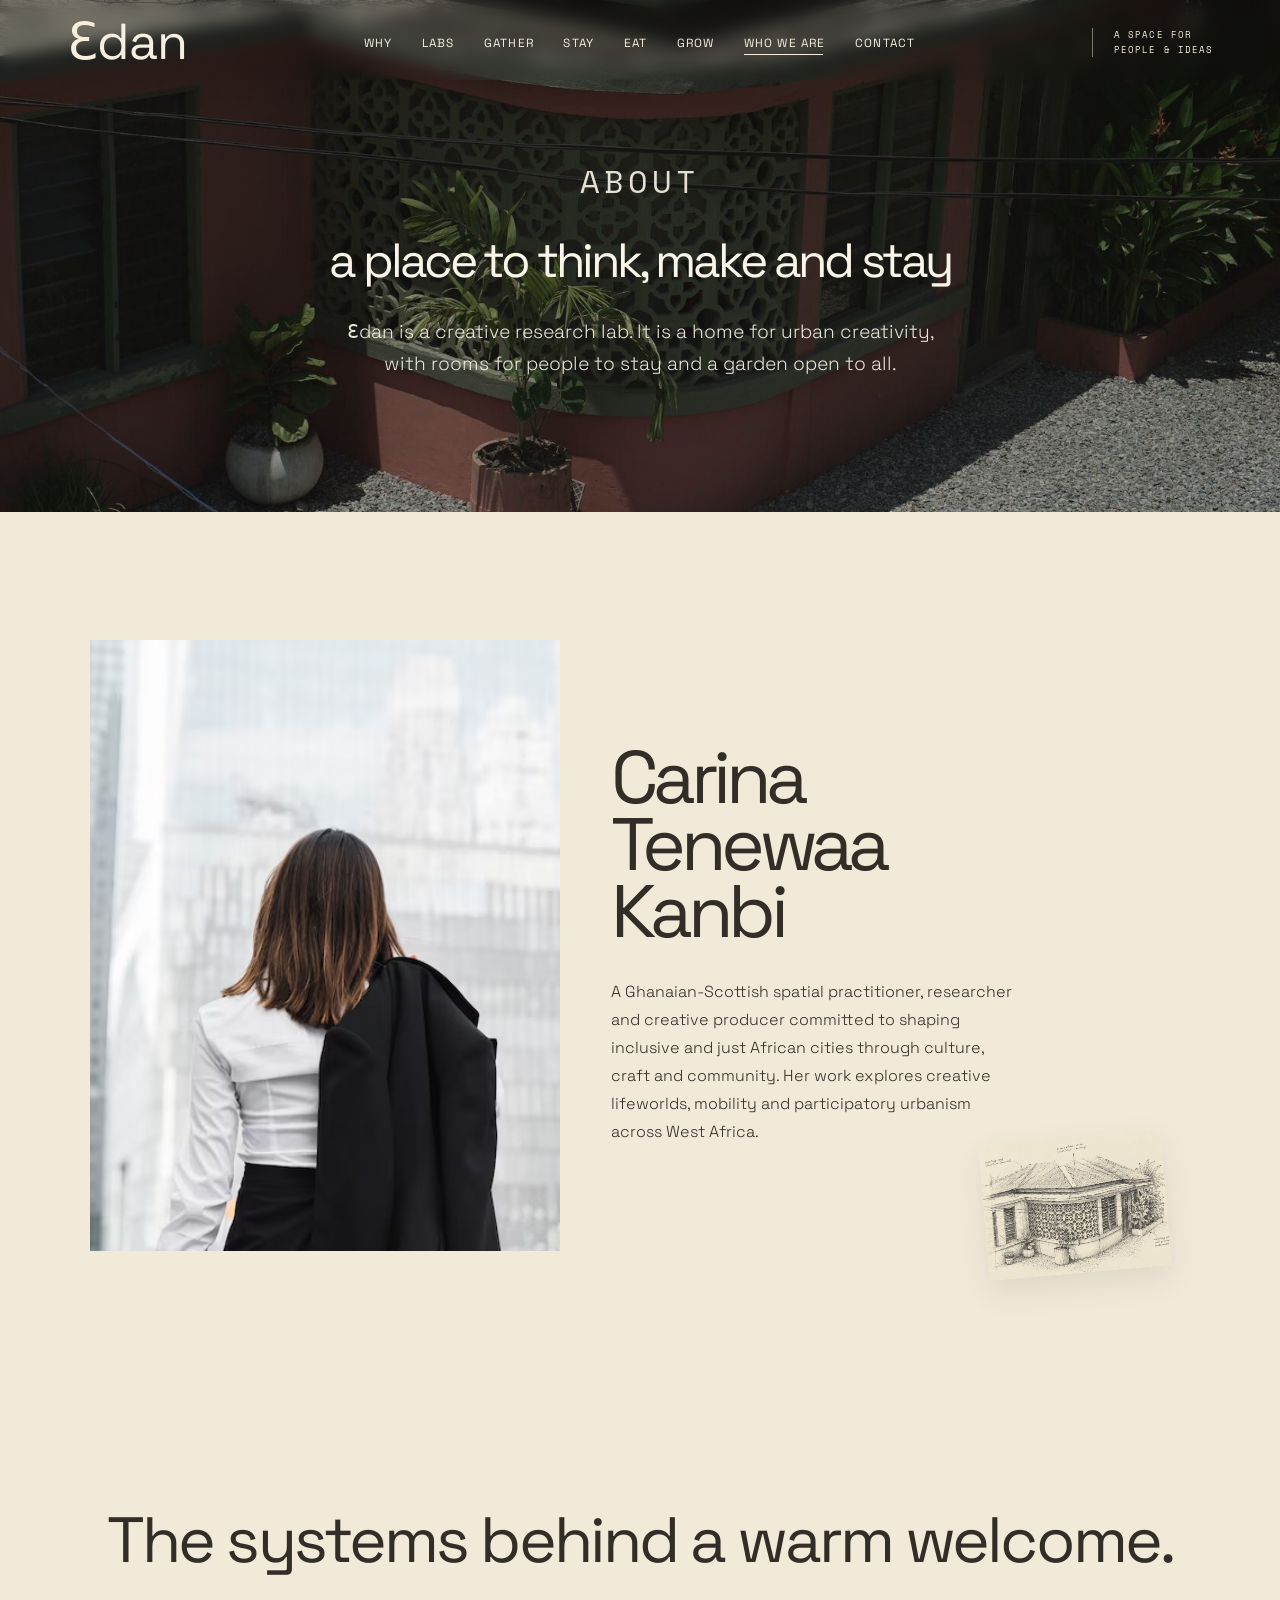
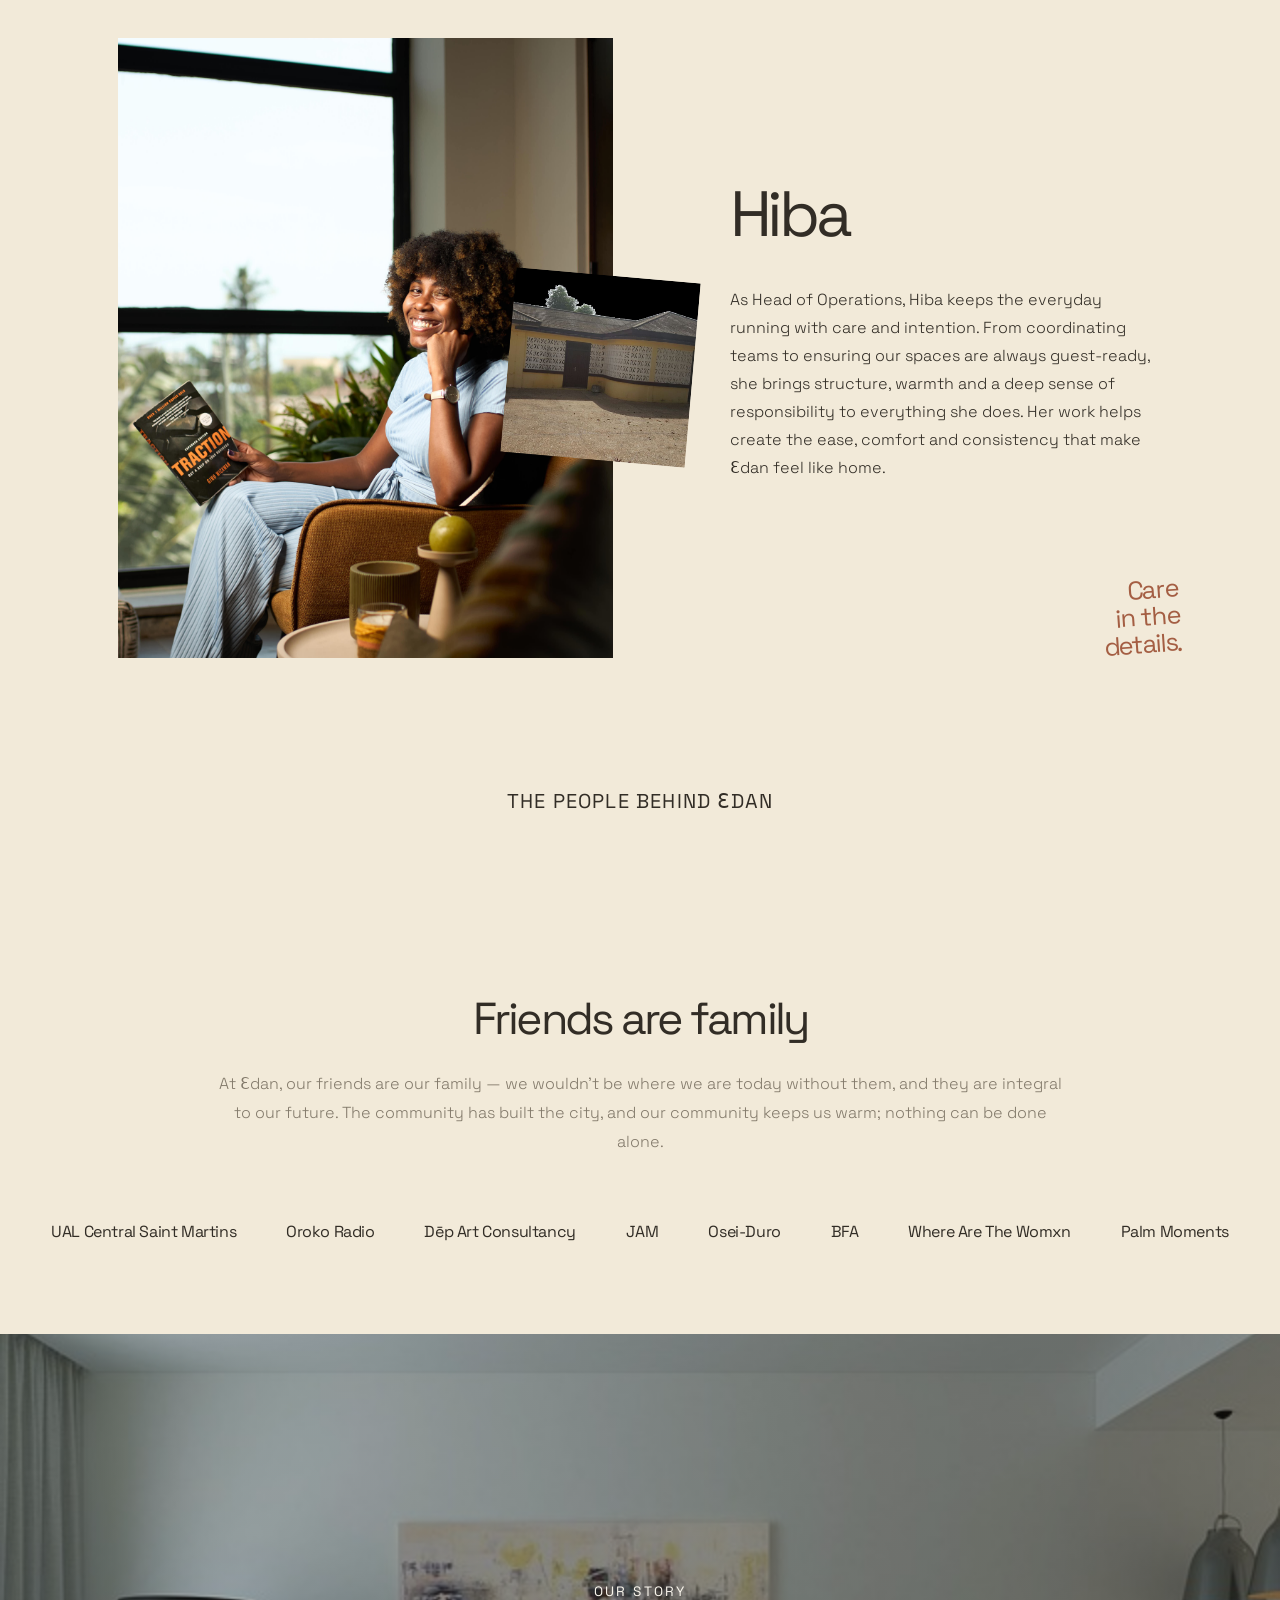
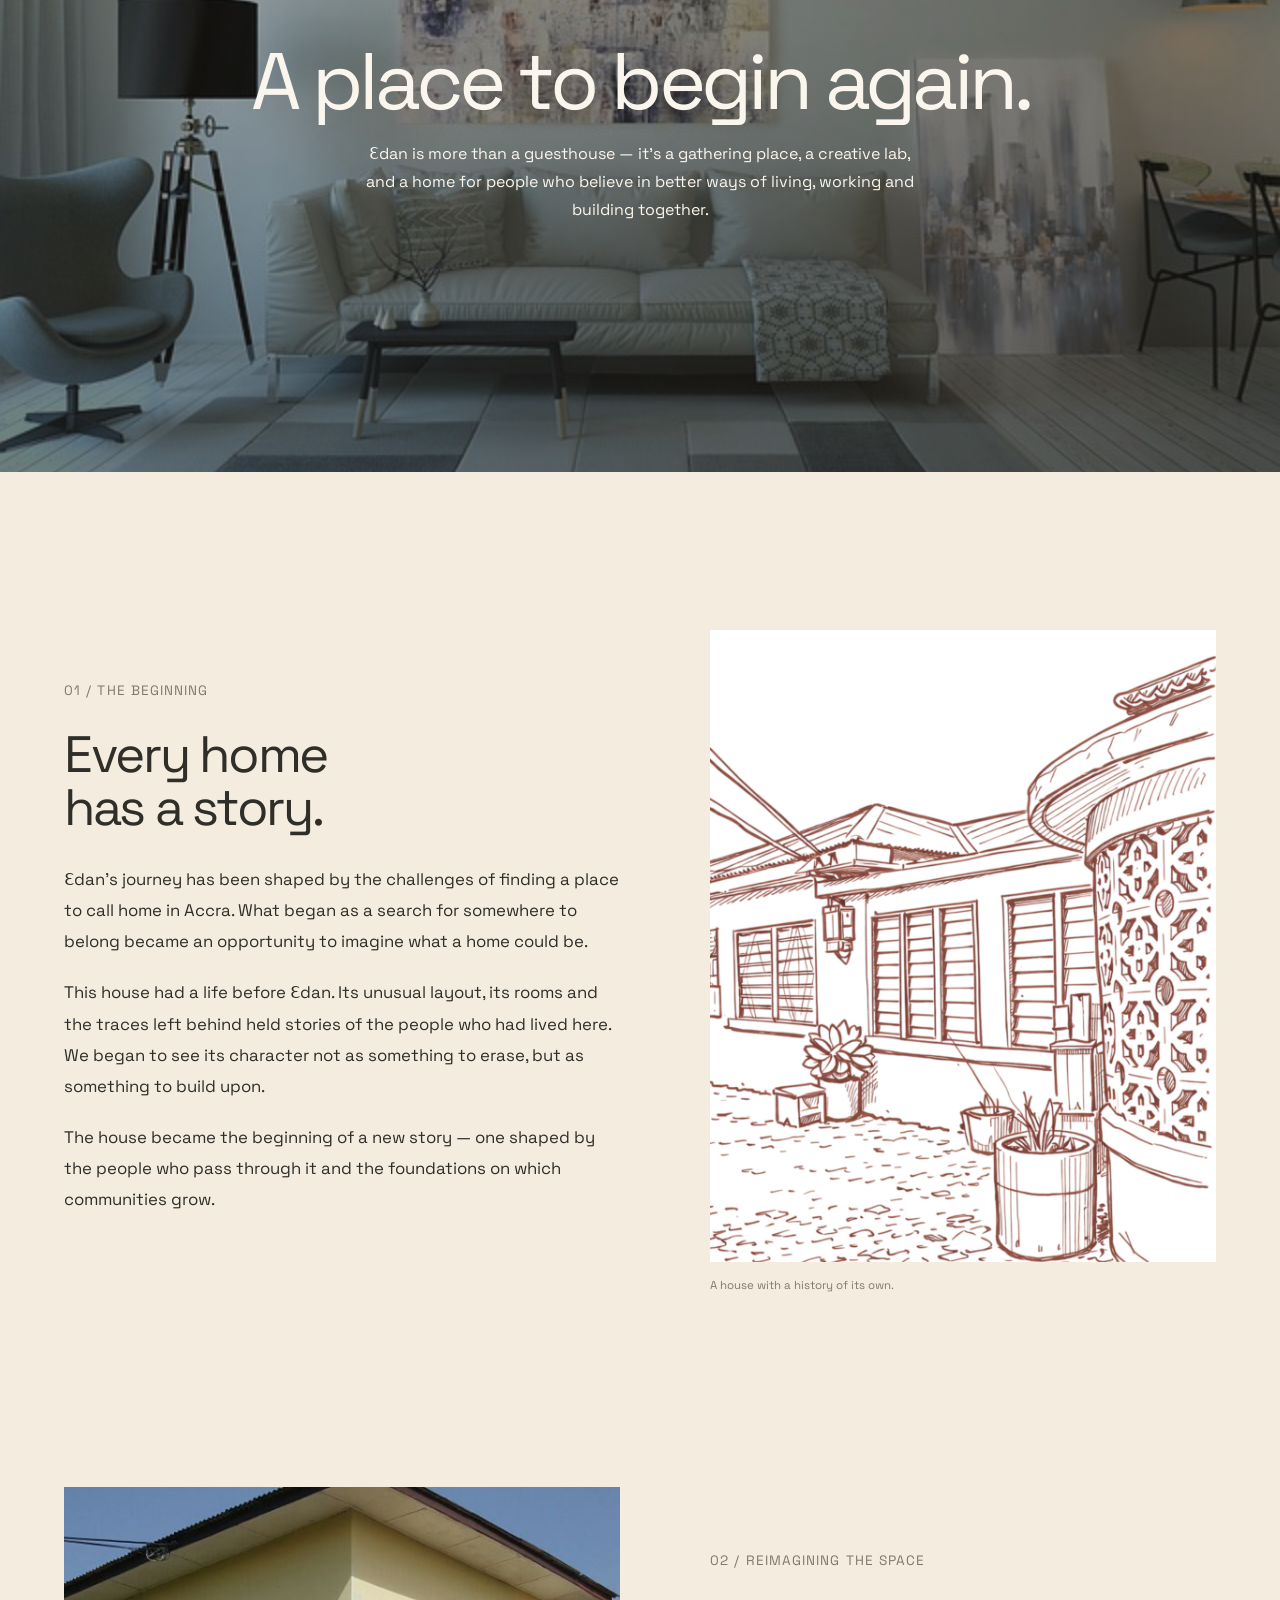
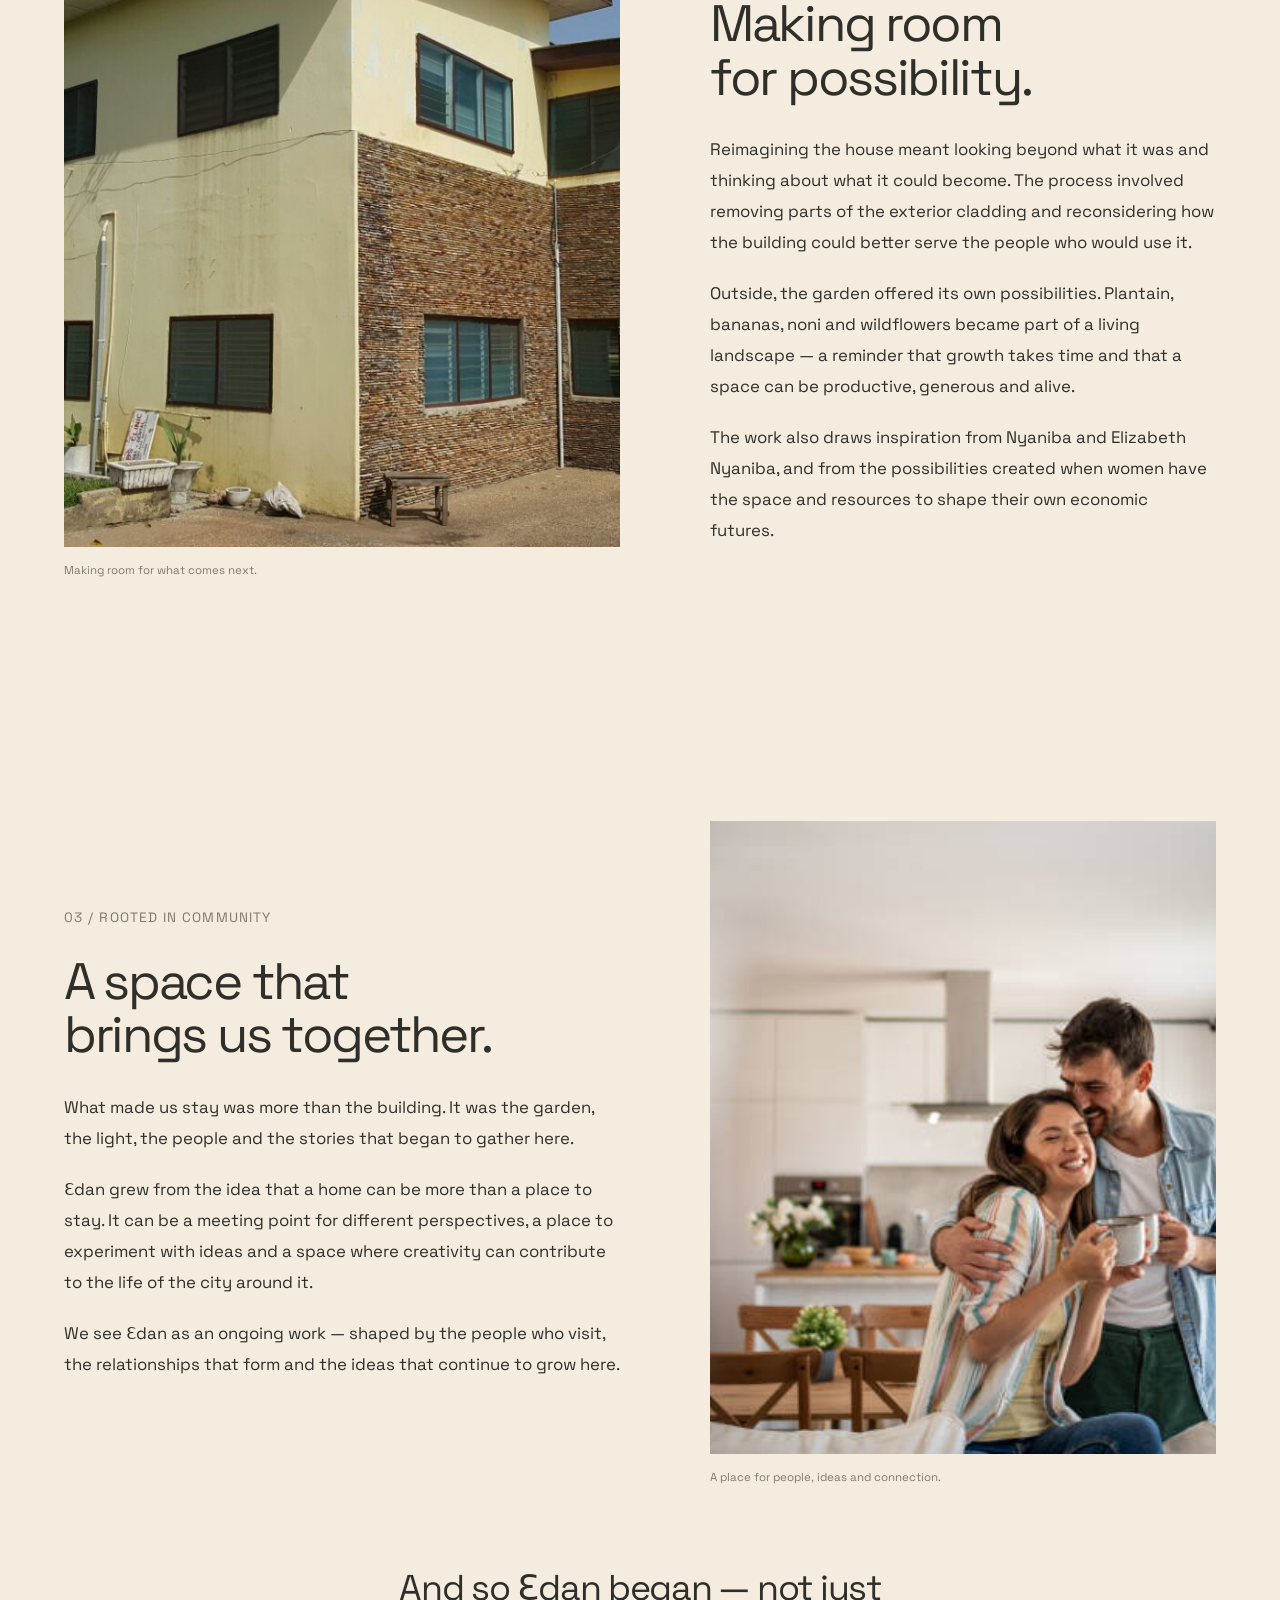
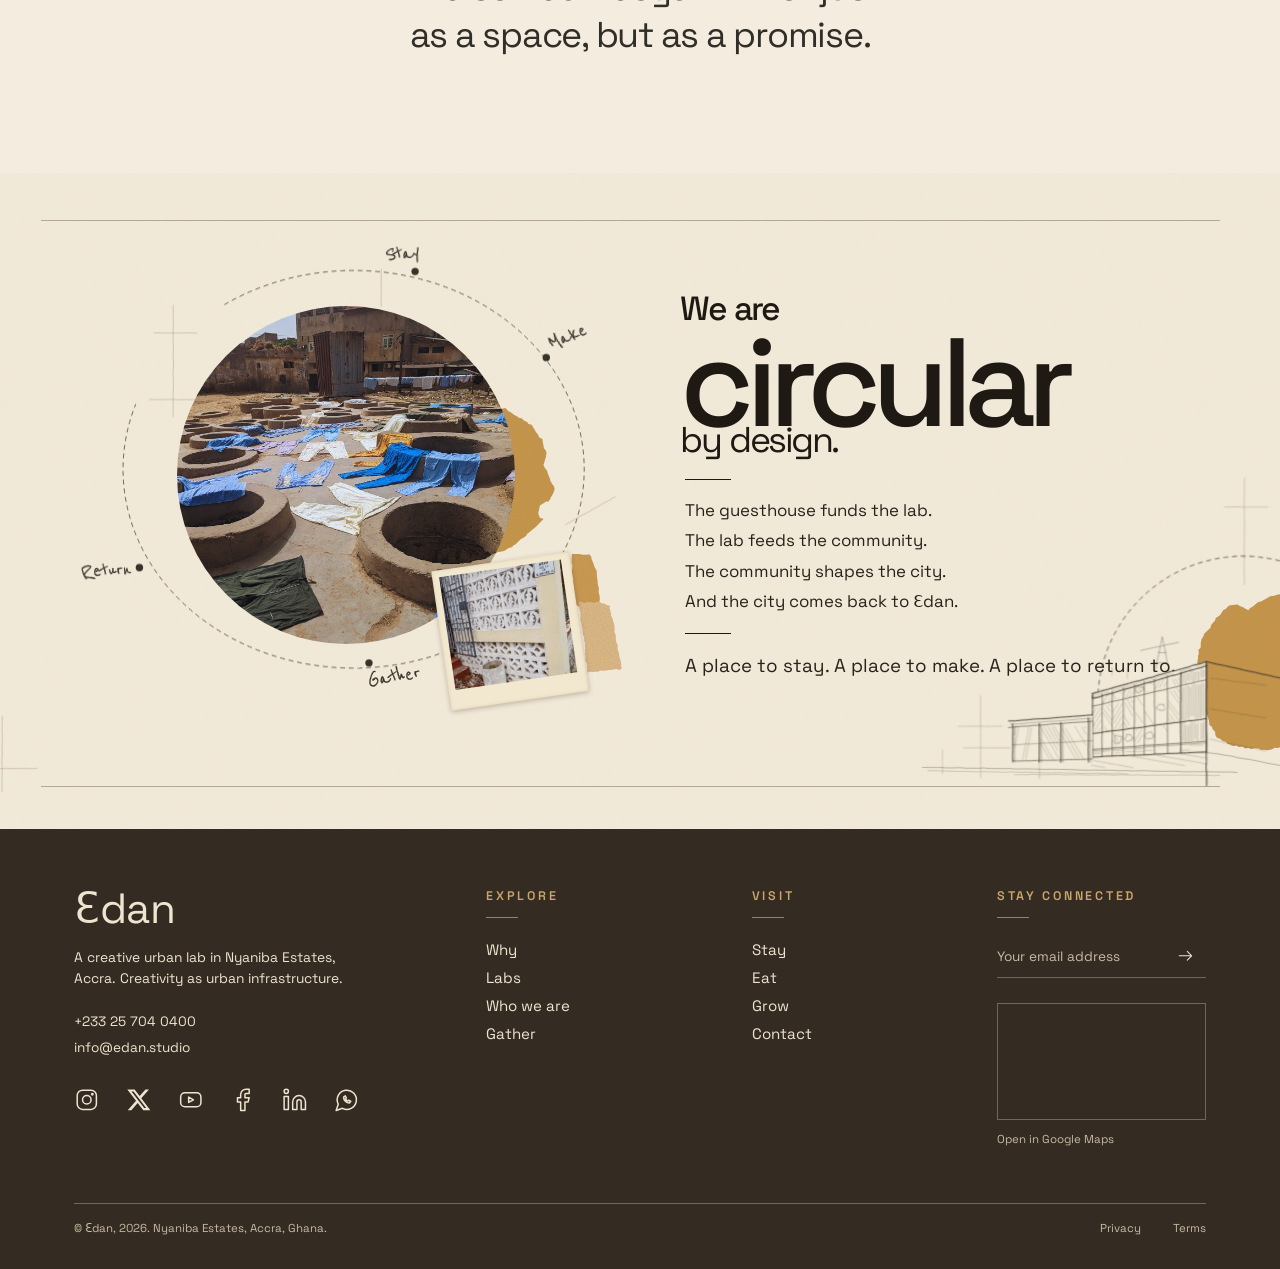
<file: about.html>
<!DOCTYPE html>
<html lang="en">
<head>
<meta charset="UTF-8">
<meta name="viewport" content="width=device-width, initial-scale=1.0">
<title>About — Ɛdan</title>
<meta name="description" content="Carina Tenewaa Kanbi's story, the building's history, and how Ɛdan works — circular by design.">
<script>document.documentElement.classList.add('bts-js')</script>
<link rel="preconnect" href="https://fonts.googleapis.com">
<link rel="preconnect" href="https://fonts.gstatic.com" crossorigin>
<link href="https://fonts.googleapis.com/css2?family=Reenie+Beanie&display=swap" rel="stylesheet">
<link rel="stylesheet" href="css/base.css">
<link rel="stylesheet" href="css/tokens.css">
<link rel="stylesheet" href="css/footer.css">
<link rel="stylesheet" href="css/pages/about.css">
<link rel="stylesheet" href="css/pages/carina.css">
<link rel="stylesheet" href="css/pages/our-story.css">
<link rel="stylesheet" href="css/pages/circle.css">
<link rel="stylesheet" href="css/pages/hiba.css">
<link rel="preconnect" href="https://fonts.googleapis.com">
<link rel="preconnect" href="https://fonts.gstatic.com" crossorigin>
<link href="https://fonts.googleapis.com/css2?family=Newsreader:ital,opsz,wght@0,6..72,300..600;1,6..72,300..600&family=Inter:wght@400;500&display=swap" rel="stylesheet">
</head>
<body class="page-about">

<!-- ============ NAV ============ -->
<a class="skip-link" href="#main">Skip to content</a>
<header class="site-nav" id="siteNav">
  <a href="index.html" class="nav-logo">
    <span>Ɛdan</span>
  </a>
  <button class="nav-toggle" id="navToggle" aria-label="Open menu" aria-expanded="false" aria-controls="navLinks">
    <span></span><span></span><span></span>
  </button>
  <nav class="nav-links" id="navLinks" aria-label="Main">
    <a href="index.html#why">Why</a>
    <a href="labs.html">Labs</a>
    <a href="gather.html">Gather</a>
    <a href="stay.html">Stay</a>
    <a href="eat.html">Eat</a>
    <a href="grow.html">Grow</a>
    <a href="about.html">Who we are</a>
    <a href="contact.html">Contact</a>
  </nav>
  <p class="nav-note" aria-hidden="true">A space for<br>people &amp; ideas</p>
</header>

<main id="main">

<!-- ============ ABOUT: BEHIND THE SCENES (prefix: bts) ============
     IMAGE: images/breeze-block-terracotta.jpg (existing path, kept)
     PLACEHOLDER: photo credit in the caption
================================================================= -->
<section class="hero hero--about" id="top" aria-labelledby="bts-title">
  <div class="hero-media" id="heroMedia">
    <img src="images/breeze-block-terracotta.jpg" alt="Terracotta perforated block wall at Ɛdan's building in Accra">
  </div>
  <div class="hero-scrim"></div>

  <div class="hero-content">
    <p class="hero-eyebrow">About</p>
    <h1 class="hero-title" id="bts-title">a place to think, make and stay</h1>
    <p class="hero-sub">Ɛdan is a creative research lab. It is a home for urban creativity, with rooms for people to stay and a garden open to all.</p>
  </div>
</section>


<section class="carina" id="carina">
  <div class="carina__inner">

    <div class="carina__portrait">
      <img
        src="images/ceo.avif"
        alt="Carina Tenewaa Kanbi"
        loading="lazy"
      >
    </div>

    <div class="carina__content">
      <h2 class="carina__name">
        Carina<br>
        Tenewaa Kanbi
      </h2>

      <p class="carina__bio">
        A Ghanaian-Scottish spatial practitioner, researcher
        and creative producer committed to shaping inclusive
        and just African cities through culture, craft and
        community. Her work explores creative lifeworlds,
        mobility and participatory urbanism across West Africa.
      </p>
    </div>

    <div class="carina__detail">
      <img
        src="images/architectural sketch.png"
        alt=""
        loading="lazy"
      >
    </div>

  </div>
</section>


  <!-- ============================================
      HIBA: Head of Operations
      One board, every piece positioned from the reference.
      The tray and the linen are separate, replaceable drawings.
      The portrait is cut to a torn outline (clip-path), with paper layers behind it.
      ============================================ -->
<section class="hiba" id="hiba">
  <div class="hiba__inner">

<div class="hiba__heading">
  <h2 class="hiba__title">The systems behind a warm welcome.</h2>
</div>

    <div class="hiba__portrait">
      <img
        src="images/Hiba.JPEG"
        alt="Hiba, Head of Operations at Ɛdan"
        loading="lazy"
      >
      <span class="hiba__portrait-label">Hiba · Operations</span>
    </div>

    <div class="hiba__bio">
      <h3>Hiba</h3>

      <p>
        As Head of Operations, Hiba keeps the everyday running
        with care and intention. From coordinating teams to
        ensuring our spaces are always guest-ready, she brings
        structure, warmth and a deep sense of responsibility
        to everything she does. Her work helps create the ease,
        comfort and consistency that make Ɛdan feel like home.
      </p>
    </div>

    <div class="hiba__detail">
      <img
        src="images/model-guesthouse.jpg"
        alt=""
        loading="lazy"
      >
    </div>

    <span class="hiba__accent" aria-hidden="true">Care<br>in the<br>details.</span>

  </div>
</section>

<!-- Single shared label, centred, after Carina and Hiba -->
<p class="people-label">The people behind Ɛdan</p>


<!-- ============================================
     FRIENDS ARE FAMILY
     Text only. Same parchment, margins and type as the founder sections.
     ============================================ -->
<section class="ff" aria-labelledby="ff-title">
  <div class="ff__inner">
    <h2 class="ff__eyebrow" id="ff-title">Friends are family</h2>
    <span class="ff__rule" aria-hidden="true"></span>
    <p class="ff__note">At Ɛdan, our friends are our family — we wouldn't be where we are today without them, and they are integral to our future. The community has built the city, and our community keeps us warm; nothing can be done alone.</p>
    <ul class="ff__list">
      <li>UAL Central Saint Martins</li>
      <li>Oroko Radio</li>
      <li>Dēp Art Consultancy</li>
      <li>JAM</li>
      <li>Osei-Duro</li>
      <li>BFA</li>
      <li>Where Are The Womxn</li>
      <li>Palm Moments</li>
    </ul>
  </div>
</section>
  <!-- ============================================
     OUR STORY (static: no animation yet)
     Positions come from the reference, in cqw (1cqw = 1% of the board width).
     Copy: the four story paragraphs are the existing site copy, word for word.
     The headline, intro and block 03 text are from the mockup.
     ============================================ -->


<section class="os" id="our-story">

  <!-- OPENING HERO -->
  <header class="os__hero">

    <img
      class="os__hero-image"
      src="images/our story intro.jpg"
      alt="The architecture and surroundings of Ɛdan"
      fetchpriority="high"
    >

    <div class="os__hero-overlay"></div>

    <div class="os__hero-content">
      <p class="os__hero-eyebrow">Our Story</p>

      <h1 class="os__hero-title">
        A place to begin again.
      </h1>

      <p class="os__hero-intro">
        Ɛdan is more than a guesthouse — it's a gathering place,
        a creative lab, and a home for people who believe in better
        ways of living, working and building together.
      </p>
    </div>

  </header>


  <!-- STORY CHAPTERS -->
  <div class="os__chapters">

    <!-- 01 / THE BEGINNING -->
    <article class="os__chapter os__b1" id="the-beginning">

      <div class="os__chapter-copy">
        <p class="os__eyebrow">01 / The Beginning</p>

        <h2 class="os__chapter-title">
          Every home<br>has a story.
        </h2>

        <div class="os__text">
          <p>
            Ɛdan's journey has been shaped by the challenges of finding
            a place to call home in Accra. What began as a search for
            somewhere to belong became an opportunity to imagine what
            a home could be.
          </p>

          <p>
            This house had a life before Ɛdan. Its unusual layout,
            its rooms and the traces left behind held stories of the
            people who had lived here. We began to see its character
            not as something to erase, but as something to build upon.
          </p>

          <p>
            The house became the beginning of a new story — one shaped
            by the people who pass through it and the foundations on
            which communities grow.
          </p>
        </div>
      </div>

      <figure class="os__chapter-media os__b1-media">
        <img
          class="os__image"
          src="images/breeze-block-detail.webp"
          alt="The original house and architectural details of Ɛdan"
          loading="lazy"
        >
        <figcaption class="os__caption">
          A house with a history of its own.
        </figcaption>
      </figure>

    </article>


    <!-- 02 / REIMAGINING THE SPACE -->
    <article class="os__chapter os__b2" id="reimagining-the-space">

      <figure class="os__chapter-media os__b2-media">
        <img
          class="os__image"
          src="images/house-two-storey.jpg"
          alt="The garden and natural surroundings at Ɛdan"
          loading="lazy"
        >
        <figcaption class="os__caption">
          Making room for what comes next.
        </figcaption>
      </figure>

      <div class="os__chapter-copy">
        <p class="os__eyebrow">02 / Reimagining the Space</p>

        <h2 class="os__chapter-title">
          Making room<br>for possibility.
        </h2>

        <div class="os__text">
          <p>
            Reimagining the house meant looking beyond what it was
            and thinking about what it could become. The process
            involved removing parts of the exterior cladding and
            reconsidering how the building could better serve the
            people who would use it.
          </p>

          <p>
            Outside, the garden offered its own possibilities.
            Plantain, bananas, noni and wildflowers became part of
            a living landscape — a reminder that growth takes time
            and that a space can be productive, generous and alive.
          </p>

          <p>
            The work also draws inspiration from Nyaniba and Elizabeth
            Nyaniba, and from the possibilities created when women
            have the space and resources to shape their own economic
            futures.
          </p>
        </div>
      </div>

    </article>


    <!-- 03 / ROOTED IN COMMUNITY -->
    <article class="os__chapter os__b3" id="rooted-in-community">

      <div class="os__chapter-copy">
        <p class="os__eyebrow">03 / Rooted in Community</p>

        <h2 class="os__chapter-title">
          A space that<br>brings us together.
        </h2>

        <div class="os__text">
          <p>
            What made us stay was more than the building. It was the
            garden, the light, the people and the stories that began
            to gather here.
          </p>

          <p>
            Ɛdan grew from the idea that a home can be more than a
            place to stay. It can be a meeting point for different
            perspectives, a place to experiment with ideas and a
            space where creativity can contribute to the life of
            the city around it.
          </p>

          <p>
            We see Ɛdan as an ongoing work — shaped by the people
            who visit, the relationships that form and the ideas
            that continue to grow here.
          </p>
        </div>
      </div>

      <figure class="os__chapter-media os__b3-media">
        <img
          class="os__image"
          src="images/our story people.jpg"
          alt="People gathering and sharing experiences at Ɛdan"
          loading="lazy"
        >
        <figcaption class="os__caption">
          A place for people, ideas and connection.
        </figcaption>
      </figure>

    </article>


    <!-- CLOSING -->
    <div class="os__closing">
      <p>
        And so Ɛdan began — not just as a space, but as a promise.
      </p>
    </div>

  </div>

</section>


  <!-- ============================================
       CIRCLE
       ============================================ -->
<!-- ============================================
     WE ARE CIRCULAR  (.ci)   static, no animation yet
     Replaces the old dark <section class="section circle-section">.
     Images (your own files, change the paths if yours differ):
       images/dye-pits.jpg            round photo
       images/breeze-block-detail.jpg polaroid
     ============================================ -->
<section class="ci" aria-labelledby="ci-title">
  <svg class="ci__defs" width="0" height="0" aria-hidden="true" focusable="false">
    <defs>
      <filter id="ci-pencil" x="-5%" y="-5%" width="110%" height="110%">
        <feTurbulence type="fractalNoise" baseFrequency=".9" numOctaves="2" seed="4" result="n"/>
        <feDisplacementMap in="SourceGraphic" in2="n" scale="1.3"/>
      </filter>
      <filter id="ci-paper" x="-2%" y="-2%" width="104%" height="104%">
        <feTurbulence type="fractalNoise" baseFrequency=".75" numOctaves="3" seed="9" result="n"/>
        <feColorMatrix in="n" values="0 0 0 0 .42  0 0 0 0 .27  0 0 0 0 .1  0 0 0 .55 -.12" result="g"/>
        <feComposite in="g" in2="SourceGraphic" operator="in" result="gc"/>
        <feMerge><feMergeNode in="SourceGraphic"/><feMergeNode in="gc"/></feMerge>
      </filter>
    </defs>
  </svg>

  <div class="ci__board">
    <div class="ci__stage">

      <!-- left: orbit, round photo, labels, polaroid -->
      <div class="ci__art">
        <svg class="ci__svg" viewBox="0 0 610 566" aria-hidden="true" focusable="false">
          <g filter="url(#ci-paper)"><path class="scrap a" d="M469.3 189.3 L472.0 190.2 L475.1 191.2 L478.9 190.1 L481.6 190.7 L484.4 190.7 L486.6 190.9 L489.9 192.1 L493.1 191.2 L495.8 194.1 L498.3 195.3 L499.3 196.1 L501.8 198.1 L504.4 199.4 L506.7 200.9 L509.0 201.3 L511.2 203.4 L514.3 204.9 L515.7 206.9 L518.7 207.7 L520.2 210.0 L522.1 213.2 L523.0 215.0 L525.0 217.1 L525.9 219.9 L529.2 221.4 L529.7 224.9 L530.0 226.2 L530.7 230.6 L532.7 232.9 L533.2 235.1 L532.8 238.6 L532.0 241.3 L531.3 243.8 L530.2 246.9 L531.7 249.9 L533.8 252.5 L534.3 254.2 L535.2 257.2 L536.8 260.6 L536.9 262.3 L538.8 265.3 L540.6 267.9 L541.2 270.5 L540.3 273.1 L539.4 275.3 L537.5 278.3 L536.8 280.2 L535.1 282.6 L532.9 282.6 L529.2 284.9 L526.8 286.4 L526.4 288.9 L525.3 293.1 L525.4 294.9 L526.8 298.3 L530.4 299.5 L527.2 302.8 L525.3 304.6 L523.8 306.5 L520.6 309.2 L518.4 310.7 L516.5 312.4 L514.6 313.8 L513.5 315.9 L510.4 318.2 L507.9 319.4 L505.8 321.6 L503.1 324.3 L500.5 325.6 L499.8 326.9 L495.8 328.0 L493.5 329.7 L492.4 330.5 L488.4 331.6 L485.8 331.7 L483.7 333.2 L480.8 332.3 L478.8 334.1 L475.6 333.2 L472.2 334.3 L470.1 334.5 L470.5 333.0 L470.8 330.4 L469.1 327.2 L469.2 325.2 L470.4 322.3 L469.4 318.4 L470.6 316.7 L470.2 313.9 L470.5 311.0 L469.6 308.4 L469.6 306.2 L470.7 302.6 L469.2 300.7 L470.3 297.5 L469.6 294.7 L469.2 292.8 L470.3 290.5 L469.4 286.8 L470.8 285.0 L469.8 282.6 L470.4 279.7 L469.2 277.6 L469.5 273.5 L469.7 271.8 L470.2 268.5 L470.4 266.4 L469.4 264.4 L470.6 261.9 L470.3 258.0 L470.5 256.6 L470.1 254.0 L470.8 250.4 L470.8 248.8 L470.5 244.5 L469.7 242.9 L470.2 240.6 L470.3 236.8 L470.8 234.9 L470.7 231.7 L470.9 229.6 L470.5 227.3 L470.7 224.0 L469.2 221.5 L469.4 219.1 L470.6 216.1 L469.3 212.9 L469.9 211.2 L469.1 208.8 L469.5 205.1 L470.8 203.2 L470.7 200.6 L469.3 197.4 L469.9 195.5 L470.5 193.1 Z"/><path class="scrap b" d="M558.2 333.7 L560.7 333.8 L563.7 333.7 L566.6 333.9 L568.7 334.5 L572.3 334.4 L575.3 334.3 L576.9 336.5 L577.2 338.6 L578.7 342.1 L579.8 345.4 L580.4 347.0 L582.3 350.4 L582.3 352.4 L582.5 356.5 L583.0 358.9 L583.2 362.2 L583.8 365.3 L584.5 368.4 L584.0 370.3 L584.8 373.6 L585.2 375.4 L585.3 378.9 L584.4 380.7 L582.3 381.1 L579.7 381.8 L576.7 382.4 L573.2 382.9 L570.7 384.2 L567.5 384.7 L564.8 385.2 L562.3 383.6 L559.5 382.4 L560.2 380.2 L559.3 378.1 L559.9 374.2 L559.9 372.2 L559.4 369.4 L560.0 366.5 L559.4 364.1 L558.9 361.0 L559.4 358.7 L558.8 355.8 L558.4 353.5 L558.0 350.5 L558.5 347.2 L558.6 345.0 L557.8 342.2 L557.8 339.9 L557.9 336.5 Z"/><path class="scrap c" d="M564.6 380.4 L567.4 380.5 L570.9 381.5 L573.2 380.5 L576.5 380.5 L579.2 381.4 L581.7 381.3 L585.1 380.4 L587.1 381.9 L589.4 382.1 L592.6 383.7 L595.0 384.2 L594.8 386.3 L595.7 389.7 L596.3 392.1 L596.3 394.3 L598.0 397.3 L598.1 399.1 L599.1 401.5 L599.7 405.1 L599.8 407.3 L599.5 409.6 L600.7 412.6 L600.8 415.4 L600.9 417.3 L601.4 419.9 L602.9 423.1 L602.5 425.1 L603.0 428.1 L603.9 430.1 L604.3 433.6 L604.9 435.9 L605.7 438.2 L606.1 440.6 L606.1 443.4 L606.7 445.8 L603.9 446.8 L601.7 446.0 L598.5 446.3 L597.1 446.7 L594.2 446.8 L591.5 447.3 L589.0 447.7 L585.9 447.5 L583.6 448.5 L581.1 448.3 L578.0 449.1 L576.1 448.3 L573.3 449.4 L573.0 447.0 L573.0 443.4 L572.9 440.8 L571.7 439.1 L571.2 435.7 L571.5 432.9 L570.8 431.0 L571.0 428.3 L571.0 425.8 L570.8 423.1 L570.7 420.0 L569.9 417.4 L570.0 415.0 L568.9 412.4 L568.4 409.1 L568.2 406.5 L567.3 403.8 L567.6 402.2 L566.7 399.4 L566.5 396.6 L566.4 393.9 L566.6 391.3 L565.8 389.1 L565.1 386.0 L565.6 384.1 Z"/></g>
          <g filter="url(#ci-pencil)"><path class="dash" d="M219.2 90.2 A225 194 0 1 1 132.3 187.8"/><circle class="dot" cx="405" cy="58" r="3.6"/><circle class="dot" cx="533" cy="142" r="3.6"/><circle class="dot" cx="136" cy="347" r="3.6"/><circle class="dot" cx="360" cy="440" r="3.6"/><path class="guide" d="M168.9 91.1 L169.1 97.0 L168.9 103.2 L169.1 109.2 L169.0 115.1 L168.8 121.2 L169.0 127.2 L169.1 133.3 L168.9 139.3 L169.2 145.6 L169.2 151.6 L168.8 157.5 L169.0 163.5 L169.2 169.7 L168.9 175.9 L168.8 182.0 L169.0 187.9 L168.9 193.9 L168.9 199.8"/><path class="guide" d="M150.1 117.9 L156.1 117.9 L162.2 118.2 L168.1 118.1 L174.0 118.1 L179.8 118.0 L186.1 117.9 L192.2 118.2"/><path class="guide" d="M146.0 182.9 L152.6 183.0 L159.3 183.0 L165.5 182.8 L172.4 183.2 L178.9 183.0 L185.4 183.1 L191.9 183.0"/><path class="guide" d="M372.0 56.0 L371.9 61.9 L371.9 68.2 L371.9 74.0 L371.9 79.8 L371.8 86.1 L372.1 91.9"/><path class="guide" d="M2.1 492.1 L2.2 498.3 L2.0 504.5 L2.2 510.5 L2.2 516.7 L2.0 522.7 L2.2 528.9 L1.8 535.3 L2.1 541.3 L2.1 547.3 L1.9 553.6 L2.0 559.7 L1.8 565.9"/><path class="guide" d="M0.2 543.2 L6.1 543.0 L11.9 543.2 L18.0 543.1 L23.8 542.9 L30.1 543.1 L36.2 543.0"/><path class="guide" d="M552.0 305.0 L557.5 301.9 L562.7 298.9 L568.1 295.8 L573.4 293.2 L578.5 290.0 L584.1 287.1 L589.4 283.9 L594.6 281.2 L600.2 277.9"/></g>
        </svg>
        <div class="ci__photo"><img src="images/dye-pits.jpg" alt="Traditional dye pits with fabric drying in the sun"></div>
        <p class="ci__lbl ci__lbl--stay" aria-hidden="true">Stay</p>
        <p class="ci__lbl ci__lbl--make" aria-hidden="true">Make</p>
        <p class="ci__lbl ci__lbl--return" aria-hidden="true">Return</p>
        <p class="ci__lbl ci__lbl--gather" aria-hidden="true">Gather</p>
        <figure class="ci__polaroid"><img src="images/breeze-block-detail.jpg" alt="Detail of a white breeze-block wall"></figure>
      </div>

      <!-- right: the words -->
      <div class="ci__copy">
        <h2 class="ci__title" id="ci-title"><span class="ci__t1">We are</span><span class="ci__t2">circular</span><span class="ci__t3">by design.</span></h2>
        <span class="ci__rule" aria-hidden="true"></span>
        <div class="ci__manifesto">
          <p>The guesthouse funds the lab.</p>
          <p>The lab feeds the community.</p>
          <p>The community shapes the city.</p>
          <p>And the city comes back to Ɛdan.</p>
        </div>
        <span class="ci__rule" aria-hidden="true"></span>
        <p class="ci__tagline">A place to stay. A place to make. A place to return to.</p>
      </div>

      <!-- bottom right: building sketch -->
      <svg class="ci__sketch" viewBox="880 330 369 236" aria-hidden="true" focusable="false">
        <g filter="url(#ci-paper)"><path class="scrap a" d="M1168.9 435.6 L1168.9 433.0 L1169.7 431.3 L1169.3 427.7 L1171.5 425.1 L1171.6 423.2 L1171.6 420.5 L1172.4 417.2 L1173.9 414.7 L1175.2 411.6 L1177.5 409.4 L1178.7 408.0 L1180.8 406.3 L1181.9 403.0 L1183.8 400.7 L1185.6 398.9 L1186.0 396.6 L1187.8 395.5 L1190.6 393.4 L1192.4 390.5 L1193.7 388.6 L1195.9 387.7 L1198.9 384.3 L1200.8 383.8 L1203.3 383.7 L1207.2 383.1 L1210.2 384.9 L1213.4 386.1 L1214.6 387.1 L1218.0 388.7 L1219.8 386.5 L1222.1 385.3 L1225.6 382.4 L1227.3 381.0 L1230.2 380.2 L1231.7 379.6 L1235.8 377.4 L1237.6 376.0 L1240.2 374.8 L1242.8 375.0 L1245.1 373.8 L1249.0 373.2 L1250.7 374.0 L1253.7 372.7 L1256.8 372.0 L1259.7 372.1 L1259.3 374.7 L1259.2 376.5 L1259.5 379.4 L1259.7 382.1 L1260.6 385.4 L1260.0 388.2 L1260.3 390.0 L1260.2 393.4 L1260.1 396.0 L1260.2 398.9 L1259.6 401.1 L1260.9 403.4 L1260.7 405.3 L1260.4 408.2 L1260.5 411.1 L1260.1 413.4 L1259.6 417.1 L1260.3 419.3 L1259.3 421.3 L1260.8 423.7 L1260.1 427.2 L1260.0 429.6 L1260.8 432.6 L1259.5 434.6 L1259.9 437.7 L1260.3 439.5 L1260.3 442.5 L1259.1 444.8 L1259.8 447.3 L1260.3 451.3 L1260.8 453.3 L1260.6 455.6 L1260.2 459.0 L1259.2 460.6 L1259.8 463.2 L1259.9 465.3 L1260.3 469.5 L1259.5 470.8 L1259.7 474.5 L1259.5 477.0 L1259.4 479.3 L1260.4 482.1 L1259.3 485.2 L1260.6 487.0 L1260.6 489.8 L1259.4 492.1 L1260.6 494.8 L1259.2 496.9 L1259.4 500.2 L1260.3 502.6 L1259.8 506.1 L1259.7 508.2 L1259.5 510.6 L1259.4 512.5 L1259.7 515.1 L1259.8 518.7 L1260.1 521.5 L1257.3 520.7 L1255.1 521.7 L1252.5 523.2 L1249.4 522.3 L1246.4 523.2 L1243.7 522.9 L1241.2 524.4 L1239.2 525.0 L1236.7 525.5 L1233.2 525.0 L1229.9 525.0 L1228.5 523.8 L1225.5 523.6 L1223.4 523.6 L1220.8 524.3 L1218.1 523.0 L1214.7 523.8 L1212.7 521.8 L1208.8 522.3 L1206.5 520.8 L1202.9 521.4 L1199.3 519.6 L1197.9 519.3 L1196.0 517.1 L1193.3 516.7 L1190.1 513.9 L1187.6 513.5 L1185.8 510.5 L1185.6 507.3 L1183.4 505.3 L1182.4 502.6 L1180.0 500.7 L1179.7 496.9 L1179.0 494.8 L1178.6 493.3 L1177.0 489.8 L1175.8 487.1 L1175.0 484.4 L1175.2 481.7 L1174.2 480.2 L1173.9 477.3 L1173.7 474.1 L1171.6 471.8 L1171.4 469.8 L1172.0 466.4 L1171.3 462.9 L1170.1 460.3 L1169.3 457.6 L1169.0 455.3 L1168.0 452.4 L1168.0 450.4 L1168.7 447.0 L1168.1 444.5 L1168.7 442.2 L1168.3 438.3 Z"/></g>
        <g filter="url(#ci-pencil)"><path class="dash" d="M1071.0 478.0 L1071.1 472.7 L1071.4 467.4 L1071.9 462.2 L1072.6 456.9 L1073.5 451.7 L1074.5 446.5 L1075.8 441.4 L1077.3 436.3 L1078.9 431.3 L1080.7 426.3 L1082.7 421.5 L1084.9 416.6 L1087.3 411.9 L1089.9 407.3 L1092.6 402.8 L1095.5 398.3 L1098.5 394.0 L1101.7 389.8 L1105.1 385.7 L1108.6 381.8 L1112.2 377.9 L1116.0 374.3 L1120.0 370.7 L1124.0 367.3 L1128.2 364.1 L1132.5 361.0 L1136.9 358.1 L1141.4 355.4 L1146.0 352.8 L1150.8 350.4 L1155.5 348.1 L1160.4 346.1 L1165.4 344.2 L1170.4 342.5 L1175.5 341.1 L1180.6 339.8 L1185.7 338.6 L1190.9 337.7 L1196.2 337.0 L1201.4 336.5 L1206.7 336.1 L1212.0 336.0 L1217.3 336.1 L1222.6 336.3 L1227.8 336.8 L1233.1 337.4 L1238.3 338.3 L1243.5 339.3 L1248.6 340.5 L1253.7 342.0 L1258.8 343.6 L1263.7 345.4 L1268.6 347.4 L1273.5 349.5 L1278.2 351.9 L1282.9 354.4 L1287.4 357.1 L1291.9 359.9 L1296.2 362.9 L1300.4 366.1"/><path class="guide" d="M1214.1 259.8 L1214.1 266.0 L1214.1 272.1 L1214.0 278.2 L1213.8 284.4 L1214.1 290.5 L1214.0 296.8 L1214.2 302.7 L1214.1 309.1 L1214.1 315.0 L1214.0 321.3 L1213.9 327.3 L1214.1 333.6 L1213.9 339.6 L1213.9 345.5 L1214.0 351.8 L1214.1 358.1 L1213.9 364.0"/><path class="guide" d="M1195.0 287.9 L1201.2 287.9 L1206.9 287.8 L1213.1 288.1 L1218.9 288.2 L1225.1 287.9 L1231.2 288.1 L1236.9 288.1"/><path class="guide" d="M956.6 471.9 L956.7 478.3 L956.6 484.3 L956.6 490.6 L956.6 496.8 L956.6 502.8 L956.9 508.8 L956.7 515.1 L956.7 521.2 L956.8 527.3 L956.6 533.3 L956.7 539.7 L956.8 545.7 L956.8 552.0"/><path class="guide" d="M935.0 502.1 L941.0 502.0 L947.1 501.9 L953.1 502.0 L958.8 502.0 L965.2 502.2 L971.0 501.9 L977.2 501.9"/><path class="guide" d="M939.8 522.9 L946.7 523.1 L953.3 522.9 L960.2 522.9 L966.7 523.1 L973.5 523.1 L980.3 523.1 L987.0 523.2"/><path class="guide" d="M919.4 525.1 L919.3 532.7 L919.3 540.2 L919.5 548.1"/><path class="guide" d="M1014.1 538.1 L1014.0 545.7 L1014.0 553.2"/><path class="guide" d="M1177.8 547.0 L1178.0 552.1 L1178.0 557.1"/><path class="fine" d="M899.9 542.1 L906.2 542.2 L911.8 542.3 L917.8 542.2 L923.8 542.6 L929.9 542.6 L935.9 542.4 L942.3 542.9 L947.9 542.9 L954.1 543.0 L959.9 542.7 L966.0 543.3 L972.2 543.2 L978.0 543.4 L984.5 543.2 L990.5 543.7 L996.6 543.6 L1002.4 543.6 L1008.5 543.7 L1014.4 543.9 L1020.7 544.1 L1026.2 543.9 L1032.3 544.1 L1038.6 544.1 L1044.5 544.3 L1050.4 544.5 L1056.5 544.8 L1062.3 544.9 L1068.6 544.7 L1074.3 544.9 L1080.8 544.9 L1086.7 545.1 L1092.4 545.4 L1098.5 545.2 L1104.8 545.6 L1110.9 545.4 L1116.9 545.3 L1122.8 545.6 L1129.0 545.9 L1134.9 546.0 L1140.7 545.9 L1146.6 545.9 L1152.6 546.3 L1158.6 546.5 L1164.9 546.3 L1170.7 546.4 L1176.9 546.3 L1183.2 546.5 L1188.9 546.6 L1194.9 546.7 L1201.2 546.6 L1206.9 547.1"/><path class="guide" d="M905.0 545.4 L911.1 545.3 L917.1 545.6 L923.4 545.7 L929.3 546.0 L935.3 546.0 L941.4 546.1 L947.7 546.2 L954.0 546.4 L960.1 546.2 L966.2 546.4 L972.0 546.5 L978.4 546.9 L984.4 546.6 L990.1 546.6 L996.5 547.0 L1002.2 546.7 L1008.9 547.0 L1014.4 547.2 L1020.5 547.5 L1026.9 547.4 L1033.2 547.2 L1038.9 547.7 L1045.2 547.6 L1051.2 547.8 L1057.6 548.1 L1063.7 548.2 L1069.3 547.7 L1075.8 548.0 L1081.7 548.2 L1088.1 548.3 L1093.7 548.2 L1100.2 548.7"/><path class="guide" d="M989.8 549.3 L996.0 549.2 L1002.2 549.3 L1008.2 548.8 L1014.3 549.3 L1020.2 549.3 L1026.3 549.1 L1032.3 549.0 L1038.5 549.5 L1044.6 549.4 L1050.4 549.2 L1056.7 549.3 L1062.4 549.6 L1068.6 549.5 L1075.1 549.3 L1080.8 549.4 L1087.0 549.8 L1092.8 549.4 L1099.3 549.4 L1105.3 549.7 L1110.9 549.3 L1117.4 549.9 L1123.5 549.6 L1129.2 549.7 L1135.2 549.6 L1141.2 549.8 L1147.6 549.7 L1153.5 549.6 L1159.4 549.6 L1166.0 549.6 L1171.9 549.9 L1177.9 549.8 L1184.2 550.2 L1189.9 550.0"/><path class="solid" d="M1066.0 470.0 L1177.0 439.0 L1177.0 527.0 L1066.0 532.0 Z"/><path class="ink" d="M1177.3 438.8 L1183.2 440.4 L1189.0 441.7 L1195.1 442.8 L1200.8 444.2 L1206.8 445.4 L1213.1 447.0 L1219.1 448.3 L1225.3 449.5 L1231.0 451.0 L1237.2 452.1 L1243.0 453.6 L1249.1 454.8"/><path class="fine" d="M1177.0 527.3 L1182.8 528.4 L1189.3 529.1 L1194.7 530.2 L1201.3 531.0 L1207.2 532.6 L1212.8 533.6 L1218.8 534.3 L1225.0 535.5 L1231.1 536.8 L1236.8 538.1 L1242.7 539.1 L1248.9 540.2"/><path class="ink" d="M1177.1 440.0 L1176.8 446.2 L1177.2 452.3 L1177.1 458.3 L1177.2 464.1 L1176.9 470.1 L1176.9 476.2 L1177.0 482.2 L1177.2 488.2 L1176.8 493.9 L1176.8 499.9 L1176.8 505.9 L1177.2 511.8 L1177.3 518.3 L1177.2 523.8 L1176.9 530.0 L1177.1 536.3 L1176.7 541.8 L1177.2 547.7 L1177.2 553.8 L1177.3 560.0"/><path class="hatch" d="M1181.1 455.2 L1187.2 455.7 L1193.0 456.7 L1198.9 457.2 L1205.2 458.3 L1211.2 458.8 L1216.9 459.4 L1223.2 460.2 L1228.8 460.9 L1235.0 462.3"/><path class="hatch" d="M1180.7 484.9 L1186.9 486.1 L1192.9 486.8 L1199.1 488.2 L1204.8 488.7 L1210.9 490.3 L1216.7 490.8 L1223.1 492.2 L1229.0 492.7 L1235.0 493.8"/><path class="hatch" d="M1180.7 514.7 L1187.3 516.0 L1193.0 517.6 L1198.8 518.6 L1205.2 519.9 L1210.8 521.1 L1217.3 522.5 L1223.3 523.3 L1228.7 524.8 L1234.7 526.3"/><path class="ink" d="M1065.9 470.0 L1072.0 468.3 L1077.8 466.6 L1083.5 465.2 L1089.4 463.3 L1095.4 461.8 L1101.3 460.1 L1107.1 458.4 L1112.8 457.2 L1118.6 455.3 L1124.7 453.9 L1130.4 451.9 L1135.9 450.5 L1141.8 448.6 L1147.8 447.4 L1153.5 445.7 L1159.7 444.1 L1165.1 442.1 L1171.4 440.9 L1177.1 438.8 L1176.8 440.8 L1177.2 442.8 L1171.4 444.8 L1165.3 446.4 L1159.6 447.9 L1153.8 449.7 L1147.8 451.6 L1141.7 453.0 L1135.9 454.9 L1130.1 456.6 L1124.5 458.4 L1118.4 459.8 L1112.9 461.5 L1106.7 463.3 L1101.2 464.9 L1095.2 466.4 L1089.3 468.4 L1083.5 470.2 L1077.6 471.6 L1072.0 473.5 L1066.0 474.8 L1066.0 472.7 L1066.0 470.0 Z"/><path class="hatch" d="M1175.2 439.5 L1177.1 440.0"/><path class="hatch" d="M1170.1 439.7 L1177.1 442.7"/><path class="hatch" d="M1168.3 441.2 L1174.4 443.6"/><path class="hatch" d="M1164.0 442.2 L1172.6 445.4"/><path class="hatch" d="M1158.4 445.0 L1163.7 447.0"/><path class="hatch" d="M1153.9 445.7 L1161.3 448.5"/><path class="hatch" d="M1151.3 447.1 L1157.0 448.8"/><path class="hatch" d="M1139.6 450.0 L1146.9 452.7"/><path class="hatch" d="M1134.1 450.3 L1140.4 452.6"/><path class="hatch" d="M1129.8 450.8 L1137.1 453.7"/><path class="hatch" d="M1127.0 452.0 L1135.2 455.1"/><path class="hatch" d="M1124.3 453.6 L1129.5 455.6"/><path class="hatch" d="M1119.7 454.3 L1128.4 457.6"/><path class="hatch" d="M1117.2 456.1 L1124.9 459.0"/><path class="hatch" d="M1113.5 457.0 L1121.3 460.1"/><path class="hatch" d="M1108.6 458.1 L1115.3 460.5"/><path class="hatch" d="M1106.4 459.7 L1110.8 461.3"/><path class="hatch" d="M1103.4 460.9 L1109.6 463.0"/><path class="hatch" d="M1095.9 460.7 L1104.2 463.5"/><path class="hatch" d="M1094.3 462.1 L1101.8 465.0"/><path class="hatch" d="M1090.5 463.2 L1096.9 465.3"/><path class="hatch" d="M1085.5 463.6 L1092.8 466.2"/><path class="hatch" d="M1082.9 464.6 L1090.0 467.6"/><path class="hatch" d="M1075.2 466.5 L1085.0 470.1"/><path class="hatch" d="M1074.1 467.8 L1081.3 470.7"/><path class="hatch" d="M1068.2 468.1 L1075.7 471.0"/><path class="hatch" d="M1065.0 469.2 L1074.5 472.6"/><path class="hatch" d="M1065.1 471.5 L1072.3 474.1"/><path class="hatch" d="M1065.1 473.8 L1068.6 475.0"/><path class="ink" d="M1065.9 472.6 L1066.0 478.9 L1066.0 485.5 L1065.8 492.2 L1066.2 499.0 L1066.0 505.6 L1065.9 512.2 L1065.9 519.0 L1066.1 525.4 L1066.0 531.9"/><path class="ink2" d="M1075.3 470.2 L1075.4 476.0 L1075.4 482.2 L1075.0 488.4 L1075.3 494.4 L1075.3 501.0 L1075.4 507.1 L1075.0 513.0 L1075.1 519.2 L1075.4 525.7 L1075.1 531.6"/><path class="ink2" d="M1085.3 467.5 L1085.2 473.5 L1085.0 479.9 L1085.2 486.2 L1085.3 492.7 L1085.0 499.3 L1085.2 505.7 L1085.2 511.9 L1085.0 518.5 L1085.3 524.6 L1085.0 531.2"/><path class="ink2" d="M1096.2 464.5 L1096.2 470.7 L1095.8 476.3 L1096.0 482.3 L1096.0 488.6 L1095.9 494.7 L1095.8 500.7 L1095.8 506.4 L1095.7 512.6 L1095.7 518.7 L1095.9 524.8 L1095.9 530.8"/><path class="ink2" d="M1106.8 461.5 L1106.8 467.8 L1106.7 474.0 L1106.5 480.3 L1106.6 486.4 L1106.9 492.6 L1106.8 499.0 L1106.4 505.2 L1106.5 511.4 L1106.6 517.8 L1106.8 523.7 L1106.8 530.4"/><path class="ink2" d="M1116.3 458.6 L1116.5 465.1 L1116.3 471.7 L1116.4 478.2 L1116.4 484.7 L1116.6 490.9 L1116.6 497.7 L1116.8 503.7 L1116.6 510.3 L1116.5 516.8 L1116.3 523.3 L1116.3 529.9"/><path class="ink2" d="M1126.3 456.2 L1126.5 462.0 L1126.3 468.3 L1126.4 474.3 L1126.3 480.4 L1126.7 486.4 L1126.6 492.5 L1126.7 498.9 L1126.7 504.8 L1126.7 511.0 L1126.6 517.3 L1126.3 523.0 L1126.6 529.1"/><path class="ink2" d="M1138.9 452.8 L1138.9 459.0 L1138.9 465.2 L1139.2 471.9 L1139.2 478.1 L1139.2 484.4 L1139.1 490.5 L1139.0 496.9 L1139.1 503.6 L1139.1 509.6 L1139.2 515.8 L1139.2 522.2 L1139.3 528.8"/><path class="ink" d="M1152.2 449.3 L1152.0 455.3 L1152.0 461.4 L1151.9 467.6 L1152.1 473.4 L1151.8 479.9 L1151.8 485.6 L1151.9 491.6 L1151.9 497.7 L1151.9 504.0 L1152.0 510.2 L1152.1 515.9 L1152.1 522.2 L1152.0 528.1"/><path class="ink" d="M1177.2 442.6 L1177.2 448.4 L1176.9 454.4 L1177.1 460.6 L1176.9 466.6 L1177.0 472.6 L1177.0 478.8 L1176.8 484.6 L1177.0 490.9 L1177.0 496.9 L1177.0 503.1 L1177.1 508.9 L1177.0 515.1 L1176.9 520.9 L1177.0 527.0"/><path class="ink2" d="M1065.8 482.4 L1072.4 481.1 L1078.4 479.6 L1084.4 477.9 L1090.8 476.7 L1096.9 475.3 L1103.2 473.7 L1109.2 472.5 L1115.4 471.1 L1121.3 469.6 L1127.4 468.0 L1133.8 466.8 L1140.2 465.2 L1146.2 463.8 L1152.1 462.3 L1158.5 460.7 L1164.6 459.4 L1170.6 457.9 L1176.9 456.7"/><path class="ink" d="M1066.2 509.0 L1072.3 508.4 L1078.1 507.3 L1084.7 506.4 L1090.7 505.9 L1097.0 505.1 L1103.2 504.0 L1109.3 503.6 L1115.4 502.8 L1121.3 501.7 L1127.9 500.8 L1133.8 500.0 L1139.9 499.3 L1146.2 498.4 L1152.3 497.9 L1158.4 496.8 L1164.9 496.2 L1171.0 495.5 L1177.2 494.3"/><path class="ink2" d="M1065.8 524.7 L1072.2 524.1 L1078.5 523.8 L1084.5 523.3 L1090.6 522.6 L1096.7 522.4 L1103.0 521.9 L1109.2 521.6 L1115.1 520.7 L1121.6 520.4 L1127.7 520.1 L1133.9 519.7 L1139.9 519.2 L1146.4 518.9 L1152.3 518.4 L1158.4 518.0 L1164.4 517.4 L1171.0 517.1 L1177.0 516.4"/><path class="ink" d="M1066.1 532.1 L1072.1 531.8 L1078.2 531.2 L1084.3 531.0 L1090.6 530.7 L1097.0 530.7 L1102.9 530.2 L1109.1 530.2 L1115.5 529.9 L1121.4 529.7 L1127.7 529.1 L1134.0 529.0 L1139.8 528.5 L1146.2 528.5 L1152.3 528.1 L1158.3 527.9 L1164.6 527.5 L1170.7 527.3 L1177.2 527.0"/><path class="fine" d="M1066.0 525.8 L1072.3 525.5 L1078.1 525.1 L1084.5 524.4 L1090.8 524.2 L1096.8 523.7 L1102.8 523.4 L1109.2 523.0 L1115.3 522.6 L1121.5 521.8 L1127.5 521.5 L1133.7 521.0 L1139.8 520.8 L1146.3 520.5 L1152.3 519.9 L1158.5 519.5 L1164.8 519.0 L1170.6 518.5 L1176.8 518.3"/><path class="hatch" d="M1073.4 503.7 L1071.5 507.0"/><path class="hatch" d="M1074.2 495.9 L1068.4 505.9"/><path class="hatch" d="M1074.4 489.0 L1066.9 501.8"/><path class="hatch" d="M1073.8 483.6 L1068.1 493.6"/><path class="hatch" d="M1069.7 483.7 L1066.9 489.0"/><path class="hatch" d="M1067.5 527.2 L1075.4 527.1"/><path class="hatch" d="M1065.5 528.8 L1073.6 528.8"/><path class="hatch" d="M1082.8 474.6 L1081.9 476.3"/><path class="hatch" d="M1081.6 469.5 L1076.2 479.1"/><path class="hatch" d="M1082.4 480.8 L1083.1 482.1"/><path class="hatch" d="M1079.6 482.2 L1083.0 487.2"/><path class="hatch" d="M1076.7 484.8 L1084.6 496.1"/><path class="hatch" d="M1075.8 488.3 L1084.4 500.7"/><path class="hatch" d="M1077.1 502.1 L1080.4 506.9"/><path class="hatch" d="M1074.8 526.3 L1082.4 526.2"/><path class="hatch" d="M1093.8 469.4 L1094.5 470.5"/><path class="hatch" d="M1085.8 470.8 L1088.3 474.7"/><path class="hatch" d="M1094.7 499.4 L1092.2 503.8"/><path class="hatch" d="M1094.3 493.0 L1087.8 504.1"/><path class="hatch" d="M1094.0 487.1 L1087.1 498.8"/><path class="hatch" d="M1094.8 480.0 L1086.0 495.0"/><path class="hatch" d="M1091.1 479.3 L1085.7 488.2"/><path class="hatch" d="M1085.6 507.9 L1091.9 518.9"/><path class="hatch" d="M1085.8 515.6 L1089.1 521.1"/><path class="fine" d="M1094.0 513.6 L1093.3 517.4 L1091.5 518.8 L1087.7 518.3 L1087.8 516.2 L1087.6 511.9 L1088.2 510.5 L1091.3 511.8 L1094.6 511.8 L1095.6 513.6"/><path class="hatch" d="M1086.6 525.6 L1096.0 525.7"/><path class="hatch" d="M1088.1 528.0 L1093.0 528.1"/><path class="hatch" d="M1104.9 468.2 L1102.1 473.2"/><path class="hatch" d="M1102.6 466.5 L1098.9 473.2"/><path class="hatch" d="M1099.4 465.3 L1096.9 469.3"/><path class="hatch" d="M1104.1 476.4 L1105.3 478.9"/><path class="hatch" d="M1099.7 475.8 L1105.4 485.5"/><path class="hatch" d="M1098.0 479.3 L1105.0 492.2"/><path class="hatch" d="M1096.3 491.4 L1101.8 500.5"/><path class="hatch" d="M1096.6 498.3 L1099.4 503.2"/><path class="fine" d="M1104.7 513.1 L1104.1 516.1 L1102.6 515.5 L1099.9 517.1 L1096.9 514.3 L1098.7 513.0 L1099.3 509.6 L1102.7 510.5 L1103.2 510.0 L1106.1 514.2"/><path class="hatch" d="M1098.5 526.8 L1106.4 526.7"/><path class="hatch" d="M1112.4 461.2 L1115.5 465.4"/><path class="hatch" d="M1110.9 464.9 L1113.1 468.2"/><path class="hatch" d="M1108.5 466.6 L1109.9 468.4"/><path class="fine" d="M1115.2 465.8 L1113.6 467.6 L1111.2 469.1 L1109.2 469.1 L1107.8 468.4 L1107.5 465.1 L1110.3 463.2 L1112.8 464.0 L1115.6 463.6 L1116.4 467.4"/><path class="hatch" d="M1109.2 473.2 L1114.8 481.4"/><path class="hatch" d="M1108.2 488.8 L1114.8 498.4"/><path class="hatch" d="M1114.4 510.4 L1110.1 518.1"/><path class="hatch" d="M1114.1 504.8 L1107.1 516.6"/><path class="hatch" d="M1109.4 505.0 L1108.8 506.3"/><path class="hatch" d="M1107.5 524.3 L1114.8 524.2"/><path class="hatch" d="M1106.3 526.7 L1115.7 526.8"/><path class="hatch" d="M1122.5 458.5 L1124.5 461.6"/><path class="hatch" d="M1117.0 487.7 L1125.2 499.7"/><path class="fine" d="M1126.4 510.4 L1124.3 514.0 L1121.3 513.7 L1120.5 514.9 L1116.6 512.3 L1116.8 510.5 L1120.0 508.2 L1123.3 507.3 L1124.2 508.6 L1125.2 512.1"/><path class="hatch" d="M1116.9 525.6 L1124.8 525.6"/><path class="hatch" d="M1138.8 458.4 L1135.6 463.5"/><path class="hatch" d="M1135.3 456.9 L1131.2 464.3"/><path class="hatch" d="M1131.4 458.2 L1127.1 465.6"/><path class="fine" d="M1137.3 484.6 L1135.9 486.3 L1132.6 486.5 L1130.5 485.9 L1128.1 484.5 L1129.3 482.4 L1130.8 480.6 L1134.1 480.7 L1135.4 480.4 L1135.9 483.2"/><path class="hatch" d="M1134.9 501.1 L1138.6 506.5"/><path class="hatch" d="M1149.5 454.8 L1150.8 456.7"/><path class="hatch" d="M1146.5 455.4 L1149.6 460.7"/><path class="hatch" d="M1143.7 455.9 L1147.0 461.7"/><path class="hatch" d="M1148.0 464.5 L1150.7 468.6"/><path class="hatch" d="M1145.2 467.1 L1151.0 475.5"/><path class="hatch" d="M1141.8 467.8 L1150.0 479.3"/><path class="hatch" d="M1140.5 477.5 L1149.9 491.0"/><path class="hatch" d="M1140.1 481.7 L1150.2 496.4"/><path class="hatch" d="M1141.2 490.1 L1145.9 497.4"/><path class="hatch" d="M1140.4 494.2 L1141.9 497.1"/><path class="hatch" d="M1174.7 447.5 L1175.0 453.1"/><path class="hatch" d="M1173.4 445.4 L1173.5 455.2"/><path class="hatch" d="M1171.9 447.2 L1172.2 453.6"/><path class="hatch" d="M1170.0 448.9 L1170.3 456.5"/><path class="hatch" d="M1168.8 448.6 L1168.8 457.2"/><path class="hatch" d="M1167.0 449.2 L1166.8 456.6"/><path class="hatch" d="M1165.6 449.2 L1165.3 458.7"/><path class="hatch" d="M1163.8 448.1 L1163.9 458.5"/><path class="hatch" d="M1161.9 448.0 L1162.2 456.9"/><path class="hatch" d="M1160.1 450.9 L1160.1 458.4"/><path class="hatch" d="M1158.9 450.7 L1158.6 456.7"/><path class="hatch" d="M1156.8 449.8 L1157.1 460.4"/><path class="hatch" d="M1155.1 451.3 L1155.2 459.0"/><path class="hatch" d="M1153.4 450.2 L1153.6 461.2"/><path class="hatch" d="M1174.8 460.5 L1174.9 492.2"/><path class="hatch" d="M1173.1 458.5 L1173.3 491.4"/><path class="hatch" d="M1171.8 461.3 L1171.7 494.0"/><path class="hatch" d="M1170.2 460.9 L1170.4 493.6"/><path class="hatch" d="M1168.8 461.7 L1168.6 493.9"/><path class="hatch" d="M1166.9 461.4 L1166.9 494.8"/><path class="hatch" d="M1165.3 460.9 L1165.2 492.5"/><path class="hatch" d="M1163.4 460.7 L1163.7 491.8"/><path class="hatch" d="M1161.7 464.3 L1161.9 491.9"/><path class="hatch" d="M1160.3 463.2 L1160.1 495.5"/><path class="hatch" d="M1158.8 462.0 L1158.6 493.3"/><path class="hatch" d="M1156.8 462.9 L1157.0 495.4"/><path class="hatch" d="M1155.0 464.4 L1154.9 496.3"/><path class="hatch" d="M1153.4 464.1 L1153.5 495.0"/><path class="hatch" d="M1174.7 497.1 L1174.7 514.9"/><path class="hatch" d="M1173.7 498.6 L1173.5 513.8"/><path class="hatch" d="M1171.8 498.6 L1172.0 515.5"/><path class="hatch" d="M1168.9 498.5 L1168.8 516.2"/><path class="hatch" d="M1167.0 500.3 L1167.2 514.6"/><path class="hatch" d="M1165.5 497.4 L1165.5 514.0"/><path class="hatch" d="M1163.7 498.1 L1163.6 515.9"/><path class="hatch" d="M1161.9 497.1 L1162.1 515.9"/><path class="hatch" d="M1160.4 500.2 L1160.3 515.9"/><path class="hatch" d="M1158.9 501.2 L1158.9 516.5"/><path class="hatch" d="M1157.0 501.3 L1157.0 517.3"/><path class="hatch" d="M1155.9 498.0 L1155.6 516.5"/><path class="hatch" d="M1154.0 498.5 L1154.1 516.0"/><path class="hatch" d="M1160.8 520.3 L1173.9 520.3"/><path class="hatch" d="M1151.4 525.2 L1160.9 525.3"/><path class="solid" d="M986.0 497.0 L1066.0 491.0 L1066.0 537.0 L986.0 537.0 Z"/><path class="ink" d="M984.0 496.8 L990.3 496.7 L996.8 496.0 L1002.7 495.7 L1009.1 494.9 L1015.4 494.7 L1021.7 494.4 L1028.2 493.8 L1034.4 493.2 L1040.8 492.8 L1047.2 492.3 L1053.4 491.9 L1059.7 491.3 L1066.2 490.9"/><path class="ink2" d="M983.9 503.2 L990.5 502.6 L996.8 501.9 L1002.7 501.8 L1009.3 501.0 L1015.8 500.8 L1022.0 500.2 L1028.3 499.5 L1034.4 499.5 L1041.0 498.7 L1047.0 498.3 L1053.6 497.9 L1059.9 497.6 L1065.8 497.0"/><path class="fine" d="M985.9 499.9 L992.1 499.6 L998.5 499.2 L1004.4 498.6 L1010.6 498.1 L1016.8 497.7 L1022.9 497.1 L1029.0 497.0 L1035.0 496.5 L1041.5 495.9 L1047.6 495.5 L1053.6 494.7 L1060.0 494.5 L1066.1 494.2"/><path class="ink" d="M987.9 499.8 L988.2 506.2 L988.0 512.2 L988.1 518.3 L988.1 524.8 L987.9 530.8 L988.1 536.8"/><path class="fine" d="M989.9 502.1 L989.9 509.0 L990.0 516.1 L989.9 522.9 L990.0 530.1 L989.9 537.1"/><path class="ink" d="M1014.1 499.2 L1013.9 505.2 L1014.0 511.8 L1014.1 518.1 L1014.0 524.5 L1014.0 530.7 L1013.8 537.1"/><path class="fine" d="M1015.9 500.9 L1016.1 506.9 L1016.1 513.1 L1015.9 519.0 L1015.9 524.9 L1016.1 530.9 L1016.1 537.1"/><path class="ink" d="M1034.9 498.2 L1035.1 504.3 L1034.9 510.9 L1034.9 517.5 L1034.9 524.1 L1035.1 530.5 L1034.8 537.1"/><path class="fine" d="M1037.0 499.9 L1037.1 506.2 L1036.9 512.4 L1037.1 518.5 L1036.9 524.6 L1037.0 530.8 L1037.0 537.1"/><path class="ink" d="M1061.8 494.0 L1062.1 500.2 L1062.1 506.5 L1062.0 512.2 L1062.0 518.5 L1061.8 524.8 L1062.0 530.7 L1062.0 537.0"/><path class="fine" d="M1063.9 496.0 L1063.9 503.0 L1063.9 509.6 L1064.0 516.5 L1064.0 523.4 L1064.1 530.1 L1064.1 537.0"/><path class="ink2" d="M988.0 535.8 L994.0 535.9 L1000.1 535.7 L1006.2 535.6 L1012.0 535.4 L1018.1 535.2 L1023.9 535.2 L1029.9 535.1 L1036.1 534.9 L1042.1 534.5 L1048.1 534.5 L1054.1 534.4 L1060.0 534.2 L1065.9 533.9"/><path class="fine" d="M987.8 520.0 L994.1 519.8 L1000.1 519.3 L1005.8 519.2 L1012.2 518.8 L1018.1 518.3 L1024.1 518.2 L1030.0 517.9 L1035.8 517.7 L1041.8 517.4 L1047.8 517.1 L1054.2 516.6 L1060.1 516.3 L1065.9 516.1"/><path class="hatch" d="M1006.3 503.7 L1000.8 534.0"/><path class="hatch" d="M1003.7 502.9 L997.9 534.0"/><path class="hatch" d="M993.8 502.6 L990.3 522.7"/><path class="hatch" d="M991.5 501.3 L989.9 510.7"/><path class="hatch" d="M1027.7 500.9 L1033.7 511.5"/><path class="hatch" d="M1026.0 503.0 L1033.6 516.1"/><path class="hatch" d="M1021.9 501.5 L1033.0 520.8"/><path class="hatch" d="M1018.5 501.9 L1031.9 525.3"/><path class="hatch" d="M1015.9 503.7 L1032.6 532.5"/><path class="hatch" d="M1015.9 514.6 L1028.1 535.6"/><path class="hatch" d="M1015.1 518.5 L1023.4 533.1"/><path class="hatch" d="M1058.5 502.2 L1059.5 503.9"/><path class="hatch" d="M1055.7 502.9 L1059.8 509.9"/><path class="hatch" d="M1048.7 501.9 L1059.5 520.0"/><path class="hatch" d="M1039.8 504.3 L1057.6 534.8"/><path class="hatch" d="M1036.2 504.4 L1052.7 532.6"/><path class="hatch" d="M1036.2 510.9 L1049.1 532.9"/><path class="fine" d="M1126.6 448.9 L1128.2 442.2 L1129.6 435.5 L1131.2 428.4 L1132.4 421.8 L1133.9 414.9"/><path class="fine" d="M1141.0 449.1 L1139.5 442.3 L1138.1 435.5 L1136.8 428.6 L1135.5 421.8 L1133.9 414.9"/><path class="fine" d="M1113.0 428.0 L1119.3 426.6 L1125.3 425.2 L1131.5 424.1 L1137.6 422.5 L1144.0 421.3 L1149.9 420.0"/><path class="fine" d="M1128.1 440.1 L1133.6 440.1 L1138.8 439.9"/><path class="fine" d="M1130.1 429.9 L1133.9 430.2 L1137.9 429.9"/><path class="guide" d="M1099.9 455.0 L1099.9 451.1 L1100.1 447.0"/><path class="guide" d="M1085.0 451.9 L1085.1 448.4 L1084.9 444.9"/><path class="hatch" d="M1170.1 527.2 L1178.4 528.6"/><path class="hatch" d="M1151.4 528.7 L1177.6 533.2"/><path class="hatch" d="M1128.1 530.1 L1178.2 538.9"/><path class="hatch" d="M1102.6 531.0 L1155.8 540.4"/><path class="hatch" d="M1066.9 535.4 L1105.3 542.4"/><path class="hatch" d="M1064.7 540.0 L1077.9 542.3"/></g>
      </svg>

    </div>
  </div>
</section>

</main>

<!-- ============ FOOTER ============ -->
<div data-include="partials/nav-footer.html"></div>
<script src="js/include.js"></script>
<script src="js/main.js"></script>
<script src="js/nav.js"></script>
<script src="js/behind-scenes.js" defer></script>

  </body>
</html>
</file>
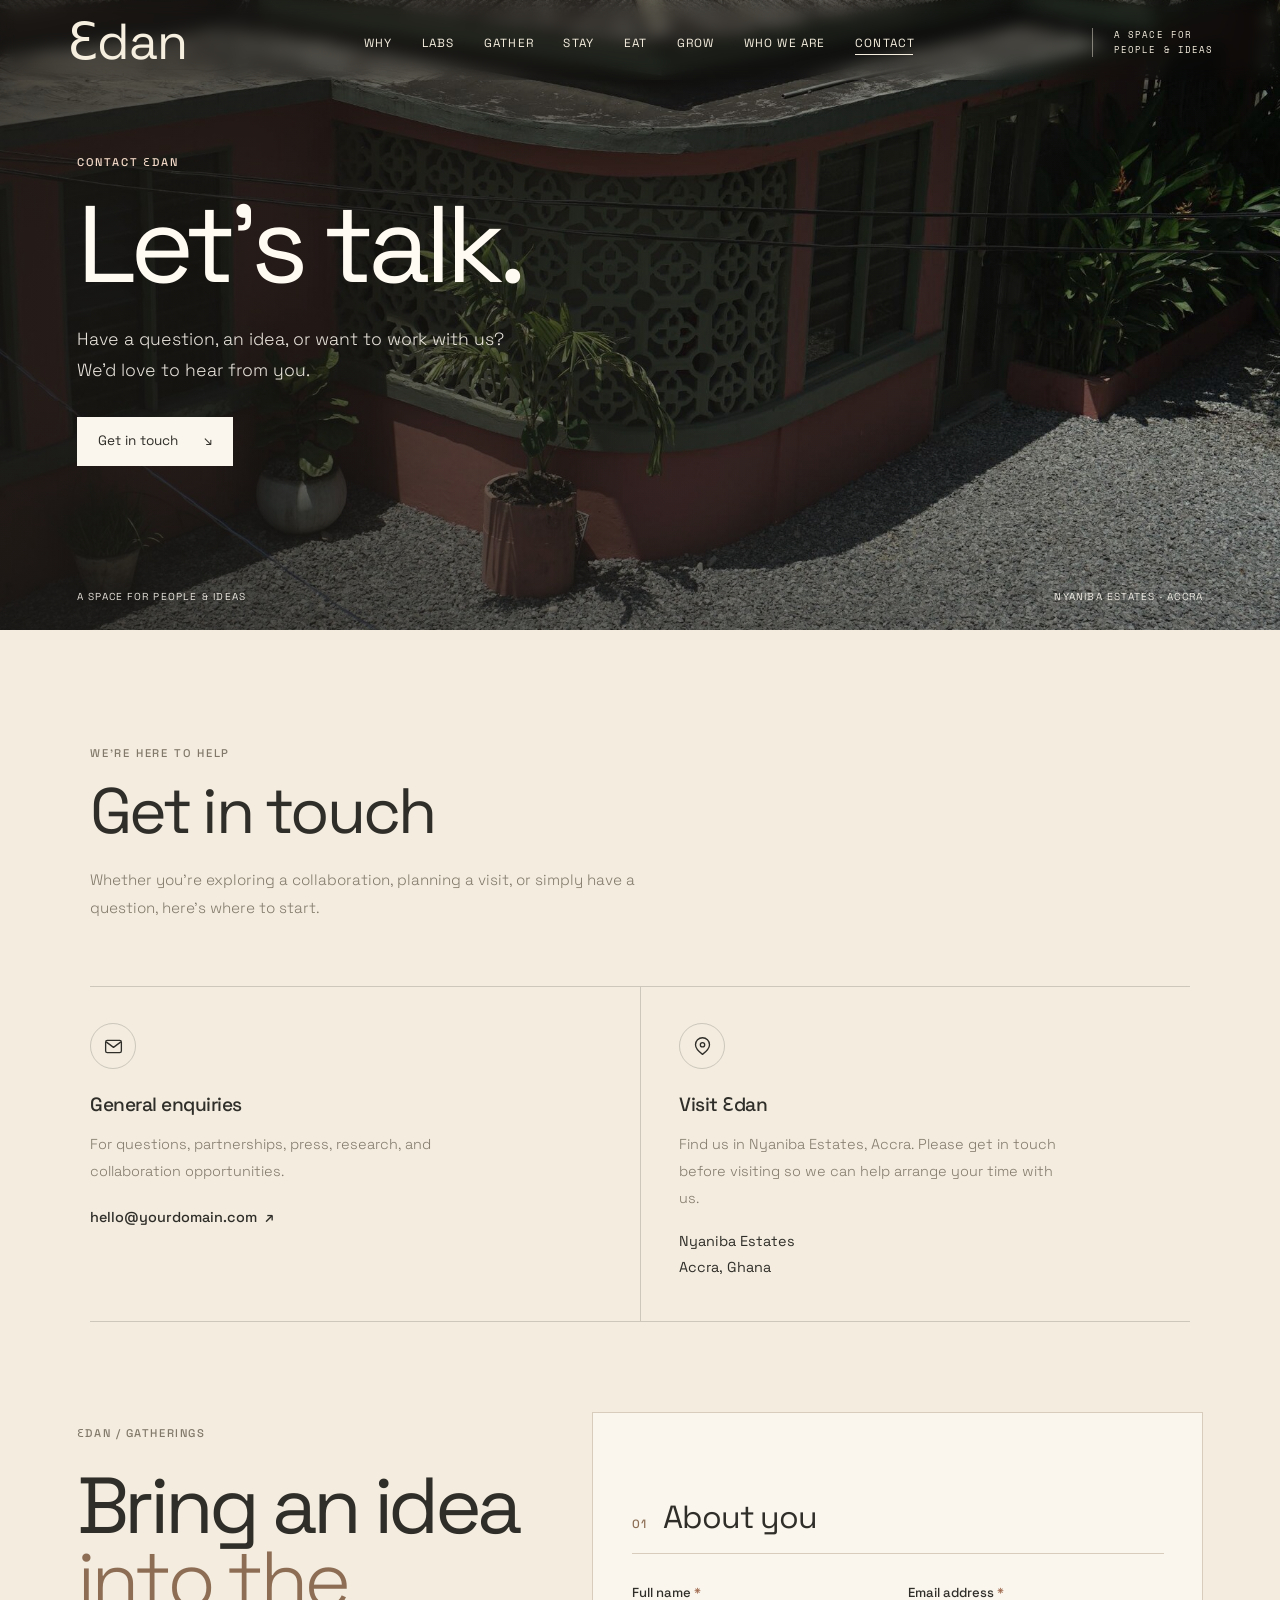
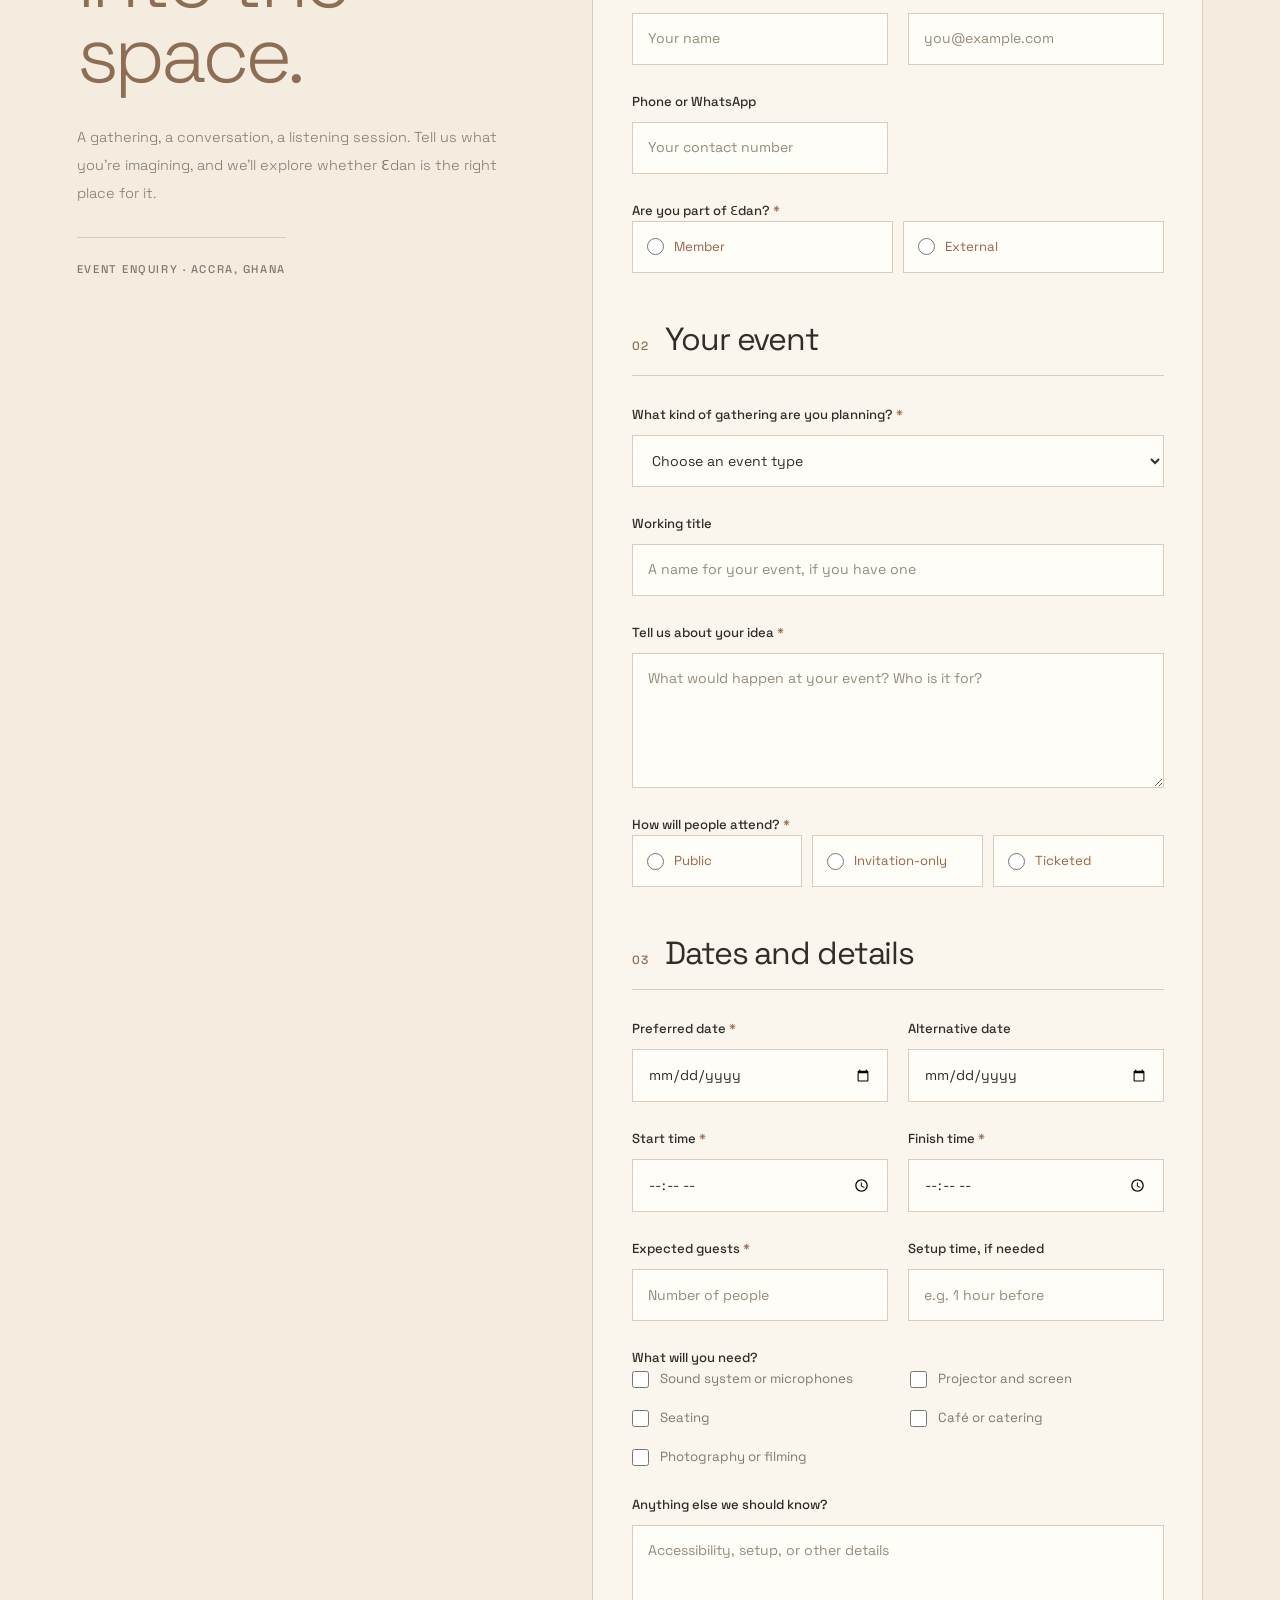
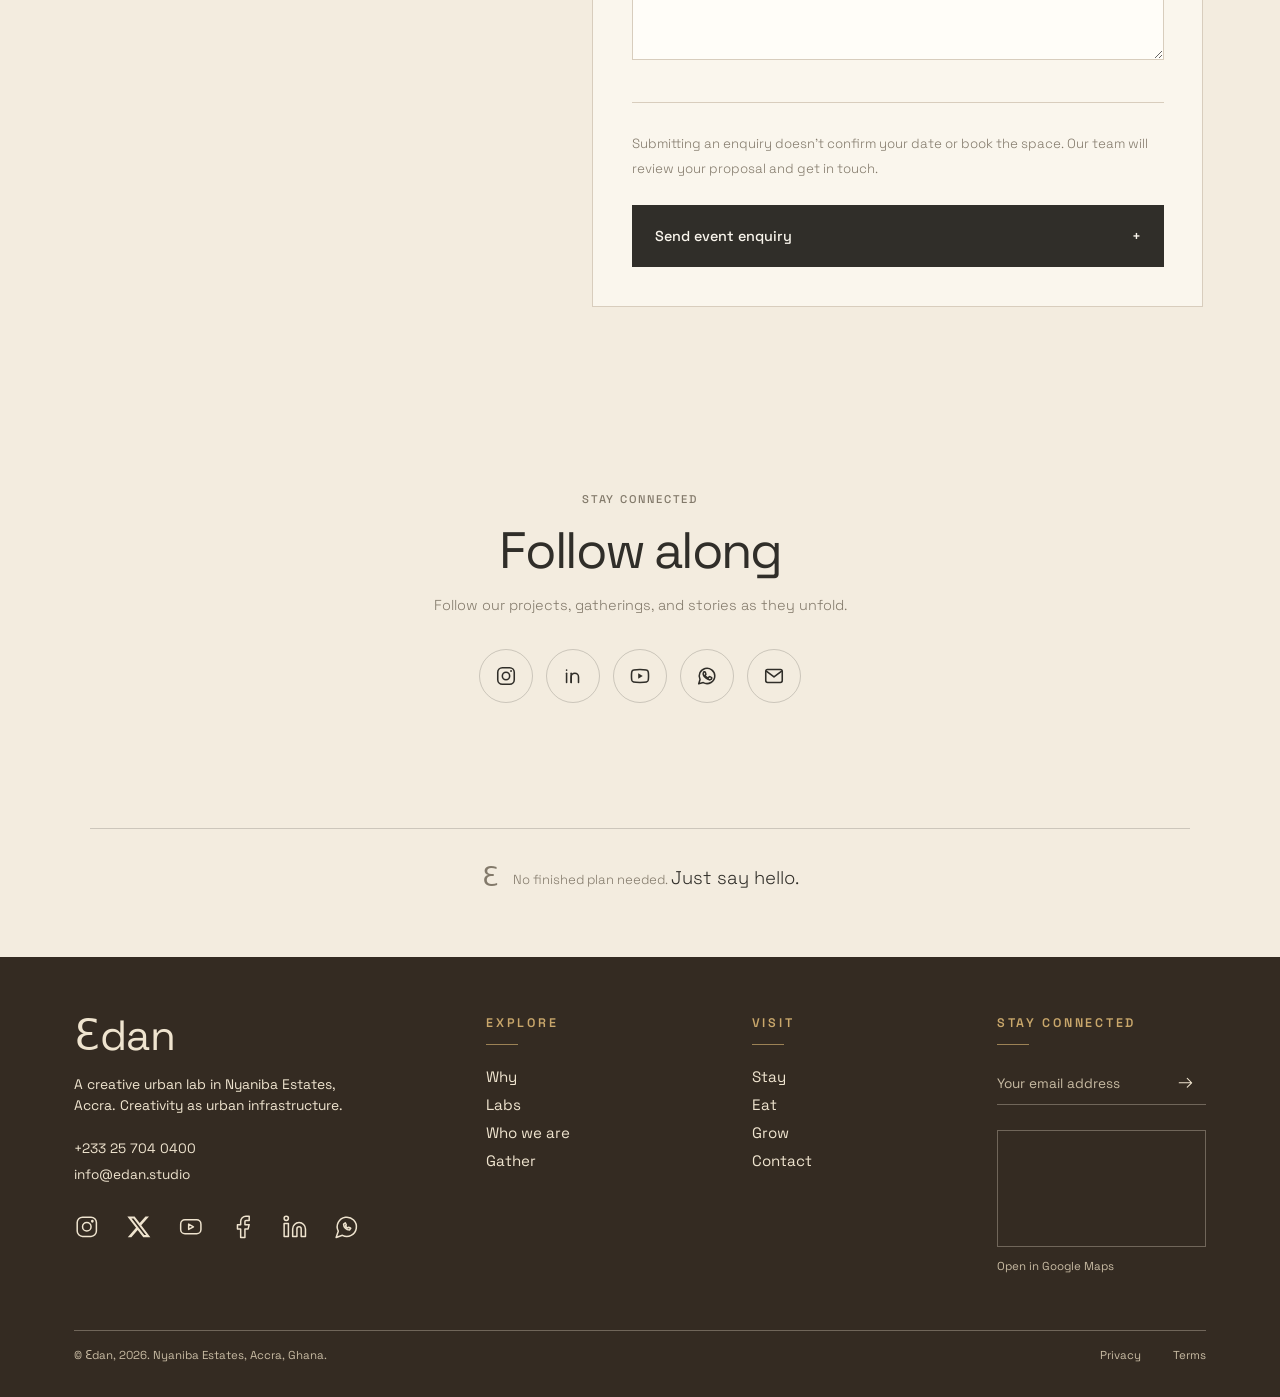
<file: contact.html>
<!DOCTYPE html>
<html lang="en">
<head>
  <meta charset="UTF-8">
  <meta name="viewport" content="width=device-width, initial-scale=1.0">
  <title>Contact — Ɛdan</title>
  <meta name="description" content="Get in touch with Ɛdan, a creative urban lab in Nyaniba Estates, Accra.">

  <link rel="stylesheet" href="css/base.css">
  <link rel="stylesheet" href="css/tokens.css">
  <link rel="stylesheet" href="css/pages/contact.css">
  <link rel="stylesheet" href="css/footer.css">

  <link rel="preconnect" href="https://fonts.googleapis.com">
  <link rel="preconnect" href="https://fonts.gstatic.com" crossorigin>
  <link href="https://fonts.googleapis.com/css2?family=Newsreader:opsz,wght@6..72,300..600&display=swap" rel="stylesheet">
</head>

<body class="page-contact">

  <a class="skip-link" href="#main">Skip to content</a>

  <header class="site-nav" id="siteNav">
    <a href="index.html" class="nav-logo">
      <span>Ɛdan</span>
    </a>

    <button class="nav-toggle" id="navToggle" aria-label="Open menu" aria-expanded="false" aria-controls="navLinks">
      <span></span><span></span><span></span>
    </button>

    <nav class="nav-links" id="navLinks" aria-label="Main">
      <a href="index.html#why">Why</a>
      <a href="labs.html">Labs</a>
      <a href="gather.html">Gather</a>
      <a href="stay.html">Stay</a>
      <a href="eat.html">Eat</a>
      <a href="grow.html">Grow</a>
      <a href="about.html">Who we are</a>
      <a href="contact.html" aria-current="page">Contact</a>
    </nav>

    <p class="nav-note" aria-hidden="true">A space for<br>people &amp; ideas</p>
  </header>

  <main id="main">

    <!-- HERO -->
    <section class="contact-hero" aria-labelledby="contact-title">
      <div class="contact-hero__image">
        <img
          src="images/breeze-block-terracotta.jpg"
          alt="A welcoming corner of Ɛdan's creative space"
          fetchpriority="high"
        >

        <div class="contact-hero__veil"></div>

        <div class="contact-hero__content">
          <p class="contact-eyebrow">CONTACT ƐDAN</p>
          <h1 id="contact-title">Let's talk.</h1>
          <p>
            Have a question, an idea, or want to work with us?
            We'd love to hear from you.
          </p>
          <a class="contact-button contact-button--light" href="#contact-details">
            Get in touch <span aria-hidden="true">↘</span>
          </a>
        </div>

        <div class="contact-hero__caption">
          <span>A SPACE FOR PEOPLE &amp; IDEAS</span>
          <span>NYANIBA ESTATES · ACCRA</span>
        </div>
      </div>
    </section>

    <!-- CONTACT DETAILS -->
    <section class="contact-main" id="contact-details" aria-labelledby="contact-main-title">
      <div class="contact-container">

        <header class="contact-main__heading">
          <p class="contact-eyebrow">WE'RE HERE TO HELP</p>
          <h2 id="contact-main-title">Get in touch</h2>
          <p>
            Whether you're exploring a collaboration, planning a visit,
            or simply have a question, here's where to start.
          </p>
        </header>

        <div class="contact-details">

          <article class="contact-detail">
            <span class="contact-detail__icon" aria-hidden="true">
              <svg viewBox="0 0 24 24">
                <rect x="3" y="5" width="18" height="14" rx="2"></rect>
                <path d="m4 7 8 6 8-6"></path>
              </svg>
            </span>

            <h3>General enquiries</h3>
            <p>
              For questions, partnerships, press, research,
              and collaboration opportunities.
            </p>

            <a class="contact-text-link" href="mailto:hello@yourdomain.com">
              hello@yourdomain.com <span aria-hidden="true">↗</span>
            </a>
          </article>

          <article class="contact-detail">
            <span class="contact-detail__icon" aria-hidden="true">
              <svg viewBox="0 0 24 24">
                <path d="M20 10c0 5-8 11-8 11S4 15 4 10a8 8 0 1 1 16 0Z"></path>
                <circle cx="12" cy="10" r="2.5"></circle>
              </svg>
            </span>

            <h3>Visit Ɛdan</h3>
            <p>
              Find us in Nyaniba Estates, Accra.
              Please get in touch before visiting so we can help arrange your time with us.
            </p>

            <p class="contact-address">
              Nyaniba Estates<br>
              Accra, Ghana
            </p>
          </article>

        </div>

        
<!-- EVENT ENQUIRY -->
<section class="event-enquiry" id="event-enquiry" aria-labelledby="event-enquiry-title">
  <div class="event-enquiry__inner">

    <header class="event-enquiry__intro">
      <p class="event-enquiry__eyebrow">ƐDAN / GATHERINGS</p>
      <h2 id="event-enquiry-title">Bring an idea<br><em>into the space.</em></h2>
      <p>
        A gathering, a conversation, a listening session.
        Tell us what you're imagining, and we'll explore whether
        Ɛdan is the right place for it.
      </p>
      <span class="event-enquiry__note">EVENT ENQUIRY · ACCRA, GHANA</span>
    </header>

    <form
      class="event-form"
      id="eventEnquiryForm"
      action="https://formsubmit.co/nhuang934@gmail.com"
      method="POST"
    >
      <input type="hidden" name="_subject" value="New Event Enquiry | Ɛdan">
      <!-- <input type="hidden" name="_cc" value="YOUR_SECOND_EMAIL,YOUR_CC_EMAIL"> -->
      <input type="hidden" name="_template" value="basic">
      <input type="hidden" name="_captcha" value="true">

      <div class="event-form__heading">
        <span>01</span>
        <h3>About you</h3>
      </div>

      <div class="event-form__grid">
        <div class="event-field">
          <label for="event-name">Full name <span>*</span></label>
          <input id="event-name" name="Full name" type="text"
            autocomplete="name" placeholder="Your name" required>
        </div>

        <div class="event-field">
          <label for="event-email">Email address <span>*</span></label>
          <input id="event-email" name="Email" type="email"
            autocomplete="email" placeholder="you@example.com" required>
        </div>

        <div class="event-field">
          <label for="event-phone">Phone or WhatsApp</label>
          <input id="event-phone" name="Phone or WhatsApp" type="tel"
            autocomplete="tel" placeholder="Your contact number">
        </div>

        <fieldset class="event-field event-field--full">
          <legend>Are you part of Ɛdan? <span>*</span></legend>
          <div class="event-choice">
            <label class="event-choice__option">
              <input type="radio" name="Enquirer type" value="Member" required>
              <span>Member</span>
            </label>
            <label class="event-choice__option">
              <input type="radio" name="Enquirer type" value="External">
              <span>External</span>
            </label>
          </div>
        </fieldset>

        <div class="event-field event-member-fields" hidden>
          <label for="event-membership">Membership name or number</label>
          <input id="event-membership" name="Membership details" type="text"
            placeholder="Membership details">
        </div>

        <div class="event-field event-external-fields" hidden>
          <label for="event-organisation">Organisation or collective</label>
          <input id="event-organisation" name="Organisation or collective" type="text"
            placeholder="Organisation name">
        </div>
      </div>

      <div class="event-form__heading">
        <span>02</span>
        <h3>Your event</h3>
      </div>

      <div class="event-form__grid">
        <div class="event-field event-field--full">
          <label for="event-type">What kind of gathering are you planning? <span>*</span></label>
          <select id="event-type" name="Event type" required>
            <option value="">Choose an event type</option>
            <option>Showcase or exhibition</option>
            <option>Meeting or gathering</option>
            <option>Listening session</option>
            <option>Public talk or conversation</option>
            <option>Launch</option>
            <option>Workshop</option>
            <option>Other</option>
          </select>
        </div>

        <div class="event-field event-field--full">
          <label for="event-title">Working title</label>
          <input id="event-title" name="Working title" type="text"
            placeholder="A name for your event, if you have one">
        </div>

        <div class="event-field event-field--full">
          <label for="event-description">Tell us about your idea <span>*</span></label>
          <textarea id="event-description" name="Event description" rows="5"
            placeholder="What would happen at your event? Who is it for?" required></textarea>
        </div>

        <fieldset class="event-field event-field--full">
          <legend>How will people attend? <span>*</span></legend>
          <div class="event-choice event-choice--wrap">
            <label class="event-choice__option">
              <input type="radio" name="Attendance format" value="Public" required>
              <span>Public</span>
            </label>
            <label class="event-choice__option">
              <input type="radio" name="Attendance format" value="Invitation-only">
              <span>Invitation-only</span>
            </label>
            <label class="event-choice__option">
              <input type="radio" name="Attendance format" value="Ticketed">
              <span>Ticketed</span>
            </label>
          </div>
        </fieldset>
      </div>

      <div class="event-form__heading">
        <span>03</span>
        <h3>Dates and details</h3>
      </div>

      <div class="event-form__grid">
        <div class="event-field">
          <label for="event-date">Preferred date <span>*</span></label>
          <input id="event-date" name="Preferred date" type="date" required>
        </div>

        <div class="event-field">
          <label for="event-alt-date">Alternative date</label>
          <input id="event-alt-date" name="Alternative date" type="date">
        </div>

        <div class="event-field">
          <label for="event-start">Start time <span>*</span></label>
          <input id="event-start" name="Start time" type="time" required>
        </div>

        <div class="event-field">
          <label for="event-end">Finish time <span>*</span></label>
          <input id="event-end" name="Finish time" type="time" required>
        </div>

        <div class="event-field">
          <label for="event-guests">Expected guests <span>*</span></label>
          <input id="event-guests" name="Expected guests" type="number"
            min="1" step="1" placeholder="Number of people" required>
        </div>

        <div class="event-field">
          <label for="event-setup">Setup time, if needed</label>
          <input id="event-setup" name="Setup time" type="text"
            placeholder="e.g. 1 hour before">
        </div>

        <fieldset class="event-field event-field--full">
          <legend>What will you need?</legend>
          <div class="event-needs">
            <label><input type="checkbox" name="Requirements" value="Sound system or microphones"> Sound system or microphones</label>
            <label><input type="checkbox" name="Requirements" value="Projector and screen"> Projector and screen</label>
            <label><input type="checkbox" name="Requirements" value="Seating"> Seating</label>
            <label><input type="checkbox" name="Requirements" value="Café or catering"> Café or catering</label>
            <label><input type="checkbox" name="Requirements" value="Photography or filming"> Photography or filming</label>
          </div>
        </fieldset>

        <div class="event-field event-field--full">
          <label for="event-extra">Anything else we should know?</label>
          <textarea id="event-extra" name="Additional requirements" rows="3"
            placeholder="Accessibility, setup, or other details"></textarea>
        </div>
      </div>

      <div class="event-form__submit">
        <p>
          Submitting an enquiry doesn't confirm your date or book the space.
          Our team will review your proposal and get in touch.
        </p>
        <button type="submit" class="event-submit" id="eventSubmit">
          <span>Send event enquiry</span>
          <span aria-hidden="true">+</span>
        </button>
        <p class="event-form__status" id="eventFormStatus" role="status" aria-live="polite"></p>
      </div>

      <div class="event-form__honeypot" aria-hidden="true">
        <label for="event-website">Leave this field empty</label>
        <input id="event-website" type="text" name="_honey" tabindex="-1" autocomplete="off">
      </div>
    </form>
  </div>
</section>
<!-- END EVENT ENQUIRY -->

        <!-- SOCIAL LINKS -->
        <section class="contact-social" aria-labelledby="contact-social-title">
          <p class="contact-eyebrow">STAY CONNECTED</p>
          <h2 id="contact-social-title">Follow along</h2>
          <p class="contact-social__intro">
            Follow our projects, gatherings, and stories as they unfold.
          </p>

          <div class="contact-social__links">

            <a class="contact-social__link"
               href="https://www.instagram.com/YOUR_USERNAME/"
               target="_blank"
               rel="noopener noreferrer"
               aria-label="Ɛdan on Instagram"
               title="Instagram">
              <svg viewBox="0 0 24 24" aria-hidden="true">
                <rect x="3" y="3" width="18" height="18" rx="5"></rect>
                <circle cx="12" cy="12" r="4"></circle>
                <circle class="icon-fill" cx="17.5" cy="6.5" r="1"></circle>
              </svg>
            </a>

            <a class="contact-social__link"
               href="https://www.linkedin.com/company/YOUR_COMPANY/"
               target="_blank"
               rel="noopener noreferrer"
               aria-label="Ɛdan on LinkedIn"
               title="LinkedIn">
              <svg viewBox="0 0 24 24" aria-hidden="true">
                <path d="M5 9v10"></path>
                <path d="M5 5.5v.1"></path>
                <path d="M10 19v-6a4 4 0 0 1 8 0v6"></path>
                <path d="M10 9v10"></path>
              </svg>
            </a>

            <a class="contact-social__link"
               href="https://www.youtube.com/@YOUR_CHANNEL"
               target="_blank"
               rel="noopener noreferrer"
               aria-label="Ɛdan on YouTube"
               title="YouTube">
              <svg viewBox="0 0 24 24" aria-hidden="true">
                <path d="M21 7.5a2.8 2.8 0 0 0-2-2C17.3 5 12 5 12 5s-5.3 0-7 .5a2.8 2.8 0 0 0-2 2A29 29 0 0 0 2.7 12 29 29 0 0 0 3 16.5a2.8 2.8 0 0 0 2 2c1.7.5 7 .5 7 .5s5.3 0 7-.5a2.8 2.8 0 0 0 2-2 29 29 0 0 0 .3-4.5 29 29 0 0 0-.3-4.5Z"></path>
                <path class="icon-fill" d="m10 9 5 3-5 3Z"></path>
              </svg>
            </a>

            <a class="contact-social__link"
               href="https://wa.me/233XXXXXXXXX"
               target="_blank"
               rel="noopener noreferrer"
               aria-label="Chat with Ɛdan on WhatsApp"
               title="WhatsApp">
              <svg viewBox="0 0 24 24" aria-hidden="true">
                <path d="M20.5 11.7a8.5 8.5 0 0 1-12.6 7.5L3 20.5l1.4-4.7A8.5 8.5 0 1 1 20.5 11.7Z"></path>
                <path d="M8.2 7.8c.2-.4.5-.4.8-.4h.5c.2 0 .4.1.5.4l.8 1.8c.1.2.1.4-.1.6l-.6.7c-.2.2-.2.4 0 .7a7 7 0 0 0 2.8 2.5c.3.1.5.1.6-.1l.9-1.1c.2-.2.4-.3.7-.2l1.7.8c.3.1.4.3.4.5 0 .4-.2 1.2-.7 1.6-.5.5-1.2.7-2 .6-1.1-.2-2.4-.8-3.8-2-1.5-1.3-2.5-2.8-2.8-3.9-.3-1.1.1-1.9.5-2.5Z"></path>
              </svg>
            </a>

            <a class="contact-social__link"
               href="mailto:hello@yourdomain.com"
               aria-label="Email Ɛdan"
               title="Email">
              <svg viewBox="0 0 24 24" aria-hidden="true">
                <rect x="3" y="5" width="18" height="14" rx="2"></rect>
                <path d="m4 7 8 6 8-6"></path>
              </svg>
            </a>

          </div>
        </section>

      </div>
    </section>

    <!-- CLOSING NOTE -->
    <section class="contact-note">
      <div class="contact-note__inner">
        <span class="contact-note__mark" aria-hidden="true">Ɛ</span>
        <p>No finished plan needed. <em>Just say hello.</em></p>
      </div>
    </section>

  </main>

  <div data-include="partials/nav-footer.html"></div>

  <script src="js/include.js"></script>
  <script src="js/main.js"></script>
  <script src="js/nav.js"></script>
  <script src="js/contact.js" defer></script>

</body>
</html>
</file>
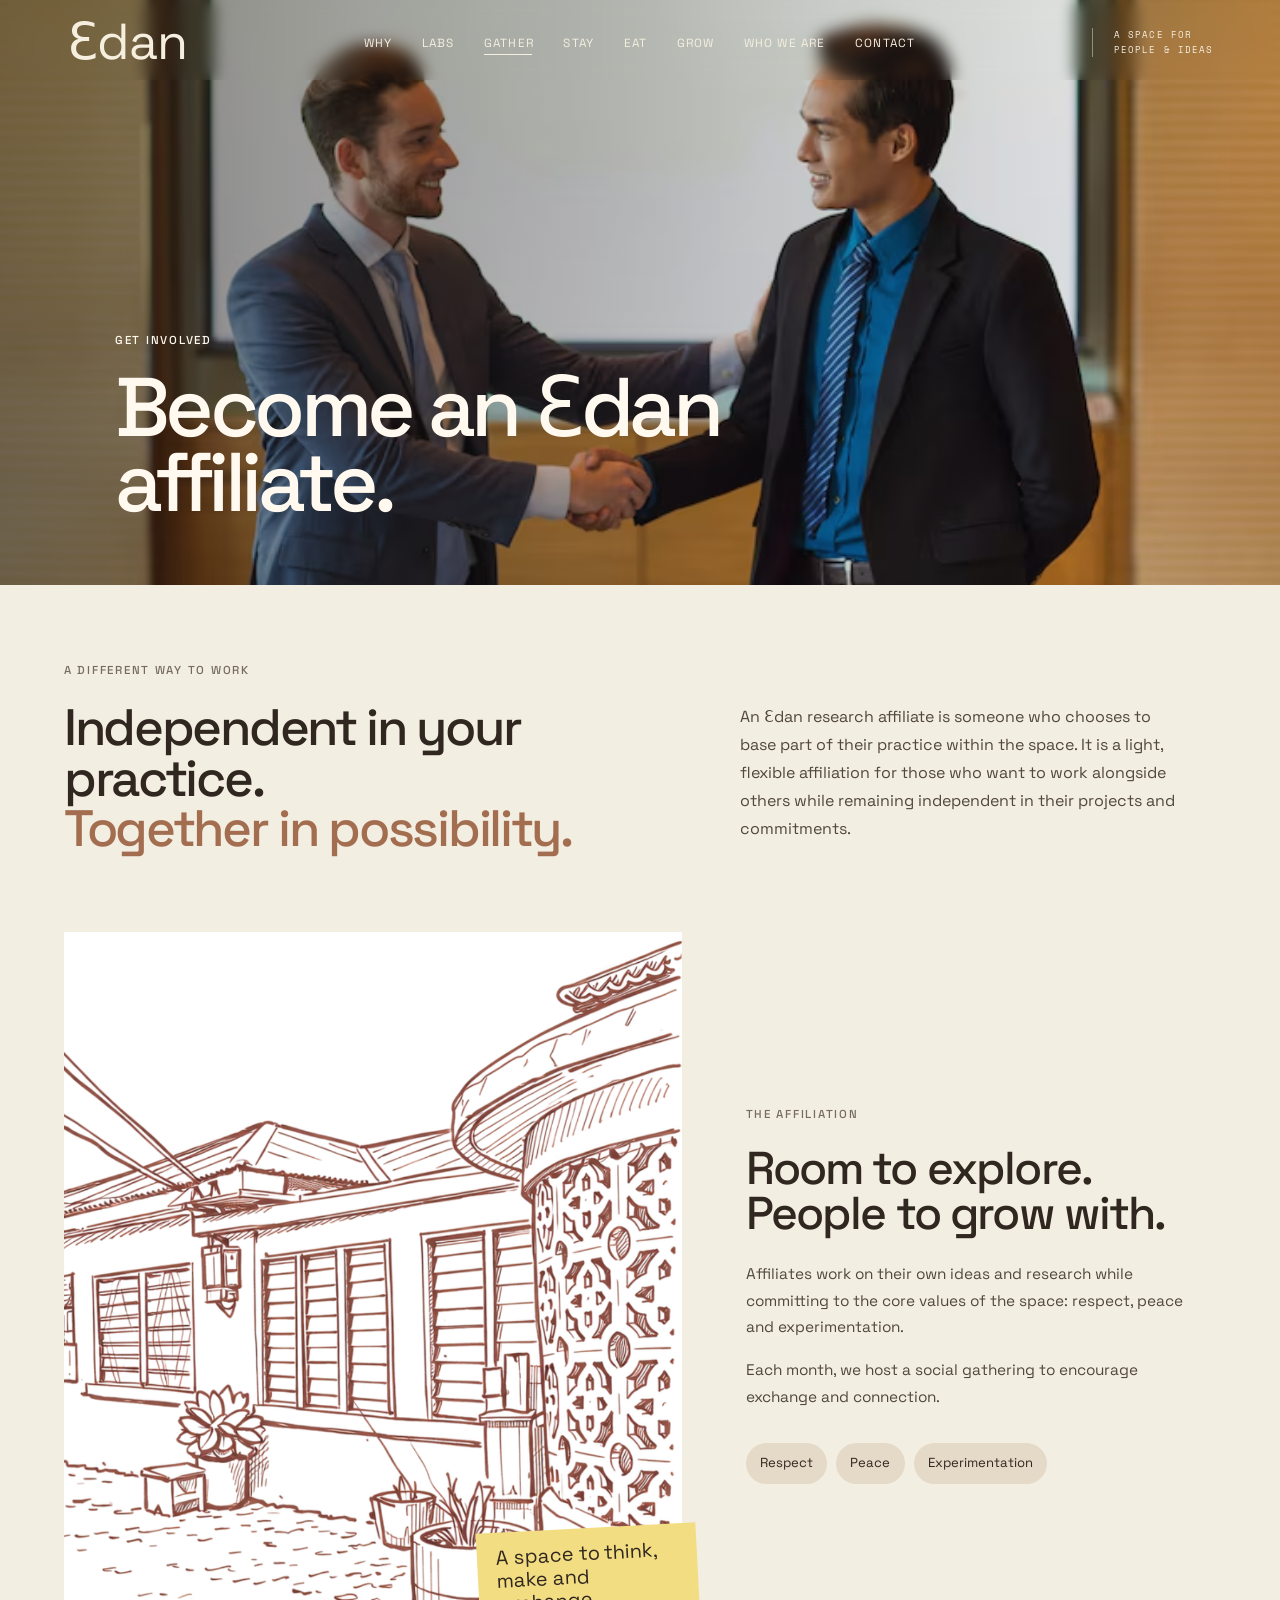
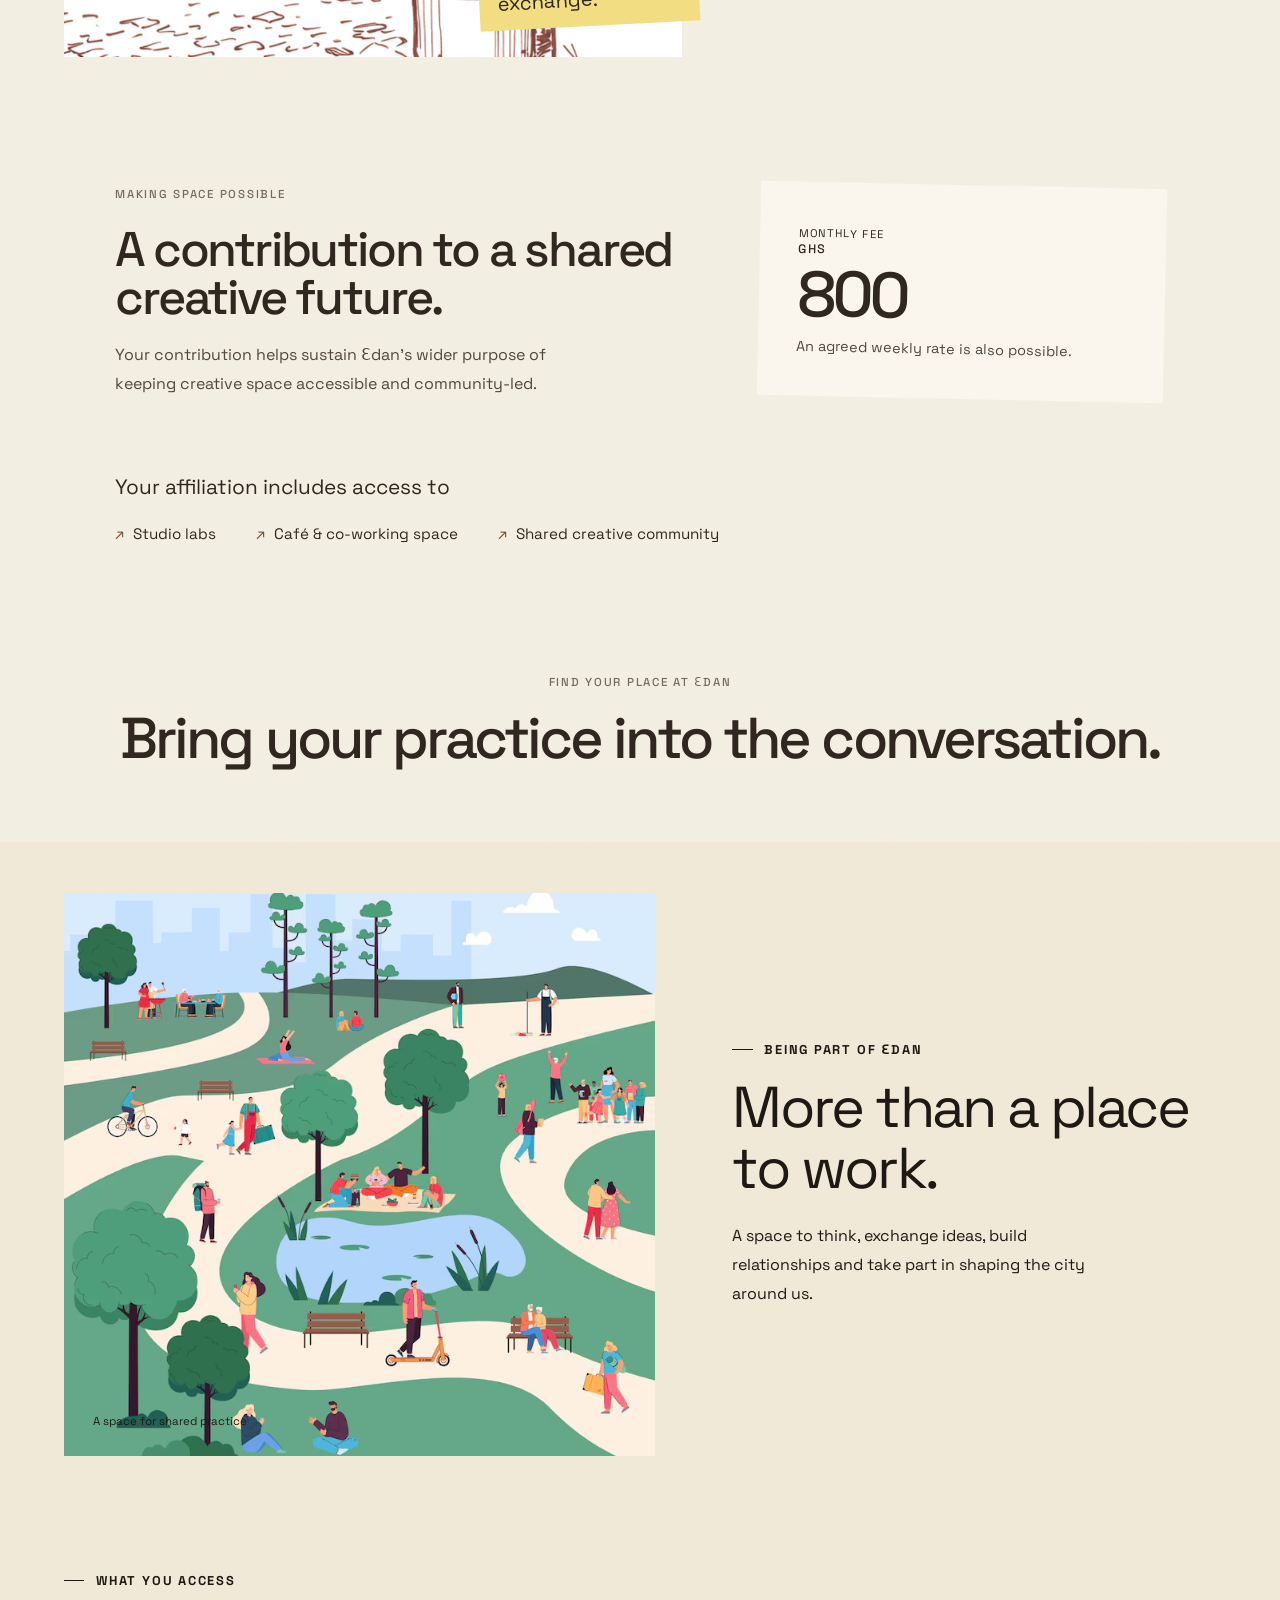
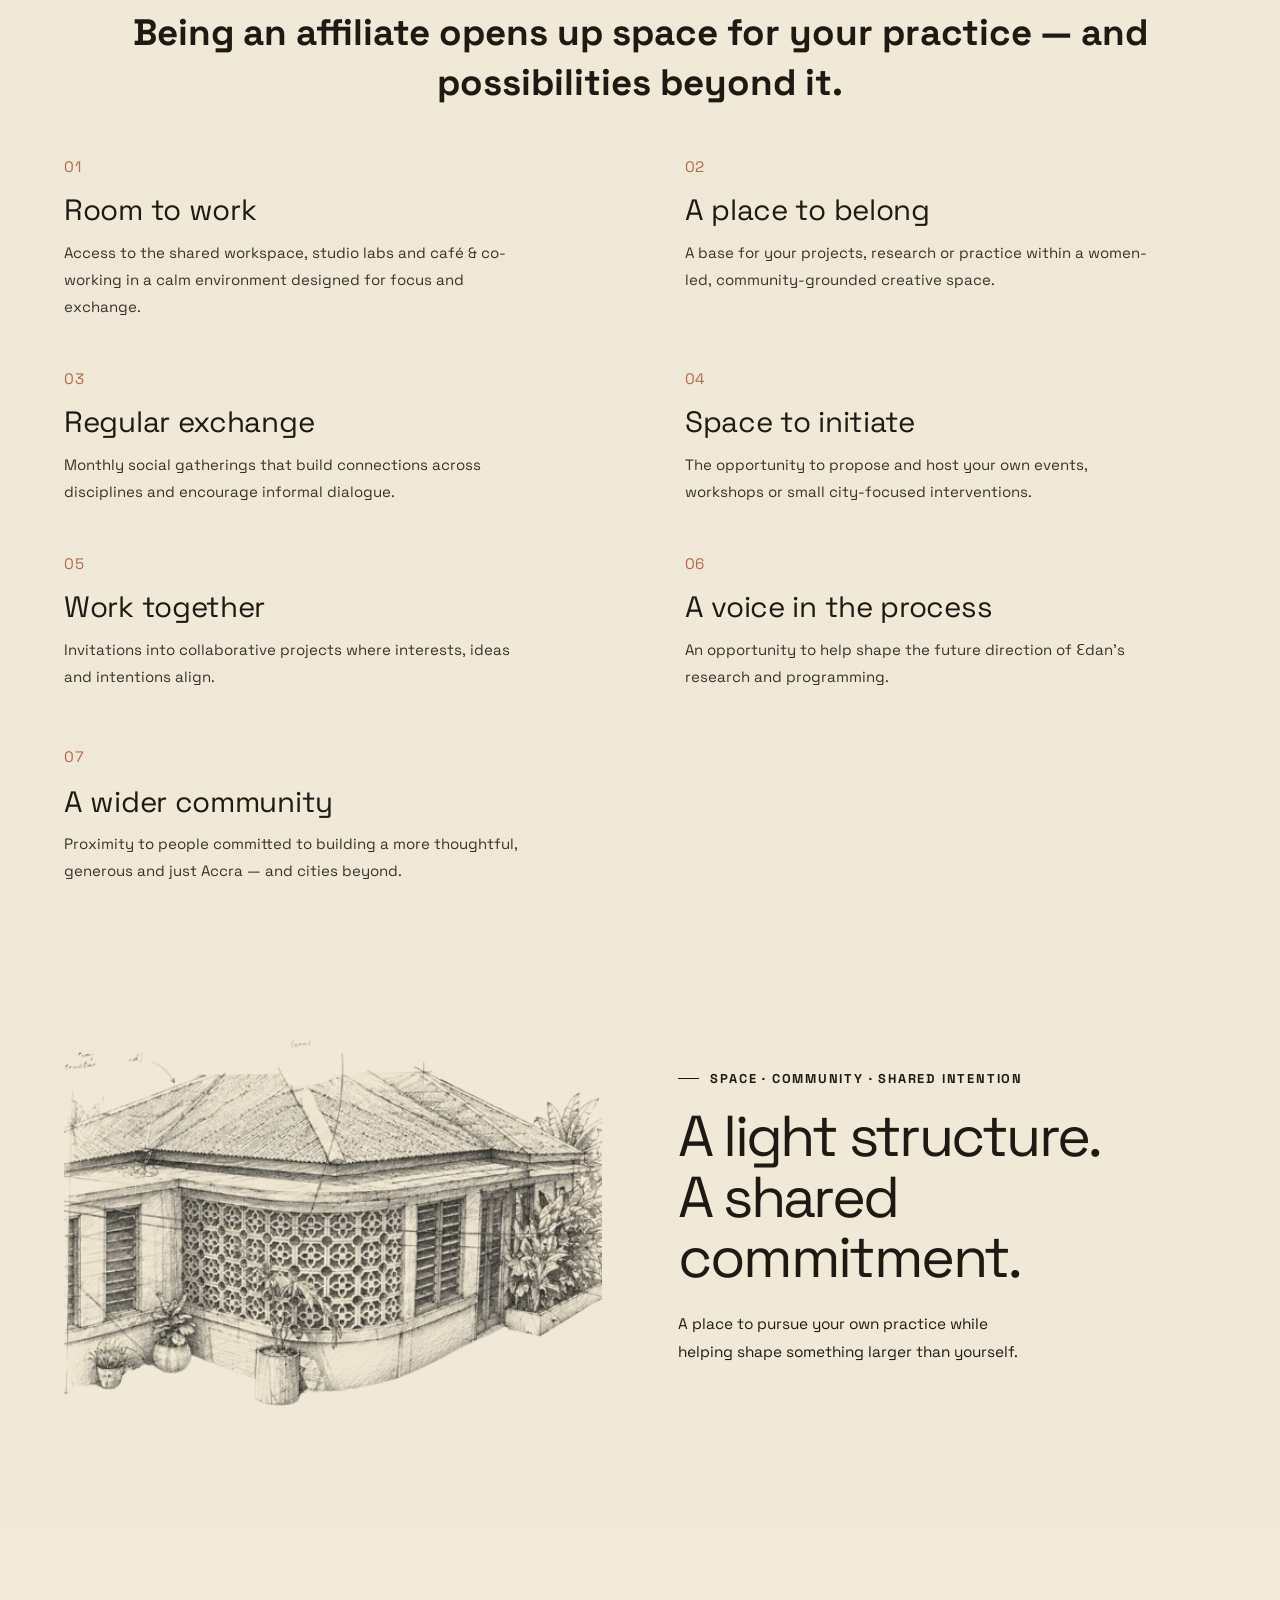
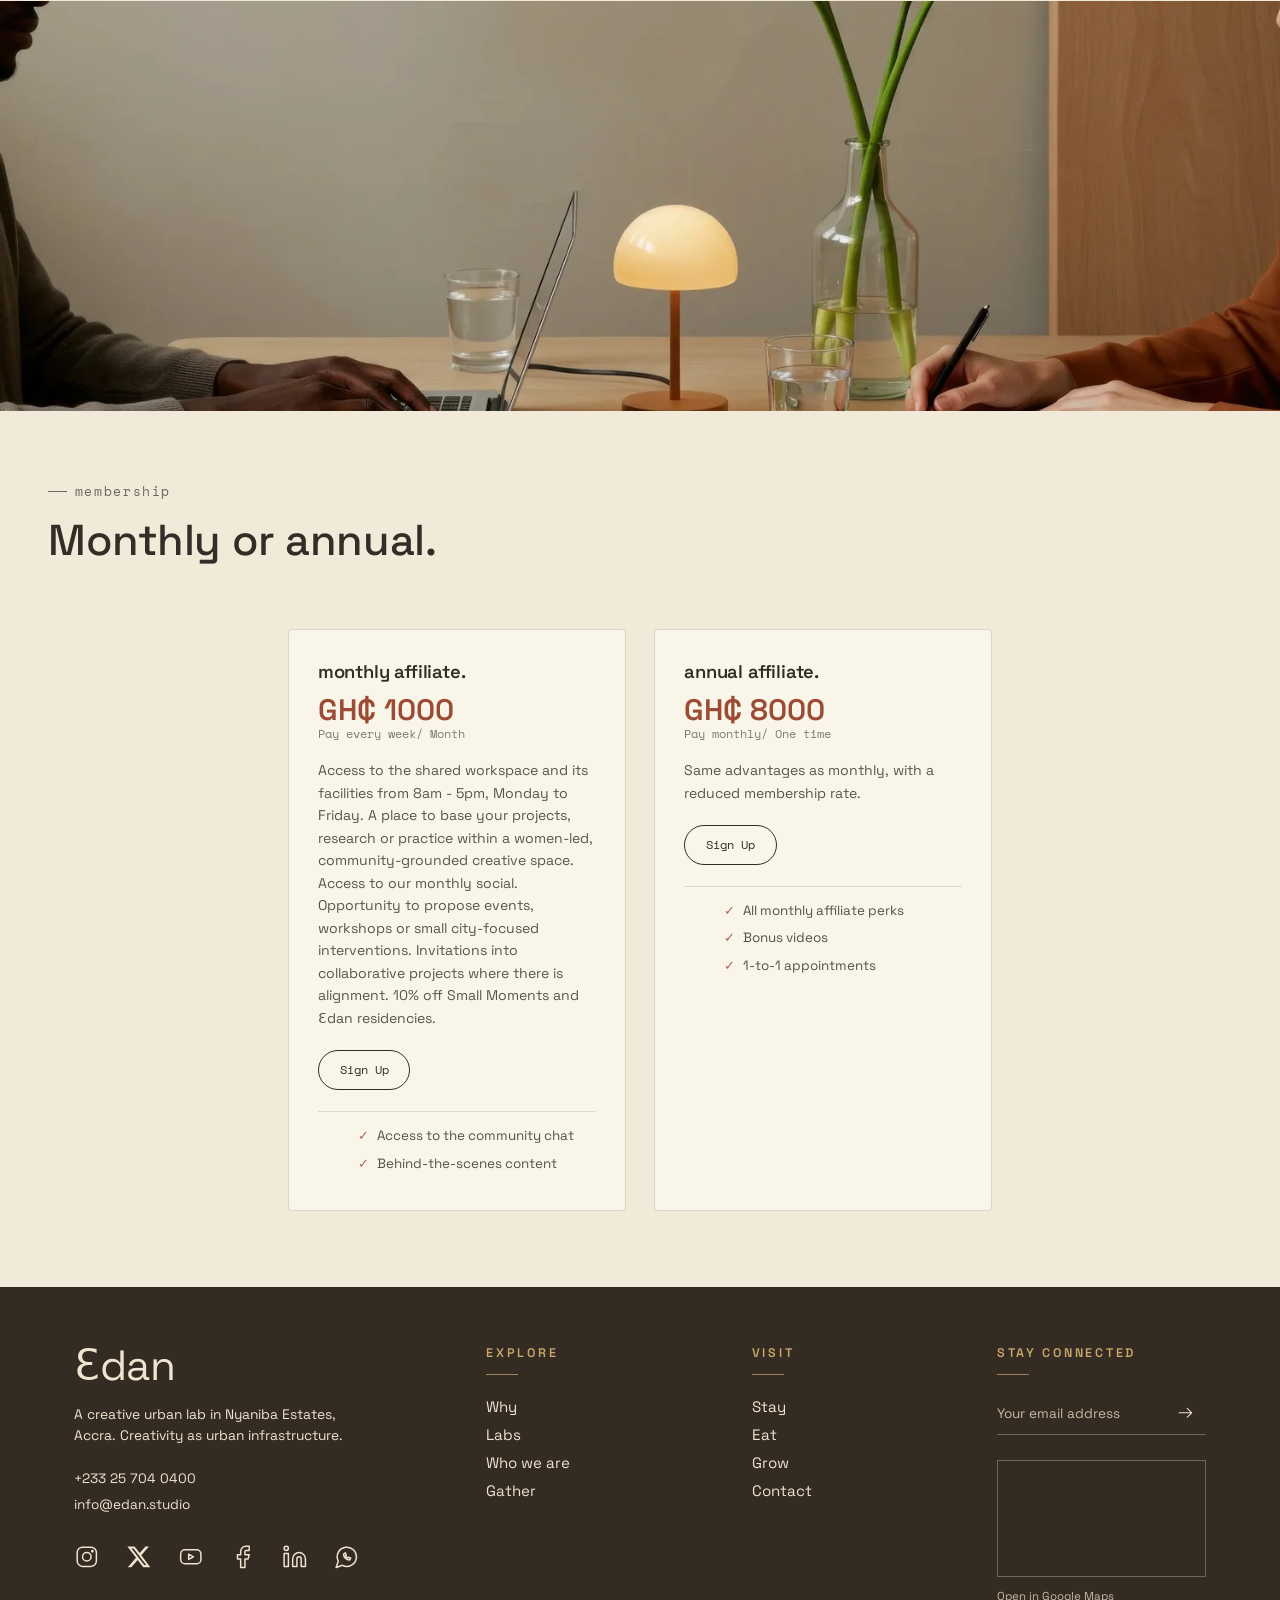
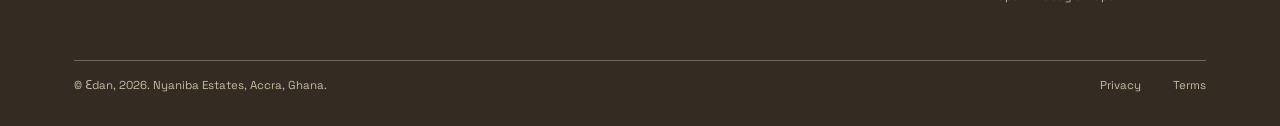
<file: gather.html>
<!DOCTYPE html>
<html lang="en">
<head>
<meta charset="UTF-8">
<meta name="viewport" content="width=device-width, initial-scale=1.0">
<title>Join Us — Ɛdan</title>
<meta name="description" content="Become an Ɛdan affiliate — a light, flexible way to base your practice within a women-led, community-grounded creative space in Accra.">
<link rel="stylesheet" href="css/base.css">
<link rel="stylesheet" href="css/tokens.css">
<link rel="stylesheet" href="css/pages/gather.css">
<link rel="stylesheet" href="css/pages/benefits.css">
<link rel="stylesheet" href="css/pages/affiliate.css">
<link rel="preconnect" href="https://fonts.googleapis.com">
<link rel="preconnect" href="https://fonts.gstatic.com" crossorigin>
<link href="https://fonts.googleapis.com/css2?family=Newsreader:opsz,wght@6..72,300..600&display=swap" rel="stylesheet">
<link href="https://fonts.googleapis.com/css2?family=Reenie+Beanie&display=swap" rel="stylesheet">
</head>
<body class="page-gather">

<!-- ============ NAV ============ -->
<a class="skip-link" href="#main">Skip to content</a>
<header class="site-nav" id="siteNav">
  <a href="index.html" class="nav-logo">
    <span>Ɛdan</span>
  </a>
  <button class="nav-toggle" id="navToggle" aria-label="Open menu" aria-expanded="false" aria-controls="navLinks">
    <span></span><span></span><span></span>
  </button>
  <nav class="nav-links" id="navLinks" aria-label="Main">
    <a href="index.html#why">Why</a>
    <a href="labs.html">Labs</a>
    <a href="gather.html">Gather</a>
    <a href="stay.html">Stay</a>
    <a href="eat.html">Eat</a>
    <a href="grow.html">Grow</a>
    <a href="about.html">Who we are</a>
    <a href="contact.html">Contact</a>
  </nav>
  <p class="nav-note" aria-hidden="true">A space for<br>people &amp; ideas</p>
</header>

  <main id="main">
  <!-- ============ GATHER: BECOME AN AFFILIATE (prefix: af) ============
============================================================== -->

<section class="af" aria-labelledby="af-title">

  <!-- HERO: replace the image path -->
  <header class="af__hero">
    <img
      class="af__hero-image"
      src="images/affilaite hero.avif"
      alt="The shared creative environment at Ɛdan"
    >

    <div class="af__hero-content">
      <p class="af__hero-label">GET INVOLVED</p>
      <h1 class="af__hero-title" id="af-title">
        Become an Ɛdan<br>affiliate.
      </h1>
    </div>
  </header>

  <!-- INTRODUCTION -->
  <div class="af__body">

    <section class="af__opening">
      <p class="af__section-label">A DIFFERENT WAY TO WORK</p>

      <h2>
        Independent in your practice.
        <span>Together in possibility.</span>
      </h2>

      <p class="af__opening-copy">
        An Ɛdan research affiliate is someone who chooses to base
        part of their practice within the space. It is a light,
        flexible affiliation for those who want to work alongside
        others while remaining independent in their projects
        and commitments.
      </p>
    </section>

    <!-- SHARED SPACE -->
    <section class="af__practice">

      <div class="af__practice-image">
        <img
          src="images/breeze-block-detail.webp"
          alt="Architectural details of Ɛdan's shared creative space"
          loading="lazy"
        >
        <span class="af__image-note">A space to think, make and exchange.</span>
      </div>

      <div class="af__practice-copy">
        <p class="af__section-label">THE AFFILIATION</p>

        <h2>Room to explore.<br>People to grow with.</h2>

        <p>
          Affiliates work on their own ideas and research while
          committing to the core values of the space: respect,
          peace and experimentation.
        </p>

        <p>
          Each month, we host a social gathering to encourage
          exchange and connection.
        </p>

        <div class="af__values" aria-label="Core values">
          <span>Respect</span>
          <span>Peace</span>
          <span>Experimentation</span>
        </div>
      </div>

    </section>

    <!-- CONTRIBUTION -->
    <section class="af__contribution">
      <div class="af__contribution-intro">
        <p class="af__section-label">MAKING SPACE POSSIBLE</p>
        <h2>A contribution to a shared creative future.</h2>
        <p>
          Your contribution helps sustain Ɛdan's wider purpose
          of keeping creative space accessible and community-led.
        </p>
      </div>

      <div class="af__price">
        <span class="af__price-label">MONTHLY FEE</span>
        <p class="af__amount">
          <span>GHS</span> 800
        </p>
        <p class="af__price-note">
          An agreed weekly rate is also possible.
        </p>
      </div>

      <div class="af__facilities">
        <p class="af__facilities-heading">Your affiliation includes access to</p>
        <div class="af__facility-list">
          <span>Studio labs</span>
          <span>Café &amp; co-working space</span>
          <span>Shared creative community</span>
        </div>
      </div>
    </section>

    <!-- CLOSING INVITATION -->
    <section class="af__closing">
      <div>
        <p class="af__section-label">FIND YOUR PLACE AT ƐDAN</p>
        <h2>Bring your practice into the conversation.</h2>
      </div>

      <!-- <a class="af__cta-link" href="#contact">
        <span>Enquire about affiliating</span>
        <svg viewBox="0 0 32 16" aria-hidden="true">
          <path d="M1 8h28M22 2l7 6-7 6"
            fill="none" stroke="currentColor"
            stroke-width="1.4" stroke-linecap="round"
            stroke-linejoin="round"/>
        </svg>
      </a> -->
    </section>

  </div>
</section>



<!-- ============ GATHER: WHAT COMES WITH IT (prefix: wc) ============
     No images in this section. The drawing is inline SVG (editable below).
============================================================== -->
<section class="wc" aria-labelledby="wc-title">

  <div class="wc__inner">

    <header class="wc__hero">
      <div class="wc__hero-image">
        <img
          src="images/comm.avif"
          alt="The shared creative environment at Ɛdan"
        >
        <span class="wc__image-caption">A space for shared practice</span>
      </div>

      <div class="wc__intro">
        <p class="wc__eyebrow">BEING PART OF ƐDAN</p>
        <h2 id="wc-title">More than a place to work.</h2>
        <p class="wc__intro-text">
          A space to think, exchange ideas, build relationships and take
          part in shaping the city around us.
        </p>
      </div>
    </header>

    <section class="wc__benefits" aria-label="Affiliate benefits">

      <div class="wc__benefits-heading">
        <p class="wc__eyebrow">WHAT YOU ACCESS</p>
        <p>Being an affiliate opens up space for your practice — and
          possibilities beyond it.</p>
      </div>

      <div class="wc__benefits-grid">

        <article class="wc__benefit">
          <span class="wc__num">01</span>
          <h3>Room to work</h3>
          <p>
            Access to the shared workspace, studio labs and café
            &amp; co-working in a calm environment designed for focus
            and exchange.
          </p>
        </article>

        <article class="wc__benefit">
          <span class="wc__num">02</span>
          <h3>A place to belong</h3>
          <p>
            A base for your projects, research or practice within a
            women-led, community-grounded creative space.
          </p>
        </article>

        <article class="wc__benefit">
          <span class="wc__num">03</span>
          <h3>Regular exchange</h3>
          <p>
            Monthly social gatherings that build connections across
            disciplines and encourage informal dialogue.
          </p>
        </article>

        <article class="wc__benefit">
          <span class="wc__num">04</span>
          <h3>Space to initiate</h3>
          <p>
            The opportunity to propose and host your own events,
            workshops or small city-focused interventions.
          </p>
        </article>

        <article class="wc__benefit">
          <span class="wc__num">05</span>
          <h3>Work together</h3>
          <p>
            Invitations into collaborative projects where interests,
            ideas and intentions align.
          </p>
        </article>

        <article class="wc__benefit">
          <span class="wc__num">06</span>
          <h3>A voice in the process</h3>
          <p>
            An opportunity to help shape the future direction of
            Ɛdan's research and programming.
          </p>
        </article>

        <article class="wc__benefit wc__benefit--wide">
          <span class="wc__num">07</span>
          <div class="wc__benefit-wide-content">
            <h3>A wider community</h3>
            <p>
              Proximity to people committed to building a more
              thoughtful, generous and just Accra — and cities beyond.
            </p>
          </div>
          <!-- <img
            src="images/sharing.webp"
            alt="People sharing ideas and working together"
            loading="lazy"
          > -->
        </article>

      </div>
    </section>

    <footer class="wc__closing">
      <img
        src="images/architectural_sketch2.png"
        alt="An architectural detail at Ɛdan"
        loading="lazy"
      >

      <div class="wc__closing-copy">
        <p class="wc__eyebrow">SPACE · COMMUNITY · SHARED INTENTION</p>
        <h2>A light structure.<br>A shared commitment.</h2>
        <p>
          A place to pursue your own practice while helping shape
          something larger than yourself.
        </p>
      </div>
    </footer>

  </div>
</section>

  <!-- ============================================
       PRICING (GHS)
       ============================================ -->
  <section class="section section-cotton">
    <div class="full-bleed-image reveal">
      <img src="images/pricing header.webp" alt="Two people working side by side at a shared table, laptop and notebook open">
    </div>
    <div class="wrap">
      <div class="section-head reveal">
        <span class="eyebrow">membership</span>
        <h2>Monthly or annual.</h2>
      </div>

      <div class="pricing-grid">
        <div class="pricing-card reveal">
          <h3>Monthly affiliate.</h3>
          <span class="price">GH₵ 1000</span>
          <span class="price-period">Pay every week/ Month</span>
          <p class="desc">Access to the shared workspace and its facilities from 8am - 5pm, Monday to Friday. A place to base your projects, research or practice within a women-led, community-grounded creative space. Access to our monthly social. Opportunity to propose events, workshops or small city-focused interventions. Invitations into collaborative projects where there is alignment. 10% off Small Moments and Ɛdan residencies.</p>
          <a class="btn-signup" href="#">Sign Up</a>
          <ul class="perks">
            <li>Access to the community chat</li>
            <li>Behind-the-scenes content</li>
          </ul>
        </div>

        <div class="pricing-card reveal reveal-delay-1">
          <h3>Annual affiliate.</h3>
          <span class="price">GH₵ 8000</span>
          <span class="price-period">Pay monthly/ One time</span>
          <p class="desc">Same advantages as monthly, with a reduced membership rate.</p>
          <a class="btn-signup" href="#">Sign Up</a>
          <ul class="perks">
            <li>All monthly affiliate perks</li>
            <li>Bonus videos</li>
            <li>1-to-1 appointments</li>
          </ul>
          
        </div>
      </div>
    </div>
  </section>

  
  </main>

<!-- ============ FOOTER ============ -->
<div data-include="partials/nav-footer.html"></div>
<script src="js/include.js"></script>
  <script src="js/main.js"></script>
  <script src="js/nav.js"></script>
</body>
</html>
</file>
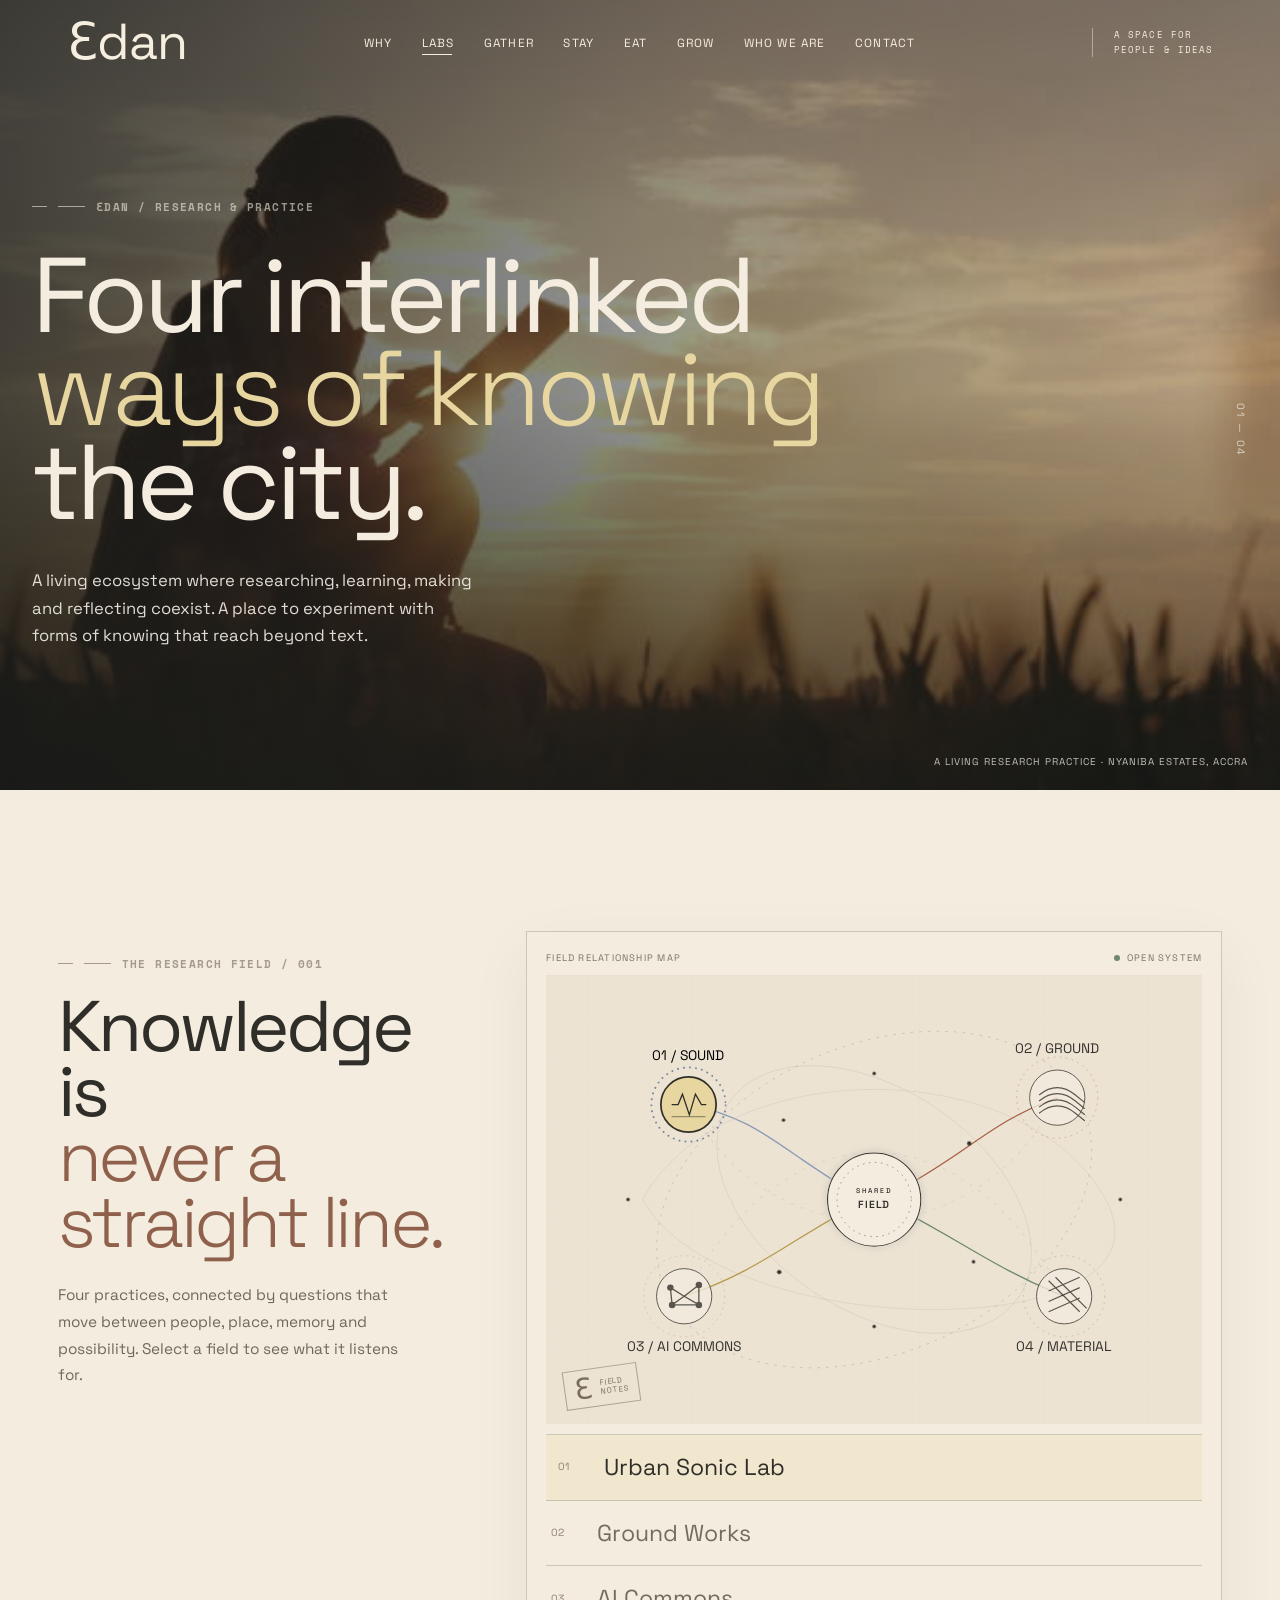
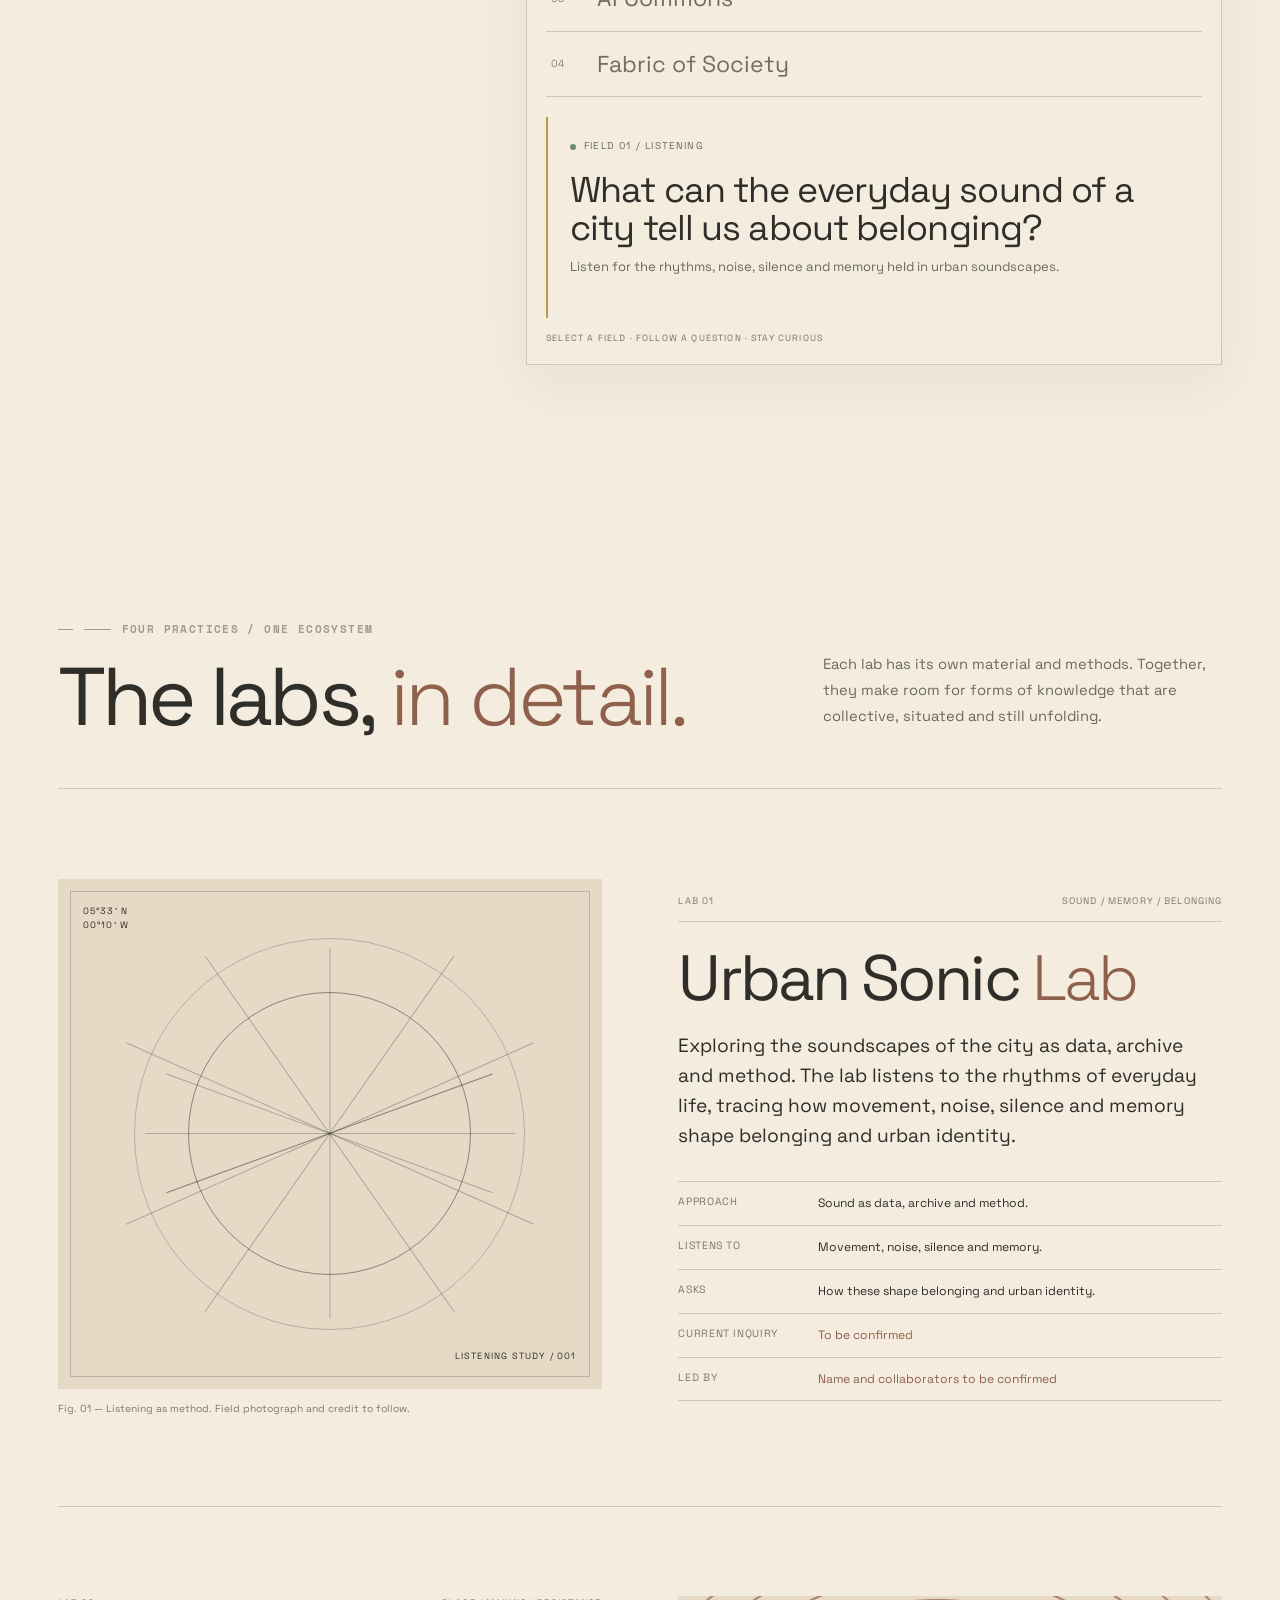
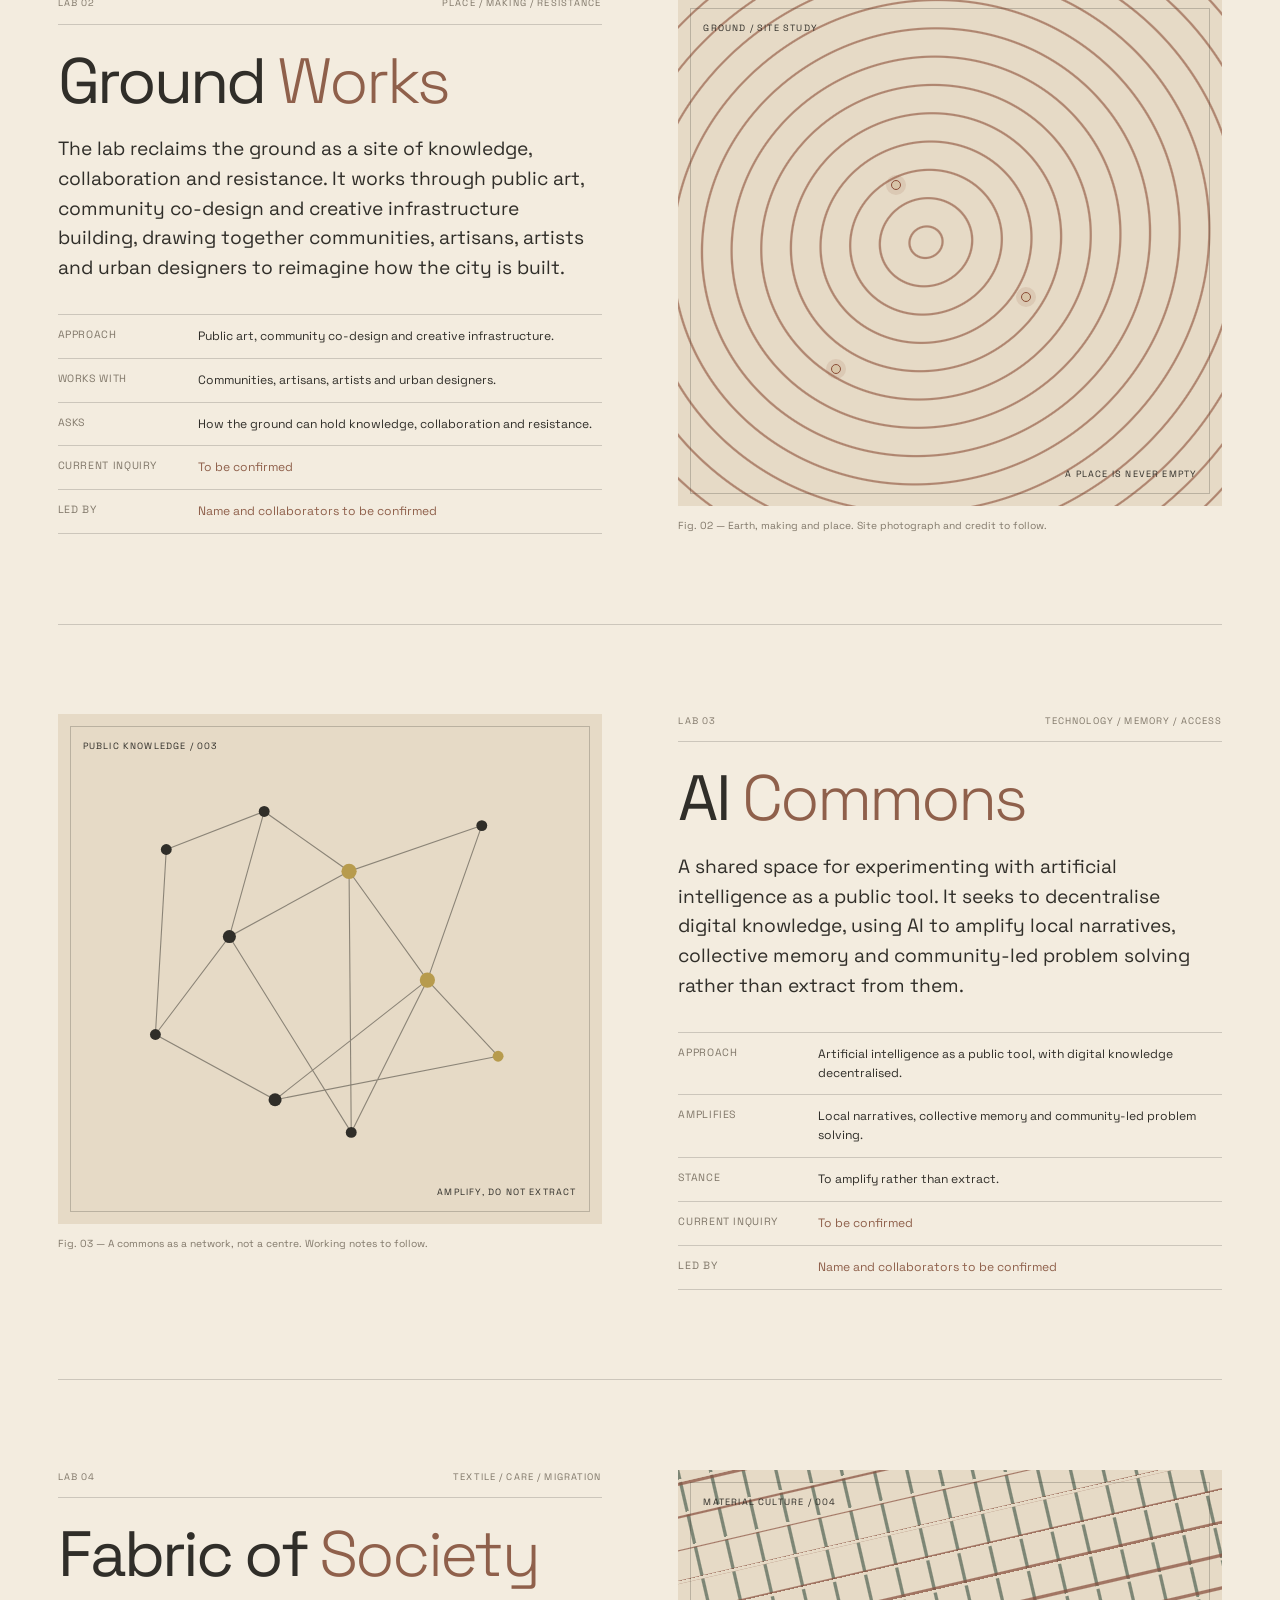
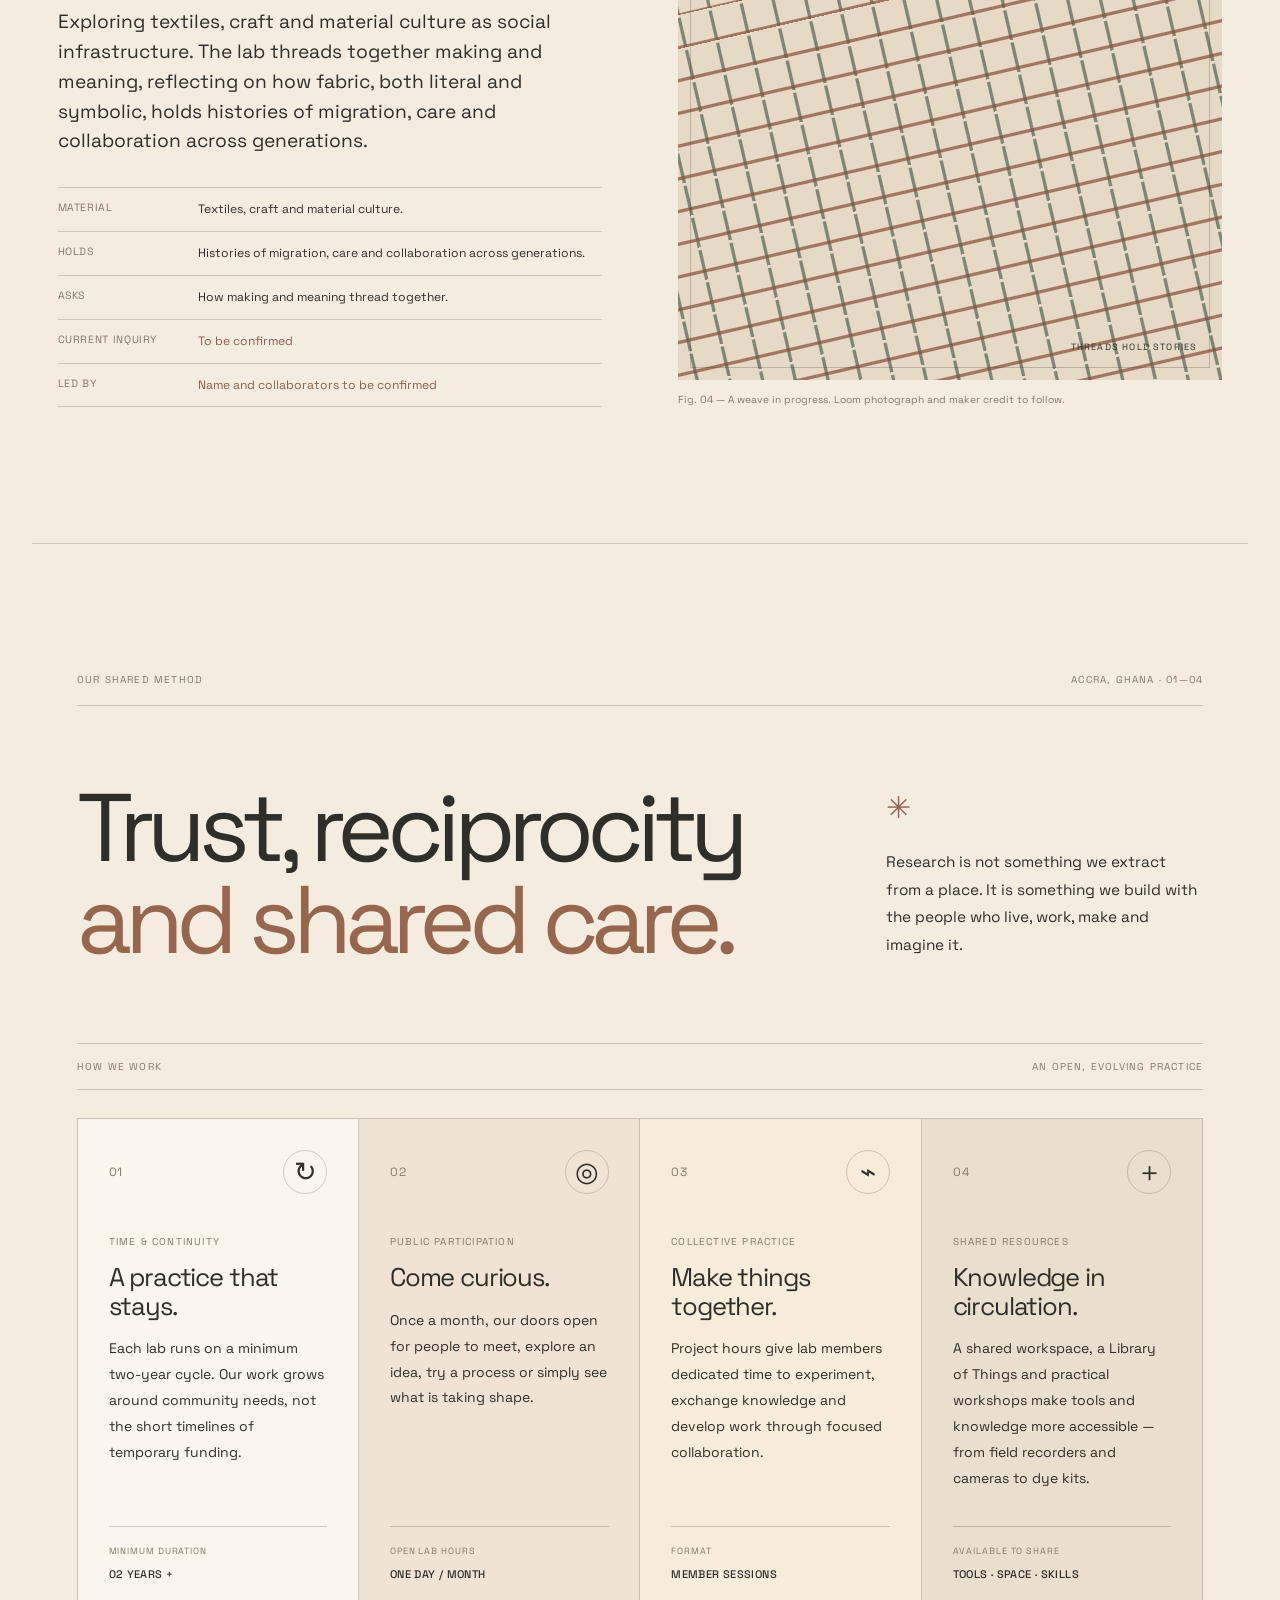
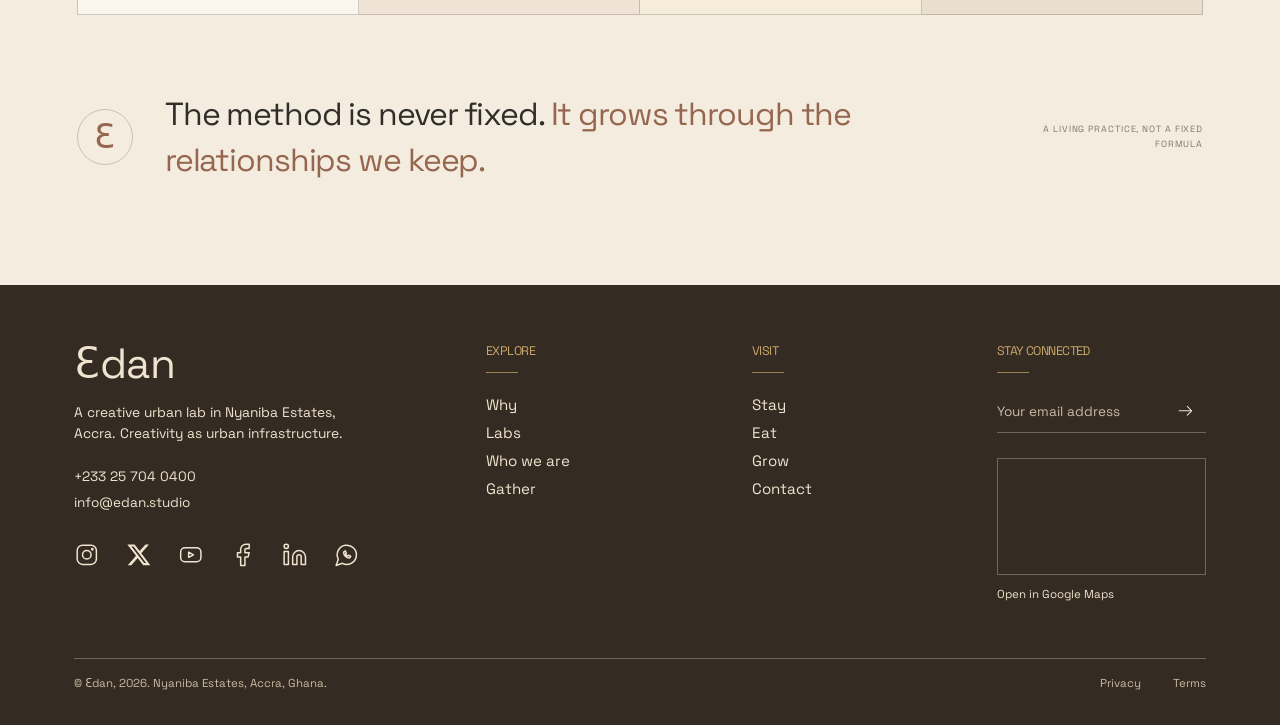
<file: labs.html>
<!DOCTYPE html>
<html lang="en">
<head>
  <meta charset="UTF-8">
  <meta name="viewport" content="width=device-width, initial-scale=1.0">
  <title>Our labs | Ɛdan</title>
  <meta name="description" content="Four interlinked labs at Ɛdan: Urban Sonic Lab, Ground Works, AI Commons and Fabric of Society.">
  <link rel="stylesheet" href="css/base.css">
  <link rel="stylesheet" href="css/tokens.css">
  <link rel="stylesheet" href="css/footer.css">
  <link rel="stylesheet" href="css/pages/labs.css">
  <link rel="preconnect" href="https://fonts.googleapis.com">
  <link rel="preconnect" href="https://fonts.gstatic.com" crossorigin>
  <link href="https://fonts.googleapis.com/css2?family=Newsreader:opsz,wght@6..72,300;400;500;600&family=Space+Grotesk:wght@400;500;600&display=swap" rel="stylesheet">
</head>
<body class="page-labs">
  <a class="skip-link" href="#main">Skip to content</a>

  <header class="site-nav" id="siteNav">
    <a href="index.html" class="nav-logo"><span>Ɛdan</span></a>
    <button class="nav-toggle" id="navToggle" aria-label="Open menu" aria-expanded="false" aria-controls="navLinks">
      <span></span><span></span><span></span>
    </button>
    <nav class="nav-links" id="navLinks" aria-label="Main">
      <a href="index.html#why">Why</a>
      <a href="labs.html" aria-current="page">Labs</a>
      <a href="gather.html">Gather</a>
      <a href="stay.html">Stay</a>
      <a href="eat.html">Eat</a>
      <a href="grow.html">Grow</a>
      <a href="about.html">Who we are</a>
      <a href="contact.html">Contact</a>
    </nav>
    <p class="nav-note" aria-hidden="true">A space for<br>people &amp; ideas</p>
  </header>

  <main id="main">
    <!-- IMAGE-LED INTRO -->
    <section class="labs-hero" aria-labelledby="labs-title">
      <div class="labs-hero__image" role="img" aria-label="A working studio filled with research materials, notes and objects">
        <img src="images/labs-hero.jpg" alt="" fetchpriority="high">
      </div>
      <div class="labs-hero__veil"></div>
      <div class="labs-hero__content">
        <p class="eyebrow eyebrow--light"><span class="eyebrow__line"></span> Ɛdan / Research &amp; practice</p>
        <h1 id="labs-title">Four interlinked<br><em>ways of knowing</em><br>the city.</h1>
        <div class="labs-hero__bottom">
          <p>A living ecosystem where researching, learning, making and reflecting coexist. A place to experiment with forms of knowing that reach beyond text.</p>
        </div>
        <span class="labs-hero__index" aria-hidden="true">01 — 04</span>
      </div>
      <div class="labs-hero__caption">A living research practice · Nyaniba Estates, Accra</div>
    </section>

    <!-- INTERACTIVE RESEARCH FIELD -->
    <section class="fieldwork" id="fieldwork" aria-labelledby="fieldwork-title">
      <div class="fieldwork__intro">
        <p class="eyebrow"><span class="eyebrow__line"></span> The research field / 001</p>
        <h2 id="fieldwork-title">Knowledge is<br><em>never a straight line.</em></h2>
        <p class="fieldwork__intro-copy">Four practices, connected by questions that move between people, place, memory and possibility. Select a field to see what it listens for.</p>
      </div>

      <div class="research-instrument" data-research-instrument>
        <div class="research-instrument__topline">
          <span>FIELD RELATIONSHIP MAP</span>
          <span class="instrument-live"><i></i> OPEN SYSTEM</span>
        </div>
        <div class="research-instrument__canvas">
          <svg class="field-map" viewBox="0 0 760 520" role="img" aria-labelledby="map-title map-desc">
            <title id="map-title">Four connected research fields</title>
            <desc id="map-desc">Sound, ground, artificial intelligence and textile research fields are linked around a shared centre.</desc>
            <defs>
              <pattern id="mapGrid" width="24" height="24" patternUnits="userSpaceOnUse">
                <path d="M24 0H0V24" fill="none" stroke="currentColor" stroke-width=".6" opacity=".16"/>
              </pattern>
              <filter id="softGlow"><feGaussianBlur stdDeviation="4" result="blur"/><feMerge><feMergeNode in="blur"/><feMergeNode in="SourceGraphic"/></feMerge></filter>
            </defs>
            <rect width="760" height="520" fill="url(#mapGrid)"/>
            <g class="map-orbits" fill="none" stroke="currentColor" stroke-width="1">
              <ellipse cx="380" cy="260" rx="264" ry="178" transform="rotate(-24 380 260)" stroke-dasharray="3 7" opacity=".55"/>
              <ellipse cx="380" cy="260" rx="202" ry="128" transform="rotate(34 380 260)" opacity=".25"/>
              <path d="M112 260 C205 90 555 90 648 260 S205 430 112 260Z" opacity=".25"/>
            </g>
            <g class="map-links" fill="none" stroke-width="1.5">
              <path d="M165 150 C245 165 275 205 350 248" stroke="#8b9bb5"/>
              <path d="M592 142 C515 170 490 205 410 248" stroke="#a95f47"/>
              <path d="M160 372 C242 345 282 308 350 272" stroke="#b79b4d"/>
              <path d="M600 372 C520 340 478 306 410 272" stroke="#6f8870"/>
              <path d="M165 150 C260 330 495 330 592 142" stroke="currentColor" opacity=".18" stroke-dasharray="4 8"/>
              <path d="M160 372 C280 150 480 150 600 372" stroke="currentColor" opacity=".18" stroke-dasharray="4 8"/>
            </g>
            <g class="map-centre" filter="url(#softGlow)">
              <circle cx="380" cy="260" r="54" fill="#f3ecdf" stroke="#302e29" stroke-width="1.2"/>
              <circle cx="380" cy="260" r="43" fill="none" stroke="#302e29" stroke-dasharray="2 5" opacity=".45"/>
              <text x="380" y="253" text-anchor="middle" fill="#302e29" class="map-centre__small">SHARED</text>
              <text x="380" y="270" text-anchor="middle" fill="#302e29" class="map-centre__big">FIELD</text>
            </g>
            <g class="map-node map-node--sonic" data-map-node="sonic">
              <circle class="node-halo" cx="165" cy="150" r="47"/>
              <circle class="node-core" cx="165" cy="150" r="32"/>
              <g class="node-symbol" fill="none" stroke="currentColor" stroke-width="1.5" stroke-linecap="round">
                <path d="M146 150h7l5-12 8 24 7-24 7 12h5"/>
                <path d="M146 164h38" opacity=".45"/>
              </g>
              <text x="165" y="98" text-anchor="middle">01 / SOUND</text>
            </g>
            <g class="map-node map-node--ground" data-map-node="ground">
              <circle class="node-halo" cx="592" cy="142" r="47"/>
              <circle class="node-core" cx="592" cy="142" r="32"/>
              <g class="node-symbol" fill="none" stroke="currentColor" stroke-width="1.4">
                <path d="M571 139q21-17 42 0t0 0M571 146q21-17 42 0t0 0M571 153q21-17 42 0t0 0M571 160q21-17 42 0t0 0"/>
              </g>
              <text x="592" y="90" text-anchor="middle">02 / GROUND</text>
            </g>
            <g class="map-node map-node--ai" data-map-node="ai">
              <circle class="node-halo" cx="160" cy="372" r="47"/>
              <circle class="node-core" cx="160" cy="372" r="32"/>
              <g class="node-symbol" fill="none" stroke="currentColor" stroke-width="1.5">
                <path d="M144 362l16 10 17-13M144 362l2 20 14-10 17 10 0-23M146 382l31 0"/>
                <circle cx="144" cy="362" r="3" fill="currentColor"/><circle cx="177" cy="359" r="3" fill="currentColor"/><circle cx="177" cy="382" r="3" fill="currentColor"/><circle cx="146" cy="382" r="3" fill="currentColor"/>
              </g>
              <text x="160" y="435" text-anchor="middle">03 / AI COMMONS</text>
            </g>
            <g class="map-node map-node--fabric" data-map-node="fabric">
              <circle class="node-halo" cx="600" cy="372" r="47"/>
              <circle class="node-core" cx="600" cy="372" r="32"/>
              <g class="node-symbol" fill="none" stroke="currentColor" stroke-width="1.4">
                <path d="M582 354l36 36M590 350l36 36M582 366l36-16M582 378l36-16M582 390l36-16"/>
              </g>
              <text x="600" y="435" text-anchor="middle">04 / MATERIAL</text>
            </g>
            <g class="map-particles" fill="#302e29">
              <circle cx="275" cy="168" r="2"/><circle cx="490" cy="195" r="2.5"/><circle cx="270" cy="344" r="2.5"/><circle cx="495" cy="332" r="2"/>
              <circle cx="380" cy="114" r="2"/><circle cx="380" cy="407" r="2"/><circle cx="95" cy="260" r="2"/><circle cx="665" cy="260" r="2"/>
            </g>
          </svg>
          <div class="instrument-stamp" aria-hidden="true"><span>Ɛ</span><small>FIELD<br>NOTES</small></div>
        </div>

        <div class="fieldwork__controls" role="group" aria-label="Choose a research field">
          <button class="field-tab is-active" type="button" data-field="sonic" aria-pressed="true">
            <span class="field-tab__number">01</span><span class="field-tab__name">Urban Sonic Lab</span>
          </button>
          <button class="field-tab" type="button" data-field="ground" aria-pressed="false">
            <span class="field-tab__number">02</span><span class="field-tab__name">Ground Works</span>
          </button>
          <button class="field-tab" type="button" data-field="ai" aria-pressed="false">
            <span class="field-tab__number">03</span><span class="field-tab__name">AI Commons</span>
          </button>
          <button class="field-tab" type="button" data-field="fabric" aria-pressed="false">
            <span class="field-tab__number">04</span><span class="field-tab__name">Fabric of Society</span>
          </button>
        </div>

        <div class="field-readout" aria-live="polite" aria-atomic="true">
          <div class="field-readout__label"><span class="readout-dot"></span><span id="readout-category">FIELD 01 / LISTENING</span></div>
          <p id="readout-question" class="field-readout__question">What can the everyday sound of a city tell us about belonging?</p>
          <p id="readout-description" class="field-readout__description">Listen for the rhythms, noise, silence and memory held in urban soundscapes.</p>
        </div>
        <p class="instrument-footnote">Select a field · follow a question · stay curious</p>
      </div>
    </section>

    <!-- THE FOUR LAB DOSSIERS -->
    <section class="labs-dossiers" aria-labelledby="dossiers-title">
      <div class="dossiers-heading">
        <div>
          <p class="eyebrow"><span class="eyebrow__line"></span> Four practices / one ecosystem</p>
          <h2 id="dossiers-title">The labs, <em>in detail.</em></h2>
        </div>
        <p>Each lab has its own material and methods. Together, they make room for forms of knowledge that are collective, situated and still unfolding.</p>
      </div>

      <article class="lab-dossier lab-dossier--sonic reveal" id="sonic" data-dossier="sonic">
        <div class="lab-dossier__visual">
          <div class="dossier-figure dossier-figure--sonic" aria-hidden="true">
            <div class="sonic-rings"><i></i><i></i><i></i><i></i><i></i><i></i><i></i><i></i><i></i></div>
            <span class="figure-coordinate">05°33' N<br>00°10' W</span><span class="figure-caption">LISTENING STUDY / 001</span>
          </div>
          <p class="figure-note">Fig. 01 — Listening as method. Field photograph and credit to follow.</p>
        </div>
        <div class="lab-dossier__copy">
          <div class="dossier-meta"><span>LAB 01</span><span>Sound / Memory / Belonging</span></div>
          <h3>Urban Sonic <em>Lab</em></h3>
          <p class="dossier-abstract">Exploring the soundscapes of the city as data, archive and method. The lab listens to the rhythms of everyday life, tracing how movement, noise, silence and memory shape belonging and urban identity.</p>
          <dl class="dossier-facts">
            <div><dt>Approach</dt><dd>Sound as data, archive and method.</dd></div>
            <div><dt>Listens to</dt><dd>Movement, noise, silence and memory.</dd></div>
            <div><dt>Asks</dt><dd>How these shape belonging and urban identity.</dd></div>
            <div><dt>Current inquiry</dt><dd class="tbc">To be confirmed</dd></div>
            <div><dt>Led by</dt><dd class="tbc">Name and collaborators to be confirmed</dd></div>
          </dl>
        </div>
      </article>

      <article class="lab-dossier lab-dossier--ground reveal" id="ground-works" data-dossier="ground">
        <div class="lab-dossier__visual">
          <div class="dossier-figure dossier-figure--ground" aria-hidden="true">
            <div class="ground-contours"></div>
            <span class="ground-marker ground-marker--one"></span><span class="ground-marker ground-marker--two"></span><span class="ground-marker ground-marker--three"></span>
            <span class="figure-coordinate">GROUND / SITE STUDY</span><span class="figure-caption">A PLACE IS NEVER EMPTY</span>
          </div>
          <p class="figure-note">Fig. 02 — Earth, making and place. Site photograph and credit to follow.</p>
        </div>
        <div class="lab-dossier__copy">
          <div class="dossier-meta"><span>LAB 02</span><span>Place / Making / Resistance</span></div>
          <h3>Ground <em>Works</em></h3>
          <p class="dossier-abstract">The lab reclaims the ground as a site of knowledge, collaboration and resistance. It works through public art, community co-design and creative infrastructure building, drawing together communities, artisans, artists and urban designers to reimagine how the city is built.</p>
          <dl class="dossier-facts">
            <div><dt>Approach</dt><dd>Public art, community co-design and creative infrastructure.</dd></div>
            <div><dt>Works with</dt><dd>Communities, artisans, artists and urban designers.</dd></div>
            <div><dt>Asks</dt><dd>How the ground can hold knowledge, collaboration and resistance.</dd></div>
            <div><dt>Current inquiry</dt><dd class="tbc">To be confirmed</dd></div>
            <div><dt>Led by</dt><dd class="tbc">Name and collaborators to be confirmed</dd></div>
          </dl>
        </div>
      </article>

      <article class="lab-dossier lab-dossier--ai reveal" id="ai-commons" data-dossier="ai">
        <div class="lab-dossier__visual">
          <div class="dossier-figure dossier-figure--ai" aria-hidden="true">
            <svg viewBox="0 0 420 380" class="ai-network">
              <g class="ai-network__lines"><path d="M60 80L150 45L228 100L350 58M150 45L118 160L228 100L300 200L365 270M118 160L50 250L160 310L300 200L230 340M50 250L118 160L230 340M160 310L365 270M228 100L230 340M60 80L50 250M350 58L300 200"/></g>
              <g class="ai-network__nodes"><circle cx="60" cy="80" r="5"/><circle cx="150" cy="45" r="5"/><circle cx="228" cy="100" r="7"/><circle cx="350" cy="58" r="5"/><circle cx="118" cy="160" r="6"/><circle cx="300" cy="200" r="7"/><circle cx="50" cy="250" r="5"/><circle cx="160" cy="310" r="6"/><circle cx="365" cy="270" r="5"/><circle cx="230" cy="340" r="5"/></g>
            </svg>
            <span class="figure-coordinate">PUBLIC KNOWLEDGE / 003</span><span class="figure-caption">AMPLIFY, DO NOT EXTRACT</span>
          </div>
          <p class="figure-note">Fig. 03 — A commons as a network, not a centre. Working notes to follow.</p>
        </div>
        <div class="lab-dossier__copy">
          <div class="dossier-meta"><span>LAB 03</span><span>Technology / Memory / Access</span></div>
          <h3>AI <em>Commons</em></h3>
          <p class="dossier-abstract">A shared space for experimenting with artificial intelligence as a public tool. It seeks to decentralise digital knowledge, using AI to amplify local narratives, collective memory and community-led problem solving rather than extract from them.</p>
          <dl class="dossier-facts">
            <div><dt>Approach</dt><dd>Artificial intelligence as a public tool, with digital knowledge decentralised.</dd></div>
            <div><dt>Amplifies</dt><dd>Local narratives, collective memory and community-led problem solving.</dd></div>
            <div><dt>Stance</dt><dd>To amplify rather than extract.</dd></div>
            <div><dt>Current inquiry</dt><dd class="tbc">To be confirmed</dd></div>
            <div><dt>Led by</dt><dd class="tbc">Name and collaborators to be confirmed</dd></div>
          </dl>
        </div>
      </article>

      <article class="lab-dossier lab-dossier--fabric reveal" id="fabric" data-dossier="fabric">
        <div class="lab-dossier__visual">
          <div class="dossier-figure dossier-figure--fabric" aria-hidden="true">
            <div class="fabric-weave"></div>
            <span class="figure-coordinate">MATERIAL CULTURE / 004</span><span class="figure-caption">THREADS HOLD STORIES</span>
          </div>
          <p class="figure-note">Fig. 04 — A weave in progress. Loom photograph and maker credit to follow.</p>
        </div>
        <div class="lab-dossier__copy">
          <div class="dossier-meta"><span>LAB 04</span><span>Textile / Care / Migration</span></div>
          <h3>Fabric of <em>Society</em></h3>
          <p class="dossier-abstract">Exploring textiles, craft and material culture as social infrastructure. The lab threads together making and meaning, reflecting on how fabric, both literal and symbolic, holds histories of migration, care and collaboration across generations.</p>
          <dl class="dossier-facts">
            <div><dt>Material</dt><dd>Textiles, craft and material culture.</dd></div>
            <div><dt>Holds</dt><dd>Histories of migration, care and collaboration across generations.</dd></div>
            <div><dt>Asks</dt><dd>How making and meaning thread together.</dd></div>
            <div><dt>Current inquiry</dt><dd class="tbc">To be confirmed</dd></div>
            <div><dt>Led by</dt><dd class="tbc">Name and collaborators to be confirmed</dd></div>
          </dl>
        </div>
      </article>
    </section>

    <!-- SHARED METHOD -->
    <section class="labs-method" id="shared-method">
      <div class="method__inner">

        <header class="method__header">
          <div class="method__eyebrow">
            <span>OUR SHARED METHOD</span>
            <span>ACCRA, GHANA · 01—04</span>
          </div>

          <div class="method__heading">
            <h2>
              Trust, reciprocity<br />
              <em>and shared care.</em>
            </h2>

            <div class="method__intro">
              <span class="method__asterisk" aria-hidden="true">✳</span>
              <p>
                Research is not something we extract from a place.
                It is something we build with the people who live,
                work, make and imagine it.
              </p>
            </div>
          </div>

          <div class="method__rule">
            <span>HOW WE WORK</span>
            <span>AN OPEN, EVOLVING PRACTICE</span>
          </div>
        </header>

        <div class="method__grid">

          <article class="method-card method-card--cycle">
            <div class="method-card__top">
              <span class="method-card__number">01</span>
              <span class="method-card__symbol" aria-hidden="true">↻</span>
            </div>
            <p class="method-card__label">TIME & CONTINUITY</p>
            <h3>A practice that stays.</h3>
            <p class="method-card__description">
              Each lab runs on a minimum two-year cycle. Our work
              grows around community needs, not the short timelines
              of temporary funding.
            </p>
            <div class="method-card__foot">
              <span>MINIMUM DURATION</span>
              <strong>02 YEARS +</strong>
            </div>
          </article>

          <article class="method-card method-card--open">
            <div class="method-card__top">
              <span class="method-card__number">02</span>
              <span class="method-card__symbol" aria-hidden="true">◎</span>
            </div>
            <p class="method-card__label">PUBLIC PARTICIPATION</p>
            <h3>Come curious.</h3>
            <p class="method-card__description">
              Once a month, our doors open for people to meet,
              explore an idea, try a process or simply see what
              is taking shape.
            </p>
            <div class="method-card__foot">
              <span>OPEN LAB HOURS</span>
              <strong>ONE DAY / MONTH</strong>
            </div>
          </article>

          <article class="method-card method-card--projects">
            <div class="method-card__top">
              <span class="method-card__number">03</span>
              <span class="method-card__symbol" aria-hidden="true">⌁</span>
            </div>
            <p class="method-card__label">COLLECTIVE PRACTICE</p>
            <h3>Make things together.</h3>
            <p class="method-card__description">
              Project hours give lab members dedicated time to
              experiment, exchange knowledge and develop work
              through focused collaboration.
            </p>
            <div class="method-card__foot">
              <span>FORMAT</span>
              <strong>MEMBER SESSIONS</strong>
            </div>
          </article>

          <article class="method-card method-card--resources">
            <div class="method-card__top">
              <span class="method-card__number">04</span>
              <span class="method-card__symbol" aria-hidden="true">＋</span>
            </div>
            <p class="method-card__label">SHARED RESOURCES</p>
            <h3>Knowledge in circulation.</h3>
            <p class="method-card__description">
              A shared workspace, a Library of Things and practical
              workshops make tools and knowledge more accessible —
              from field recorders and cameras to dye kits.
            </p>
            <div class="method-card__foot">
              <span>AVAILABLE TO SHARE</span>
              <strong>TOOLS · SPACE · SKILLS</strong>
            </div>
          </article>

        </div>

        <footer class="method__closing">
          <span class="method__closing-mark" aria-hidden="true">Ɛ</span>
          <p>
            The method is never fixed.
            <em>It grows through the relationships we keep.</em>
          </p>
          <span class="method__closing-note">A LIVING PRACTICE, NOT A FIXED FORMULA</span>
        </footer>

      </div>
    </section>

  </main>

<!-- ============ FOOTER ============ -->
<div data-include="partials/nav-footer.html"></div>
<script src="js/include.js"></script>

  <script src="js/main.js"></script>
  <script src="js/nav.js"></script>
  <script src="js/labs.js"></script>
</body>
</html>
</file>
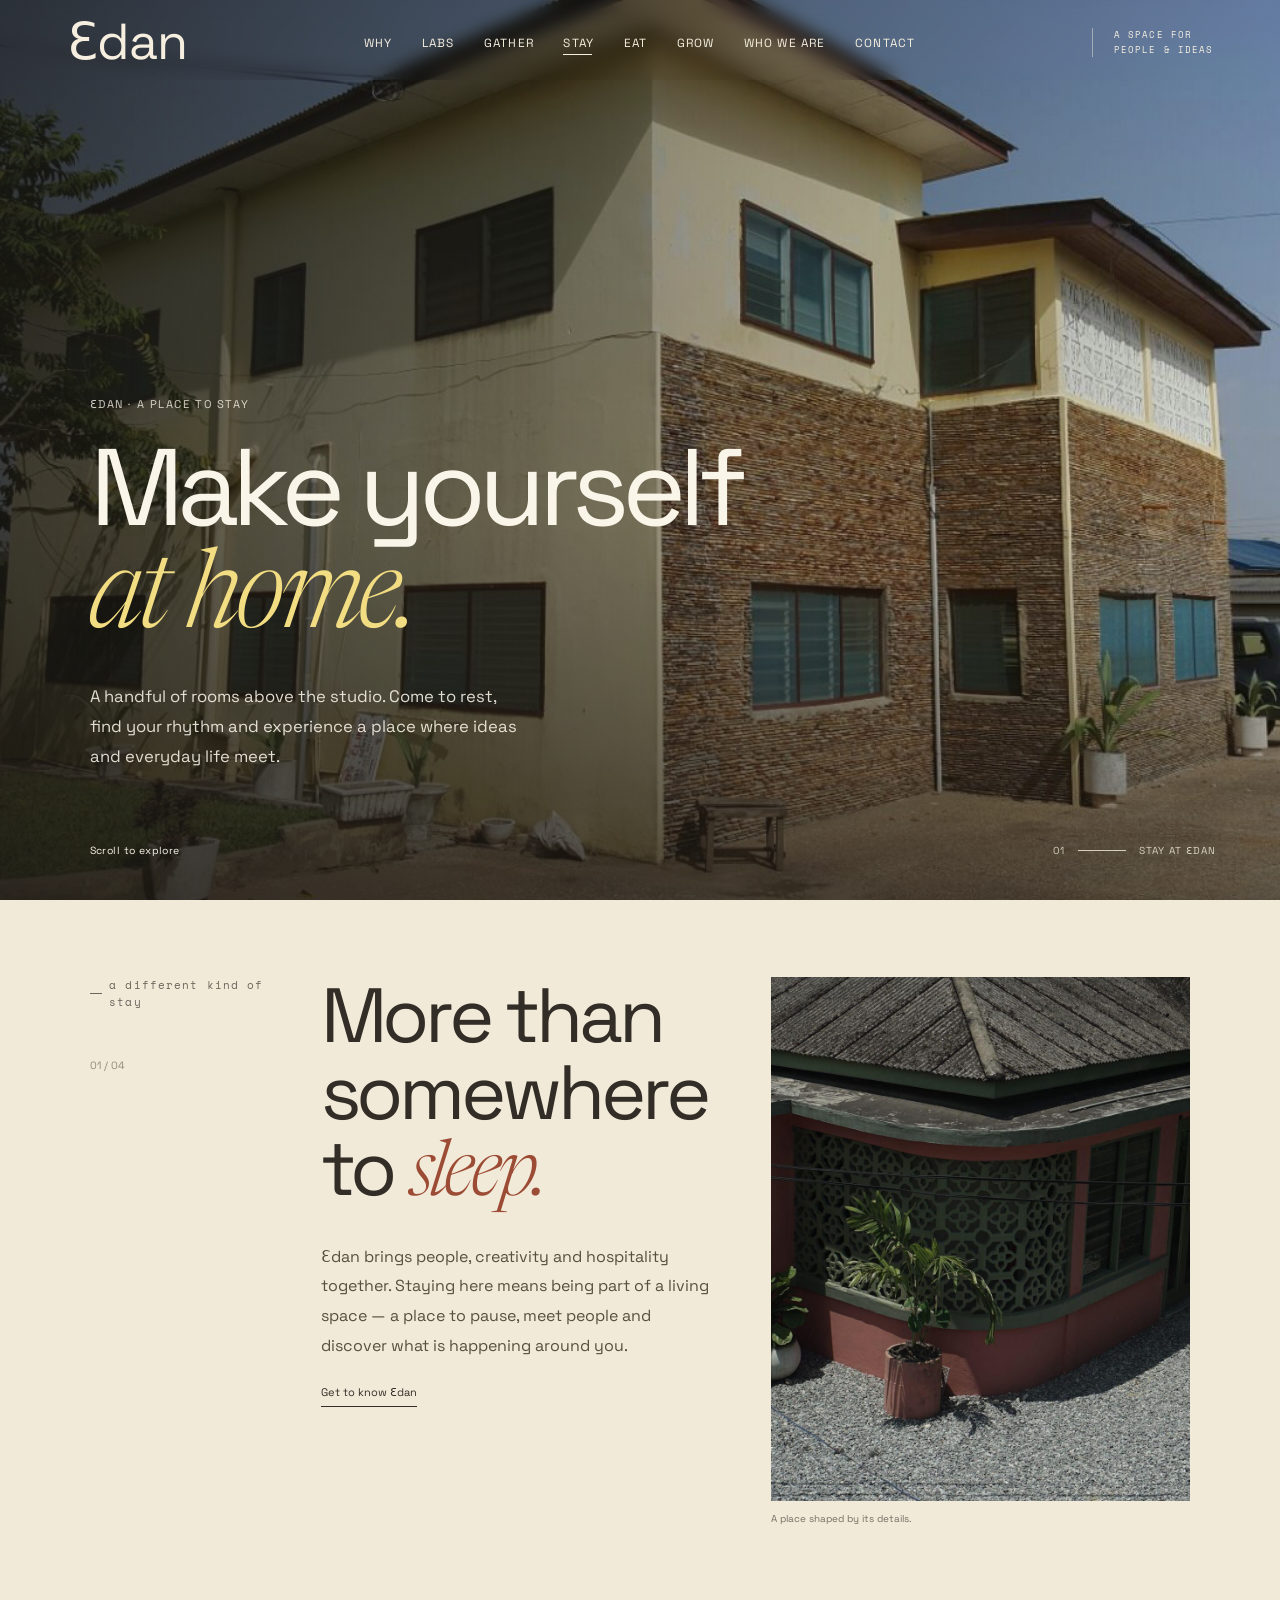
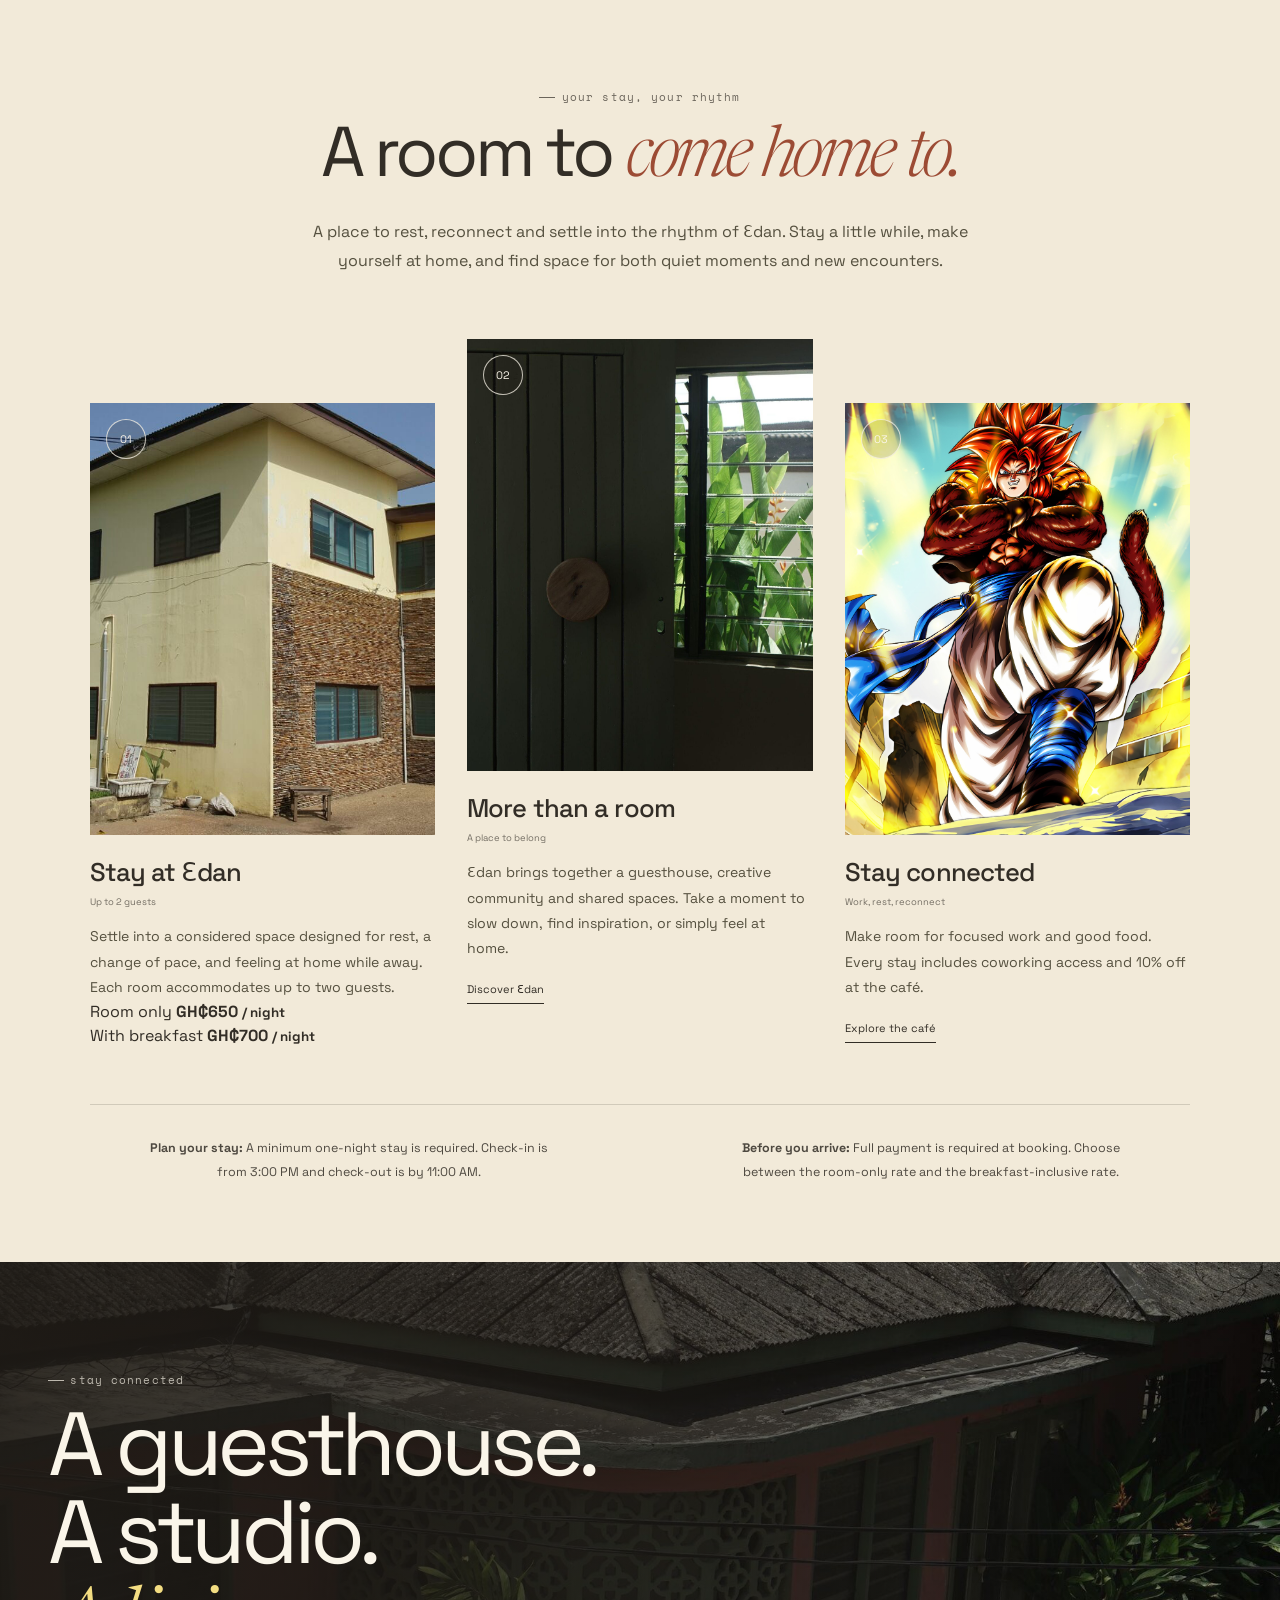
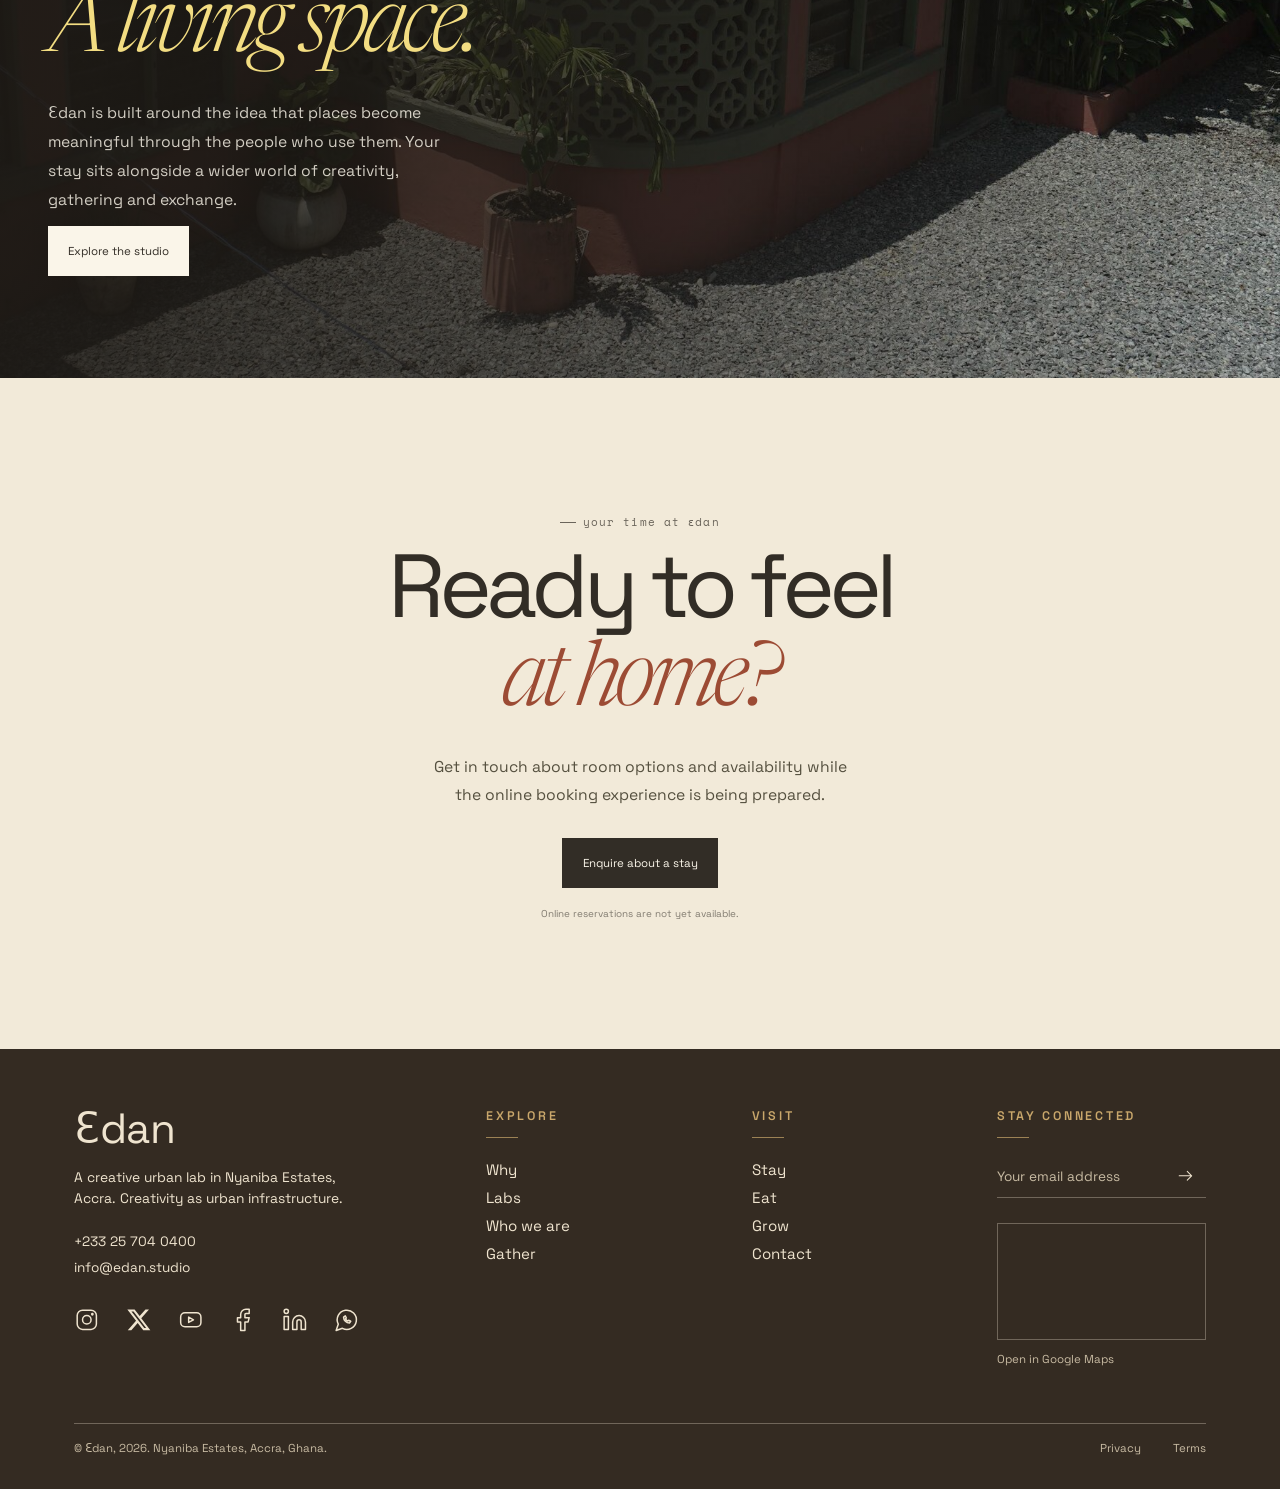
<file: stay.html>
<!DOCTYPE html>
<html lang="en">
<head>
<meta charset="UTF-8">
<meta name="viewport" content="width=device-width, initial-scale=1.0">
<title>Stay With Us — Ɛdan</title>
<meta name="description" content="A handful of rooms above the studio, in the rhythm of the place. Stay at Ɛdan's guesthouse in Nyaniba Estates, Accra.">
<link rel="stylesheet" href="css/base.css">
<link rel="stylesheet" href="css/tokens.css">
<link rel="stylesheet" href="css/pages/stay.css">
<link rel="stylesheet" href="css/footer.css">
<link rel="preconnect" href="https://fonts.googleapis.com">
<link rel="preconnect" href="https://fonts.gstatic.com" crossorigin>
<link href="https://fonts.googleapis.com/css2?family=Newsreader:opsz,wght@6..72,300..600&display=swap" rel="stylesheet">
</head>
<body class="page-stay">

<!-- ============ NAV ============ -->
<a class="skip-link" href="#main">Skip to content</a>
<header class="site-nav" id="siteNav">
  <a href="index.html" class="nav-logo">
    <span>Ɛdan</span>
  </a>
  <button class="nav-toggle" id="navToggle" aria-label="Open menu" aria-expanded="false" aria-controls="navLinks">
    <span></span><span></span><span></span>
  </button>
  <nav class="nav-links" id="navLinks" aria-label="Main">
    <a href="index.html#why">Why</a>
    <a href="labs.html">Labs</a>
    <a href="gather.html">Gather</a>
    <a href="stay.html">Stay</a>
    <a href="eat.html">Eat</a>
    <a href="grow.html">Grow</a>
    <a href="about.html">Who we are</a>
    <a href="contact.html">Contact</a>
  </nav>
  <p class="nav-note" aria-hidden="true">A space for<br>people &amp; ideas</p>
</header>

  <main id="main">

    <!-- HERO -->
    <section class="stay-hero" aria-labelledby="stay-hero-title">
      <div class="stay-hero__image">
        <img src="images/house-two-storey.jpg"
          alt="The exterior of the Ɛdan guesthouse"
          fetchpriority="high">
      </div>

      <div class="stay-hero__scrim"></div>

      <div class="stay-hero__content">
        <p class="stay-hero__eyebrow">Ɛdan · A place to stay</p>

        <h1 id="stay-hero-title">
          Make yourself<br>
          <em>at home.</em>
        </h1>

        <p class="stay-hero__description">
          A handful of rooms above the studio. Come to rest,
          find your rhythm and experience a place where ideas
          and everyday life meet.
        </p>
      </div>

      <div class="stay-hero__index" aria-hidden="true">
        <span>01</span>
        <span class="stay-hero__index-line"></span>
        <span>STAY AT ƐDAN</span>
      </div>

      <a class="stay-hero__scroll" href="#stay-intro">
        <span>Scroll to explore</span>
      </a>
    </section>

    <!-- INTRODUCTION -->
    <section class="stay-intro" id="stay-intro">
      <div class="wrap stay-intro__grid">
        <div class="stay-intro__side reveal">
          <span class="eyebrow">A different kind of stay</span>
          <span class="stay-intro__number">01 / 04</span>
        </div>

        <div class="stay-intro__copy reveal reveal-delay-1">
          <h2>
            More than somewhere<br>
            to <em>sleep.</em>
          </h2>

          <p>
            Ɛdan brings people, creativity and hospitality together.
            Staying here means being part of a living space — a place
            to pause, meet people and discover what is happening around you.
          </p>

          <a class="stay-text-link" href="about.html">
            Get to know Ɛdan
          </a>
        </div>

        <figure class="stay-intro__image reveal reveal-delay-2">
          <img src="images/breeze-block-terracotta.jpg"
            alt="Architectural details at Ɛdan"
            loading="lazy">
          <figcaption>A place shaped by its details.</figcaption>
        </figure>
      </div>
    </section>



    <!-- ROOM CATEGORIES -->
    <section class="stay-rooms" id="stay-rooms">
      <div class="wrap wrap-wide">

        <div class="stay-section-heading reveal">
          <div>
            <span class="eyebrow">Your stay, your rhythm</span>
            <h2>A room to <em>come home to.</em></h2>
          </div>

          <p>
            A place to rest, reconnect and settle into the rhythm of Ɛdan.
            Stay a little while, make yourself at home, and find space
            for both quiet moments and new encounters.
          </p>
        </div>

        <div class="stay-room-grid">

          <!-- 01: THE STAY -->
          <article class="stay-room-card stay-room-card--offset reveal">
            <div class="stay-room-card__image">
              <img
                src="images/house-two-storey.jpg"
                alt="The Ɛdan guesthouse"
                loading="lazy"
              >
              <span class="stay-room-card__number">01</span>
            </div>

            <div class="stay-room-card__details">
              <div class="stay-room-card__title">
                <h3>Stay at Ɛdan</h3>
                <span class="stay-room-card__status">Up to 2 guests</span>
              </div>

              <p>
                Settle into a considered space designed for rest,
                a change of pace, and feeling at home while away.
                Each room accommodates up to two guests.
              </p>

              <div class="stay-room-card__price">
                <span>Room only</span>
                <strong>GH₵650 <small>/ night</small></strong>
              </div>

              <div class="stay-room-card__price">
                <span>With breakfast</span>
                <strong>GH₵700 <small>/ night</small></strong>
              </div>
            </div>
          </article>

          <!-- 02: THE PLACE -->
          <article class="stay-room-card reveal reveal-delay-1">
            <div class="stay-room-card__image">
              <img
                src="images/door-window.jpg"
                alt="Architectural details at Ɛdan"
                loading="lazy"
              >
              <span class="stay-room-card__number">02</span>
            </div>

            <div class="stay-room-card__details">
              <div class="stay-room-card__title">
                <h3>More than a room</h3>
                <span class="stay-room-card__status">A place to belong</span>
              </div>

              <p>
                Ɛdan brings together a guesthouse, creative community
                and shared spaces. Take a moment to slow down,
                find inspiration, or simply feel at home.
              </p>

              <a class="stay-text-link" href="about.html">
                Discover Ɛdan
              </a>
            </div>
          </article>

          <!-- 03: THE EXPERIENCE -->
          <article class="stay-room-card stay-room-card--offset reveal reveal-delay-2">
            <div class="stay-room-card__image">
              <img
                src="images/ssj4 gogeta.jpg"
                alt="The café and shared experience at Ɛdan"
                loading="lazy"
              >
              <span class="stay-room-card__number">03</span>
            </div>

            <div class="stay-room-card__details">
              <div class="stay-room-card__title">
                <h3>Stay connected</h3>
                <span class="stay-room-card__status">Work, rest, reconnect</span>
              </div>

              <p>
                Make room for focused work and good food.
                Every stay includes coworking access and
                10% off at the café.
              </p>

              <a class="stay-text-link" href="eat.html">
                Explore the café
              </a>
            </div>
          </article>

        </div>

        <div class="stay-room-note">
          <p>
            <strong>Plan your stay:</strong> A minimum one-night stay
            is required. Check-in is from 3:00 PM and check-out is by
            11:00 AM.
          </p>

          <p>
            <strong>Before you arrive:</strong> Full payment is required
            at booking. Choose between the room-only rate and the
            breakfast-inclusive rate.
          </p>
        </div>

      </div>
    </section>



    <!-- THE PLACE -->
    <section class="stay-place">
      <div class="stay-place__image">
        <img src="images/breeze-block-terracotta.jpg"
          alt="A detail of Ɛdan's architecture"
          loading="lazy">
      </div>

      <div class="stay-place__scrim"></div>

      <div class="stay-place__content reveal">
        <span class="eyebrow">Stay connected</span>
        <h2>A guesthouse.<br>A studio.<br><em>A living space.</em></h2>
        <p>
          Ɛdan is built around the idea that places become meaningful
          through the people who use them. Your stay sits alongside
          a wider world of creativity, gathering and exchange.
        </p>
        <a class="stay-button stay-button--light" href="labs.html">
          Explore the studio
        </a>
      </div>
    </section>

    <!-- BOOKING CTA -->
    <section class="stay-booking">
      <div class="wrap stay-booking__inner reveal">
        <span class="eyebrow">Your time at Ɛdan</span>
        <h2>Ready to feel<br><em>at home?</em></h2>
        <p>
          Get in touch about room options and availability while
          the online booking experience is being prepared.
        </p>
        <a class="stay-button stay-button--dark" href="contact.html">
          Enquire about a stay
        </a>
        <span class="stay-booking__footnote">
          Online reservations are not yet available.
        </span>
      </div>
    </section>

  </main>

<!-- ============ FOOTER ============ -->
<div data-include="partials/nav-footer.html"></div>
<script src="js/include.js"></script>

  <script src="js/main.js"></script>
  <script src="js/nav.js"></script>
</body>
</html>
</file>
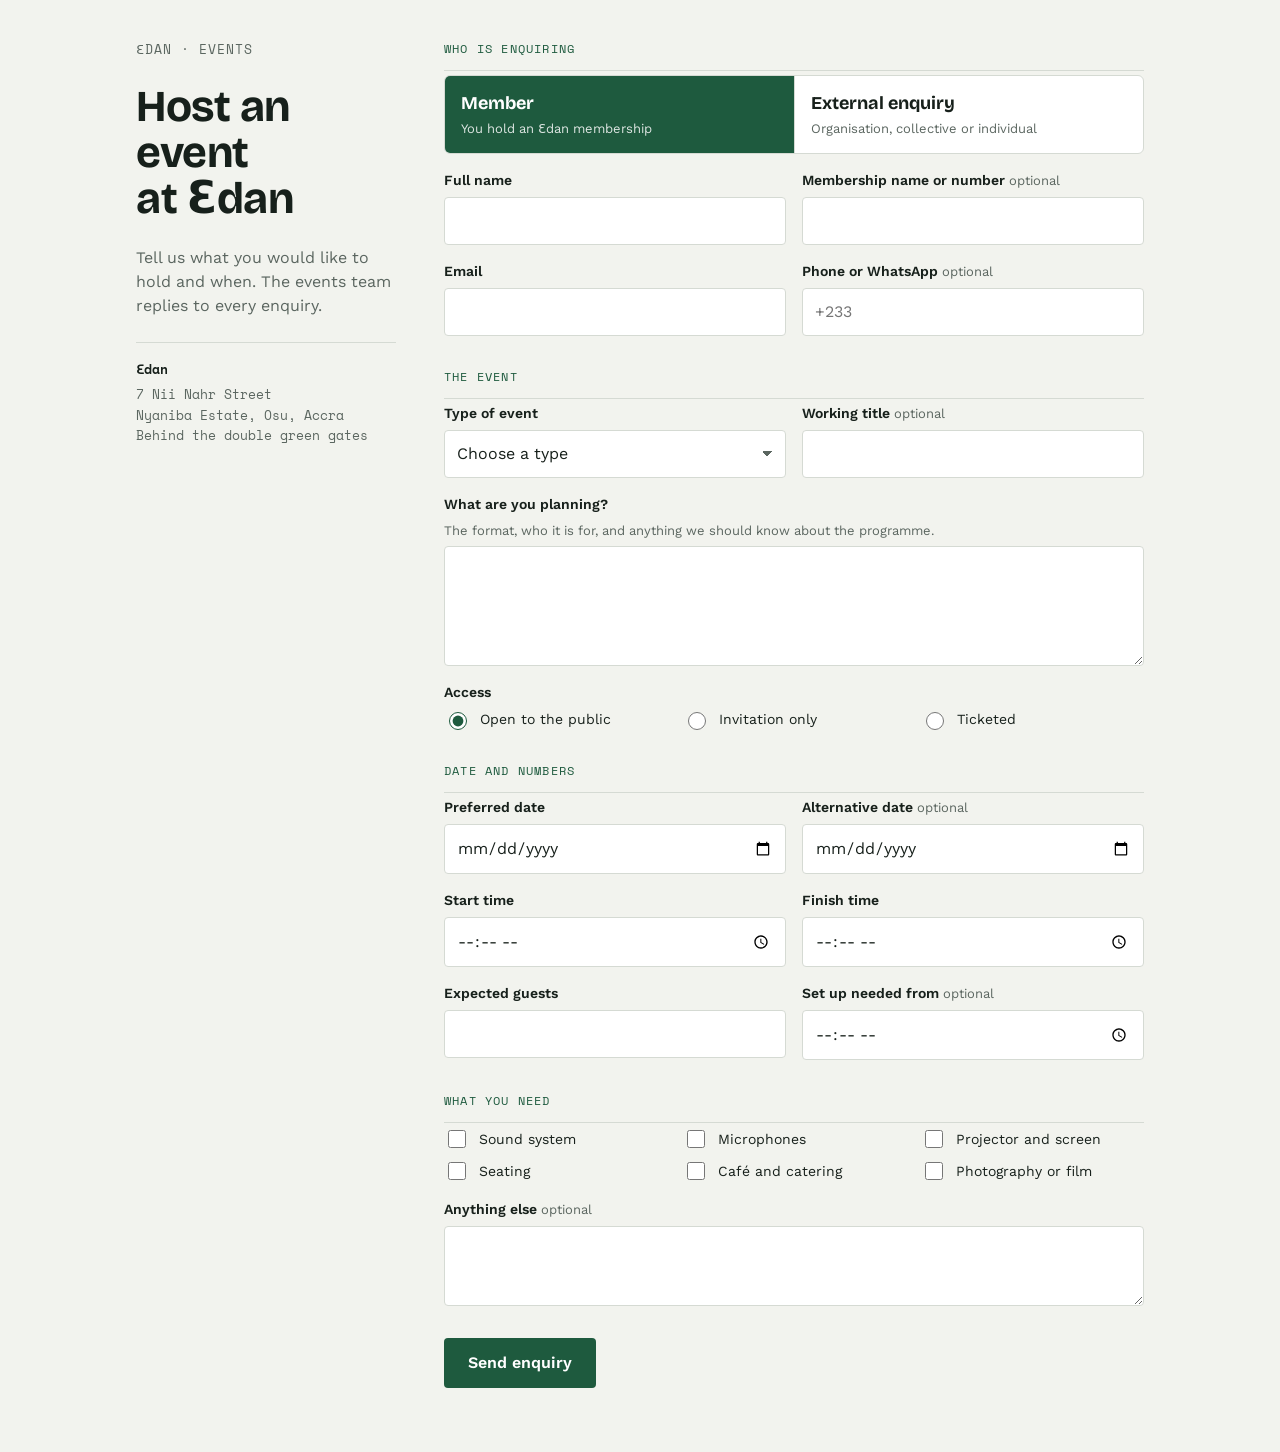
<file: Ɛdan Event Enquiries.html>
<!doctype html><html><head><meta charset=utf8><meta name=viewport content="width=device-width,initial-scale=1,viewport-fit=cover"><style>:root{color-scheme:light;box-sizing:border-box;padding-top:env(safe-area-inset-top,0px);padding-bottom:env(safe-area-inset-bottom,0px)}html{scroll-padding-top:env(safe-area-inset-top,0px)}body{margin:0;padding:0;font:14px -apple-system,BlinkMacSystemFont,sans-serif;background:#fff;color:#000}img{max-width:100%}[hidden]:not([hidden=until-found i]){display:none!important}</style></head><body>
<title>Ɛdan Event Enquiries</title>
<meta name="claude:viewport-fit-sides" content="cover">
<link rel="stylesheet" href="https://fonts.googleapis.com/css2?family=Bricolage+Grotesque:opsz,wght@12..96,500;12..96,700&family=Work+Sans:wght@400;500;600&family=Space+Mono:wght@400;700&display=swap">
<style>
/* Layout: a single form column beside a quiet left rail of house details; stacks on phones. Owner inbox below the form. */
:root {
  --bg: #F2F3EE;
  --surface: #FFFFFF;
  --ink: #17201B;
  --muted: #5B6660;
  --line: #D5DAD3;
  --gate: #1E5A3E;
  --gate-ink: #FFFFFF;
  --gate-soft: #E2ECE5;
  --error: #A3321F;
  --display: "Bricolage Grotesque", "Work Sans", system-ui, sans-serif;
  --body: "Work Sans", system-ui, -apple-system, "Segoe UI", sans-serif;
  --mono: "Space Mono", ui-monospace, "SFMono-Regular", Menlo, monospace;
}
@media (prefers-color-scheme: dark) {
  :root:not([data-theme="light"]) {
    --bg: #101512; --surface: #171E1A; --ink: #E7ECE8; --muted: #9AA69F; --line: #2B3530;
    --gate: #6FBF92; --gate-ink: #0E1A13; --gate-soft: #1D2F25; --error: #F08A73; color-scheme: dark;
  }
}
:root[data-theme="dark"] {
  --bg: #101512; --surface: #171E1A; --ink: #E7ECE8; --muted: #9AA69F; --line: #2B3530;
  --gate: #6FBF92; --gate-ink: #0E1A13; --gate-soft: #1D2F25; --error: #F08A73; color-scheme: dark;
}
* { box-sizing: border-box; }
body { background: var(--bg); color: var(--ink); font-family: var(--body); font-size: 16px; line-height: 1.5; }
.wrap {
  max-width: 1040px; margin: 0 auto;
  padding-block: 40px 64px;
  padding-left: max(16px, env(safe-area-inset-left, 0px));
  padding-right: max(16px, env(safe-area-inset-right, 0px));
  display: grid; grid-template-columns: 260px minmax(0, 1fr); gap: 48px;
}
@media (max-width: 760px) { .wrap { grid-template-columns: 1fr; gap: 28px; padding-block: 24px 48px; } }

.rail { display: flex; flex-direction: column; gap: 24px; }
.mark { font-family: var(--mono); font-size: 13px; letter-spacing: .08em; text-transform: uppercase; color: var(--muted); }
h1 { font-family: var(--display); font-weight: 700; font-size: clamp(32px, 5vw, 44px); line-height: 1.05; margin: 0; text-wrap: balance; letter-spacing: -0.01em; }
.lede { color: var(--muted); margin: 0; max-width: 34ch; }
.where { font-family: var(--mono); font-size: 13px; line-height: 1.6; border-top: 1px solid var(--line); padding-top: 16px; color: var(--muted); }
.where strong { color: var(--ink); font-weight: 700; display: block; margin-bottom: 4px; }

form { display: flex; flex-direction: column; gap: 32px; min-width: 0; }
fieldset { border: 0; margin: 0; padding: 0; display: flex; flex-direction: column; gap: 16px; min-width: 0; }
legend { font-family: var(--mono); font-size: 12px; letter-spacing: .1em; text-transform: uppercase; color: var(--gate); padding: 0 0 12px; border-bottom: 1px solid var(--line); width: 100%; margin-bottom: 4px; }
.row { display: grid; grid-template-columns: 1fr 1fr; gap: 16px; }
@media (max-width: 560px) { .row { grid-template-columns: 1fr; } }
.field { display: flex; flex-direction: column; gap: 6px; min-width: 0; }
label, .label { font-weight: 600; font-size: 14px; }
.hint { font-size: 13px; color: var(--muted); font-weight: 400; }
.opt { font-weight: 400; color: var(--muted); font-size: 13px; }
input[type=text], input[type=email], input[type=tel], input[type=date], input[type=time], input[type=number], select, textarea {
  font: inherit; color: var(--ink); background: var(--surface);
  border: 1px solid var(--line); border-radius: 4px; padding: 11px 12px; width: 100%;
}
textarea { min-height: 120px; resize: vertical; }
select { appearance: none; background-image: linear-gradient(45deg, transparent 50%, var(--muted) 50%), linear-gradient(135deg, var(--muted) 50%, transparent 50%);
  background-position: calc(100% - 18px) 50%, calc(100% - 13px) 50%; background-size: 5px 5px; background-repeat: no-repeat; padding-right: 36px; }
input:focus-visible, select:focus-visible, textarea:focus-visible, button:focus-visible, .seg input:focus-visible + span {
  outline: 2px solid var(--gate); outline-offset: 2px;
}
[aria-invalid="true"] { border-color: var(--error) !important; }
.err { color: var(--error); font-size: 13px; }

/* Member / external switch */
.seg { display: grid; grid-template-columns: 1fr 1fr; border: 1px solid var(--line); border-radius: 6px; overflow: hidden; background: var(--surface); }
.seg label { position: relative; cursor: pointer; }
.seg input { position: absolute; opacity: 0; inset: 0; margin: 0; cursor: pointer; }
.seg span { display: flex; flex-direction: column; gap: 2px; padding: 14px 16px; height: 100%; }
.seg span b { font-family: var(--display); font-weight: 700; font-size: 18px; }
.seg span i { font-style: normal; font-weight: 400; font-size: 13px; color: var(--muted); }
.seg label + label span { border-left: 1px solid var(--line); }
.seg input:checked + span { background: var(--gate); color: var(--gate-ink); }
.seg input:checked + span i { color: var(--gate-ink); opacity: .85; }

.checks { display: grid; grid-template-columns: repeat(auto-fill, minmax(190px, 1fr)); gap: 8px 16px; }
.checks label { font-weight: 400; display: flex; gap: 10px; align-items: center; }
.checks input { accent-color: var(--gate); width: 18px; height: 18px; }

.actions { display: flex; flex-wrap: wrap; align-items: center; gap: 16px; }
button { font: inherit; cursor: pointer; border-radius: 4px; }
.primary { background: var(--gate); color: var(--gate-ink); border: 0; padding: 13px 24px; font-weight: 600; }
.primary[disabled] { opacity: .55; cursor: not-allowed; }
.ghost { background: transparent; color: var(--ink); border: 1px solid var(--line); padding: 10px 16px; font-size: 14px; }
.status { font-size: 14px; color: var(--muted); }
.notice { background: var(--gate-soft); border-radius: 6px; padding: 16px 18px; font-size: 14px; }
.notice b { display: block; font-family: var(--display); font-size: 18px; margin-bottom: 4px; }

/* Owner inbox */
.inbox { grid-column: 1 / -1; border-top: 1px solid var(--line); padding-top: 32px; display: flex; flex-direction: column; gap: 16px; }
.inbox h2 { font-family: var(--display); font-size: 26px; margin: 0; }
.inbox-head { display: flex; flex-wrap: wrap; justify-content: space-between; align-items: baseline; gap: 12px; }
.filters { display: flex; flex-wrap: wrap; gap: 8px; }
.chip { border: 1px solid var(--line); background: var(--surface); color: var(--ink); padding: 6px 12px; border-radius: 999px; font-size: 13px; }
.chip[aria-pressed="true"] { background: var(--ink); color: var(--bg); border-color: var(--ink); }
.list { display: flex; flex-direction: column; border: 1px solid var(--line); border-radius: 6px; background: var(--surface); overflow: hidden; }
.item { display: grid; grid-template-columns: 110px minmax(0,1fr) auto; gap: 16px; padding: 14px 16px; border-top: 1px solid var(--line); align-items: start; }
.item:first-child { border-top: 0; }
@media (max-width: 560px) { .item { grid-template-columns: 1fr; gap: 6px; } }
.date { font-family: var(--mono); font-size: 13px; font-variant-numeric: tabular-nums; color: var(--muted); }
.item h3 { margin: 0 0 2px; font-size: 16px; }
.item p { margin: 0; font-size: 14px; color: var(--muted); overflow-wrap: anywhere; }
.tag { font-family: var(--mono); font-size: 11px; letter-spacing: .06em; text-transform: uppercase; padding: 3px 8px; border-radius: 3px; white-space: nowrap; }
.tag.member { background: var(--gate); color: var(--gate-ink); }
.tag.external { border: 1px solid var(--ink); }
.empty { padding: 24px 16px; color: var(--muted); font-size: 14px; }
@media (prefers-reduced-motion: reduce) { * { transition: none !important; } }
</style>

<div class="wrap">
  <aside class="rail">
    <div class="mark">Ɛdan · Events</div>
    <h1>Host an event at Ɛdan</h1>
    <p class="lede">Tell us what you would like to hold and when. The events team replies to every enquiry.</p>
    <div class="where">
      <strong>Ɛdan</strong>
      7 Nii Nahr Street<br>
      Nyaniba Estate, Osu, Accra<br>
      Behind the double green gates
    </div>
  </aside>

  <main style="min-width:0">
    <div id="sent" class="notice" hidden>
      <b>Enquiry received</b>
      <span id="sentText">Thank you. The events team will be in touch.</span>
      <div style="margin-top:12px"><button type="button" class="ghost" id="another">Send another enquiry</button></div>
    </div>

    <form id="form" novalidate>
      <fieldset>
        <legend>Who is enquiring</legend>
        <div class="seg" role="radiogroup" aria-label="Member or external enquiry">
          <label><input type="radio" name="who" id="who-member" value="member" checked><span><b>Member</b><i>You hold an Ɛdan membership</i></span></label>
          <label><input type="radio" name="who" id="who-external" value="external"><span><b>External enquiry</b><i>Organisation, collective or individual</i></span></label>
        </div>
        <div class="row">
          <div class="field">
            <label for="name">Full name</label>
            <input type="text" id="name" autocomplete="name" required>
          </div>
          <div class="field" id="memberField">
            <label for="memberRef">Membership name or number <span class="opt">optional</span></label>
            <input type="text" id="memberRef">
          </div>
          <div class="field" id="orgField" hidden>
            <label for="org">Organisation or collective <span class="opt">optional</span></label>
            <input type="text" id="org" autocomplete="organization">
          </div>
        </div>
        <div class="row">
          <div class="field">
            <label for="email">Email</label>
            <input type="email" id="email" autocomplete="email" required>
          </div>
          <div class="field">
            <label for="phone">Phone or WhatsApp <span class="opt">optional</span></label>
            <input type="tel" id="phone" autocomplete="tel" placeholder="+233">
          </div>
        </div>
      </fieldset>

      <fieldset>
        <legend>The event</legend>
        <div class="row">
          <div class="field">
            <label for="type">Type of event</label>
            <select id="type" required>
              <option value="">Choose a type</option>
              <option>Showcase</option>
              <option>Meeting</option>
              <option>Listening session</option>
              <option>Public talk, conversation or launch</option>
            </select>
          </div>
          <div class="field">
            <label for="title">Working title <span class="opt">optional</span></label>
            <input type="text" id="title">
          </div>
        </div>
        <div class="field">
          <label for="desc">What are you planning?</label>
          <span class="hint">The format, who it is for, and anything we should know about the programme.</span>
          <textarea id="desc" required></textarea>
        </div>
        <div class="field">
          <span class="label">Access</span>
          <div class="checks">
            <label><input type="radio" name="access" id="acc-public" value="Open to the public" checked> Open to the public</label>
            <label><input type="radio" name="access" id="acc-invite" value="Invitation only"> Invitation only</label>
            <label><input type="radio" name="access" id="acc-ticket" value="Ticketed"> Ticketed</label>
          </div>
        </div>
      </fieldset>

      <fieldset>
        <legend>Date and numbers</legend>
        <div class="row">
          <div class="field">
            <label for="date">Preferred date</label>
            <input type="date" id="date" required>
          </div>
          <div class="field">
            <label for="altDate">Alternative date <span class="opt">optional</span></label>
            <input type="date" id="altDate">
          </div>
        </div>
        <div class="row">
          <div class="field">
            <label for="start">Start time</label>
            <input type="time" id="start" required>
          </div>
          <div class="field">
            <label for="end">Finish time</label>
            <input type="time" id="end" required>
          </div>
        </div>
        <div class="row">
          <div class="field">
            <label for="guests">Expected guests</label>
            <input type="number" id="guests" min="1" inputmode="numeric" required>
          </div>
          <div class="field">
            <label for="setup">Set up needed from <span class="opt">optional</span></label>
            <input type="time" id="setup">
          </div>
        </div>
      </fieldset>

      <fieldset>
        <legend>What you need</legend>
        <div class="checks" id="needs">
          <label><input type="checkbox" id="n-sound" value="Sound system"> Sound system</label>
          <label><input type="checkbox" id="n-mics" value="Microphones"> Microphones</label>
          <label><input type="checkbox" id="n-proj" value="Projector and screen"> Projector and screen</label>
          <label><input type="checkbox" id="n-seat" value="Seating"> Seating</label>
          <label><input type="checkbox" id="n-cafe" value="Café and catering"> Café and catering</label>
          <label><input type="checkbox" id="n-film" value="Photography or film"> Photography or film</label>
        </div>
        <div class="field">
          <label for="notes">Anything else <span class="opt">optional</span></label>
          <textarea id="notes" style="min-height:80px"></textarea>
        </div>
      </fieldset>

      <div class="actions">
        <button type="submit" class="primary" id="submit">Send enquiry</button>
        <span class="status" id="status" role="status"></span>
      </div>
    </form>
  </main>

  <section class="inbox" id="inbox" hidden>
    <div class="inbox-head">
      <h2>Enquiries received</h2>
      <div class="filters" id="filters">
        <button type="button" class="chip" data-f="all" aria-pressed="true">All</button>
        <button type="button" class="chip" data-f="member" aria-pressed="false">Members</button>
        <button type="button" class="chip" data-f="external" aria-pressed="false">External</button>
      </div>
    </div>
    <div class="list" id="list"><div class="empty">No enquiries yet. New submissions appear here as they arrive.</div></div>
  </section>
</div>

<script>
const $ = (id) => document.getElementById(id);
const form = $("form");
let db = null, uid = null;

function syncWho() {
  const member = $("who-member").checked;
  $("memberField").hidden = !member;
  $("orgField").hidden = member;
}
document.querySelectorAll('input[name="who"]').forEach(r => r.addEventListener("change", syncWho));
syncWho();

function val(id) { return $(id).value.trim(); }
function validate() {
  let ok = true;
  form.querySelectorAll("[required]").forEach(el => {
    let bad = !el.value.trim();
    if (el.type === "email" && !bad) bad = !/^[^\s@]+@[^\s@]+\.[^\s@]+$/.test(el.value.trim());
    el.setAttribute("aria-invalid", bad ? "true" : "false");
    if (bad && ok) { el.focus(); ok = false; }
  });
  return ok;
}
form.addEventListener("input", (e) => { if (e.target.getAttribute("aria-invalid") === "true" && e.target.value.trim()) e.target.setAttribute("aria-invalid", "false"); });

form.addEventListener("submit", async (e) => {
  e.preventDefault();
  if (!validate()) { $("status").textContent = "Please complete the highlighted fields."; return; }
  if (!db || !uid) { $("status").textContent = "Enquiries can only be sent by people signed in to Claude with access to this page."; return; }
  const who = document.querySelector('input[name="who"]:checked').value;
  const entry = {
    at: new Date().toISOString(),
    who, name: val("name"),
    memberRef: who === "member" ? val("memberRef") : "",
    org: who === "external" ? val("org") : "",
    email: val("email"), phone: val("phone"),
    type: $("type").value, title: val("title"), description: val("desc"),
    access: document.querySelector('input[name="access"]:checked').value,
    date: val("date"), altDate: val("altDate"), start: val("start"), end: val("end"),
    guests: Number(val("guests")) || null, setup: val("setup"),
    needs: [...document.querySelectorAll('#needs input:checked')].map(c => c.value),
    notes: val("notes")
  };
  $("submit").disabled = true; $("status").textContent = "Sending";
  try {
    const ref = db.doc("enquiries/" + uid);
    const snap = await ref.get();
    const prev = (snap.exists && snap.data() && Array.isArray(snap.data().submissions)) ? snap.data().submissions : [];
    await ref.set({ submissions: prev.concat([entry]), last: entry.at });
    form.hidden = true; $("sent").hidden = false;
    $("sentText").textContent = "Thank you, " + entry.name.split(" ")[0] + ". Your enquiry (" + entry.type.toLowerCase() + ") for " + fmtDate(entry.date) + " has reached the events team.";
    $("status").textContent = "";
  } catch (err) {
    $("status").textContent = "Your enquiry did not send. Check your connection and try again.";
  } finally { $("submit").disabled = false; }
});
$("another").addEventListener("click", () => { form.reset(); syncWho(); $("sent").hidden = true; form.hidden = false; $("name").focus(); });

function fmtDate(d) {
  if (!d) return "";
  const t = new Date(d + "T12:00:00");
  return isNaN(t) ? d : t.toLocaleDateString("en-GB", { day: "numeric", month: "short", year: "numeric" });
}

/* Owner inbox */
let all = [], filter = "all";
function renderInbox() {
  const list = $("list"); list.textContent = "";
  const rows = all.filter(r => filter === "all" || r.who === filter).sort((a, b) => (b.at || "").localeCompare(a.at || ""));
  if (!rows.length) { const d = document.createElement("div"); d.className = "empty"; d.textContent = all.length ? "Nothing in this view." : "No enquiries yet. New submissions appear here as they arrive."; list.append(d); return; }
  for (const r of rows) {
    const item = document.createElement("div"); item.className = "item";
    const date = document.createElement("div"); date.className = "date"; date.textContent = fmtDate(r.date) + (r.start ? "\n" + r.start + (r.end ? " to " + r.end : "") : "");
    date.style.whiteSpace = "pre-line";
    const body = document.createElement("div");
    const h = document.createElement("h3"); h.textContent = (r.type || "Event") + (r.title ? ": " + r.title : "");
    const p1 = document.createElement("p"); p1.textContent = [r.name, r.org || r.memberRef, r.email, r.phone].filter(Boolean).join(" · ");
    const p2 = document.createElement("p"); p2.textContent = [r.guests ? r.guests + " guests" : "", r.access, (r.needs || []).join(", ")].filter(Boolean).join(" · ");
    const p3 = document.createElement("p"); p3.textContent = r.description || ""; p3.style.color = "var(--ink)"; p3.style.marginTop = "6px";
    body.append(h, p1, p2, p3);
    if (r.notes) { const p4 = document.createElement("p"); p4.textContent = "Notes: " + r.notes; body.append(p4); }
    const tag = document.createElement("span"); tag.className = "tag " + r.who; tag.textContent = r.who === "member" ? "Member" : "External";
    item.append(date, body, tag); list.append(item);
  }
}
$("filters").addEventListener("click", (e) => {
  const b = e.target.closest(".chip"); if (!b) return;
  filter = b.dataset.f;
  document.querySelectorAll(".chip").forEach(c => c.setAttribute("aria-pressed", c === b ? "true" : "false"));
  renderInbox();
});

(async () => {
  try {
    if (!window.claude || !window.claude.use) return;
    const [d, user] = await Promise.all([claude.use("db"), claude.use("user")]);
    db = d;
    if (user) { try { uid = await user.id(); } catch (_) {} }
    const isOwner = user ? await user.isOwner() : false;
    const canAdmin = user ? await user.canEdit() : false;
    if (db && (isOwner || canAdmin)) {
      $("inbox").hidden = false;
      db.collection("enquiries").onSnapshot((snap) => {
        all = [];
        for (const doc of snap.docs) { const s = doc.data(); if (s && Array.isArray(s.submissions)) all.push(...s.submissions); }
        renderInbox();
      }, () => {});
    }
  } catch (_) {}
})();
</script>

</body></html>
</file>
<file: css/base.css>
/* ============================================
   Ɛdan — shared design foundation
   ============================================ */

@import url('https://fonts.googleapis.com/css2?family=Space+Grotesk:wght@300;400;500;600;700&family=Space+Mono:ital,wght@0,400;0,700;1,400&display=swap');

:root {
  --cotton: #F2EAD9;
  --cream: #FAF5E9;
  --terracotta: #D9A97D;
  --terracotta-deep: #C68F63;
  --clay: #9C4B34;
  --indigo: #57647E;
  --indigo-deep: #414C63;
  --mustard: #E4C567;
  --ink: #322D26;
  --ink-soft: #55503F;

  --font-display: 'Space Grotesk', sans-serif;
  --font-mono: 'Space Mono', monospace;

  --container: 1400px;
  --container-wide: 1680px;
  --gutter: clamp(1.25rem, 4vw, 3rem);

  --ease: cubic-bezier(.16, .84, .44, 1);

  --nav-paper: var(--paper, var(--cotton));
  --nav-ink: #1f1913;
  --nav-rule: rgba(92, 70, 48, .38);
  --nav-margin: clamp(1.25rem, 5.2vw, 5rem);
  --nav-serif: "Newsreader", "Iowan Old Style", Georgia, "Times New Roman", serif;
}

*, *::before, *::after {
  box-sizing: border-box;
}

html {
  scroll-behavior: smooth;
}

@media (prefers-reduced-motion: reduce) {
  html {
    scroll-behavior: auto;
  }

  *,
  *::before,
  *::after {
    animation-duration: 0.001ms !important;
    animation-iteration-count: 1 !important;
    transition-duration: 0.001ms !important;
    scroll-behavior: auto !important;
  }
}

body {
  margin: 0;
  background: var(--cotton);
  color: var(--ink);
  font-family: var(--font-display);
  font-weight: 400;
  line-height: 1.5;
  -webkit-font-smoothing: antialiased;
  overflow-x: hidden;
}

img,
video {
  max-width: 100%;
  display: block;
}

a {
  color: inherit;
  text-decoration: none;
}

h1, h2, h3, h4 {
  font-family: var(--font-display);
  font-weight: 500;
  margin: 0;
  letter-spacing: -0.01em;
}

p {
  margin: 0;
}

section {
  position: relative;
}

.eyebrow {
  font-family: var(--font-mono);
  font-size: 0.84rem;
  letter-spacing: 0.12em;
  text-transform: lowercase;
  opacity: 0.7;
  display: inline-flex;
  align-items: center;
  gap: 0.6em;
  margin-bottom: 1.1em;
}

.eyebrow::before {
  content: '';
  width: 1.4em;
  height: 1px;
  background: currentColor;
  display: inline-block;
}

.wrap {
  max-width: var(--container);
  margin: 0 auto;
  padding: 0 var(--gutter);
  position: relative;
}

.wrap.wrap-wide {
  max-width: var(--container-wide);
}

/* ============================================
   Accessibility
   ============================================ */

.skip-link {
  position: absolute;
  top: 1rem;
  left: 1rem;
  z-index: 1000;
  padding: 0.75rem 1rem;
  background: var(--cream);
  color: var(--ink);
  transform: translateY(-200%);
}

.skip-link:focus {
  transform: translateY(0);
}

/* ============================================
   Reveal on scroll
   ============================================ */

.reveal {
  opacity: 0;
  transform: translateY(28px);
  transition:
    opacity 0.9s var(--ease),
    transform 0.9s var(--ease);
}

.reveal.in {
  opacity: 1;
  transform: translateY(0);
}

.reveal-delay-1 { transition-delay: .08s; }
.reveal-delay-2 { transition-delay: .16s; }
.reveal-delay-3 { transition-delay: .24s; }
.reveal-delay-4 { transition-delay: .32s; }

/* ============================================
   Navigation
   ============================================ */

.site-nav {
  position: fixed;
  top: 0;
  left: 0;
  right: 0;
  z-index: 100;
  height: clamp(4rem, 6.25vw, 6.4rem);
  padding-top: clamp(.15rem, .4vw, .4rem);
  padding-left: var(--nav-margin);
  padding-right: var(--nav-margin);
  display: grid;
  grid-template-columns: auto 1fr auto;
  align-items: center;
  column-gap: clamp(1.5rem, 3vw, 3.5rem);
  background: transparent;
  color: #F6EFE0;
  --nav-ink: #F6EFE0;
  --nav-rule: rgba(246, 239, 224, .45);
  -webkit-backdrop-filter: blur(8px);
  backdrop-filter: blur(8px);
  transition:
    transform .4s var(--ease),
    background .3s var(--ease),
    color .3s var(--ease);
}

.site-nav::before {
  opacity: 1;
}

.site-nav.nav-hidden {
  transform: translateY(-100%);
}

.site-nav.scrolled {
  background: transparent;
  color: #F6EFE0;
  --nav-ink: #F6EFE0;
  --nav-rule: rgba(246, 239, 224, 0.45);
}

.nav-logo {
  font-family: var(--nav-serif);
  font-weight: 400;
  font-size: clamp(2.3rem, 3.2vw + .6rem, 4.2rem);
  line-height: 1;
  letter-spacing: -0.02em;
  color: var(--nav-ink);
  justify-self: start;
  position: relative;
  z-index: 101;
}

.nav-logo:hover {
  opacity: .75;
}

.nav-links {
  display: flex;
  align-items: center;
  justify-content: center;
  gap: clamp(.8rem, 2.3vw, 3.2rem);
  font-family: var(--nav-serif);
  font-size: clamp(.64rem, .5rem + .3vw, .82rem);
  font-weight: 400;
  letter-spacing: .1em;
  text-transform: uppercase;
  white-space: nowrap;
  color: var(--nav-ink);
}

.nav-links a {
  position: relative;
  padding: .5rem 0;
}

.nav-links a::after {
  content: '';
  position: absolute;
  left: 0;
  right: .2em;
  bottom: .28rem;
  height: 1px;
  background: currentColor;
  transform: scaleX(0);
  transform-origin: left;
  transition: transform .3s var(--ease);
}

.nav-links a:hover::after,
.nav-links a[aria-current="page"]::after {
  transform: scaleX(1);
}

.nav-links a:focus-visible,
.nav-logo:focus-visible,
.nav-toggle:focus-visible {
  outline: 2px solid var(--nav-ink);
  outline-offset: 4px;
}

.nav-note {
  margin: 0;
  padding-left: clamp(1rem, 1.6vw, 1.6rem);
  border-left: 1px solid var(--nav-rule);
  font-family: var(--font-mono);
  font-size: clamp(.5rem, .42rem + .2vw, .64rem);
  line-height: 1.55;
  letter-spacing: .12em;
  text-transform: uppercase;
  white-space: nowrap;
  color: var(--nav-ink);
}

.nav-toggle {
  display: none;
}

/* ============================================
   Hero
   Supports video with image fallback
   ============================================ */

.hero {
  height: 100svh;
  min-height: 560px;
  position: relative;
  display: flex;
  align-items: flex-end;
  overflow: hidden;
  background: var(--ink);
}

.hero-media {
  position: absolute;
  inset: -8% -4%;
  z-index: 0;
  overflow: hidden;
}

.hero-media video,
.hero-media img {
  position: absolute;
  inset: 0;
  width: 100%;
  height: 100%;
  object-fit: cover;
  object-position: center;
}

.hero-media img {
  z-index: 1;
  opacity: 1;
  transition: opacity .4s ease;
}

.hero-media video {
  z-index: 0;
  opacity: 1;
}

.hero-media.video-playing img {
  opacity: 0;
}

.hero-media.video-playing video {
  z-index: 2;
}

.hero-scrim {
  position: absolute;
  inset: 0;
  background: linear-gradient(
    180deg,
    rgba(50, 45, 38, .35) 0%,
    rgba(50, 45, 38, .15) 35%,
    rgba(35, 30, 24, .86) 100%
  );
  z-index: 1;
  pointer-events: none;
}

.hero-content {
  position: relative;
  z-index: 2;
  width: 100%;
  padding: 0 var(--gutter) clamp(3rem, 7vw, 5.5rem);
  color: var(--cream);
}

.hero-eyebrow {
  font-family: var(--font-mono);
  font-size: .78rem;
  letter-spacing: .16em;
  text-transform: lowercase;
  opacity: .85;
  margin-bottom: 1.2rem;
  display: block;
}

.hero-title {
  font-size: clamp(2.4rem, 6.2vw, 5.2rem);
  line-height: 1.02;
  font-weight: 500;
  max-width: 16ch;
  letter-spacing: -.02em;
}

.hero-title em {
  font-style: italic;
  font-weight: 300;
  color: var(--mustard);
}

.hero-sub {
  margin-top: 1.6rem;
  max-width: 42ch;
  font-size: clamp(1rem, 1.4vw, 1.15rem);
  color: rgba(250, 245, 233, .82);
}

.hero-scroll {
  position: absolute;
  right: var(--gutter);
  bottom: clamp(1.5rem, 4vw, 2.5rem);
  z-index: 2;
  display: flex;
  align-items: center;
  gap: .7rem;
  color: var(--cream);
  font-family: var(--font-mono);
  font-size: .7rem;
  letter-spacing: .1em;
  opacity: .75;
}

.hero-scroll .line {
  width: 1px;
  height: 34px;
  background: currentColor;
  position: relative;
  overflow: hidden;
}

.hero-scroll .line::after {
  content: '';
  position: absolute;
  left: 0;
  top: -100%;
  width: 100%;
  height: 100%;
  background: var(--mustard);
  animation: scrollLine 2.1s ease-in-out infinite;
}

@keyframes scrollLine {
  0% { top: -100%; }
  50% { top: 0; }
  100% { top: 100%; }
}

/* ============================================
   Decorative motif layer
   ============================================ */

.motif-layer {
  position: absolute;
  inset: -10% -10%;
  z-index: 0;
  pointer-events: none;
  will-change: transform;
  opacity: .5;
}

.motif-layer svg {
  width: 100%;
  height: 100%;
}

/* ============================================
   Generic sections
   ============================================ */

.section {
  padding: clamp(4.5rem, 9vw, 8rem) 0;
  overflow: hidden;
}

.section-cotton {
  background: var(--cotton);
  color: var(--ink);
}

.section-terracotta {
  background: var(--terracotta);
  color: var(--ink);
}

.section-ink {
  background: var(--ink);
  color: var(--cream);
}

.section-indigo {
  background: var(--indigo);
  color: var(--cream);
}

.section-head {
  max-width: 46rem;
  margin-bottom: clamp(2.5rem, 5vw, 4rem);
}

.section-head .reveal {
  margin: 0 auto;
}

.section-head h2 {
  font-size: clamp(1.8rem, 3.4vw, 2.7rem);
  line-height: 1.12;
}

.section-head p {
  margin-top: 1.1rem;
  font-size: 1.05rem;
  max-width: 42ch;
  opacity: .82;
}

/* ============================================
   Homepage — consistent cream backgrounds
   ============================================ */

.page-home #why,
.page-home #model,
.page-home #women {
  background-color: var(--cotton);
  color: var(--ink);
}

/* ============================================
   Why section
   ============================================ */

.why-grid {
  display: grid;
  grid-template-columns: 1.05fr .95fr;
  gap: clamp(2rem, 5vw, 4rem);
  align-items: center;
}

.why-image {
  position: relative;
  border-radius: 4px;
  overflow: hidden;
  aspect-ratio: 4 / 5;
}

.why-image img {
  width: 100%;
  height: 100%;
  object-fit: cover;
}

.parallax-img {
  position: absolute;
  inset: -12% 0;
  width: 100%;
  height: 124%;
  object-fit: cover;
  will-change: transform;
}

.stat-row {
  display: flex;
  gap: clamp(1.5rem, 4vw, 3rem);
  margin-top: 2.2rem;
  flex-wrap: wrap;
}

.stat {
  font-family: var(--font-mono);
}

.stat .num {
  display: block;
  font-family: var(--font-display);
  font-size: 2.1rem;
  font-weight: 600;
  color: var(--clay);
}

.stat .label {
  font-size: .86rem;
  opacity: .75;
  letter-spacing: .01em;
  line-height: 1.4;
}

.why-content h2 {
  font-size: clamp(1.8rem, 3.4vw, 2.7rem);
  line-height: 1.12;
}

.why-content > p {
  margin-top: 1.2rem;
  font-size: 1.05rem;
  max-width: 42ch;
  opacity: .82;
}

.why-bg {
  position: absolute;
  inset: 0;
  z-index: 0;
  overflow: hidden;
  pointer-events: none;
}

.why-bg img {
  width: 100%;
  height: 100%;
  object-fit: cover;
  object-position: center;
  opacity: .12;
}

#why .wrap {
  position: relative;
  z-index: 1;
}

/* ============================================
   Model and pillars
   ============================================ */

.model-section {
  position: relative;
}

.model-layout {
  display: grid;
  grid-template-columns: 1fr 1fr;
  gap: clamp(2rem, 5vw, 4rem);
  align-items: stretch;
  position: relative;
  z-index: 1;
}

.model-visual {
  position: relative;
  overflow: hidden;
  border-radius: 4px;
  min-height: 420px;
  display: flex;
  align-items: center;
  justify-content: center;
}

.model-visual img {
  width: 100%;
  height: 100%;
  object-fit: cover;
}

.model-content h2 {
  font-size: clamp(1.7rem, 3vw, 2.4rem);
  line-height: 1.15;
  margin-bottom: 2.2rem;
  max-width: 22ch;
}

.pillars {
  display: flex;
  flex-direction: column;
  gap: 1.6rem;
}

.pillar {
  display: grid;
  grid-template-columns: 2.4rem 1fr;
  gap: 1rem;
  padding-bottom: 1.6rem;
  border-bottom: 1px solid rgba(50, 45, 38, .16);
}

.pillar:last-child {
  border-bottom: none;
  padding-bottom: 0;
}

.pillar-mark {
  font-family: var(--font-mono);
  font-size: .8rem;
  opacity: .55;
  padding-top: .2rem;
}

.pillar h3 {
  font-size: 1.15rem;
  font-weight: 600;
  margin-bottom: .4rem;
}

.pillar p {
  font-size: .95rem;
  opacity: .8;
}

/* ============================================
   Labs
   ============================================ */

.labs-section {
  background: var(--cotton);
}

.lab-row {
  display: grid;
  grid-template-columns: .9fr 1.1fr;
  gap: clamp(2rem, 5vw, 4rem);
  align-items: center;
  padding: clamp(2.5rem, 5vw, 4rem) 0;
  border-top: 1px solid rgba(50, 45, 38, .14);
  position: relative;
}

.lab-row:first-of-type {
  border-top: none;
}

.lab-row:nth-of-type(even) .lab-visual {
  order: 2;
}

.lab-index {
  font-family: var(--font-mono);
  font-size: .75rem;
  opacity: .5;
  margin-bottom: .8rem;
  display: block;
}

.lab-row h3 {
  font-size: clamp(1.4rem, 2.4vw, 1.9rem);
  margin-bottom: .8rem;
}

.lab-row p {
  font-size: 1rem;
  opacity: .8;
  max-width: 40ch;
}

.lab-link {
  display: inline-flex;
  align-items: center;
  gap: .5rem;
  margin-top: 1.3rem;
  font-family: var(--font-mono);
  font-size: .8rem;
  border-bottom: 1px solid currentColor;
  padding-bottom: 2px;
}

.lab-visual {
  position: relative;
  aspect-ratio: 5 / 4;
  border-radius: 4px;
  overflow: hidden;
  background: var(--cream);
}

.lab-visual .motif-layer {
  opacity: .9;
  inset: 0;
}

.lab-visual .motif-inner {
  position: absolute;
  inset: 0;
  display: flex;
  align-items: center;
  justify-content: center;
}

.motif-num {
  font-family: var(--font-mono);
  font-size: clamp(3.5rem, 9vw, 5.5rem);
  font-weight: 700;
  color: var(--ink);
  opacity: .08;
}

.labs-teaser-grid {
  display: grid;
  grid-template-columns: repeat(4, 1fr);
  gap: 1.2rem;
  margin-bottom: 2rem;
}

.labs-teaser-item {
  display: block;
  padding: 1.5rem;
  border: 1px solid rgba(50, 45, 38, .16);
  border-radius: 4px;
  transition:
    background .3s var(--ease),
    border-color .3s var(--ease);
}

.labs-teaser-item:hover {
  background: var(--cream);
  border-color: rgba(50, 45, 38, .3);
}

.labs-teaser-mark {
  font-family: var(--font-mono);
  font-size: .75rem;
  opacity: .5;
  display: block;
  margin-bottom: .7rem;
}

.labs-teaser-item h4 {
  font-size: 1.05rem;
  margin-bottom: .4rem;
}

.labs-teaser-item p {
  font-size: .88rem;
  opacity: .75;
}

/* ============================================
   Women / everyone
   ============================================ */

.women-section {
  position: relative;
  background: var(--cotton);
  color: var(--ink);
}

.women-grid {
  display: grid;
  grid-template-columns: 1.15fr 1fr;
  align-items: center;
  gap: clamp(2rem, 5vw, 3rem);
  position: relative;
  z-index: 1;
}

.women-figure {
  position: relative;
  display: flex;
  justify-content: center;
}

.women-figure img {
  width: 100%;
}

.women-text h2 {
  font-size: clamp(2rem, 4vw, 3.2rem);
  line-height: 1.08;
}

.women-text p {
  margin-top: 1.3rem;
  font-size: 1.05rem;
  max-width: 38ch;
  opacity: .85;
}

/* ============================================
   Spaces
   ============================================ */

.spaces-grid {
  display: grid;
  grid-template-columns: repeat(4, 1fr);
  gap: 1.1rem;
}

.space-card {
  position: relative;
  border-radius: 4px;
  overflow: hidden;
  aspect-ratio: 3 / 4;
  background: var(--ink);
}

.space-card img {
  width: 100%;
  height: 100%;
  object-fit: cover;
  transition: transform 1.1s var(--ease);
}

.space-card:hover img {
  transform: scale(1.06);
}

.space-card .space-scrim {
  position: absolute;
  inset: 0;
  background: linear-gradient(
    180deg,
    rgba(50, 45, 38, 0) 40%,
    rgba(35, 30, 24, .85) 100%
  );
}

.space-card .space-label {
  position: absolute;
  left: 0;
  right: 0;
  bottom: 0;
  padding: 1.1rem;
  color: var(--cream);
}

.space-card .space-label .tag {
  font-family: var(--font-mono);
  font-size: .68rem;
  opacity: .75;
  display: block;
  margin-bottom: .3rem;
}

.space-card .space-label h4 {
  font-size: 1.05rem;
}

/* ============================================
   Circle — circular by design
   ============================================ */

.circle-section {
  background: var(--ink);
  color: var(--cream);
}

.circle-wrap-v2 {
  display: flex;
  flex-direction: column;
  gap: 2rem;
}

.circle-kicker {
  font-family: var(--font-mono);
  font-size: .78rem;
  letter-spacing: .12em;
  text-transform: lowercase;
  opacity: .6;
}

.circle-visual {
  position: relative;
}

.circle-photo {
  position: relative;
  aspect-ratio: 1 / 1;
  max-width: 320px;
  margin: 0 auto;
  border-radius: 50%;
  overflow: hidden;
}

.circle-photo img {
  width: 100%;
  height: 100%;
  object-fit: cover;
  filter: saturate(.9) brightness(.9);
}

.circle-photo-ring,
.circle-photo-detail,
.circle-thread {
  display: none;
}

.circle-heading {
  text-align: center;
}

.circle-heading .line-small {
  display: block;
  font-size: 1.1rem;
  opacity: .85;
}

.circle-heading .line-huge {
  display: block;
  font-size: clamp(2.6rem, 11vw, 3.6rem);
  font-weight: 600;
  color: var(--mustard);
  line-height: 1;
  margin: .15em 0;
}

.circle-heading .line-italic {
  font-style: italic;
  font-weight: 300;
}

.circle-manifesto {
  text-align: center;
  margin-top: 1.4rem;
}

.circle-manifesto p {
  font-size: 1.05rem;
  opacity: .85;
  margin-bottom: .35rem;
}

.circle-tagline {
  text-align: center;
  margin-top: 1.2rem;
  font-size: .95rem;
  font-style: italic;
  opacity: .65;
}

.circle-cta {
  text-align: center;
  margin-top: 1.6rem;
  font-family: var(--font-mono);
  font-size: .85rem;
  letter-spacing: .03em;
}

.circle-cta span {
  color: var(--mustard);
  margin: 0 .4em;
}

/* Circle — desktop editorial treatment */

@media (min-width: 901px) {
  .circle-wrap-v2 {
    position: relative;
    display: grid;
    grid-template-columns: .85fr 1.15fr;
    align-items: center;
    gap: 2rem;
    padding-top: 3rem;
  }

  .circle-kicker {
    position: absolute;
    top: 0;
    left: 0;
  }

  .circle-photo {
    max-width: 440px;
    margin: 0;
  }

  .circle-photo-ring {
    display: block;
    position: absolute;
    inset: -16px;
    width: calc(100% + 32px);
    height: calc(100% + 32px);
    pointer-events: none;
  }

  .circle-photo-ring circle {
    fill: none;
    stroke: var(--mustard);
    stroke-width: 1.4;
    stroke-dasharray: 2 7;
    opacity: .75;
  }

  .circle-photo-detail {
    display: block;
    position: absolute;
    width: 128px;
    height: 128px;
    object-fit: cover;
    border-radius: 6px;
    border: 4px solid var(--ink);
    bottom: -28px;
    right: 6%;
    transform: rotate(-5deg);
    box-shadow: 0 16px 28px rgba(20, 16, 12, .4);
  }

  .circle-thread {
    display: block;
    position: absolute;
    top: -60px;
    left: 62%;
    width: 360px;
    height: 360px;
    pointer-events: none;
  }

  .circle-thread path {
    fill: none;
    stroke: var(--mustard);
    stroke-width: 1.1;
    opacity: .55;
  }

  .circle-thread text {
    font-family: var(--font-mono);
    font-size: 7px;
    letter-spacing: .05em;
    fill: var(--mustard);
    opacity: .85;
  }

  .circle-copy {
    position: relative;
    z-index: 2;
    margin-left: -70px;
  }

  .circle-heading {
    text-align: left;
  }

  .circle-heading .line-small {
    font-size: 1.35rem;
  }

  .circle-heading .line-huge {
    font-size: clamp(4.5rem, 8.5vw, 7rem);
    margin: .05em 0;
  }

  .circle-manifesto {
    text-align: left;
    margin-top: 1.8rem;
  }

  .circle-manifesto p {
    font-size: 1.2rem;
  }

  .circle-tagline {
    text-align: left;
    margin-top: 1.4rem;
    font-size: 1rem;
  }

  .circle-cta {
    text-align: left;
    margin-top: 1.8rem;
    font-size: .9rem;
  }
}

/* ============================================
   Doorways / get involved
   ============================================ */

.doors-grid {
  display: grid;
  grid-template-columns: repeat(3, 1fr);
  gap: 1px;
  background: rgba(50, 45, 38, .14);
  border: 1px solid rgba(50, 45, 38, .14);
}

.door-card {
  background: var(--cotton);
  padding: clamp(1.6rem, 3vw, 2.2rem);
  min-height: 190px;
  display: flex;
  flex-direction: column;
  justify-content: space-between;
  transition: background .35s var(--ease);
}

.door-card:hover {
  background: var(--cream);
}

.door-card .door-top {
  display: flex;
  justify-content: space-between;
  align-items: flex-start;
}

.door-card .door-mark {
  font-family: var(--font-mono);
  font-size: .7rem;
  opacity: .5;
}

.door-card .door-arrow {
  font-size: 1.1rem;
  transition: transform .3s var(--ease);
}

.door-card:hover .door-arrow {
  transform: translate(3px, -3px);
}

.door-card h4 {
  font-size: 1.15rem;
  margin-top: 1.4rem;
}

.door-card p {
  font-size: .88rem;
  opacity: .72;
  margin-top: .5rem;
}

.door-card .door-tag {
  font-family: var(--font-mono);
  font-size: .66rem;
  opacity: .55;
  margin-top: .9rem;
  display: block;
}

/* ============================================
   Founder / community
   ============================================ */

.founder-section {
  background: var(--terracotta-deep);
}

.founder-layout {
  display: grid;
  grid-template-columns: .7fr 1.3fr;
  gap: clamp(2rem, 5vw, 4rem);
  align-items: center;
}

.founder-photo {
  position: relative;
  aspect-ratio: 1 / 1;
  border-radius: 4px;
  overflow: hidden;
  background: var(--ink);
}

.founder-photo img {
  width: 100%;
  height: 100%;
  object-fit: cover;
  object-position: top center;
}

.founder-text .eyebrow {
  opacity: .7;
}

.founder-text h2 {
  font-size: clamp(1.7rem, 3vw, 2.3rem);
}

.founder-text p {
  margin-top: 1.1rem;
  font-size: 1.02rem;
  max-width: 50ch;
  opacity: .85;
}

.friends-strip {
  margin-top: clamp(3rem, 6vw, 4.5rem);
  padding-top: clamp(2rem, 4vw, 2.5rem);
  border-top: 1px solid rgba(50, 45, 38, .18);
}

.friends-strip .eyebrow {
  opacity: .6;
}

.friends-list {
  display: flex;
  flex-wrap: wrap;
  gap: .6rem 1rem;
  font-family: var(--font-mono);
  font-size: .82rem;
  opacity: .75;
}

.friends-list span::after {
  content: '·';
  margin-left: 1rem;
  opacity: .5;
}

.friends-list span:last-child::after {
  content: none;
}

/* ============================================
   Footer
   ============================================ */

.site-footer {
  background: var(--ink);
  color: var(--cream);
  padding: clamp(3rem, 6vw, 5rem) 0 2rem;
}

.footer-top {
  display: grid;
  grid-template-columns: 1.3fr 1fr 1fr;
  gap: 2.5rem;
  padding-bottom: clamp(2.5rem, 5vw, 3.5rem);
  border-bottom: 1px solid rgba(250, 245, 233, .14);
}

.footer-brand {
  display: flex;
  align-items: center;
  gap: .6rem;
  font-family: var(--font-mono);
  font-weight: 700;
  font-size: 1.05rem;
  margin-bottom: 1rem;
}

.footer-top p {
  opacity: .68;
  font-size: .95rem;
  max-width: 30ch;
}

.footer-col h5 {
  font-family: var(--font-mono);
  font-size: .7rem;
  letter-spacing: .1em;
  opacity: .55;
  margin-bottom: 1rem;
  text-transform: lowercase;
}

.footer-col a,
.footer-col p {
  display: block;
  font-size: .92rem;
  opacity: .82;
  margin-bottom: .65rem;
}

.footer-col a:hover {
  opacity: 1;
  text-decoration: underline;
}

.footer-bottom {
  display: flex;
  justify-content: space-between;
  padding-top: 1.6rem;
  font-family: var(--font-mono);
  font-size: .72rem;
  opacity: .5;
  flex-wrap: wrap;
  gap: .6rem;
}

/* ============================================
   Pricing cards
   ============================================ */

.pricing-grid {
  display: grid;
  grid-template-columns: repeat(2, 1fr);
  gap: clamp(1.2rem, 2.5vw, 1.8rem);
  max-width: 44rem;
  margin: 0 auto;
}

.pricing-card {
  background: var(--cream);
  border: 1px solid rgba(50, 45, 38, .16);
  border-radius: 4px;
  padding: clamp(1.4rem, 2.5vw, 1.8rem);
}

.pricing-card h3 {
  font-size: 1.15rem;
  font-weight: 600;
  margin-bottom: .3rem;
  text-transform: lowercase;
}

.pricing-card .price {
  font-family: var(--font-display);
  font-size: 1.85rem;
  font-weight: 600;
  color: var(--clay);
  line-height: 1;
  margin-top: .6rem;
  display: block;
}

.pricing-card .price-period {
  font-family: var(--font-mono);
  font-size: .75rem;
  opacity: .6;
  display: block;
  margin-bottom: 1rem;
}

.pricing-card .desc {
  font-size: .88rem;
  line-height: 1.6;
  opacity: .8;
  margin-bottom: 1.3rem;
}

.pricing-card .btn-signup {
  display: inline-block;
  border: 1px solid var(--ink);
  padding: .6rem 1.3rem;
  border-radius: 999px;
  font-family: var(--font-mono);
  font-size: .78rem;
  margin-bottom: 1.3rem;
  transition: background .3s var(--ease), color .3s var(--ease);
}

.pricing-card .btn-signup:hover {
  background: var(--ink);
  color: var(--cream);
}

.pricing-card .perks {
  border-top: 1px solid rgba(50, 45, 38, .14);
  padding-top: .9rem;
  list-style: none;
  margin: 0;
}

.pricing-card .perks li {
  font-size: .84rem;
  opacity: .82;
  margin-bottom: .45rem;
  padding-left: 1.2rem;
  position: relative;
}

.pricing-card .perks li::before {
  content: '✓';
  position: absolute;
  left: 0;
  color: var(--clay);
}

.pricing-head {
  max-width: 30rem;
  margin-left: auto;
  margin-right: auto;
  margin-bottom: clamp(2rem, 4vw, 3rem);
  text-align: center;
}

.pricing-head .eyebrow {
  display: flex;
  justify-content: center;
}

.pricing-head h2 {
  font-size: clamp(1.5rem, 2.2vw, 2rem);
}

/* ============================================
   Access lists and prose
   ============================================ */

.access-list {
  list-style: none;
  margin: 0;
  padding: 0;
  max-width: 42rem;
}

.access-list li {
  font-size: 1rem;
  opacity: .85;
  margin-bottom: 1rem;
  padding-left: 1.4rem;
  position: relative;
  line-height: 1.6;
}

.access-list li::before {
  content: '•';
  position: absolute;
  left: 0;
  color: var(--clay);
}

.prose-block {
  font-size: 1.02rem;
  line-height: 1.75;
  opacity: .88;
  max-width: 42rem;
}

.prose-block p {
  margin-bottom: 1.2rem;
}

.prose-block p:last-child {
  margin-bottom: 0;
}

.note-italic {
  margin-top: 2rem;
  opacity: .8;
  max-width: 42rem;
  font-style: italic;
}

.page-top-padding {
  padding-top: clamp(7rem, 12vw, 10rem);
}

/* ============================================
   Full-bleed image
   ============================================ */

.full-bleed-image {
  width: 100%;
  height: clamp(240px, 32vw, 440px);
  overflow: hidden;
  margin-bottom: clamp(2.5rem, 5vw, 4rem);
}

.full-bleed-image img {
  width: 100%;
  height: 100%;
  object-fit: cover;
  object-position: center 35%;
}

/* ============================================
   Collage hero
   ============================================ */

.collage-hero {
  position: relative;
  max-width: 480px;
  aspect-ratio: 4 / 3.4;
}

.collage-hero svg {
  position: absolute;
  inset: 0;
  width: 100%;
  height: 100%;
}

.collage-photo-inset {
  position: absolute;
  width: 54%;
  aspect-ratio: 3 / 4;
  object-fit: cover;
  top: 22%;
  left: 18%;
  border: 6px solid var(--cream);
  box-shadow: 0 20px 36px rgba(20, 16, 12, .35);
}

/* ============================================
   Responsive layouts
   ============================================ */

@media (max-width: 900px) {
  .why-grid,
  .women-grid,
  .founder-layout,
  .model-layout {
    grid-template-columns: 1fr;
  }

  .why-image {
    order: -1;
  }

  .model-visual {
    order: -1;
    min-height: 280px;
  }

  .founder-photo {
    max-width: 260px;
  }

  .lab-row {
    grid-template-columns: 1fr;
  }

  .lab-row:nth-of-type(even) .lab-visual {
    order: -1;
  }

  .spaces-grid {
    grid-template-columns: repeat(2, 1fr);
  }

  .doors-grid {
    grid-template-columns: repeat(2, 1fr);
  }

  .footer-top {
    grid-template-columns: 1fr 1fr;
    row-gap: 2rem;
  }

  .labs-teaser-grid {
    grid-template-columns: repeat(2, 1fr);
  }

  .pricing-grid {
    grid-template-columns: 1fr;
    max-width: 24rem;
  }
}

/* Mobile navigation */

@media (max-width: 1060px) {
  .nav-note {
    display: none;
  }

  .site-nav {
    grid-template-columns: 1fr auto;
  }

  .nav-toggle {
    display: block;
    position: relative;
    z-index: 101;
    width: 28px;
    height: 20px;
    background: none;
    border: 0;
    padding: 0;
    color: var(--nav-ink);
    cursor: pointer;
  }

  .nav-toggle span {
    position: absolute;
    left: 0;
    right: 0;
    height: 1px;
    background: currentColor;
    transition: transform .3s var(--ease), opacity .3s var(--ease);
  }

  .nav-toggle span:nth-child(1) { top: 0; }
  .nav-toggle span:nth-child(2) { top: 50%; }
  .nav-toggle span:nth-child(3) { bottom: 0; }

  .nav-toggle.open span:nth-child(1) {
    transform: translateY(9.5px) rotate(45deg);
  }

  .nav-toggle.open span:nth-child(2) {
    opacity: 0;
  }

  .nav-toggle.open span:nth-child(3) {
    transform: translateY(-9.5px) rotate(-45deg);
  }

  .nav-links {
    position: fixed;
    inset: 0;
    height: 100vh;
    height: 100dvh;
    background: var(--nav-paper);
    flex-direction: column;
    justify-content: center;
    align-items: center;
    gap: clamp(.5rem, 2.2vh, 1.1rem);
    padding: 5rem 2rem;
    overflow-y: auto;
    font-size: clamp(1.05rem, 4.4vw, 1.4rem);
    letter-spacing: .22em;
    transform: translateY(-100%);
    visibility: hidden;
    transition: transform .5s var(--ease), visibility 0s linear .5s;
    z-index: 90;
  }

  .nav-links.open {
    transform: translateY(0);
    visibility: visible;
    transition-delay: 0s;
  }

  .nav-links a::after {
    bottom: .1rem;
  }

  .site-nav.menu-open {
    transform: none !important;
    background: var(--nav-paper) !important;
    -webkit-backdrop-filter: none !important;
    backdrop-filter: none !important;
    --nav-ink: #1f1913;
    --nav-rule: rgba(31, 25, 19, .25);
  }

  .site-nav.menu-open::before {
    opacity: 0 !important;
  }

  .site-nav.menu-open .nav-logo,
  .site-nav.menu-open .nav-toggle,
  .nav-links.open,
  .nav-links.open a {
    color: #1f1913 !important;
    opacity: 1 !important;
  }

  .nav-links a:focus-visible {
    outline-color: #1f1913;
  }

  html:has(.site-nav.menu-open) {
    overflow: hidden;
  }
}

@media (max-width: 620px) {
  .spaces-grid {
    grid-template-columns: 1fr 1fr;
  }

  .doors-grid {
    grid-template-columns: 1fr;
  }

  .footer-top {
    grid-template-columns: 1fr;
  }

  .labs-teaser-grid {
    grid-template-columns: 1fr;
  }

  .hero {
    align-items: center;
  }

  .hero-content {
    padding-bottom: 0;
  }

  .hero-scrim {
    background: radial-gradient(
      120% 90% at 50% 48%,
      rgba(35, 30, 24, .55) 0%,
      rgba(35, 30, 24, .3) 55%,
      rgba(35, 30, 24, .18) 100%
    );
  }

  .hero-media img {
    opacity: .55;
  }

  .hero-media.video-playing img {
    opacity: 0;
  }
}

/* ============================================
   Reduced motion
   ============================================ */

@media (prefers-reduced-motion: reduce) {
  .hero-media video {
    display: none;
  }

  .hero-media img,
  .hero-media.video-playing img {
    opacity: 1;
  }

  .hero-scroll .line::after {
    animation: none;
  }
}
</file>
<file: css/tokens.css>
/* ============================================
   Ɛdan foundation layer
   Load AFTER styles.css. It only adds and overrides,
   so nothing in styles.css has to be edited yet.

   PROVISIONAL: --peach and --sun were sampled from the
   brand deck slides. Swap in the Canva hex values when
   Carina sends them (one line each, below).
   ============================================ */

:root{
  /* the ONE paper colour + grain for the redesigned pages (about, and the rest as they are redone) */
  --paper: #F2EAD9;
  --paper-grain: url("data:image/svg+xml;utf8,<svg xmlns='http://www.w3.org/2000/svg' width='300' height='300'><filter id='n'><feTurbulence type='fractalNoise' baseFrequency='.8' numOctaves='3' seed='2'/><feColorMatrix values='0 0 0 0 .35  0 0 0 0 .27  0 0 0 0 .18  0 0 0 .55 0'/></filter><rect width='300' height='300' filter='url(%23n)' opacity='.05'/></svg>");

  --peach: #DDB29A;
  --sun:   #F3DD82;

  /* one spacing token for every section, so gaps are fixed in one place */
  --section-space: clamp(3rem, 6vw, 5.5rem);

  /* each page sets these through its body class */
  --page-bg:     var(--cotton);
  --page-accent: var(--peach);

  --focus: var(--indigo-deep);
}

/* ---- colour per page: set <body class="page-labs"> etc. ---- */
body.page-home   { --page-bg: var(--cotton); --page-accent: var(--peach); }
body.page-labs   { --page-bg: var(--sun);    --page-accent: var(--peach); }
body.page-gather { --page-bg: var(--peach);  --page-accent: var(--sun);   }
body.page-stay   { --page-bg: var(--peach);  --page-accent: var(--cotton);}
body.page-eat    { --page-bg: var(--sun);    --page-accent: var(--cotton);}
body.page-about  { --page-bg: var(--paper);  --page-accent: var(--sun);   }
body.page-contact{ --page-bg: var(--peach);  --page-accent: var(--cotton);}
body.page-grow   { --page-bg: var(--cotton); --page-accent: var(--sun);   }

body{
  background: var(--page-bg);
  color: var(--ink);
  transition: background .5s var(--ease);
}

/* ---- sections ---- */
.section{ padding-block: var(--section-space); }

/* flows into the page colour, no hard edge between sections */
.section.section--flow{ background: transparent; }

/* pages that start under the fixed nav keep their larger top space */
.section.page-top-padding{ padding-top: clamp(7rem, 12vw, 10rem); }

/* a soft band in the page's accent colour, for emphasis only */
.section.section--band{ background: var(--page-accent); }

/* ---- nav: slides away on scroll down, returns on scroll up (js/main.js toggles .nav-hidden) ---- */
.site-nav{
  transition: transform .4s var(--ease);
}
.site-nav.nav-hidden{ transform: translateY(-100%); }
@media (prefers-reduced-motion: reduce){
  .site-nav{ transition: none; }
}

/* ---- accessibility ---- */
:focus-visible{
  outline: 2px solid var(--focus);
  outline-offset: 3px;
}
.skip-link{
  position: absolute;
  left: 1rem; top: -4rem;
  z-index: 200;
  padding: .6rem 1rem;
  background: var(--ink);
  color: var(--cream);
  border-radius: 4px;
  transition: top .2s var(--ease);
}
.skip-link:focus{ top: 1rem; }

/* ---- about page: one continuous paper. Sections are transparent and the page paints it. ---- */
body.page-about{ background-color: var(--paper); background-image: var(--paper-grain); }
.page-about .section-cotton{ background: transparent; }
/* ---- gather page: same continuous paper as about ---- */
body.page-gather{ background-color: var(--paper); background-image: var(--paper-grain); }

/* ===== BRAND TYPE OVERRIDE: Space Grotesk everywhere, Space Mono for small text ===== */
body,
body *,
body *::before,
body *::after{
  font-family: 'Space Grotesk', sans-serif !important;
  font-style: normal !important;
  font-optical-sizing: auto !important;
  font-variation-settings: normal !important;
}

/* small functional text stays Space Mono */
body :is(
  .about-figure__caption, .about-placeholder, .bts__credit, .circle-cta,
  .circle-kicker, .circle-thread text, .door-card .door-mark, .door-card .door-tag,
  .eyebrow, .footer-bottom, .footer-brand, .footer-col h5, .friends-list,
  .hb__eyebrow, .hero-eyebrow, .hero-scroll, .hours-time, .lab-index, .lab-link,
  .labs-teaser-mark, .motif-num, .nav-note, .pillar-mark,
  .pricing-card .btn-signup, .pricing-card .price-period,
  .space-card .space-label .tag, .stat
){ font-family: 'Space Mono', monospace !important; }

/* hand-drawn annotation notes only */
body :is(.bts__note, .ci__lbl, .cr__note, .hb__note, .os__note, .ft__note, .ft__note *){
  font-family: 'Reenie Beanie', 'Bradley Hand', cursive !important;
}

/* Stay page — continuous cream background */
body.page-stay {
  --page-bg: var(--paper);
  --page-accent: var(--paper);
  background-color: var(--paper);
  background-image: var(--paper-grain);
}

body.page-stay .section-cotton,
body.page-stay .section-terracotta {
  background: transparent;
}
</file>
<file: css/footer.css>
/* =====================================================================
   Ɛdan GLOBAL FOOTER. Prefix: ft
   Self-contained: no body classes, no base.css tokens required.
   ===================================================================== */
.ft{
  --ft-bg:#342b22;
  --ft-ink:#efe4cf;
  --ft-dim:#c8bba3;
  --ft-rule:rgba(239,228,207,.32);
  --ft-line:#3a2f23;
  --ft-wash:#c9a76b;
  --ft-serif:"Space Grotesk","Helvetica Neue",Arial,sans-serif;
  --ft-hand:"Reenie Beanie","Bradley Hand",cursive;

  position:relative;
  overflow-x:clip;                      /* stops the ground overshoot causing sideways scroll */
  /* padding-top:clamp(3.5rem,7vw,6rem);   open paper space above the skyline */
  background:transparent;               /* page paper shows through the sky */
}

/* ---------- handwritten note (top right) ---------- */
.ft__note{
  position:absolute;
  top:clamp(1rem,2.2vw,2rem);
  right:clamp(2rem,9vw,9rem);
  display:flex;
  flex-direction:column;
  align-items:flex-start;
  color:#5a5046;
  pointer-events:none;
}
.ft__note-text{
  font-family:var(--ft-hand);
  font-size:clamp(1.1rem,1.9vw,1.6rem);
  line-height:1;
  transform:rotate(-14deg);
  margin-left:.6rem;
}
.ft__note-arrow{
  width:clamp(2.2rem,4vw,3.6rem);
  height:auto;
  margin-top:.15rem;
  fill:none;
  stroke:currentColor;
  stroke-width:1.2;
  stroke-linecap:round;
  stroke-linejoin:round;
}

/* ---------- skyline ---------- */
.ft__sky{display:block;line-height:0}
.ft__svg{
  display:block;
  width:100%;
  aspect-ratio:1100 / 120;
  height:auto;
  overflow:visible;
}
.ft__wash{fill:var(--ft-wash);opacity:.32;stroke:none}
.ft__line{
  fill:none;
  stroke:var(--ft-line);
  stroke-width:.8;
  stroke-linecap:round;
  stroke-linejoin:round;
}
.ft__person{fill:var(--ft-line);stroke:none}
.ft__ground{fill:var(--ft-bg);stroke:none}

/* ---------- dark body ---------- */
.ft__body{
  background:var(--ft-bg);
  color:var(--ft-ink);
  margin-top:-1px;                      /* hides any sub-pixel seam */
  padding:clamp(2.25rem,4.5vw,4rem) 0 clamp(1.5rem,2.5vw,2.25rem);
}
.ft__board{
  width:100%;
  max-width:120rem;
  margin-inline:auto;
  container-type:inline-size;
}
.ft__inner{padding-inline:5.8cqw}

.ft__cols{
  display:grid;
  grid-template-columns:358fr 231fr 213fr 171fr;
  align-items:start;
}

.ft__brand{
  margin:0 0 1.1rem;
  font-family:var(--ft-serif);
  font-weight:400;
  font-size:clamp(2.25rem,3.3cqw,4rem);
  line-height:1;
  letter-spacing:-.01em;
  color:var(--ft-ink);
}
.ft__blurb{
  margin:0;
  max-width:min(100%,19rem);
  font-family:var(--ft-sans);
  font-size:clamp(.85rem,1.08cqw,1.05rem);
  line-height:1.5;
  color:var(--ft-ink);
}

/* headings: tan, bold, with a short rule, so they stand apart from the links */
.ft__label{
  margin:0 0 1.1rem;
  font-family:var(--ft-serif);
  font-weight:600;
  font-size:clamp(.78rem,.92cqw,.92rem);
  letter-spacing:.22em;
  text-transform:uppercase;
  color:var(--ft-wash);
}
.ft__label::after{
  content:"";
  display:block;
  width:2rem;
  height:1px;
  margin-top:.7rem;
  background:var(--ft-wash);
  opacity:.7;
}

.ft__list{list-style:none;margin:0;padding:0}
.ft__link{
  display:inline-block;
  padding:.28em 0;
  font-family:var(--ft-sans);
  font-size:clamp(.9rem,1.18cqw,1.1rem);
  line-height:1.3;
  color:var(--ft-ink);
  text-decoration:none;
}
.ft__link:hover{text-decoration:underline;text-underline-offset:.25em;text-decoration-thickness:1px}
.ft a:focus-visible,
.ft input:focus-visible,
.ft button:focus-visible{
  outline:2px solid var(--ft-ink);
  outline-offset:3px;
}

/* ---------- contact (under the brand) ---------- */
.ft__contact{
  list-style:none;
  margin:1.3rem 0 0;
  padding:0;
}
.ft__contact a{
  display:inline-block;
  padding:.28em 0;
  font-family:var(--ft-sans);
  font-size:clamp(.85rem,1.05cqw,1rem);
  line-height:1.3;
  color:var(--ft-ink);
  text-decoration:none;
  overflow-wrap:anywhere;              /* long email wraps instead of overflowing */
}
.ft__contact a:hover{text-decoration:underline;text-underline-offset:.25em;text-decoration-thickness:1px}

/* ---------- social icons: big, interactive ---------- */
.ft__social{
  display:flex;
  flex-wrap:wrap;                       /* six icons wrap on very narrow phones instead of overflowing */
  gap:.25rem;
  margin:1rem 0 0 -.7rem;               /* -.7rem lines the first icon up with the text edge */
  padding:0;
  list-style:none;
}
.ft__social a{
  display:grid;
  place-items:center;
  width:3rem;
  height:3rem;
  border:1px solid transparent;
  border-radius:50%;
  color:var(--ft-ink);
  transition:color .2s ease, border-color .2s ease, background-color .2s ease, transform .2s ease;
}
.ft__social svg{
  width:1.6rem;
  height:1.6rem;
  fill:none;
  stroke:currentColor;
  stroke-width:1.4;
  stroke-linecap:round;
  stroke-linejoin:round;
}
.ft__social .ft__fill{fill:currentColor;stroke:none}   /* the X logo is a filled shape */
.ft__social a:hover,
.ft__social a:focus-visible{
  color:var(--ft-wash);
  border-color:var(--ft-wash);
  background-color:rgba(201,167,107,.12);
  transform:translateY(-3px);
}
.ft__social a:active{transform:translateY(-1px)}

/* ---------- stay connected ---------- */
.ft__form{
  display:flex;
  align-items:center;
  border-bottom:1px solid var(--ft-rule);
}
.ft__input{
  flex:1;
  min-width:0;
  padding:.75rem 0;
  background:transparent;
  border:0;
  border-radius:0;
  font-family:var(--ft-sans);
  font-size:clamp(.85rem,1.05cqw,1rem);
  color:var(--ft-ink);
}
.ft__input::placeholder{color:var(--ft-dim);opacity:1}
.ft__send{
  display:grid;
  place-items:center;
  width:2.5rem;
  height:2.5rem;
  padding:0;
  background:transparent;
  border:0;
  color:var(--ft-ink);
  cursor:pointer;
}
.ft__send svg{width:1.1rem;height:1.1rem}

/* ---------- map ---------- */
.ft__form + .ft__map{margin-top:1.6rem}
.ft__map{
  margin-top:1.1rem;
  border:1px solid var(--ft-rule);
}
.ft__map iframe{
  display:block;
  width:100%;
  height:clamp(6.5rem,9cqw,9rem);
  border:0;
  /* mutes Google's bright colours so the map sits with the brown palette */
  filter:grayscale(.7) sepia(.35) brightness(.95);
}
.ft__maplink{
  display:inline-block;
  margin-top:.5rem;
  padding:.2rem 0;
  font-family:var(--ft-sans);
  font-size:clamp(.72rem,.82cqw,.82rem);
  color:var(--ft-dim);
  text-decoration:none;
}
.ft__maplink:hover{color:var(--ft-ink);text-decoration:underline;text-underline-offset:.25em}

/* ---------- bottom row ---------- */
.ft__bottom{
  display:flex;
  flex-wrap:wrap;
  justify-content:space-between;
  gap:.75rem 2rem;
  margin-top:clamp(2rem,4vw,3.5rem);
  padding-top:1rem;
  border-top:1px solid var(--ft-rule);
  font-family:var(--ft-sans);
  font-size:clamp(.72rem,.82cqw,.82rem);
  color:var(--ft-dim);
}
.ft__bottom p{margin:0}
.ft__legal{display:flex;gap:2rem;margin:0;padding:0;list-style:none}
.ft__legal a{color:var(--ft-dim);text-decoration:none;padding:.2rem 0}
.ft__legal a:hover{color:var(--ft-ink);text-decoration:underline;text-underline-offset:.25em}

.ft__sr{
  position:absolute;
  width:1px;height:1px;
  overflow:hidden;
  clip:rect(0 0 0 0);
  white-space:nowrap;
}

/* people who turn animations off get the colour change but no movement */
@media (prefers-reduced-motion:reduce){
  .ft__social a{transition:none}
  .ft__social a:hover,
  .ft__social a:focus-visible,
  .ft__social a:active{transform:none}
}

/* ---------- tablet (up to 1060px, matches the nav breakpoint) ---------- */
@media (max-width:1060px){
  .ft__board{container-type:normal}
  .ft__inner{padding-inline:clamp(1.5rem,5vw,3rem)}

  .ft__cols{
    grid-template-columns:repeat(3,minmax(0,1fr));
    gap:2.5rem 2rem;
  }
  .ft__col--brand{grid-column:1 / -1}

  .ft__brand{font-size:2.75rem}
  .ft__blurb{font-size:1rem;max-width:26rem}
  .ft__label{font-size:.82rem}
  .ft__link{font-size:1rem;padding:.45rem 0}
  .ft__input{font-size:1rem}
  .ft__contact a{font-size:1rem}
  .ft__map iframe{height:9rem}
  .ft__bottom{font-size:.8rem}
}

/* ---------- phone (up to 640px): one section per row, centred ---------- */
@media (max-width:640px){
  .ft{padding-top:3.25rem}
  .ft__note{right:1.25rem;top:.5rem}

  /* fixed height + slice crops the LEFT side and keeps the tower end.
     overflow:hidden stops the cropped part spilling out */
  .ft__svg{
    aspect-ratio:auto;
    height:clamp(6.5rem,30vw,9rem);
    overflow:hidden;
  }

  .ft__inner{padding-inline:1.5rem}
  .ft__cols{
    grid-template-columns:minmax(0,1fr);
    gap:2.5rem;
    text-align:center;
  }

  .ft__brand{font-size:2.5rem}
  .ft__blurb{margin-inline:auto}

  /* small rule under every heading, centred */
  .ft__label::after{margin-inline:auto}

  /* email field keeps its full width, text centred */
  .ft__input{text-align:center}

  /* social icons: centred, negative desktop offset removed */
  .ft__social{justify-content:center;margin-left:0}

  /* taller map on phones so it's usable */
  .ft__map iframe{height:12rem}

  /* bottom row */
  .ft__bottom{
    flex-direction:column;
    align-items:center;
    text-align:center;
  }
  .ft__legal{justify-content:center}
}


/* footer is always the shared paper colour, on every page, margins included */
.ft-wrap{ display:flow-root; background-color:var(--paper,#F2EAD9); }
.ft,
.ft__sky{ background-color:var(--paper,#F2EAD9); }
</file>
<file: css/pages/about.css>
/* ============================================
   ƐDAN | ABOUT PAGE
   Hero + Friends are family
   ============================================ */

/* --------------------------------------------
   Shared typography scale
   -------------------------------------------- */

:root {
  --about-title-size: clamp(3.5rem, 5vw, 5rem);
  --about-heading-size: clamp(2.5rem, 3.5vw, 3.5rem);
  --about-body-size: 1rem;
  --about-label-size: 0.85rem;
}

/* --------------------------------------------
   HERO — Behind the scenes
   -------------------------------------------- */

.hero--about {
  height: clamp(32rem, 40vw, 46rem);
  min-height: 0;
  align-items: center;
  justify-content: center;
  text-align: center;
}

.hero--about .hero-scrim {
  background: linear-gradient(
    180deg,
    rgba(35, 30, 24, 0.34) 0%,
    rgba(35, 30, 24, 0.26) 100%
  );
}

.hero--about .hero-media img {
  opacity: 1;
}

.hero--about .hero-content {
  width: 100%;
  max-width: none;
  padding: clamp(1rem, 2vw, 7rem) var(--gutter) 0;
  display: flex;
  flex-direction: column;
  align-items: center;
}

.hero--about .hero-eyebrow {
  margin: 0 0 clamp(1.5rem, 2.5vw, 2.5rem);
  font-size: 2rem;
  letter-spacing: 0.12em;
  line-height: 1.5;
  text-transform: uppercase;
  opacity: 0.9;
}

.hero--about .hero-title {
  width: 100%;
  max-width: none;
  margin: 0;
  font-family: "Space Grotesk", sans-serif;
  font-size: clamp(3rem, 2vw, 6rem);
  font-weight: 400;
  line-height: 0.98;
  letter-spacing: -0.065em;
  white-space: nowrap;
}

.hero--about .hero-sub {
  width: 100%;
  max-width: 60rem;
  margin: clamp(1.75rem, 2.5vw, 2.5rem) 0 0;
  font-size: clamp(1.1rem, 1.5vw, 1.35rem);
  font-weight: 300;
  line-height: 1.7;
  text-wrap: balance;
  color: rgba(250, 245, 233, 0.92);
}

/* --------------------------------------------
   FRIENDS ARE FAMILY
   -------------------------------------------- */

.ff {
  padding: clamp(4rem, 7vw, 6rem) clamp(1.5rem, 4vw, 4rem);
  background: var(--paper, #f3ecdf);
  color: var(--ink, #302e29);
}

.ff__inner {
  width: 100%;
  max-width: 1440px;
  margin-inline: auto;
}

.ff__rule {
  display: none;
}

.ff__eyebrow {
  margin: 0 0 1.75rem;
  text-align: center;
  font-family: "Space Grotesk", sans-serif;
  font-size: var(--about-heading-size);
  font-weight: 400;
  letter-spacing: -0.065em;
  line-height: 1.05;
}

.ff__note {
  width: 100%;
  max-width: 850px;
  margin: 0 auto clamp(3rem, 5vw, 4.5rem);
  text-align: center;
  font-family: "Space Grotesk", sans-serif;
  font-size: var(--about-body-size);
  font-weight: 300;
  line-height: 1.8;
  color: var(--pencil, #82796a);
}

.ff__list {
  display: flex;
  flex-wrap: wrap;
  align-items: center;
  justify-content: space-between;
  column-gap: clamp(1.5rem, 3vw, 3rem);
  row-gap: 2rem;
  width: 100%;
  margin: 0;
  padding: 0;
  list-style: none;
}

.ff__list li {
  margin: 0;
  font-family: "Space Grotesk", sans-serif;
  font-size: var(--about-body-size);
  font-weight: 400;
  letter-spacing: -0.025em;
  line-height: 1.5;
  transition: color 0.2s ease;
}

.ff__list li:hover {
  color: #a45e43;
}

/* --------------------------------------------
   TABLET
   -------------------------------------------- */

@media (max-width: 900px) {
  .hero--about .hero-title {
    font-size: clamp(3rem, 5.5vw, 4.5rem);
  }

  .ff__list {
    justify-content: center;
    column-gap: 2rem;
    row-gap: 1.5rem;
  }
}

/* --------------------------------------------
   MOBILE
   -------------------------------------------- */

@media (max-width: 640px) {
  .hero--about {
    height: auto;
    min-height: 34rem;
    padding-bottom: 3rem;
  }

  .hero--about .hero-content {
    padding: 6rem 1.25rem 0;
  }

  .hero--about .hero-eyebrow {
    margin-bottom: 1.5rem;
  }

  .hero--about .hero-title {
    max-width: 100%;
    font-size: clamp(2rem, 1vw, 3.5rem);
    line-height: 1.05;
    white-space: normal;
    text-wrap: balance;
  }

  .hero--about .hero-sub {
    margin-top: 1.5rem;
    font-size: var(--about-body-size);
    line-height: 1.7;
  }

  .ff {
    padding: 4rem 1.25rem;
  }

  .ff__eyebrow {
    margin-bottom: 1.25rem;
    font-size: clamp(2rem, 8vw, 2.75rem);
  }

  .ff__note {
    margin-bottom: 2.5rem;
    font-size: var(--about-body-size);
    line-height: 1.75;
  }

  .ff__list {
    justify-content: center;
    column-gap: 1.5rem;
    row-gap: 1.25rem;
  }

  .ff__list li {
    font-size: var(--about-body-size);
  }
}

/* --------------------------------------------
   ACCESSIBILITY
   -------------------------------------------- */

@media (prefers-reduced-motion: reduce) {
  .ff__list li {
    transition: none;
  }
}
</file>
<file: css/pages/carina.css>
/* ƐDAN | CARINA
   Editorial portrait and biography
*/

.carina {
  position: relative;
  padding: clamp(5rem, 10vw, 10rem) clamp(1.25rem, 7vw, 7rem);
  background: var(--paper, #f3ecdf);
  color: var(--ink, #302e29);
}

.carina__inner {
  width: 100%;
  max-width: 1440px;
  margin-inline: auto;
  display: grid;
  grid-template-columns: 1.05fr 0.9fr 0.28fr;
  align-items: center;
  gap: clamp(1.5rem, 4vw, 4rem);
}

.carina__portrait {
  position: relative;
  width: 100%;
  aspect-ratio: 4 / 5.2;
  overflow: hidden;
  background: #e6dac6;
}

.carina__portrait img {
  display: block;
  width: 100%;
  height: 100%;
  object-fit: cover;
  object-position: 50% 20%;
  transition: transform 0.7s ease;
}

.carina__portrait:hover img {
  transform: scale(1.025);
}

.carina__content {
  max-width: 520px;
  padding-block: 2rem;
}

.carina__name {
  margin: 0 0 2rem;
  font-family: "Space Grotesk", sans-serif;
  font-size: clamp(3.2rem, 5.8vw, 6.4rem);
  font-weight: 400;
  letter-spacing: -0.075em;
  line-height: 0.9;
}

.carina__bio {
  max-width: 410px;
  margin: 0;
  font-family: "Space Grotesk", sans-serif;
  font-size: clamp(1rem, 1.2vw, 1.15rem);
  font-weight: 300;
  line-height: 1.75;
}

.carina__detail {
  position: relative;
  width: 145%;
  max-width: 230px;
  aspect-ratio: 4 / 3;
  align-self: end;
  justify-self: start;
  margin-left: -65%;
  margin-bottom: 8%;
  overflow: visible;
  z-index: 2;
  transform: translateY(2rem) rotate(-5deg);
  background: transparent;
}

.carina__detail img {
  display: block;
  width: 100%;
  height: 100%;
  object-fit: cover;
  box-shadow: 0 12px 30px rgb(48 46 41 / 10%);
}

/* Tablet */

@media (max-width: 900px) {
  .carina__inner {
    grid-template-columns: 1fr 0.9fr;
    gap: 2rem;
  }

  .carina__detail {
    grid-column: 2;
    width: 38%;
    max-width: 150px;
    margin: -1rem 0 0 auto;
  }
}

/* Mobile */

@media (max-width: 600px) {
  .carina {
    padding: 4rem 1.25rem 5rem;
  }

  .carina__inner {
    grid-template-columns: 1fr;
    gap: 1.75rem;
  }

  .carina__portrait {
    aspect-ratio: 4 / 4.5;
  }

  .carina__content {
    padding-block: 0.5rem;
  }

  .carina__name {
    font-size: clamp(3.2rem, 12vw, 5rem);
    margin-bottom: 1.5rem;
  }

  .carina__bio {
    font-size: 1rem;
    line-height: 1.7;
  }

  .carina__detail {
    grid-column: 1;
    width: 38%;
    max-width: 145px;
    margin: 0 0 0 auto;
    transform: rotate(3deg);
  }
}

@media (prefers-reduced-motion: reduce) {
  .carina__portrait img {
    transition: none;
  }
}

/* Shared typography scale — Carina and Hiba */

.carina__name,
.hiba__title {
  font-size: clamp(3.2rem, 5.8vw, 6.4rem);
  font-weight: 400;
  letter-spacing: -0.075em;
  line-height: 0.9;
}

.carina__bio,
.hiba__bio p {
  font-size: clamp(1rem, 1.2vw, 1.15rem);
  line-height: 1.75;
  font-weight: 300;
}

/* Keep both main headings consistent on mobile */
@media (max-width: 600px) {
  .carina__name,
  .hiba__title {
    font-size: clamp(3.2rem, 12vw, 5rem);
  }

  .carina__bio,
  .hiba__bio p {
    font-size: 1rem;
    line-height: 1.7;
  }
}
</file>
<file: css/pages/our-story.css>
/* ============================================
   ƐDAN — OUR STORY
   Full-width photographic opening + editorial
   story chapters
   ============================================ */


/* --------------------------------------------
   01. SECTION FOUNDATION
   -------------------------------------------- */

.os {
  --os-paper: #f3ecdf;
  --os-paper-light: #faf6ed;
  --os-paper-dark: #e6dac6;
  --os-ink: #302e29;
  --os-pencil: #82796a;
  --os-peach: #ddb29a;
  --os-sun: #f3dd82;

  width: 100%;
  overflow: clip;
  background: var(--os-paper);
  color: var(--os-ink);
  font-family: 'Space Grotesk', sans-serif;
}

.os *,
.os *::before,
.os *::after {
  box-sizing: border-box;
}

.os img {
  display: block;
  max-width: 100%;
}

.os figure,
.os p,
.os h1,
.os h2 {
  margin-top: 0;
}


/* --------------------------------------------
   02. OPENING HERO
   -------------------------------------------- */

.os__hero {
  position: relative;
  isolation: isolate;
  display: grid;
  place-items: center;
  width: 100%;
  min-height: clamp(580px, 82svh, 850px);
  overflow: hidden;
  background: var(--os-ink);
  color: var(--os-paper-light);
}

.os__hero-image {
  position: absolute;
  z-index: -2;
  inset: 0;
  width: 100%;
  height: 100%;
  max-width: none;
  object-fit: cover;
  object-position: center 50%;
}

.os__hero-overlay {
  position: absolute;
  z-index: -1;
  inset: 0;
  background: linear-gradient(
    180deg,
    rgba(32, 29, 25, 0.35) 0%,
    rgba(32, 29, 25, 0.38) 40%,
    rgba(32, 29, 25, 0.57) 100%
  );
}

.os__hero-content {
  width: min(850px, 86%);
  margin-inline: auto;
  padding: 100px 0;
  text-align: center;
}

.os__hero-eyebrow {
  margin: 0 0 30px;
  font-family: 'Space Mono', monospace;
  font-size: 0.85rem;
  font-weight: 400;
  line-height: 1.5;
  letter-spacing: 0.16em;
  text-transform: uppercase;
  color: var(--os-paper-light);
}

.os__hero-title {
  margin: 0;
  font-size: clamp(3.2rem, 5.8vw, 6.4rem);
  font-weight: 400;
  line-height: 0.98;
  letter-spacing: -0.055em;
  color: var(--os-paper-light);
  text-wrap: balance;
}

.os__hero-intro {
  width: min(620px, 100%);
  margin: 30px auto 0;
  font-size: clamp(1rem, 1.2vw, 1.15rem);
  font-weight: 400;
  line-height: 1.75;
  color: var(--os-paper-light);
  text-wrap: pretty;
}


/* --------------------------------------------
   03. STORY CHAPTERS WRAPPER
   -------------------------------------------- */

.os__chapters {
  width: min(1440px, 100%);
  margin-inline: auto;
  padding: clamp(72px, 10vw, 140px)
    clamp(24px, 7vw, 100px)
    clamp(64px, 9vw, 120px);
}


/* --------------------------------------------
   04. INDIVIDUAL CHAPTERS
   -------------------------------------------- */

.os__chapter {
  display: grid;
  grid-template-columns: minmax(0, 1fr) minmax(0, 1fr);
  align-items: center;
  gap: clamp(40px, 7vw, 100px);
  margin: 0 0 clamp(100px, 14vw, 190px);
}

.os__chapter:last-of-type {
  margin-bottom: 0;
}

.os__chapter-copy {
  min-width: 0;
  width: 100%;
  max-width: 520px;
  margin-inline: auto;
}

.os__eyebrow {
  margin: 0 0 26px;
  font-family: 'Space Mono', monospace;
  font-size: 0.85rem;
  font-weight: 400;
  line-height: 1.6;
  letter-spacing: 0.08em;
  text-transform: uppercase;
  color: var(--os-pencil);
}

.os__chapter-title {
  margin: 0 0 30px;
  font-size: clamp(2.5rem, 3.5vw, 3.5rem);
  font-weight: 400;
  line-height: 1.04;
  letter-spacing: -0.045em;
  color: var(--os-ink);
  text-wrap: balance;
}

.os__text {
  width: 100%;
  max-width: 490px;
}

.os__text p {
  margin: 0 0 20px;
  font-size: clamp(1rem, 1.2vw, 1.15rem);
  font-weight: 400;
  line-height: 1.85;
  color: var(--os-ink);
}

.os__text p:last-child {
  margin-bottom: 0;
}


/* --------------------------------------------
   05. CHAPTER IMAGES
   -------------------------------------------- */

.os__chapter-media {
  position: relative;
  min-width: 0;
  width: 100%;
  margin: 0;
}

.os__image {
  width: 100%;
  height: 100%;
  min-height: 400px;
  max-height: 660px;
  aspect-ratio: 4 / 5;
  object-fit: cover;
  object-position: center;
}

.os__caption {
  margin-top: 14px;
  font-family: 'Space Mono', monospace;
  font-size: 0.72rem;
  font-weight: 400;
  line-height: 1.6;
  color: var(--os-pencil);
}


/* --------------------------------------------
   06. CHAPTER 01 — THE BEGINNING
   Text left, image right
   -------------------------------------------- */

.os__b1 .os__chapter-copy {
  order: 1;
}

.os__b1-media {
  order: 2;
  padding-top: 30px;
}

.os__b1-media .os__image {
  object-position: center;
}


/* --------------------------------------------
   07. CHAPTER 02 — REIMAGINING THE SPACE
   Image left, text right
   -------------------------------------------- */

.os__b2-media {
  order: 1;
  padding-bottom: 30px;
}

.os__b2 .os__chapter-copy {
  order: 2;
}

.os__b2-media .os__image {
  aspect-ratio: 4 / 5;
  object-position: center;
}


/* --------------------------------------------
   08. CHAPTER 03 — ROOTED IN COMMUNITY
   Text left, image right
   -------------------------------------------- */

.os__b3 .os__chapter-copy {
  order: 1;
}

.os__b3-media {
  order: 2;
  padding-top: 20px;
}

.os__b3-media .os__image {
  aspect-ratio: 4 / 5;
  object-position: center;
}


/* --------------------------------------------
   09. CLOSING STATEMENT
   -------------------------------------------- */

.os__closing {
  width: min(800px, 100%);
  margin: clamp(10px, 5vw, 19px) auto 0;
  padding: clamp(28px, 5vw, 60px) 0 0;
  text-align: center;
}

.os__closing p {
  margin: 0;
  font-size: clamp(1.5rem, 2.8vw, 2.6rem);
  font-weight: 400;
  line-height: 1.3;
  letter-spacing: -0.035em;
  color: var(--os-ink);
  text-wrap: balance;
}


/* --------------------------------------------
   10. TABLET
   -------------------------------------------- */

@media (max-width: 900px) {
  .os__hero {
    min-height: 680px;
    min-height: 78svh;
  }

  .os__hero-content {
    width: min(700px, 88%);
  }

  .os__chapters {
    padding-inline: clamp(28px, 5vw, 48px);
  }

  .os__chapter {
    gap: clamp(28px, 4vw, 44px);
    margin-bottom: 120px;
  }

  .os__chapter-title {
    font-size: clamp(2.4rem, 5vw, 3.2rem);
  }

  .os__text p {
    font-size: 1rem;
    line-height: 1.8;
  }

  .os__image {
    min-height: 340px;
  }
}


/* --------------------------------------------
   11. MOBILE
   -------------------------------------------- */

@media (max-width: 650px) {
  .os__hero {
    min-height: 650px;
    min-height: 82svh;
  }

  .os__hero-image {
    object-position: center;
  }

  .os__hero-overlay {
    background: linear-gradient(
      180deg,
      rgba(32, 29, 25, 0.36) 0%,
      rgba(32, 29, 25, 0.46) 50%,
      rgba(32, 29, 25, 0.62) 100%
    );
  }

  .os__hero-content {
    width: 88%;
    padding: 76px 0;
  }

  .os__hero-eyebrow {
    margin-bottom: 24px;
    font-size: 0.75rem;
    letter-spacing: 0.14em;
  }

  .os__hero-title {
    font-size: clamp(3rem, 10vw, 4.5rem);
    line-height: 1;
  }

  .os__hero-intro {
    max-width: 460px;
    margin-top: 24px;
    font-size: 1rem;
    line-height: 1.7;
  }

  .os__chapters {
    padding: 76px 24px 70px;
  }

  .os__chapter {
    grid-template-columns: minmax(0, 1fr);
    gap: 30px;
    margin-bottom: 94px;
  }

  .os__chapter-copy,
  .os__chapter-media {
    order: initial;
    max-width: none;
  }

  .os__eyebrow {
    margin-bottom: 20px;
    font-size: 0.75rem;
    line-height: 1.6;
  }

  .os__chapter-title {
    margin-bottom: 24px;
    font-size: clamp(2.5rem, 9vw, 3.25rem);
    line-height: 1.04;
  }

  .os__text {
    max-width: none;
  }

  .os__text p {
    margin-bottom: 18px;
    font-size: 1rem;
    line-height: 1.8;
  }

  .os__chapter-media {
    padding: 0;
  }

  .os__image {
    min-height: 0;
    max-height: none;
    aspect-ratio: 4 / 5;
  }

  .os__caption {
    margin-top: 12px;
    font-size: 0.68rem;
  }

  .os__closing {
    margin-top: 20px;
    padding-top: 20px;
  }

  .os__closing p {
    font-size: clamp(1.6rem, 6vw, 2.2rem);
    line-height: 1.35;
  }
}


/* --------------------------------------------
   12. SMALL MOBILE
   -------------------------------------------- */

@media (max-width: 420px) {
  .os__hero {
    min-height: 620px;
    min-height: 84svh;
  }

  .os__hero-content {
    width: 88%;
    padding: 64px 0;
  }

  .os__hero-title {
    font-size: clamp(2.7rem, 11vw, 3.4rem);
  }

  .os__hero-intro {
    font-size: 0.96rem;
    line-height: 1.65;
  }

  .os__chapters {
    padding-inline: 20px;
  }

  .os__chapter-title {
    font-size: clamp(2.35rem, 10vw, 2.8rem);
  }
}


/* --------------------------------------------
   13. REDUCED MOTION
   -------------------------------------------- */

@media (prefers-reduced-motion: reduce) {
  .os *,
  .os *::before,
  .os *::after {
    scroll-behavior: auto !important;
    animation-duration: 0.01ms !important;
    animation-iteration-count: 1 !important;
    transition-duration: 0.01ms !important;
  }
}

.os .os__hero-title {
  font-size: 5rem;
  margin-top: 40px;
  margin-bottom: 20px;
}


/* OUR STORY — WIDER EDITORIAL LAYOUT */

.os__chapters {
  width: 100%;
  max-width: 1600px;
  padding-left: clamp(40px, 5vw, 80px);
  padding-right: clamp(40px, 5vw, 80px);
}

.os__chapter {
  grid-template-columns: minmax(0, 1.1fr) minmax(0, 1fr);
  gap: clamp(48px, 7vw, 110px);
  margin-bottom: clamp(120px, 15vw, 200px);
}

.os__chapter-copy {
  width: 100%;
  max-width: 620px;
}

.os__text {
  max-width: 580px;
}

.os__text p {
  font-size: clamp(1.05rem, 1.25vw, 1.2rem);
  line-height: 1.85;
}

.os__chapter-title {
  font-size: clamp(2.8rem, 4vw, 4rem);
}

.os__chapter-media {
  width: 100%;
}

.os__image {
  width: 100%;
}

/* Keep the alternating layout on desktop */
.os__b1 .os__chapter-copy,
.os__b3 .os__chapter-copy {
  order: 1;
}

.os__b1-media,
.os__b3-media {
  order: 2;
}

.os__b2-media {
  order: 1;
}

.os__b2 .os__chapter-copy {
  order: 2;
}

/* Tablet and mobile retain a comfortable single-column layout */
@media (max-width: 900px) {
  .os__chapters {
    padding-left: 32px;
    padding-right: 32px;
  }

  .os__chapter {
    gap: 32px;
  }

  .os__chapter-title {
    font-size: clamp(2.4rem, 5vw, 3.2rem);
  }
}

@media (max-width: 650px) {
  .os__chapters {
    padding: 76px 24px 70px;
  }

  .os__chapter {
    grid-template-columns: minmax(0, 1fr);
    gap: 30px;
    margin-bottom: 94px;
  }

  .os__chapter-copy {
    max-width: none;
  }

  .os__text {
    max-width: none;
  }

  .os__text p {
    font-size: 1rem;
  }

  .os__chapter-title {
    font-size: clamp(2.5rem, 9vw, 3.25rem);
  }
}

/* OUR STORY HERO TITLE — TABLET & MOBILE */

@media (max-width: 900px) {
  .os .os__hero-title {
    font-size: clamp(4rem, 7vw, 6rem);
    line-height: 1.05;
    letter-spacing: -0.045em;
  }
}

@media (max-width: 650px) {
  .os .os__hero-title {
    font-size: clamp(4rem, 7vw, 6rem);
    line-height: 1.1;
    letter-spacing: -0.04em;
  }
}

@media (max-width: 420px) {
  .os .os__hero-title {
    font-size: clamp(3rem, 5vw, 6rem);
  }
}
</file>
<file: css/pages/circle.css>
/* ============================================
   WE ARE CIRCULAR  (.ci)   static, no animation yet
   Reference is 1249 wide: on the stage 1cqw = 1% of the board width.
   The left group (.ci__art) is its own container, 610 reference units wide.
   Headline colour: brown-black to match the rest of the site.
   The reference shows dark green; to use it change --ci-head to #1f3a2c.
   ============================================ */
.ci{
  --ci-ink:#1f1913; --ci-head:#1f1913; --ci-body:#2a221a; --ci-rule:rgba(92,70,48,.4);
  position:relative; overflow:hidden; color:var(--ci-ink);
  padding:clamp(1.5rem,3vw,3rem) 0;
  --ci-sans:"Inter","Space Grotesk",system-ui,sans-serif; /* swap to "Space Grotesk" if you prefer the site sans */
  font-family:var(--ci-sans);
}
.ci__defs{ position:absolute; width:0; height:0; }
.ci__board{ container-type:inline-size; width:min(100%,120rem); margin-inline:auto; }
.ci__stage{ position:relative; aspect-ratio:1249/566; }
.ci__stage::before,.ci__stage::after{ content:""; position:absolute; left:3.2cqw; width:92.1cqw; border-top:1px solid var(--ci-rule); }
.ci__stage::before{ top:.64cqw; }
.ci__stage::after{ top:44.84cqw; }

/* ---- left group (610 x 566 reference units) ---- */
.ci__art{ position:absolute; left:0; top:0; width:48.84cqw; aspect-ratio:610/566; container-type:inline-size; }
.ci__svg{ position:absolute; inset:0; width:100%; height:100%; overflow:visible; }
.ci__photo{ position:absolute; left:28.36cqw; top:15.08cqw; width:54.1cqw; aspect-ratio:1; border-radius:50%; overflow:hidden; background:#cdb694; }
.ci__photo img{ width:100%; height:100%; object-fit:cover; display:block; }
.ci__lbl{ position:absolute; margin:0; font-family:"Reenie Beanie","Bradley Hand",cursive; font-size:3.7cqw; line-height:1; color:#37322a; white-space:nowrap; -webkit-text-stroke:.3px #37322a; transform:translate(-50%,-50%) rotate(var(--r)); }
.ci__lbl--stay{ left:64.3cqw; top:6.6cqw; --r:-4deg; }
.ci__lbl--make{ left:90.7cqw; top:19.8cqw; --r:-21deg; }
.ci__lbl--return{ left:16.9cqw; top:57.2cqw; --r:-3deg; }
.ci__lbl--gather{ left:63.1cqw; top:74.3cqw; --r:-9deg; }
.ci__polaroid{ position:absolute; margin:0; left:81.6cqw; top:67.1cqw; width:22.2cqw; aspect-ratio:1/1.015; transform:translate(-50%,-50%) rotate(-8.3deg); background:#f2e8cf; box-shadow:0 .25cqw .8cqw rgba(60,40,20,.28), inset 0 0 .5cqw rgba(120,90,50,.18); border-radius:.15cqw; }
.ci__polaroid img{ position:absolute; left:5.4%; top:5.2%; width:88%; height:81%; object-fit:cover; display:block; }

/* ---- right copy ---- */
.ci__copy{ position:absolute; left:53.16cqw; top:6.24cqw; width:44cqw; }
.ci__title{ margin:0; font-family:var(--nav-serif,"Newsreader",Georgia,serif); font-weight:500; color:var(--ci-head); font-optical-sizing:none; font-variation-settings:"opsz" 53; }
.ci__title span{ display:block; white-space:nowrap; letter-spacing:-.07em; word-spacing:.06em; }
.ci__t1{ font-size:2.62cqw; line-height:1; }
.ci__t2{ font-size:9.8cqw; line-height:.82; margin-top:.5cqw; letter-spacing:0; }
.ci__t3{ margin-top:-1cqw; font-size:2.8cqw; line-height:1; font-style:italic; font-weight:400; letter-spacing:.02em; }
.ci__rule{ display:block; width:3.6cqw; border-top:1px solid var(--ci-ink); margin:1.3cqw 0 1.46cqw .32cqw; }
.ci__title + .ci__rule{ margin:1.65cqw 0 1.2cqw .32cqw; }
.ci__manifesto p{ margin:0 0 0 .32cqw; font-size:1.32cqw; line-height:2.36cqw; color:var(--ci-body); }
.ci__tagline{ margin:0 0 0 .32cqw; font-family:var(--nav-serif,"Newsreader",Georgia,serif); font-style:italic; font-size:1.47cqw; line-height:1.4; color:var(--ci-body); }

/* ---- bottom-right sketch (x 880-1249, y 330-566 of the reference) ---- */
.ci__sketch{ position:absolute; left:70.46cqw; top:26.42cqw; width:29.54cqw; height:auto; overflow:visible; }
.ci svg path{ fill:none; stroke-linecap:round; stroke-linejoin:round; }
.ci .ink{ stroke:#37322a; stroke-width:.9; } .ci .ink2{ stroke:#51493e; stroke-width:.65; }
.ci .fine{ stroke:#4a443a; stroke-width:.4; opacity:.85; } .ci .hatch{ stroke:#4a443a; stroke-width:.3; opacity:.7; }
.ci .guide{ stroke:#8a7a68; stroke-width:.4; opacity:.8; }
.ci .dash{ stroke:#4b443a; stroke-width:.9; stroke-dasharray:4 4.5; opacity:.85; }
.ci .dot{ fill:#37322a; }
.ci .solid{ fill:var(--paper,#F2EAD9); stroke:none; }
.ci .scrap{ stroke:none; }
.ci .scrap.a{ fill:#c6944a; } .ci .scrap.b{ fill:#c9994f; } .ci .scrap.c{ fill:#dcb988; }

/* ---- tablet / phone: one column (no mobile reference was given: this is a sensible stack) ---- */

/* ---- tablet / phone ---- */
@media (max-width: 860px) {
  .ci__board {
    container-type: normal;
    max-width: 36rem;
    width: 100%;
    padding-inline: 1.2rem;
    box-sizing: border-box;
  }

  .ci__stage {
    aspect-ratio: auto;
    display: flex;
    flex-direction: column;
    align-items: stretch;
    padding: 1.6rem 0 2rem;
  }

  .ci__stage::before,
  .ci__stage::after {
    left: 0;
    width: 100%;
  }

  .ci__stage::before {
    top: 0;
  }

  .ci__stage::after {
    top: auto;
    bottom: 0;
  }

  /* Let the title and text become individual flex items */
  .ci__copy {
    display: contents;
  }

  .ci__title {
    order: 1;
    width: 100%;
  }

  .ci__t1 {
    font-size: clamp(1.9rem, 8.5vw, 2.8rem);
  }

  .ci__t2 {
    font-size: clamp(4.6rem, 24vw, 7.6rem);
    margin-top: .3rem;
  }

  .ci__t3 {
    font-size: clamp(1.9rem, 8.5vw, 2.8rem);
    margin-top: -.5rem;
  }

  /* Image designs directly after the title */
  .ci__art {
    position: relative;
    left: auto;
    top: auto;
    order: 2;
    width: 100%;
    max-width: 30rem;
    height: auto;
    aspect-ratio: 610 / 566;
    margin: 1.8rem auto 0;
    flex-shrink: 0;
    box-sizing: border-box;
  }

  /* Restore the artwork's original proportions */
  .ci__rule,
  .ci__title + .ci__rule {
    order: 3;
    width: 2.6rem;
    margin: 1.7rem 0 1.1rem;
  }

  .ci__manifesto {
    order: 4;
  }

  .ci__manifesto p {
    font-size: 1.05rem;
    line-height: 1.9;
  }

  .ci__tagline {
    order: 5;
    font-size: 1.1rem;
    text-wrap: balance;
  }

  /* Center the building sketch instead of pushing it sideways */
  .ci__sketch {
    position: relative;
    left: auto;
    top: auto;
    order: 6;
    display: block;
    width: min(100%, 24rem);
    height: auto;
    margin: 1rem auto 0;
  }
    /* Shift the complete artwork left on mobile */
  .ci__art {
    transform: translateX(-8%);
  }
  
}
</file>
<file: css/pages/hiba.css>
/* ƐDAN | HIBA
   A playful, layered editorial composition
*/

.hiba {
  position: relative;
  overflow: hidden;
  padding: clamp(5rem, 10vw, 9rem)
           clamp(1.25rem, 7vw, 7rem);
  background: var(--paper, #f3ecdf);
  color: var(--ink, #302e29);
}
.hiba__inner {
  position: relative;
  display: grid;
  grid-template-columns: 1.1fr 0.9fr;
  grid-template-rows: auto auto;
  gap: 3rem clamp(2rem, 6vw, 6rem);
  max-width: 1280px;
  margin-inline: auto;
}

.hiba__heading {
  position: relative;
  z-index: 2;
  grid-column: 1 / -1;
  max-width: 1000px;
  padding-bottom: 1rem;
}
.hiba__title {
  margin: 0;
  font-family: "Space Grotesk", sans-serif;
  font-size: clamp(3.5rem, 8vw, 7.5rem);
  font-weight: 400;
  letter-spacing: -0.075em;
  line-height: 0.92;
}

.hiba__title span {
  color: #a45e43;
  font-style: italic;
}

.hiba__portrait {
  position: relative;
  grid-column: 1;
  grid-row: 2;
  width: 88%;
  max-width: 500px;
  aspect-ratio: 4 / 5;
  margin-left: 5%;
  overflow: hidden;
  background: #e6dac6;
}

.hiba__portrait img {
  width: 100%;
  height: 100%;
  display: block;
  object-fit: cover;
  object-position: 50% 25%;
  transition: transform 0.7s ease;
}

.hiba__portrait:hover img {
  transform: scale(1.025);
}

.hiba__bio {
  position: relative;
  z-index: 2;
  grid-column: 2;
  grid-row: 2;
  align-self: center;
  max-width: 430px;
  padding: 2rem 0 5rem;
}

.hiba__bio h3 {
  margin: 0 0 1.5rem;
  font-family: "Space Grotesk", sans-serif;
  font-size: clamp(3rem, 5vw, 5rem);
  font-weight: 400;
  letter-spacing: -0.065em;
}

.hiba__bio p {
  margin: 0;
  font-family: "Space Grotesk", sans-serif;
  font-size: clamp(1rem, 1.25vw, 1.15rem);
  font-weight: 300;
  line-height: 1.8;
}

.hiba__detail {
  position: absolute;
  z-index: 3;
  top: 49%;
  left: 38%;
  width: clamp(110px, 15vw, 185px);
  aspect-ratio: 1;
  overflow: hidden;
  transform: rotate(5deg);
  background: #e6dac6;
}

.hiba__detail img {
  display: block;
  width: 100%;
  height: 100%;
  object-fit: cover;
}

.hiba__accent {
  position: absolute;
  right: 1%;
  bottom: 0;
  color: #a45e43;
  font-family: "Space Grotesk", sans-serif;
  font-size: clamp(1.2rem, 2vw, 1.8rem);
  font-weight: 400;
  letter-spacing: -0.05em;
  line-height: 1.05;
  text-align: right;
  transform: rotate(-4deg);
}
/* Tablet */

@media (max-width: 900px) {
  .hiba__inner {
    gap: 2rem;
  }

  .hiba__title {
    font-size: clamp(3.5rem, 9vw, 6rem);
  }

  .hiba__detail {
    top: 46%;
    left: 37%;
    width: clamp(100px, 18vw, 150px);
  }

  .hiba__accent {
    bottom: -2.5rem;
  }
}

/* Mobile */

@media (max-width: 600px) {
  .hiba {
    padding: 4.5rem 1.25rem 6rem;
  }

  .hiba__inner {
    display: flex;
    flex-direction: column;
    gap: 1.75rem;
  }

  .hiba__title {
    font-size: clamp(3.2rem, 13vw, 5rem);
  }

  .hiba__portrait {
    width: 86%;
    margin-top: 0.5rem;
    aspect-ratio: 4 / 4.5;
  }

  .hiba__bio {
    align-self: flex-end;
    width: 90%;
    padding: 0.5rem 0 1rem;
  }

  .hiba__bio h3 {
    margin-bottom: 1rem;
    font-size: 3rem;
  }

  .hiba__bio p {
    font-size: 1rem;
    line-height: 1.75;
  }

  .hiba__detail {
    top: auto;
    right: 0;
    bottom: 34%;
    left: auto;
    width: 31%;
    max-width: 125px;
  }

  .hiba__accent {
    right: 0;
    bottom: -3.5rem;
    font-size: 1.4rem;
  }
}

@media (prefers-reduced-motion: reduce) {
  .hiba__portrait img {
    transition: none;
  }
}

/* Shared typography scale — Carina and Hiba */


.carina__name,
.hiba__title {
  font-size: clamp(3.2rem, 5.8vw, 6.4rem);
  font-weight: 400;
  letter-spacing: -0.075em;
  line-height: 0.9;
}

.carina__bio,
.hiba__bio p {
  font-size: clamp(1rem, 1.2vw, 1.15rem);
  line-height: 1.75;
  font-weight: 300;
}

/* Keep both main headings consistent on mobile */
@media (max-width: 600px) {
  .carina__name,
  .hiba__title {
    font-size: clamp(3.2rem, 12vw, 5rem);
  }

  .carina__bio,
  .hiba__bio p {
    font-size: 1rem;
    line-height: 1.7;
  }
}

.hiba__heading {
  width: 100%;
  text-align: center;
}

.hiba__title {
  width: 100%;
  max-width: none;
  margin-inline: auto;
  text-align: center;
  white-space: nowrap;
  font-size: var(--about-title-size, clamp(3.5rem, 5vw, 5rem));
  line-height: 1.05;
  letter-spacing: -0.045em;
}

.hiba__title br {
  display: none;
}

@media (max-width: 640px) {
  .hiba__title {
    white-space: normal;
    text-wrap: balance;
    font-size: clamp(2.5rem, 9vw, 3.5rem);
  }
}

.hiba__heading {
  width: 100%;
  max-width: none;
  margin-inline: auto;
  text-align: center;
}

/* Single "The people behind Ɛdan" label, centred after Carina and Hiba */
.people-label {
  margin: 0;
  padding: 0 clamp(1.25rem, 7vw, 7rem) clamp(3.5rem, 7vw, 6rem);
  background: var(--paper, #f3ecdf);
  color: var(--ink, #302e29);
  font-family: "Space Mono", monospace;
  font-size: 1.25rem;
  letter-spacing: 0.06em;
  line-height: 1.5;
  text-align: center;
  text-transform: uppercase;
}
</file>
<file: css/pages/contact.css>
/* =========================================================
   Ɛdan — Contact Page
   Clean, professional, responsive
   ========================================================= */

.page-contact {
  --contact-paper: #f3ecdf;
  --contact-light: #faf6ed;
  --contact-dark-paper: #e6dac6;
  --contact-ink: #302e29;
  --contact-muted: #82796a;
  --contact-peach: #ddb29a;
  --contact-line: rgba(48, 46, 41, 0.2);

  background: var(--contact-paper);
  color: var(--contact-ink);
}

.page-contact main {
  overflow: clip;
}

.page-contact a {
  -webkit-tap-highlight-color: transparent;
}

.page-contact a:focus-visible {
  outline: 2px solid var(--contact-ink);
  outline-offset: 5px;
}

/* =========================================================
   HERO
   ========================================================= */

.page-contact .contact-hero {
  width: 100%;
  margin: 0;
  padding: 0;
}

.page-contact .contact-hero__image {
  position: relative;
  isolation: isolate;
  display: flex;
  align-items: center;
  min-height: clamp(480px, 70svh, 760px);
  width: 100%;
  overflow: hidden;
  background: var(--contact-dark-paper);
}

.page-contact .contact-hero__image > img {
  position: absolute;
  inset: 0;
  z-index: -2;
  width: 100%;
  height: 100%;
  object-fit: cover;
  object-position: center 55%;
}

.page-contact .contact-hero__veil {
  position: absolute;
  inset: 0;
  z-index: -1;
  background:
    linear-gradient(
      90deg,
      rgba(28, 25, 21, 0.68) 0%,
      rgba(28, 25, 21, 0.42) 46%,
      rgba(28, 25, 21, 0.08) 100%
    ),
    linear-gradient(
      0deg,
      rgba(28, 25, 21, 0.3),
      transparent 35%
    );
}

.page-contact .contact-hero__content {
  width: min(100% - 12vw, 1200px);
  margin: 0 auto;
  padding: 110px 0 120px;
  color: #fffaf2;
}

.page-contact .contact-eyebrow {
  margin: 0;
  font-family: "Space Grotesk", sans-serif;
  font-size: 0.7rem;
  font-weight: 500;
  letter-spacing: 0.16em;
  line-height: 1.6;
  text-transform: uppercase;
}

.page-contact .contact-hero__content .contact-eyebrow {
  margin-bottom: 20px;
  color: #f2d9c7;
}

.page-contact .contact-hero__content h1 {
  max-width: 850px;
  margin: 0;
  font-family: "Newsreader", Georgia, serif;
  font-size: clamp(3.8rem, 8.5vw, 7.5rem);
  font-weight: 400;
  letter-spacing: -0.055em;
  line-height: 0.98;
}

.page-contact .contact-hero__content > p:not(.contact-eyebrow) {
  max-width: 470px;
  margin: 25px 0 30px;
  font-family: "Space Grotesk", sans-serif;
  font-size: clamp(0.95rem, 1.5vw, 1.1rem);
  font-weight: 300;
  line-height: 1.8;
  color: rgba(255, 250, 242, 0.9);
}

.page-contact .contact-button {
  display: inline-flex;
  align-items: center;
  justify-content: center;
  gap: 26px;
  min-height: 49px;
  padding: 0 20px;
  border: 1px solid transparent;
  font-family: "Space Grotesk", sans-serif;
  font-size: 0.85rem;
  text-decoration: none;
  transition:
    background-color 180ms ease,
    color 180ms ease,
    border-color 180ms ease;
}

.page-contact .contact-button--light {
  background: var(--contact-light);
  color: var(--contact-ink);
}

.page-contact .contact-button--light:hover {
  background: var(--contact-peach);
}

.page-contact .contact-hero__caption {
  position: absolute;
  right: 6vw;
  bottom: 25px;
  left: 6vw;
  display: flex;
  justify-content: space-between;
  gap: 20px;
  color: rgba(255, 250, 242, 0.88);
  font-family: "Space Grotesk", sans-serif;
  font-size: 0.63rem;
  font-weight: 400;
  letter-spacing: 0.12em;
  line-height: 1.6;
}

/* =========================================================
   MAIN CONTACT SECTION
   ========================================================= */

.page-contact .contact-main {
  padding: clamp(70px, 9vw, 125px) 6vw;
  background: var(--contact-paper);
}

.page-contact .contact-container {
  width: 100%;
  max-width: 1100px;
  margin: 0 auto;
}

.page-contact .contact-main__heading {
  max-width: 620px;
  margin-bottom: clamp(38px, 5vw, 65px);
}

.page-contact .contact-main__heading .contact-eyebrow,
.page-contact .contact-social > .contact-eyebrow {
  margin-bottom: 14px;
  color: var(--contact-muted);
}

.page-contact .contact-main__heading h2,
.page-contact .contact-social h2 {
  margin: 0;
  font-family: "Newsreader", Georgia, serif;
  font-size: clamp(2.6rem, 5vw, 4.3rem);
  font-weight: 400;
  letter-spacing: -0.045em;
  line-height: 1.08;
}

.page-contact .contact-main__heading > p:last-child {
  max-width: 560px;
  margin: 20px 0 0;
  color: var(--contact-muted);
  font-family: "Space Grotesk", sans-serif;
  font-size: 0.95rem;
  font-weight: 300;
  line-height: 1.85;
}

/* Contact columns */

.page-contact .contact-details {
  display: grid;
  grid-template-columns: repeat(2, minmax(0, 1fr));
  border-top: 1px solid var(--contact-line);
  border-bottom: 1px solid var(--contact-line);
}

.page-contact .contact-detail {
  min-width: 0;
  padding: 36px 38px 40px 0;
}

.page-contact .contact-detail + .contact-detail {
  padding-right: 0;
  padding-left: 38px;
  border-left: 1px solid var(--contact-line);
}

.page-contact .contact-detail__icon {
  display: flex;
  align-items: center;
  justify-content: center;
  width: 46px;
  height: 46px;
  margin-bottom: 23px;
  border: 1px solid rgba(48, 46, 41, 0.2);
  border-radius: 50%;
  color: var(--contact-ink);
}

.page-contact .contact-detail__icon svg {
  width: 21px;
  height: 21px;
  fill: none;
  stroke: currentColor;
  stroke-width: 1.5;
  stroke-linecap: round;
  stroke-linejoin: round;
}

.page-contact .contact-detail h3 {
  margin: 0 0 12px;
  font-family: "Space Grotesk", sans-serif;
  font-size: 1.2rem;
  font-weight: 500;
  letter-spacing: -0.025em;
  line-height: 1.4;
}

.page-contact .contact-detail > p {
  max-width: 390px;
  margin: 0;
  color: var(--contact-muted);
  font-family: "Space Grotesk", sans-serif;
  font-size: 0.9rem;
  font-weight: 300;
  line-height: 1.85;
}

.page-contact .contact-detail .contact-text-link {
  display: inline-flex;
  align-items: center;
  flex-wrap: wrap;
  gap: 8px;
  margin-top: 22px;
  color: var(--contact-ink);
  font-family: "Space Grotesk", sans-serif;
  font-size: 0.9rem;
  font-weight: 500;
  text-decoration: none;
  overflow-wrap: anywhere;
  text-underline-offset: 5px;
}

.page-contact .contact-detail .contact-text-link:hover {
  text-decoration: underline;
}

.page-contact .contact-detail .contact-address {
  margin-top: 18px;
  color: var(--contact-ink);
  font-weight: 400;
  line-height: 1.8;
}

/* =========================================================
   FOLLOW ALONG
   ========================================================= */

.page-contact .contact-social {
  display: flex;
  flex-direction: column;
  align-items: center;
  padding: clamp(60px, 8vw, 95px) 0 10px;
  text-align: center;
}

.page-contact .contact-social h2 {
  font-size: clamp(2.3rem, 4vw, 3.3rem);
}

.page-contact .contact-social__intro {
  max-width: 460px;
  margin: 14px 0 30px;
  color: var(--contact-muted);
  font-family: "Space Grotesk", sans-serif;
  font-size: 0.9rem;
  font-weight: 300;
  line-height: 1.8;
}

.page-contact .contact-social__links {
  display: flex;
  align-items: center;
  justify-content: center;
  flex-wrap: wrap;
  gap: 13px;
}

.page-contact .contact-social__link {
  display: inline-flex;
  align-items: center;
  justify-content: center;
  width: 54px;
  height: 54px;
  border: 1px solid var(--contact-line);
  border-radius: 50%;
  background: transparent;
  color: var(--contact-ink);
  text-decoration: none;
  transition:
    background-color 180ms ease,
    color 180ms ease,
    border-color 180ms ease,
    transform 180ms ease;
}

.page-contact .contact-social__link svg {
  display: block;
  width: 22px;
  height: 22px;
  fill: none;
  stroke: currentColor;
  stroke-width: 1.7;
  stroke-linecap: round;
  stroke-linejoin: round;
}

.page-contact .contact-social__link svg .icon-fill {
  fill: currentColor;
  stroke: none;
}

.page-contact .contact-social__link:hover {
  transform: translateY(-3px);
  border-color: var(--contact-ink);
  background: var(--contact-ink);
  color: var(--contact-light);
}

.page-contact .contact-social__link:active {
  transform: translateY(0);
}

/* =========================================================
   CLOSING NOTE
   ========================================================= */

.page-contact .contact-note {
  padding: 0 6vw clamp(35px, 5vw, 60px);
  background: var(--contact-paper);
}

.page-contact .contact-note__inner {
  display: flex;
  align-items: center;
  justify-content: center;
  gap: 14px;
  max-width: 1100px;
  margin: 0 auto;
  padding-top: 28px;
  border-top: 1px solid var(--contact-line);
  text-align: center;
}

.page-contact .contact-note__mark {
  color: var(--contact-muted);
  font-family: "Newsreader", Georgia, serif;
  font-size: 1.7rem;
}

.page-contact .contact-note__inner p {
  margin: 0;
  color: var(--contact-muted);
  font-family: "Space Grotesk", sans-serif;
  font-size: 0.82rem;
  font-weight: 300;
  line-height: 1.7;
}

.page-contact .contact-note__inner p em {
  color: var(--contact-ink);
  font-family: "Newsreader", Georgia, serif;
  font-size: 1.15rem;
}

/* =========================================================
   TABLET
   ========================================================= */

@media (max-width: 760px) {
  .page-contact .contact-hero__image {
    min-height: 620px;
    min-height: min(680px, 82svh);
  }

  .page-contact .contact-hero__content {
    width: 88%;
    padding: 100px 0 110px;
  }

  .page-contact .contact-hero__content h1 {
    font-size: clamp(3.6rem, 10vw, 5.5rem);
  }

  .page-contact .contact-hero__veil {
    background:
      linear-gradient(
        90deg,
        rgba(28, 25, 21, 0.65),
        rgba(28, 25, 21, 0.22)
      ),
      linear-gradient(
        0deg,
        rgba(28, 25, 21, 0.25),
        transparent 45%
      );
  }

  .page-contact .contact-hero__caption {
    right: 6%;
    left: 6%;
    font-size: 0.58rem;
  }

  .page-contact .contact-main {
    padding-right: 6%;
    padding-left: 6%;
  }

  .page-contact .contact-detail {
    padding-right: 24px;
  }

  .page-contact .contact-detail + .contact-detail {
    padding-left: 24px;
  }
}

/* =========================================================
   MOBILE
   ========================================================= */

@media (max-width: 520px) {
  .page-contact .contact-hero__image {
    min-height: 590px;
    min-height: 78svh;
  }

  .page-contact .contact-hero__image > img {
    object-position: 56% center;
  }

  .page-contact .contact-hero__content {
    width: 88%;
    padding: 85px 0 105px;
  }

  .page-contact .contact-hero__content .contact-eyebrow {
    margin-bottom: 16px;
    font-size: 0.64rem;
  }

  .page-contact .contact-hero__content h1 {
    font-size: clamp(3.25rem, 12vw, 4.6rem);
    letter-spacing: -0.055em;
  }

  .page-contact .contact-hero__content > p:not(.contact-eyebrow) {
    max-width: 330px;
    margin: 20px 0 25px;
    font-size: 0.9rem;
    line-height: 1.75;
  }

  .page-contact .contact-button {
    min-height: 46px;
    padding: 0 16px;
    font-size: 0.8rem;
  }

  .page-contact .contact-hero__caption {
    bottom: 18px;
    gap: 10px;
    font-size: 0.51rem;
    letter-spacing: 0.07em;
  }

  .page-contact .contact-main {
    padding: 65px 6% 55px;
  }

  .page-contact .contact-main__heading {
    margin-bottom: 32px;
  }

  .page-contact .contact-main__heading h2 {
    font-size: clamp(2.6rem, 10vw, 3.5rem);
  }

  .page-contact .contact-main__heading > p:last-child {
    margin-top: 15px;
    font-size: 0.88rem;
  }

  .page-contact .contact-details {
    grid-template-columns: minmax(0, 1fr);
  }

  .page-contact .contact-detail {
    padding: 27px 0 30px;
  }

  .page-contact .contact-detail + .contact-detail {
    padding: 30px 0;
    border-top: 1px solid var(--contact-line);
    border-left: 0;
  }

  .page-contact .contact-detail__icon {
    width: 42px;
    height: 42px;
    margin-bottom: 18px;
  }

  .page-contact .contact-detail h3 {
    font-size: 1.12rem;
  }

  .page-contact .contact-detail > p {
    font-size: 0.87rem;
  }

  .page-contact .contact-detail .contact-text-link {
    margin-top: 17px;
    font-size: 0.85rem;
  }

  .page-contact .contact-social {
    padding-top: 60px;
  }

  .page-contact .contact-social h2 {
    font-size: 2.6rem;
  }

  .page-contact .contact-social__intro {
    max-width: 330px;
    margin: 12px 0 25px;
    font-size: 0.86rem;
  }

  .page-contact .contact-social__links {
    gap: 11px;
  }

  .page-contact .contact-social__link {
    width: 49px;
    height: 49px;
  }

  .page-contact .contact-social__link svg {
    width: 20px;
    height: 20px;
  }

  .page-contact .contact-note {
    padding-right: 6%;
    padding-left: 6%;
  }

  .page-contact .contact-note__inner {
    gap: 9px;
  }

  .page-contact .contact-note__inner p {
    font-size: 0.75rem;
  }

  .page-contact .contact-note__inner p em {
    font-size: 1.02rem;
  }
}

/* =========================================================
   REDUCED MOTION
   ========================================================= */

@media (prefers-reduced-motion: reduce) {
  .page-contact .contact-button,
  .page-contact .contact-social__link {
    transition: none;
  }

  .page-contact .contact-social__link:hover {
    transform: none;
  }
}


/* =========================================================
   ƐDAN CONTACT — EVENT ENQUIRY
   Desktop: 10% outer margins
   Tablet: flexible two-column layout
   Mobile: single-column layout
   ========================================================= */

.page-contact .event-enquiry {
  --event-paper: #f3ecdf;
  --event-light: #faf6ed;
  --event-ink: #302e29;
  --event-muted: #82796a;
  --event-line: #d8cdbd;
  --event-peach: #ddb29a;
  --event-accent: #8d6e55;

  padding: clamp(64px, 7vw, 110px) 10%;
  background: var(--event-paper);
  color: var(--event-ink);
}

.page-contact .event-enquiry *,
.page-contact .event-enquiry *::before,
.page-contact .event-enquiry *::after {
  box-sizing: border-box;
}

.page-contact .event-enquiry__inner {
  display: grid;
  grid-template-columns: minmax(0, 0.85fr) minmax(0, 1.15fr);
  align-items: start;
  gap: clamp(40px, 5vw, 80px);
  width: 100%;
  max-width: none;
  margin: 0;
}

/* INTRO */

.page-contact .event-enquiry__intro {
  position: sticky;
  top: 110px;
  min-width: 0;
  padding-top: 12px;
}

.page-contact .event-enquiry__eyebrow,
.page-contact .event-enquiry__note {
  font-family: "Space Grotesk", sans-serif;
  font-size: 0.7rem;
  font-weight: 500;
  letter-spacing: 0.14em;
  line-height: 1.7;
  text-transform: uppercase;
}

.page-contact .event-enquiry__eyebrow {
  margin: 0 0 26px;
  color: var(--event-muted);
}

.page-contact .event-enquiry__intro h2 {
  max-width: 650px;
  margin: 0;
  font-family: "Newsreader", Georgia, serif;
  font-size: clamp(3.5rem, 6.2vw, 7rem);
  font-weight: 400;
  letter-spacing: -0.055em;
  line-height: 0.94;
}

.page-contact .event-enquiry__intro h2 em {
  color: var(--event-accent);
  font-weight: 300;
}

.page-contact .event-enquiry__intro > p:not(.event-enquiry__eyebrow) {
  max-width: 450px;
  margin: 30px 0;
  color: var(--event-muted);
  font-family: "Space Grotesk", sans-serif;
  font-size: clamp(0.9rem, 1.1vw, 1rem);
  font-weight: 300;
  line-height: 1.95;
}

.page-contact .event-enquiry__note {
  display: inline-block;
  max-width: 100%;
  padding-top: 22px;
  border-top: 1px solid var(--event-line);
  color: var(--event-muted);
}

/* FORM CONTAINER */

.page-contact .event-form {
  position: relative;
  width: 100%;
  min-width: 0;
  margin: 0;
  padding: clamp(30px, 3vw, 50px);
  border: 1px solid var(--event-line);
  background: var(--event-light);
}

/* NUMBERED SECTION HEADINGS */

.page-contact .event-form__heading {
  display: flex;
  align-items: baseline;
  gap: 16px;
  margin: 0 0 28px;
  padding-bottom: 17px;
  border-bottom: 1px solid var(--event-line);
}

.page-contact .event-form__heading:not(:first-child) {
  margin-top: 48px;
}

.page-contact .event-form__heading > span {
  flex: 0 0 auto;
  color: var(--event-accent);
  font-family: "Space Grotesk", sans-serif;
  font-size: 0.75rem;
  font-weight: 500;
  letter-spacing: 0.1em;
}

.page-contact .event-form__heading h3 {
  margin: 0;
  color: var(--event-ink);
  font-family: "Newsreader", Georgia, serif;
  font-size: clamp(1.8rem, 2.5vw, 2.5rem);
  font-weight: 400;
  letter-spacing: -0.035em;
  line-height: 1.15;
}

/* FIELD GRID */

.page-contact .event-form__grid {
  display: grid;
  grid-template-columns: repeat(2, minmax(0, 1fr));
  align-items: start;
  gap: 26px 20px;
}

.page-contact .event-field {
  display: flex;
  flex-direction: column;
  gap: 10px;
  min-width: 0;
  margin: 0;
  padding: 0;
  border: 0;
}

.page-contact .event-field--full {
  grid-column: 1 / -1;
}

.page-contact .event-field > label,
.page-contact .event-field legend {
  display: block;
  margin: 0;
  padding: 0;
  color: var(--event-ink);
  font-family: "Space Grotesk", sans-serif;
  font-size: 0.82rem;
  font-weight: 500;
  line-height: 1.6;
}

.page-contact .event-field label span,
.page-contact .event-field legend span {
  color: #9b6347;
}

/* INPUTS, SELECTS AND TEXTAREAS */

.page-contact .event-field input:not([type="checkbox"]):not([type="radio"]),
.page-contact .event-field select,
.page-contact .event-field textarea {
  display: block;
  width: 100%;
  min-width: 0;
  min-height: 52px;
  margin: 0;
  padding: 14px 15px;
  border: 1px solid var(--event-line);
  border-radius: 0;
  background: #fffdf8;
  color: var(--event-ink);
  font-family: "Space Grotesk", sans-serif;
  font-size: 0.88rem;
  font-weight: 400;
  line-height: 1.5;
  box-shadow: none;
  transition:
    border-color 180ms ease,
    background-color 180ms ease,
    box-shadow 180ms ease;
}

.page-contact .event-field textarea {
  min-height: 135px;
  resize: vertical;
}

.page-contact .event-field input::placeholder,
.page-contact .event-field textarea::placeholder {
  color: #968b7b;
  opacity: 1;
}

.page-contact .event-field input:hover,
.page-contact .event-field select:hover,
.page-contact .event-field textarea:hover {
  border-color: #b9a792;
}

.page-contact .event-field input:focus,
.page-contact .event-field select:focus,
.page-contact .event-field textarea:focus {
  outline: none;
  border-color: var(--event-accent);
  box-shadow: 0 0 0 2px rgba(141, 110, 85, 0.13);
}

.page-contact .event-field select {
  cursor: pointer;
}

/* RADIO OPTIONS */

.page-contact .event-choice {
  display: grid;
  grid-template-columns: repeat(2, minmax(0, 1fr));
  gap: 10px;
}

.page-contact .event-choice--wrap {
  grid-template-columns: repeat(3, minmax(0, 1fr));
}

.page-contact .event-choice__option {
  display: flex;
  align-items: center;
  gap: 10px;
  min-width: 0;
  min-height: 52px;
  padding: 12px 14px;
  border: 1px solid var(--event-line);
  background: #fffdf8;
  color: var(--event-ink);
  font-family: "Space Grotesk", sans-serif;
  font-size: 0.82rem;
  font-weight: 400;
  line-height: 1.5;
  cursor: pointer;
  transition:
    border-color 180ms ease,
    background-color 180ms ease;
}

.page-contact .event-choice__option:has(input:checked) {
  border-color: var(--event-accent);
  background: #f2e7d8;
}

.page-contact .event-choice__option input,
.page-contact .event-needs input {
  flex: 0 0 auto;
  width: 17px;
  height: 17px;
  margin: 0;
  accent-color: #72543f;
  cursor: pointer;
}

/* REQUIREMENTS CHECKBOXES */

.page-contact .event-needs {
  display: grid;
  grid-template-columns: repeat(2, minmax(0, 1fr));
  gap: 17px 24px;
}

.page-contact .event-needs label {
  display: flex;
  align-items: flex-start;
  gap: 11px;
  min-width: 0;
  color: var(--event-muted);
  font-family: "Space Grotesk", sans-serif;
  font-size: 0.83rem;
  font-weight: 400;
  line-height: 1.65;
  cursor: pointer;
}

.page-contact .event-needs input {
  margin-top: 3px;
}

/* SUBMISSION AREA */

.page-contact .event-form__submit {
  margin-top: 42px;
  padding-top: 28px;
  border-top: 1px solid var(--event-line);
}

.page-contact .event-form__submit > p:first-child {
  max-width: 580px;
  margin: 0 0 24px;
  color: var(--event-muted);
  font-family: "Space Grotesk", sans-serif;
  font-size: 0.83rem;
  font-weight: 300;
  line-height: 1.9;
}

.page-contact .event-submit {
  display: flex;
  align-items: center;
  justify-content: space-between;
  gap: 20px;
  width: 100%;
  min-height: 62px;
  margin: 0;
  padding: 18px 22px;
  border: 1px solid var(--event-ink);
  border-radius: 0;
  background: var(--event-ink);
  color: var(--event-light);
  font-family: "Space Grotesk", sans-serif;
  font-size: 0.9rem;
  font-weight: 500;
  line-height: 1.5;
  text-align: left;
  cursor: pointer;
  transition:
    background-color 180ms ease,
    color 180ms ease,
    opacity 180ms ease;
}

.page-contact .event-submit:hover {
  background: transparent;
  color: var(--event-ink);
}

.page-contact .event-submit:focus-visible {
  outline: 2px solid var(--event-accent);
  outline-offset: 4px;
}

.page-contact .event-submit:disabled {
  opacity: 0.6;
  cursor: wait;
}

.page-contact .event-form__status {
  margin: 16px 0 0;
  font-family: "Space Grotesk", sans-serif;
  font-size: 0.85rem;
  line-height: 1.75;
}

.page-contact .event-form__status:empty {
  display: none;
}

.page-contact .event-form__status.is-success {
  color: #356344;
}

.page-contact .event-form__status.is-error {
  color: #9b3d30;
}

/* CONDITIONAL FIELDS AND SPAM TRAP */

.page-contact .event-field[hidden] {
  display: none !important;
}

.page-contact .event-form__honeypot {
  position: absolute;
  left: -10000px;
  width: 1px;
  height: 1px;
  overflow: hidden;
}

/* LARGE SCREENS */

@media (min-width: 1600px) {
  .page-contact .event-enquiry {
    padding-right: 10%;
    padding-left: 10%;
  }

  .page-contact .event-enquiry__inner {
    gap: 6vw;
  }

  .page-contact .event-enquiry__intro h2 {
    font-size: clamp(6rem, 6.5vw, 8rem);
  }
}

/* TABLETS AND SMALLER LAPTOPS */

@media (max-width: 1100px) {
  .page-contact .event-enquiry {
    padding: 72px 7%;
  }

  .page-contact .event-enquiry__inner {
    grid-template-columns: minmax(0, 0.8fr) minmax(0, 1.2fr);
    gap: 34px;
  }

  .page-contact .event-enquiry__intro h2 {
    font-size: clamp(3.2rem, 5.5vw, 5rem);
  }

  .page-contact .event-form {
    padding: 28px 24px;
  }

  .page-contact .event-form__grid {
    gap: 23px 15px;
  }

  .page-contact .event-choice--wrap {
    grid-template-columns: 1fr;
  }
}

/* MOBILE AND NARROW TABLETS */

@media (max-width: 760px) {
  .page-contact .event-enquiry {
    padding: 60px 6%;
  }

  .page-contact .event-enquiry__inner {
    grid-template-columns: minmax(0, 1fr);
    gap: 36px;
  }

  .page-contact .event-enquiry__intro {
    position: static;
    padding-top: 0;
  }

  .page-contact .event-enquiry__intro h2 {
    max-width: 650px;
    font-size: clamp(3.5rem, 10vw, 5.5rem);
  }

  .page-contact .event-enquiry__intro > p:not(.event-enquiry__eyebrow) {
    max-width: 560px;
    margin: 24px 0;
  }

  .page-contact .event-enquiry__note {
    padding-top: 16px;
  }

  .page-contact .event-form {
    padding: clamp(24px, 4vw, 36px);
  }

  .page-contact .event-choice--wrap {
    grid-template-columns: repeat(3, minmax(0, 1fr));
  }
}

/* PHONES */

@media (max-width: 520px) {
  .page-contact .event-enquiry {
    padding: 48px 5%;
  }

  .page-contact .event-enquiry__inner {
    gap: 28px;
  }

  .page-contact .event-enquiry__eyebrow {
    margin-bottom: 20px;
  }

  .page-contact .event-enquiry__intro h2 {
    font-size: clamp(3rem, 13vw, 4.3rem);
    line-height: 0.98;
  }

  .page-contact .event-enquiry__intro > p:not(.event-enquiry__eyebrow) {
    font-size: 0.88rem;
    line-height: 1.85;
  }

  .page-contact .event-form {
    padding: 23px 17px;
  }

  .page-contact .event-form__heading {
    gap: 12px;
    margin-bottom: 23px;
  }

  .page-contact .event-form__heading:not(:first-child) {
    margin-top: 36px;
  }

  .page-contact .event-form__heading h3 {
    font-size: 1.85rem;
  }

  .page-contact .event-form__grid,
  .page-contact .event-choice,
  .page-contact .event-choice--wrap,
  .page-contact .event-needs {
    grid-template-columns: minmax(0, 1fr);
  }

  .page-contact .event-field--full {
    grid-column: auto;
  }

  .page-contact .event-form__grid {
    gap: 22px;
  }

  .page-contact .event-field input:not([type="checkbox"]):not([type="radio"]),
  .page-contact .event-field select,
  .page-contact .event-field textarea {
    font-size: 16px;
  }

  .page-contact .event-choice__option {
    min-height: 50px;
  }

  .page-contact .event-needs {
    gap: 15px;
  }

  .page-contact .event-form__submit {
    margin-top: 32px;
    padding-top: 23px;
  }

  .page-contact .event-submit {
    min-height: 58px;
    padding: 16px 18px;
  }
}

/* ACCESSIBILITY */

@media (prefers-reduced-motion: reduce) {
  .page-contact .event-field input,
  .page-contact .event-field select,
  .page-contact .event-field textarea,
  .page-contact .event-choice__option,
  .page-contact .event-submit {
    transition: none;
  }
}
/* Event enquiry: break out of the 1100px container, equal side margins */
.page-contact .event-enquiry {
  width: 100vw;
  margin-left: calc(50% - 50vw);
  padding-inline: 6vw;
}
</file>
<file: css/pages/gather.css>
/* 

.gather-intro{
  display: grid;
  grid-template-columns: 1fr 1.2fr;
  gap: clamp(2rem, 5vw, 4rem);
  align-items: center;
}

.gather-copy{
  font-size: 1.02rem;
  line-height: 1.75;
  opacity: 0.88;
  max-width: 42rem;
}
.gather-copy p{ margin-bottom: 1.2rem; }
.gather-copy p:last-child{ margin-bottom: 0; }

/* the intro used to stay two columns on phones because of inline styles */
@media (max-width: 820px){
  .gather-intro{ grid-template-columns: 1fr; }
}
 */
/* ============================================
   Ɛdan — What comes with it
   ============================================ */

.wc {
  --wc-ink: #302e29;
  --wc-muted: #82796a;
  --wc-paper: #f3ecdf;
  --wc-peach: #ddb29a;

  color: var(--wc-ink);
  background: transparent;
  padding: clamp(3rem, 6vw, 6rem) 0;
}

.wc *,
.wc *::before,
.wc *::after {
  box-sizing: border-box;
}

.wc__inner {
  width: min(90%, 1440px);
  margin-inline: auto;
}

/* Hero */

.wc__hero {
  display: grid;
  grid-template-columns: 1.1fr 0.9fr;
  align-items: center;
  gap: clamp(2rem, 6vw, 6rem);
  margin-bottom: clamp(4rem, 9vw, 9rem);
}

.wc__hero-image {
  position: relative;
  min-width: 0;
  height: clamp(340px, 44vw, 610px);
}

.wc__hero-image img {
  display: block;
  width: 100%;
  height: 100%;
  object-fit: cover;
}

.wc__image-caption {
  position: absolute;
  left: 1rem;
  bottom: 1rem;
  padding: 0.6rem 0.8rem;
  background: var(--wc-paper);
  color: var(--wc-ink);
  font-size: 0.72rem;
}

.wc__intro {
  max-width: 490px;
}

.wc__eyebrow {
  margin: 0 0 1.25rem;
  color: var(--wc-muted);
  font-family: "Space Grotesk", sans-serif;
  font-size: 0.7rem;
  font-weight: 900;
  letter-spacing: 0.13em;
  text-transform: uppercase;
}

.wc__intro h2,
.wc__closing h2 {
  margin: 0;
  font-family: "Newsreader", serif;
  font-size: clamp(2.7rem, 4.5vw, 4.6rem);
  font-weight: 400;
  line-height: 1.05;
  letter-spacing: -0.045em;
}

.wc__intro-text {
  max-width: 360px;
  margin: 1.5rem 0 0;
  font-size: 1rem;
  line-height: 1.8;
}

/* Benefits */

.wc__benefits {
  margin-bottom: clamp(4rem, 9vw, 9rem);
}

.wc__benefits-heading {
  display: block;
  margin-bottom: 2.5rem;
  text-align: center;
}


.wc__benefits-heading .wc__eyebrow {
  margin-top: 1rem;
}

.wc__benefits-heading > p:last-child {
  max-width: none;
  width: 100%;
  margin: 0;
  font-family: "Newsreader", serif;
  font-size: clamp(2rem, 4vw, 2.3rem);
  line-height: 1.35;
  font-weight: 700;
}

.wc__benefits-grid {
  display: grid;
  grid-template-columns: repeat(2, minmax(0, 1fr));
  column-gap: clamp(2rem, 7vw, 7rem);
  row-gap: 2.5rem;
}

.wc__benefit {
  min-width: 0;
  padding-top: 0.4rem;
}

.wc__num {
  display: block;
  margin-bottom: 0.9rem;
  color: #a58b70;
  font-size: 0.75rem;
  letter-spacing: 0.08em;
}

.wc__benefit h3 {
  margin: 0 0 0.65rem;
  font-family: "Newsreader", serif;
  font-size: clamp(1.5rem, 2.3vw, 2.1rem);
  font-weight: 400;
  line-height: 1.15;
}

.wc__benefit p {
  max-width: 470px;
  margin: 0;
  font-size: 0.94rem;
  line-height: 1.8;
  opacity: 0.88;
}

/* Wider seventh benefit */

.wc__benefit--wide {
  grid-column: 1 / -1;
  display: grid;
  grid-template-columns: 2rem minmax(0, 1fr) minmax(180px, 0.65fr);
  gap: 1.5rem;
  align-items: center;
  margin-top: 0.5rem;
}

.wc__benefit--wide .wc__num {
  align-self: start;
  margin-top: 0.25rem;
}

.wc__benefit-wide-content h3 {
  margin: 0 0 0.65rem;
  font-family: "Newsreader", serif;
  font-size: clamp(1.5rem, 2.3vw, 2.1rem);
  font-weight: 400;
}

.wc__benefit--wide img {
  display: block;
  width: 100%;
  height: 190px;
  object-fit: cover;
}

/* Closing */

.wc__closing {
  position: relative;
  display: grid;
  grid-template-columns: 1fr 1fr;
  align-items: center;
  gap: clamp(2rem, 6vw, 6rem);
}

.wc__closing > img {
  display: block;
  width: 100%;
  height: clamp(280px, 34vw, 440px);
  object-fit: cover;
}

.wc__closing-copy {
  max-width: 490px;
}

.wc__closing-copy > p:last-child {
  max-width: 360px;
  margin: 1.4rem 0 0;
  font-size: 0.96rem;
  line-height: 1.8;
}

/* Tablet */

@media (max-width: 820px) {
  .wc__hero {
    grid-template-columns: 1fr;
    gap: 2rem;
    margin-bottom: 4.5rem;
  }

  .wc__hero-image {
    height: clamp(300px, 65vw, 480px);
  }

  .wc__intro {
    max-width: 600px;
  }

  .wc__intro h2,
  .wc__closing h2 {
    font-size: clamp(2.6rem, 7vw, 4rem);
  }

  .wc__benefits-heading {
    grid-template-columns: 1fr 1.3fr;
  }

  .wc__benefits-grid {
    column-gap: 2rem;
    row-gap: 2.2rem;
  }

  .wc__benefit--wide {
    grid-template-columns: 1.5rem minmax(0, 1fr) minmax(140px, 0.7fr);
    gap: 1rem;
  }

  .wc__closing {
    grid-template-columns: 1fr;
    gap: 2rem;
  }

  .wc__closing > img {
    height: clamp(280px, 55vw, 420px);
  }
}

/* Mobile */

@media (max-width: 560px) {
  .wc {
    padding-block: 2.5rem;
  }

  .wc__inner {
    width: 90%;
  }

  .wc__hero {
    gap: 1.7rem;
    margin-bottom: 3.5rem;
  }

  .wc__hero-image {
    height: 390px;
    height: min(105vw, 440px);
  }

  .wc__image-caption {
    left: 0.7rem;
    bottom: 0.7rem;
    font-size: 0.68rem;
  }

  .wc__intro h2,
  .wc__closing h2 {
    font-size: clamp(2.5rem, 10vw, 3.4rem);
  }

  .wc__intro-text {
    margin-top: 1rem;
    font-size: 0.95rem;
  }

  .wc__benefits {
    margin-bottom: 3.5rem;
  }

  .wc__benefits-heading {
    grid-template-columns: 1fr;
    gap: 0.2rem;
    margin-bottom: 2rem;
  }

  .wc__benefits-heading > p:last-child {
    font-size: 1.45rem;
  }

  .wc__benefits-grid {
    grid-template-columns: 1fr;
    row-gap: 1.8rem;
  }

  .wc__benefit h3,
  .wc__benefit-wide-content h3 {
    font-size: 1.65rem;
  }

  .wc__benefit p {
    font-size: 0.92rem;
  }

  .wc__benefit--wide {
    grid-column: auto;
    grid-template-columns: 1.5rem minmax(0, 1fr);
    gap: 0.8rem;
    align-items: start;
  }

  .wc__benefit--wide img {
    grid-column: 2;
    height: 210px;
    margin-top: 0.5rem;
  }

  .wc__closing {
    gap: 1.5rem;
  }

  .wc__closing > img {
    height: 300px;
  }

  .wc__closing-copy > p:last-child {
    font-size: 0.93rem;
  }
}

@media (prefers-reduced-motion: reduce) {
  .wc *,
  .wc *::before,
  .wc *::after {
    scroll-behavior: auto !important;
    animation-duration: 0.01ms !important;
    transition-duration: 0.01ms !important;
  }
}
</file>
<file: css/pages/benefits.css>
/* =====================================================================
   GATHER: WHAT COMES WITH IT. Prefix: wc
   Self-contained: vars live on .wc, nothing relies on a body class.
   ===================================================================== */

.wc{
  --wc-ink:#1f1913;
  --wc-text:#2a221a;
  --wc-head:#1f1913;                    /* mockup headline is dark green; brief says brown-black. Change here to switch */
  --wc-accent:#b5694a;                  /* numbers + closing rule */
  --wc-line:#a65f43;                    /* drawing */
  --wc-pt:#3a352d;                      /* drawing points */
  --wc-rule:rgba(166,100,70,.38);       /* lines between list rows */
  --wc-label:#5a5046;
  --wc-serif:"Newsreader","Iowan Old Style",Georgia,serif;
  --wc-sans:"Space Grotesk","Helvetica Neue",Arial,sans-serif;
  --wc-mono:"Space Mono","Courier New",monospace;

  position:relative;
  background:transparent;
  color:var(--wc-ink);
}
.wc *,
.wc *::before,
.wc *::after{box-sizing:border-box}

.wc__board{
  width:min(100%,120rem);
  margin-inline:auto;
  container-type:inline-size;
}
.wc__inner{padding:4cqw 0 7cqw}
.wc__grid{
  display:grid;
  grid-template-columns:44cqw 41cqw;
  column-gap:5cqw;
  padding-inline-start:6.2cqw;          /* same left edge as the affiliate section */
  align-items:center;
}

/* ---------- heading ---------- */
.wc__eyebrow{
  display:flex;
  align-items:center;
  gap:.9em;
  margin:0 0 1.4cqw;
  font-family:var(--wc-mono);
  font-size:clamp(.8rem,.95cqw,1rem);
  letter-spacing:.14em;
  color:var(--wc-ink);
}
.wc__eyebrow::before{
  content:"";
  width:1.6em;
  height:1px;
  background:currentColor;
}
.wc__title{
  margin:0 0 2.4cqw;
  font-family:var(--wc-serif);
  font-weight:600;
  font-size:clamp(2.25rem,3.5cqw,4.5rem);
  line-height:1;
  letter-spacing:-.03em;
  text-transform:none;
  font-optical-sizing:none;
  font-variation-settings:"opsz" 53;
  color:var(--wc-head);
}

/* ---------- list ---------- */
.wc__list{
  list-style:none;
  margin:0;
  padding:0;
}
.wc__item{
  display:grid;
  grid-template-columns:4.2cqw minmax(0,1fr);
  align-items:start;
  padding:1.15cqw 0;
}
.wc__item:first-child{padding-top:0}
.wc__item + .wc__item{border-top:1px solid var(--wc-rule)}
.wc__num{
  font-family:var(--wc-sans);
  font-size:clamp(.95rem,1.05cqw,1.2rem);
  line-height:1.7;
  letter-spacing:.04em;
  color:var(--wc-accent);
}
.wc__txt{
  margin:0;
  max-width:36cqw;
  font-family:var(--wc-sans);
  font-size:clamp(1rem,1.1cqw,1.3rem);
  line-height:1.6;
  color:var(--wc-text);
}

/* ---------- closing line ---------- */
.wc__note{margin-top:2.4cqw}
.wc__rule{
  display:block;
  width:1.6cqw;
  min-width:1rem;
  height:1px;
  margin-bottom:.9cqw;
  background:var(--wc-accent);
}
.wc__note p{
  margin:0;
  padding-inline-start:4.2cqw;
  font-family:var(--wc-serif);
  font-style:italic;
  font-size:clamp(1rem,1.25cqw,1.4rem);
  line-height:1.5;
  color:var(--wc-ink);
}
.wc__sent{display:block}

/* ---------- drawing ---------- */
/* its own container: labels scale with the drawing */
.wc__visual{
  position:relative;
  container-type:inline-size;
  aspect-ratio:560 / 450;
  width:100%;
}
.wc__art{
  position:absolute;
  inset:0;
  width:100%;
  height:100%;
  overflow:visible;
}
.wc__rust{
  fill:none;
  stroke:var(--wc-line);
  stroke-width:1.25;
  stroke-linecap:round;
  stroke-linejoin:round;
}
.wc__thin{stroke-width:.85}
.wc__dash{
  fill:none;
  stroke:var(--wc-line);
  stroke-width:.9;
  stroke-dasharray:3 4;
  opacity:.8;
}
.wc__dots{stroke-dasharray:1 3}
.wc__ink-line{
  fill:none;
  stroke:var(--wc-pt);
  stroke-width:.8;
  stroke-linecap:round;
}
.wc__pt{fill:var(--wc-pt)}
.wc__pt--rust{fill:var(--wc-line)}

.wc__label{
  position:absolute;
  font-family:var(--wc-mono);
  font-size:clamp(.62rem,2cqw,.95rem);
  line-height:1;
  letter-spacing:.2em;
  text-transform:uppercase;
  white-space:nowrap;
  color:var(--wc-label);
}
.wc__label--space{left:11.8%;top:11.6%}
.wc__label--exchange{right:.5%;top:20.7%}
.wc__label--shared{left:.4%;top:76.6%}

/* ---------- tablet + phone: one column ---------- */
/* the board stops being a container here, so every cqw outside
   the drawing is replaced with rem / vw / % */
@media (max-width:860px){
  .wc__board{
    container-type:normal;
    max-width:34rem;
  }
  .wc__inner{padding:2.5rem 7% 3.5rem}   /* side space: 7%, same as the affiliate section */

  /* the copy wrapper dissolves so the drawing can sit between
     the list and the closing line */
  .wc__grid{
    display:flex;
    flex-direction:column;
    padding-inline-start:0;
  }
  .wc__copy{display:contents}

  .wc__eyebrow{font-size:.85rem;margin:0 0 1rem}
  .wc__title{
    font-size:clamp(2rem,9.4vw,3.2rem);   /* stays on one line */
    margin:0 0 1.5rem;
  }

  .wc__item{
    grid-template-columns:3rem minmax(0,1fr);
    padding:1.1rem 0;
  }
  .wc__num{font-size:1rem}
  .wc__txt{
    max-width:none;
    font-size:1rem;
    line-height:1.65;
  }

  .wc__visual{order:1;margin:1.75rem 0 1.5rem}

  .wc__note{order:2;margin-top:0}
  .wc__rule{
    width:2rem;
    margin:0 0 .9rem 4.5%;
  }
  .wc__note p{
    padding-inline-start:4.5%;
    font-size:1.05rem;
  }
}
</file>
<file: css/pages/affiliate.css>
/* ==========================================================
   ƐDAN — BECOME AN AFFILIATE
   Editorial, image-led, responsive
   ========================================================== */

.af {
  --af-ink: #302820;
  --af-text: #51473d;
  --af-muted: #766b5e;
  --af-paper: #f3eee2;
  --af-cream: #faf6ed;
  --af-peach: #ddb29a;
  --af-sun: #f3dd82;
  --af-serif: "Newsreader", "Iowan Old Style", Georgia, serif;
  --af-sans: "Space Grotesk", "Helvetica Neue", Arial, sans-serif;

  color: var(--af-ink);
  background: var(--af-paper);
  overflow: clip;
}

.af *,
.af *::before,
.af *::after {
  box-sizing: border-box;
}

.af img {
  display: block;
  width: 100%;
  height: 100%;
  object-fit: cover;
}

.af h1,
.af h2,
.af p {
  margin-top: 0;
}

/* ---------- HERO ---------- */

.af__hero {
  position: relative;
  isolation: isolate;
  min-height: min(78svh, 760px);
  min-height: clamp(490px, 72svh, 760px);
  display: flex;
  align-items: flex-end;
  padding: clamp(2rem, 7vw, 7rem);
  background: #75604d;
  color: #fff9ef;
}

.af__hero::after {
  content: "";
  position: absolute;
  inset: 0;
  z-index: -1;
  background: linear-gradient(
    90deg,
    rgba(30, 24, 19, .54) 0%,
    rgba(30, 24, 19, .23) 58%,
    rgba(30, 24, 19, .04) 100%
  );
}

.af__hero-image {
  position: absolute;
  inset: 0;
  z-index: -2;
  object-position: center;
}

.af__hero-content {
  width: min(100%, 1050px);
  margin-inline: auto;
}

.af__hero-label,
.af__section-label {
  font-family: var(--af-sans);
  font-size: .72rem;
  font-weight: 500;
  letter-spacing: .15em;
  line-height: 1.5;
}

.af__hero-label {
  margin-bottom: 1.25rem;
  color: #fff9ef;
}

.af__hero-title {
  max-width: 1000px;
  margin-bottom: 0;
  font-family: var(--af-serif);
  font-size: clamp(3.6rem, 8.4vw, 8rem);
  font-weight: 500;
  line-height: .91;
  letter-spacing: -.055em;
  text-wrap: balance;
}

/* ---------- CONTENT WIDTH ---------- */

.af__body {
  width: min(100% - 12vw, 1240px);
  margin-inline: auto;
}

.af__section-label {
  margin-bottom: 1.4rem;
  color: var(--af-muted);
}

/* ---------- OPENING STATEMENT ---------- */

.af__opening {
  display: grid;
  grid-template-columns: 1fr .8fr;
  column-gap: 9%;
  row-gap: 1.25rem;
  align-items: start;
  padding-block: clamp(5rem, 10vw, 10rem);
}

.af__opening .af__section-label {
  grid-column: 1 / -1;
  margin-bottom: .25rem;
}

.af__opening h2 {
  max-width: 650px;
  margin-bottom: 0;
  font-family: var(--af-serif);
  font-size: clamp(2.8rem, 5.5vw, 5.6rem);
  font-weight: 500;
  line-height: .99;
  letter-spacing: -.045em;
}

.af__opening h2 span {
  display: block;
  color: #a36e50;
  font-style: italic;
}

.af__opening-copy {
  max-width: 440px;
  margin: .5rem 0 0;
  color: var(--af-text);
  font-family: var(--af-sans);
  font-size: clamp(1rem, 1.25vw, 1.15rem);
  line-height: 1.85;
}

/* ---------- PRACTICE SECTION ---------- */

.af__practice {
  display: grid;
  grid-template-columns: 1.05fr .8fr;
  gap: clamp(2.5rem, 8vw, 8rem);
  align-items: center;
  padding-bottom: clamp(5rem, 10vw, 10rem);
}

.af__practice-image {
  position: relative;
  min-width: 0;
  aspect-ratio: 4 / 4.7;
  background: #e1d3c1;
}

.af__practice-image img {
  object-position: center;
}

.af__image-note {
  position: absolute;
  right: -1rem;
  bottom: 2rem;
  max-width: 220px;
  padding: .9rem 1.15rem;
  background: var(--af-sun);
  color: var(--af-ink);
  font-family: var(--af-serif);
  font-size: 1.25rem;
  font-style: italic;
  line-height: 1.15;
  transform: rotate(-3deg);
}

.af__practice-copy h2 {
  margin-bottom: 1.5rem;
  font-family: var(--af-serif);
  font-size: clamp(2.6rem, 4.6vw, 4.8rem);
  font-weight: 500;
  line-height: .99;
  letter-spacing: -.04em;
}

.af__practice-copy > p:not(.af__section-label) {
  max-width: 460px;
  margin-bottom: 1rem;
  color: var(--af-text);
  font-family: var(--af-sans);
  font-size: 1rem;
  line-height: 1.8;
}

.af__values {
  display: flex;
  flex-wrap: wrap;
  gap: .55rem;
  margin-top: 2rem;
}

.af__values span {
  padding: .65rem .9rem;
  border-radius: 100px;
  background: #e5d9c8;
  font-family: var(--af-sans);
  font-size: .82rem;
}

/* ---------- CONTRIBUTION FEATURE ---------- */

.af__contribution {
  display: grid;
  grid-template-columns: 1fr .7fr;
  column-gap: 8%;
  row-gap: 3rem;
  align-items: center;
  padding: clamp(2rem, 5.5vw, 5.5rem);
  background: transparent;
  border: none;
  box-shadow: none;
}

.af__contribution-intro h2 {
  max-width: 590px;
  margin-bottom: 1.25rem;
  font-family: var(--af-serif);
  font-size: clamp(2.5rem, 4.5vw, 4.8rem);
  font-weight: 500;
  line-height: .98;
  letter-spacing: -.045em;
}

.af__contribution-intro > p:last-child {
  max-width: 450px;
  margin-bottom: 0;
  color: var(--af-text);
  font-family: var(--af-sans);
  font-size: 1rem;
  line-height: 1.8;
}

.af__price {
  padding: clamp(1.5rem, 3vw, 3rem);
  background: var(--af-cream);
  transform: rotate(1.2deg);
}

.af__price-label {
  font-family: var(--af-sans);
  font-size: .7rem;
  letter-spacing: .12em;
}

.af__amount {
  margin: 1rem 0 .6rem;
  font-family: var(--af-serif);
  font-size: clamp(3.5rem, 6.5vw, 6.6rem);
  font-weight: 500;
  line-height: .95;
  letter-spacing: -.06em;
  white-space: nowrap;
}

.af__amount span {
  display: block;
  margin-bottom: .5rem;
  font-family: var(--af-sans);
  font-size: .78rem;
  font-weight: 500;
  letter-spacing: .12em;
}

.af__price-note {
  margin-bottom: 0;
  color: var(--af-text);
  font-family: var(--af-sans);
  font-size: .9rem;
  line-height: 1.6;
}

.af__facilities {
  grid-column: 1 / -1;
  padding-top: 1.5rem;
}

.af__facilities-heading {
  margin-bottom: 1.25rem;
  font-family: var(--af-serif);
  font-size: 1.5rem;
}

.af__facility-list {
  display: flex;
  flex-wrap: wrap;
  gap: .75rem 2.5rem;
}

.af__facility-list span {
  font-family: var(--af-sans);
  font-size: .95rem;
}

.af__facility-list span::before {
  content: "↗";
  display: inline-block;
  margin-right: .55rem;
  color: #744e37;
}

/* ---------- CLOSING INVITATION ---------- */

.af__closing {
  display: flex;
  align-items: flex-end;
  justify-content: space-between;
  gap: 2rem;
  padding-block: clamp(5rem, 10vw, 9rem);
}

.af__closing .af__section-label {
  margin-bottom: 1.25rem;
}

.af__closing h2 {
  margin-bottom: 0;
  font-family: var(--af-serif);
  font-size: clamp(3rem, 6vw, 6.2rem);
  font-weight: 500;
  line-height: .94;
  letter-spacing: -.05em;
}

.af__cta-link {
  display: inline-flex;
  flex: 0 0 auto;
  align-items: center;
  gap: 1.25rem;
  padding: 1.15rem 1.4rem;
  background: var(--af-ink);
  color: var(--af-cream);
  font-family: var(--af-sans);
  font-size: .9rem;
  text-decoration: none;
  transition: background .25s ease, color .25s ease;
}

.af__cta-link svg {
  width: 2rem;
  height: 1rem;
  transition: transform .25s ease;
}

.af__cta-link:hover {
  background: var(--af-sun);
  color: var(--af-ink);
}

.af__cta-link:hover svg {
  transform: translateX(4px);
}

.af__cta-link:focus-visible {
  outline: 2px solid currentColor;
  outline-offset: 5px;
}

/* ---------- TABLET ---------- */

@media (max-width: 860px) {
  .af__hero {
    min-height: 600px;
    min-height: 72svh;
    padding: 3rem 7%;
  }

  .af__hero-title {
    font-size: clamp(3.5rem, 10vw, 6rem);
  }

  .af__body {
    width: 86%;
  }

  .af__opening {
    grid-template-columns: 1fr;
    gap: 1.5rem;
    padding-block: 5.5rem;
  }

  .af__opening .af__section-label {
    grid-column: auto;
  }

  .af__opening h2 {
    max-width: 620px;
  }

  .af__opening-copy {
    max-width: 600px;
    margin-top: .5rem;
  }

  .af__practice {
    grid-template-columns: .9fr 1fr;
    gap: 2.5rem;
    padding-bottom: 5.5rem;
  }

  .af__image-note {
    right: -.6rem;
    bottom: 1.5rem;
    max-width: 180px;
    font-size: 1.1rem;
  }

  .af__contribution {
    padding: 2.5rem;
    gap: 2rem;
  }

  .af__closing {
    align-items: flex-start;
    flex-direction: column;
    padding-block: 5.5rem;
  }
}

/* ---------- MOBILE ---------- */

@media (max-width: 560px) {
  .af__hero {
    min-height: 540px;
    min-height: 72svh;
    padding: 2rem 6%;
  }

  .af__hero::after {
    background: linear-gradient(
      0deg,
      rgba(30, 24, 19, .65) 0%,
      rgba(30, 24, 19, .12) 75%
    );
  }

  .af__hero-title {
    font-size: clamp(3.2rem, 14vw, 5rem);
    line-height: .94;
  }

  .af__hero-label {
    margin-bottom: 1rem;
    font-size: .68rem;
  }

  .af__body {
    width: 88%;
  }

  .af__opening {
    padding-block: 4.5rem;
    gap: 1.25rem;
  }

  .af__opening h2 {
    font-size: clamp(2.8rem, 12vw, 4.2rem);
  }

  .af__opening-copy {
    font-size: 1rem;
    line-height: 1.8;
  }

  .af__practice {
    grid-template-columns: 1fr;
    gap: 3rem;
    padding-bottom: 4.5rem;
  }

  .af__practice-image {
    width: 88%;
    aspect-ratio: 4 / 4.5;
  }

  .af__practice-copy h2 {
    font-size: clamp(2.8rem, 11vw, 4rem);
  }

  .af__image-note {
    right: -2.5rem;
    bottom: 1.5rem;
    max-width: 175px;
  }

  .af__contribution {
    grid-template-columns: 1fr;
    gap: 2rem;
    padding: 1.5rem;
  }

  .af__contribution-intro h2 {
    font-size: clamp(2.8rem, 11vw, 4rem);
  }

  .af__price {
    width: 92%;
    padding: 1.75rem;
    transform: rotate(.7deg);
  }

  .af__amount {
    font-size: clamp(4rem, 17vw, 5.5rem);
  }

  .af__facilities {
    grid-column: auto;
  }

  .af__facility-list {
    flex-direction: column;
    gap: .9rem;
  }

  .af__closing {
    gap: 2rem;
    padding-block: 4.5rem;
  }

  .af__closing h2 {
    font-size: clamp(3rem, 12vw, 4.5rem);
  }

  .af__cta-link {
    justify-content: space-between;
    width: 100%;
    gap: 1rem;
    padding: 1.1rem;
  }
}

/* ---------- REDUCED MOTION ---------- */

@media (prefers-reduced-motion: reduce) {
  .af__cta-link,
  .af__cta-link svg {
    transition: none;
  }
}



/* ==========================================
   AFFILIATE PAGE — SPACING & TYPE REFINEMENT
   ========================================== */

.af__hero {
  min-height: clamp(440px, 65svh, 680px);
  padding: clamp(2rem, 5vw, 5rem);
}

.af__hero-title {
  font-size: clamp(3.2rem, 6.5vw, 6rem);
}

.af__body {
  width: 90%;
  max-width: 1440px;
}

/* Intro */
.af__opening {
  column-gap: 7%;
  padding-block: clamp(3.5rem, 6vw, 6rem);
}

.af__opening h2 {
  font-size: clamp(2.4rem, 4vw, 4rem);
}

.af__opening-copy {
  font-size: 1rem;
  line-height: 1.75;
}

/* Image and supporting text */
.af__practice {
  gap: clamp(2rem, 5vw, 5rem);
  padding-bottom: clamp(3.5rem, 6vw, 6rem);
}

.af__practice-copy h2 {
  font-size: clamp(2.3rem, 3.6vw, 3.7rem);
}

.af__practice-copy > p:not(.af__section-label) {
  font-size: .96rem;
  line-height: 1.75;
}

/* Contribution */
.af__contribution {
  padding: clamp(2rem, 4vw, 4rem);
  column-gap: 6%;
}

.af__contribution-intro h2 {
  font-size: clamp(2.3rem, 3.8vw, 3.8rem);
}

.af__amount {
  font-size: clamp(3.4rem, 5vw, 5rem);
}

.af__facilities-heading {
  font-size: 1.3rem;
}

/* Closing */
.af__closing {
  gap: 2rem;
  padding-block: clamp(3.5rem, 6vw, 6rem);
}

.af__closing h2 {
  font-size: clamp(2.7rem, 4.5vw, 4.5rem);
}

/* Tablet */
@media (max-width: 860px) {
  .af__hero {
    padding: 2.5rem 5%;
  }

  .af__hero-title {
    font-size: clamp(3.1rem, 8vw, 5rem);
  }

  .af__body {
    width: 90%;
  }

  .af__opening {
    padding-block: 4rem;
  }

  .af__practice {
    gap: 2rem;
    padding-bottom: 4rem;
  }

  .af__contribution {
    padding: 2rem;
  }

  .af__closing {
    padding-block: 4rem;
  }
}

/* Mobile */
@media (max-width: 560px) {
  .af__hero {
    min-height: 480px;
    min-height: 65svh;
    padding: 2rem 6%;
  }

  .af__hero-title {
    font-size: clamp(2.9rem, 12vw, 4rem);
  }

  .af__body {
    width: 90%;
  }

  .af__opening {
    padding-block: 3.5rem;
  }

  .af__opening h2 {
    font-size: clamp(2.3rem, 9vw, 3.2rem);
  }

  .af__practice {
    gap: 2rem;
    padding-bottom: 3.5rem;
  }

  .af__practice-copy h2 {
    font-size: clamp(2.3rem, 9vw, 3.2rem);
  }

  .af__contribution {
    padding: 1.5rem;
  }

  .af__contribution-intro h2 {
    font-size: clamp(2.3rem, 9vw, 3.2rem);
  }

  .af__closing {
    padding-block: 3.5rem;
  }

  .af__closing h2 {
    font-size: clamp(2.6rem, 10vw, 3.5rem);
  }
}

/* Closing invitation — full width without the CTA */
.af__closing {
  display: block;
  width: 100%;
  text-align: center;
}

.af__closing > div {
  width: 100%;
  max-width: none;
}

.af__closing h2 {
  max-width: none;
  width: 100%;
}

/* Keep the heading balanced on smaller screens */
@media (max-width: 560px) {
  .af__closing h2 {
    font-size: clamp(2.6rem, 9vw, 3.5rem);
  }
}


/* ==========================================
   BENEFIT 07 — centred under the two columns,
   number stacked above the title like 01–06.
   (Overrides the .wc__benefit--wide rules in benefits.css;
   kept at the end of this file so it loads last.)
   ========================================== */

.wc .wc__benefits-grid .wc__benefit--wide {
  grid-column: 1;
  display: block;
  grid-template-columns: none;
  width: 100%;
  max-width: none;
  text-align: left;
}

.wc .wc__benefits-grid .wc__benefit--wide .wc__num {
  display: block;
  position: static;
  margin: 0 0 1rem;
}

.wc .wc__benefits-grid .wc__benefit--wide .wc__benefit-wide-content {
  margin: 0;
  padding: 0;
  max-width: none;
}

.wc .wc__benefits-grid .wc__benefit--wide p {
  margin-inline: auto;
}
.wc .wc__benefits-grid .wc__benefit--wide .wc__benefit-wide-content p {
  margin-left: 0;
  margin-right: 0;
  padding-left: 0;
  padding-right: 0;
}

/* Single-column layouts: keep 07 aligned like the rest */
@media (max-width: 720px) {
  .wc .wc__benefits-grid .wc__benefit--wide {
    justify-self: stretch;
    width: 100%;
    max-width: none;
    text-align: left;
  }

  .wc .wc__benefits-grid .wc__benefit--wide p {
    margin-inline: 0;
  }
}
@media (max-width: 720px) {
  .wc .wc__inner {
    width: 100%;
    max-width: none;
    padding-inline: 1.25rem;
  }

  .wc .wc__benefits,
  .wc .wc__benefits-grid,
  .wc .wc__closing {
    padding-inline: 0;
    margin-inline: 0;
  }
}
</file>
<file: css/pages/labs.css>
/* =========================================================
   Ɛdan — LABS
   Research-journal visual language: warm paper, ink, field marks.
   Scoped to .page-labs; shared nav/footer remain in their own CSS.
   Every selector is defined once. Order: base, hero, field,
   dossiers, method, motion, then breakpoints (large to small).
   ========================================================= */

.page-labs {
  --labs-paper: #f3ecdf;
  --labs-paper-light: #f3ecdf;
  --labs-paper-deep: #e7ddcb;
  --labs-ink: #302e29;
  --labs-muted: #82796a;
  --labs-peach: #ddb29a;
  --labs-sun: #e7d6a0;
  --labs-indigo: #303849;
  --labs-line: rgba(48, 46, 41, .2);
  background: var(--labs-paper) !important;
  color: var(--labs-ink);
  font-family: "Space Grotesk", sans-serif;
}

.page-labs main { overflow: clip; }
.page-labs h1, .page-labs h2, .page-labs h3 { font-family: "Newsreader", Georgia, serif; font-weight: 400; letter-spacing: -.045em; }
.page-labs h1 em, .page-labs h2 em, .page-labs h3 em { font-weight: 300; }
.page-labs a { color: inherit; }
.page-labs .wrap { width: min(1240px, calc(100% - 64px)); margin-inline: auto; }
.page-labs .skip-link { z-index: 9999; }
.page-labs .eyebrow {
  display: flex; align-items: center; gap: 11px; margin: 0 0 22px;
  color: var(--labs-muted); font-size: .67rem; font-weight: 600;
  letter-spacing: .13em; text-transform: uppercase;
}
.page-labs .eyebrow__line { display: inline-block; width: 27px; height: 1px; background: currentColor; }
.page-labs .eyebrow--light { color: rgba(250,246,237,.8); }

/* use the full viewport: one width rule for every section */
.page-labs .labs-hero__content,
.page-labs .labs-intro,
.page-labs .labs-index,
.page-labs .fieldwork,
.page-labs .labs-dossiers,
.page-labs .labs-method,
.page-labs .labs-footer__inner {
  width: calc(100% - clamp(32px, 5vw, 100px));
  max-width: 1700px;
  margin-inline: auto;
}

/* HERO */
.page-labs .labs-hero {
  min-height: min(790px, 92svh); min-height: min(790px, 92vh);
  position: relative; isolation: isolate; display: flex; align-items: stretch;
  background: #45463f; color: var(--labs-paper-light); overflow: hidden;
}
.page-labs .labs-hero__image, .page-labs .labs-hero__veil { position: absolute; inset: 0; z-index: -1; }
.page-labs .labs-hero__image img {
  display: block; width: 100%; height: 100%; object-fit: cover; object-position: center 48%;
  filter: saturate(.72) contrast(.96); transform: scale(1.015);
}
.page-labs .labs-hero__veil {
  background: linear-gradient(90deg, rgba(25,27,25,.76) 0%, rgba(25,27,25,.5) 42%, rgba(25,27,25,.12) 100%),
              linear-gradient(0deg, rgba(25,27,25,.58) 0%, transparent 50%);
}
.page-labs .labs-hero__content {
  margin-block: auto; padding: 150px 0 92px;
  position: relative; display: flex; flex-direction: column; justify-content: center; min-height: inherit;
}
.page-labs .labs-hero h1 { max-width: 850px; font-size: clamp(3.6rem, 8.3vw, 8.4rem); line-height: .88; margin: 12px 0 38px; }
.page-labs .labs-hero h1 em { color: #e7d6a0; }
.page-labs .labs-hero__bottom { display: flex; align-items: end; justify-content: space-between; gap: 30px; max-width: 800px; }
.page-labs .labs-hero__bottom p { max-width: 440px; font-size: clamp(.95rem, 1.3vw, 1.12rem); line-height: 1.65; color: rgba(250,246,237,.88); margin: 0; }
.page-labs .round-link {
  display: flex; align-items: center; justify-content: space-between; gap: 18px; width: 142px; min-width: 142px;
  border: 1px solid rgba(250,246,237,.62); border-radius: 100%; aspect-ratio: 1; padding: 18px;
  text-decoration: none; font-size: .72rem; line-height: 1.35; transition: background .25s, color .25s, transform .25s;
}
.page-labs .round-link__arrow { font-size: 1.6rem; align-self: end; }
.page-labs .round-link:hover { background: var(--labs-paper-light); color: var(--labs-ink); transform: rotate(-5deg); }
.page-labs .labs-hero__index { position: absolute; right: 0; top: 51%; writing-mode: vertical-rl; font-size: .66rem; letter-spacing: .18em; color: rgba(250,246,237,.7); }
.page-labs .labs-hero__caption {
  position: absolute; right: 32px; bottom: 20px; font-size: .62rem; letter-spacing: .1em; text-transform: uppercase;
  color: rgba(250,246,237,.75);
}

/* INTERACTIVE FIELD */
.page-labs .fieldwork {
  padding: clamp(88px, 11vw, 155px) clamp(16px, 2vw, 36px);
  display: grid; grid-template-columns: minmax(220px, .72fr) minmax(0, 1.28fr); gap: clamp(35px, 6vw, 100px);
  align-items: start; position: relative;
  background-color: var(--labs-paper) !important; color: var(--labs-ink);
}
.page-labs .fieldwork__intro { position: sticky; top: 120px; padding-top: 25px; }
.page-labs .fieldwork__intro h2 { font-size: clamp(3rem, 5.6vw, 5.8rem); line-height: .91; margin: 0 0 27px; }
.page-labs .fieldwork__intro h2 em { color: #8f604b; }
.page-labs .fieldwork__intro-copy { max-width: 340px; color: #6f685d; font-size: .96rem; line-height: 1.75; }
.page-labs .fieldwork__instrument { background-color: var(--labs-paper) !important; color: var(--labs-ink); }
.page-labs .research-instrument {
  width: 100%; max-width: none; min-width: 0; padding: 19px; background: var(--labs-paper-light);
  border: 1px solid var(--labs-line); box-shadow: 0 20px 60px rgba(48,46,41,.055);
}
.page-labs .research-instrument__topline, .page-labs .instrument-footnote {
  display: flex; gap: 15px; letter-spacing: .13em; text-transform: uppercase; color: #7b7365;
}
.page-labs .research-instrument__topline { justify-content: space-between; font-size: .59rem; }
.page-labs .instrument-footnote { justify-content: flex-start; margin: 14px 0 0; font-size: .56rem; }
.page-labs .instrument-live { display: inline-flex; align-items: center; gap: 7px; }
.page-labs .instrument-live i, .page-labs .readout-dot { display: inline-block; width: 6px; height: 6px; border-radius: 50%; background: #6f8870; }
.page-labs .research-instrument__canvas {
  width: 100%; max-width: none; margin-top: 10px; position: relative; overflow: hidden; background: #ece3d3;
  background-image: radial-gradient(rgba(48,46,41,.09) .7px, transparent .7px); background-size: 8px 8px;
}
.page-labs .field-map__stage { background: var(--labs-paper) !important; }
.page-labs .field-map__stage::before {
  content: ""; position: absolute; inset: 0; pointer-events: none;
  background-image: linear-gradient(rgba(48,46,41,.025) 1px, transparent 1px), linear-gradient(90deg, rgba(48,46,41,.025) 1px, transparent 1px);
  background-size: 22px 22px;
}
.page-labs .field-map { display: block; width: 100%; height: auto; color: rgba(48,46,41,.32); background: transparent; }
.page-labs .map-centre__small { font: 500 8px "Space Grotesk", sans-serif; letter-spacing: 2px; }
.page-labs .map-centre__big { font: 600 12px "Space Grotesk", sans-serif; letter-spacing: 1px; }
.page-labs .map-node { cursor: pointer; transition: opacity .3s; }
.page-labs .map-node .node-core { fill: var(--labs-paper-light); stroke: #302e29; stroke-width: 1.1; transition: fill .25s, stroke-width .25s; }
.page-labs .map-node .node-halo { fill: none; stroke: currentColor; stroke-width: 1; stroke-dasharray: 2 5; opacity: .55; transition: r .3s, opacity .3s; }
.page-labs .map-node .node-symbol { color: #302e29; }
.page-labs .map-node--sonic { color: #7384a0; }
.page-labs .map-node--ground { color: #a95f47; }
.page-labs .map-node--ai { color: #b79b4d; }
.page-labs .map-node--fabric { color: #6f8870; }
.page-labs .map-node.is-active .node-halo { r: 43px; opacity: 1; stroke-width: 2; }
.page-labs .map-node.is-active .node-core { fill: var(--labs-sun); stroke-width: 2; }
.page-labs .map-node:not(.is-active) { opacity: .78; }
.page-labs .map-node:focus { outline: none; }
.page-labs .map-node:focus .node-halo { opacity: 1; stroke-width: 3; }
.page-labs .instrument-stamp {
  position: absolute; bottom: 18px; left: 18px; display: flex; align-items: center; gap: 8px;
  transform: rotate(-8deg); color: #796e5e; border: 1px solid rgba(121,110,94,.55); padding: 7px 9px;
}
.page-labs .instrument-stamp > span { font-family: "Newsreader", serif; font-size: 1.8rem; line-height: .8; }
.page-labs .instrument-stamp small { font-size: .48rem; line-height: 1.15; letter-spacing: .12em; }
.page-labs .fieldwork__controls {
  border-top: 1px solid var(--labs-line); margin-top: 10px;
  background-color: var(--labs-paper) !important; color: var(--labs-ink);
}
.page-labs .field-tab {
  display: grid; grid-template-columns: 34px 1fr 20px; gap: 12px; align-items: center; width: 100%; text-align: left;
  border: 0; border-bottom: 1px solid var(--labs-line); background: transparent; padding: 15px 5px; cursor: pointer;
  color: #746c60; font: inherit; transition: color .2s, padding .2s, background .2s;
}
.page-labs .field-tab__number { font-size: .65rem; color: #8d8373; }
.page-labs .field-tab__name { font-family: "Newsreader", Georgia, serif; font-size: clamp(1.05rem, 1.8vw, 1.45rem); }
.page-labs .field-tab__mark { justify-self: end; font-size: 1.15rem; opacity: 0; transform: translate(-3px, 3px); transition: opacity .2s, transform .2s; }
.page-labs .field-tab:hover, .page-labs .field-tab.is-active { color: var(--labs-ink); padding-left: 12px; }
.page-labs .field-tab.is-active { background: rgba(231,214,160,.28); }
.page-labs .field-tab.is-active .field-tab__mark, .page-labs .field-tab:hover .field-tab__mark { opacity: 1; transform: none; }
.page-labs .field-readout {
  margin-top: 20px; padding: 22px; border-left: 2px solid #b79b4d; min-height: 190px;
  background-color: var(--labs-paper) !important; color: var(--labs-ink);
}
.page-labs .field-readout__label { display: flex; align-items: center; gap: 8px; font-size: .62rem; letter-spacing: .12em; text-transform: uppercase; color: #6f685d; }
.page-labs .field-readout__question { font: 400 clamp(1.6rem, 2.8vw, 2.25rem)/1.05 "Newsreader", Georgia, serif; letter-spacing: -.025em; margin: 17px 0 10px; }
.page-labs .field-readout__description { font-size: .82rem; line-height: 1.65; color: #6f685d; margin: 0 0 18px; max-width: 500px; }
.page-labs .text-link { font-size: .72rem; text-decoration: none; border-bottom: 1px solid currentColor; padding-bottom: 4px; }
.page-labs .text-link span { margin-left: 8px; }

/* DOSSIERS */
.page-labs .labs-dossiers {
  padding: clamp(75px, 9vw, 130px) clamp(16px, 2vw, 36px);
  background-color: var(--labs-paper) !important; color: var(--labs-ink);
}
.page-labs .dossiers-heading { display: grid; grid-template-columns: 1fr minmax(240px, .55fr); align-items: end; gap: 40px; padding-bottom: 55px; border-bottom: 1px solid var(--labs-line); }
.page-labs .dossiers-heading h2 { font-size: clamp(3.3rem, 6.4vw, 6.7rem); line-height: .9; margin: 0; }
.page-labs .dossiers-heading h2 em { color: #8f604b; }
.page-labs .dossiers-heading > p { max-width: 390px; color: #6f685d; font-size: .92rem; line-height: 1.75; margin: 0 0 4px; }
.page-labs .lab-dossier {
  display: grid; grid-template-columns: minmax(0, 1fr) minmax(0, 1fr); gap: clamp(36px, 6.5vw, 90px) clamp(36px, 6vw, 100px);
  padding: clamp(55px, 7vw, 96px) 0; border-bottom: 1px solid var(--labs-line); scroll-margin-top: 100px;
}
.page-labs .lab-dossier:last-child { border-bottom: 0; padding-bottom: 20px; }
.page-labs .lab-dossier:nth-of-type(even) .lab-dossier__visual { order: 2; }
.page-labs .lab-dossier__visual { width: 100%; min-width: 0; }
.page-labs .dossier-figure { min-height: 410px; height: clamp(360px, 43vw, 510px); position: relative; overflow: hidden; isolation: isolate; }
.page-labs .dossier-figure--sonic, .page-labs .dossier-figure--ground,
.page-labs .dossier-figure--ai, .page-labs .dossier-figure--fabric { background-color: #e6dac6; color: #302e29; }
.page-labs .dossier-figure::after { content: ""; position: absolute; inset: 12px; border: 1px solid currentColor; opacity: .24; pointer-events: none; }
.page-labs .figure-coordinate, .page-labs .figure-caption { position: absolute; z-index: 2; left: 25px; font-size: .57rem; letter-spacing: .13em; text-transform: uppercase; }
.page-labs .figure-coordinate { top: 25px; line-height: 1.6; }
.page-labs .figure-caption { bottom: 25px; right: 25px; left: auto; text-align: right; }
.page-labs .figure-note { font-size: .64rem; line-height: 1.5; color: #81786a; margin: 12px 0 0; }
.page-labs .sonic-rings { position: absolute; inset: 0; display: grid; place-items: center; }
.page-labs .sonic-rings::before, .page-labs .sonic-rings::after { content: ""; position: absolute; width: 52%; aspect-ratio: 1; border: 1px solid currentColor; border-radius: 50%; opacity: .5; }
.page-labs .sonic-rings::after { width: 72%; opacity: .25; }
.page-labs .sonic-rings i { position: absolute; width: 1px; height: 85%; background: currentColor; opacity: .3; transform: rotate(35deg); }
.page-labs .sonic-rings i:nth-child(2n) { transform: rotate(-35deg); }
.page-labs .sonic-rings i:nth-child(3n) { height: 68%; transform: rotate(70deg); }
.page-labs .sonic-rings i:nth-child(4n) { height: 68%; transform: rotate(-70deg); }
.page-labs .sonic-rings i:nth-child(5n) { width: 68%; height: 1px; transform: none; }
.page-labs .sonic-rings i:nth-child(6n) { width: 68%; height: 1px; transform: rotate(90deg); }
.page-labs .sonic-rings i:nth-child(7n) { width: 82%; height: 1px; transform: rotate(24deg); }
.page-labs .sonic-rings i:nth-child(8n) { width: 82%; height: 1px; transform: rotate(-24deg); }
.page-labs .ground-contours {
  position: absolute; inset: -25%; opacity: .83;
  background: repeating-radial-gradient(ellipse at 48% 48%, transparent 0 13px, rgba(139,78,55,.72) 14px 15px, transparent 16px 26px);
  transform: rotate(-22deg) scale(1.15);
}
.page-labs .ground-marker { position: absolute; width: 10px; height: 10px; border: 1px solid #8b4e37; border-radius: 50%; background: #d8c5a8; box-shadow: 0 0 0 5px rgba(139,78,55,.12); }
.page-labs .ground-marker--one { top: 36%; left: 39%; }
.page-labs .ground-marker--two { top: 58%; left: 63%; }
.page-labs .ground-marker--three { top: 72%; left: 28%; }
.page-labs .ai-network { position: absolute; inset: 8%; width: 84%; height: 84%; overflow: visible; }
.page-labs .ai-network__lines { fill: none; stroke: currentColor; stroke-width: 1; opacity: .5; }
.page-labs .ai-network__nodes { fill: currentColor; }
.page-labs .ai-network__nodes circle:nth-child(3n) { fill: #b79b4d; }
.page-labs .fabric-weave {
  position: absolute; inset: -20%; transform: rotate(-13deg) scale(1.1);
  background: repeating-linear-gradient(0deg, transparent 0 15px, rgba(135,78,61,.72) 16px 18px, transparent 19px 29px),
              repeating-linear-gradient(90deg, transparent 0 15px, rgba(70,91,75,.66) 16px 18px, transparent 19px 29px);
  mask-image: repeating-linear-gradient(0deg, #000 0 27px, transparent 28px 30px);
}
.page-labs .lab-dossier__copy { align-self: center; max-width: 760px; width: 100%; }
.page-labs .dossier-meta { display: flex; justify-content: space-between; gap: 15px; padding-bottom: 13px; border-bottom: 1px solid var(--labs-line); color: #81786a; font-size: .59rem; letter-spacing: .12em; text-transform: uppercase; }
.page-labs .lab-dossier__copy h3 { font-size: clamp(3rem, 5vw, 5.3rem); line-height: .9; margin: 28px 0 24px; }
.page-labs .lab-dossier__copy h3 em { color: #8f604b; }
.page-labs .dossier-abstract { font: 400 clamp(1.12rem, 1.5vw, 1.38rem)/1.55 "Newsreader", Georgia, serif; max-width: 590px; margin: 0 0 31px; }
.page-labs .dossier-facts { margin: 0; border-top: 1px solid var(--labs-line); }
.page-labs .dossier-facts > div { display: grid; grid-template-columns: 125px 1fr; gap: 15px; padding: 12px 0; border-bottom: 1px solid var(--labs-line); }
.page-labs .dossier-facts dt { color: #81786a; font-size: .66rem; text-transform: uppercase; letter-spacing: .06em; }
.page-labs .dossier-facts dd { margin: 0; font-size: .76rem; line-height: 1.55; }
.page-labs .dossier-facts .tbc { color: #8f604b; font-style: italic; }
.page-labs .dossier-link { display: inline-flex; align-items: center; gap: 20px; margin-top: 25px; padding-bottom: 6px; border-bottom: 1px solid var(--labs-ink); text-decoration: none; font-size: .72rem; }
.page-labs .dossier-link span { font-size: 1rem; transition: transform .2s; }
.page-labs .dossier-link:hover span { transform: translate(3px, 3px); }

/* METHOD: TRUST, RECIPROCITY & SHARED CARE */
.page-labs .labs-method {
  --method-paper: #f3ecdf;
  --method-card: #faf6ed;
  --method-ink: #302e29;
  --method-muted: #82796a;
  --method-line: rgba(48, 46, 41, 0.22);
  --method-peach: #ddb29a;
  --method-sun: #e7d6a0;

  position: relative;
  overflow: hidden;
  background: var(--method-paper) !important;
  color: var(--method-ink) !important;
  border-top: 1px solid var(--labs-line);
  padding: clamp(76px, 10vw, 148px) 0 clamp(64px, 8vw, 112px);
}
.page-labs .method__inner { width: calc(100% - clamp(36px, 7vw, 120px)); max-width: 1680px; margin-inline: auto; }

.page-labs .method__eyebrow,
.page-labs .method__rule {
  display: flex; justify-content: space-between; align-items: center; gap: 20px;
  color: var(--method-muted); font-family: "Space Grotesk", sans-serif;
  font-size: 10px; letter-spacing: 0.12em; text-transform: uppercase;
}
.page-labs .method__eyebrow { padding-bottom: 18px; border-bottom: 1px solid var(--method-line); }
.page-labs .method__heading {
  display: grid; grid-template-columns: minmax(0, 1.25fr) minmax(240px, 0.55fr);
  align-items: end; gap: clamp(32px, 7vw, 120px); padding: clamp(36px, 6vw, 84px) 0 clamp(44px, 6vw, 80px);
}
.page-labs .method__heading h2 { margin: 0; max-width: 1000px; font-size: clamp(48px, 7.5vw, 112px); line-height: 0.96; letter-spacing: -0.075em; font-weight: 400; }
.page-labs .method__heading h2 em { color: #96664f; font-family: "Newsreader", Georgia, serif; font-weight: 400; }
.page-labs .method__intro { max-width: 360px; padding-bottom: 8px; }
.page-labs .method__asterisk { display: block; margin-bottom: 18px; color: #96664f; font-size: 30px; }
.page-labs .method__intro p { margin: 0; font-size: clamp(15px, 1.2vw, 18px); line-height: 1.8; }
.page-labs .method__rule { padding: 15px 0; border-top: 1px solid var(--method-line); border-bottom: 1px solid var(--method-line); }

.page-labs .method__grid {
  display: grid; grid-template-columns: repeat(4, minmax(0, 1fr));
  border-left: 1px solid var(--method-line); border-top: 1px solid var(--method-line); margin-top: 28px;
}
.page-labs .method-card {
  display: flex; flex-direction: column; min-width: 0; min-height: 390px; padding: clamp(20px, 2.4vw, 38px);
  background: var(--method-card); border-right: 1px solid var(--method-line); border-bottom: 1px solid var(--method-line);
  transition: background-color 300ms ease;
}
.page-labs .method-card--cycle { background: #faf6ed; }
.page-labs .method-card--open { background: #f0e3d5; }
.page-labs .method-card--projects { background: #f5edda; }
.page-labs .method-card--resources { background: #e9dfcf; }
.page-labs .method-card:hover { background: #fffaf1; }
.page-labs .method-card__top { display: flex; align-items: center; justify-content: space-between; padding-bottom: 40px; }
.page-labs .method-card__number { color: var(--method-muted); font-size: 12px; letter-spacing: 0.08em; }
.page-labs .method-card__symbol {
  display: grid; place-items: center; width: 44px; height: 44px; border: 1px solid var(--method-line);
  border-radius: 50%; font-family: "Newsreader", Georgia, serif; font-size: 27px; transition: transform 350ms ease;
}
.page-labs .method-card:hover .method-card__symbol { transform: rotate(45deg); }
.page-labs .method-card__label { margin: 0 0 14px; color: var(--method-muted); font-size: 10px; letter-spacing: 0.12em; line-height: 1.5; }
.page-labs .method-card h3 { margin: 0 0 16px; font-size: clamp(23px, 2vw, 31px); font-weight: 400; line-height: 1.12; letter-spacing: -0.045em; }
.page-labs .method-card__description { margin: 0 0 34px; max-width: 360px; font-size: 14px; line-height: 1.85; }
.page-labs .method-card__foot { display: flex; flex-direction: column; gap: 8px; margin-top: auto; padding-top: 18px; border-top: 1px solid var(--method-line); }
.page-labs .method-card__foot span { color: var(--method-muted); font-size: 9px; letter-spacing: 0.1em; }
.page-labs .method-card__foot strong { font-size: 11px; font-weight: 500; letter-spacing: 0.035em; }

.page-labs .method__closing { display: grid; grid-template-columns: 64px minmax(0, 1fr) auto; align-items: center; gap: 24px; padding-top: clamp(42px, 6vw, 76px); }
.page-labs .method__closing-mark {
  display: grid; place-items: center; width: 56px; height: 56px; border: 1px solid var(--method-line);
  border-radius: 50%; color: #96664f; font-family: "Newsreader", Georgia, serif; font-size: 34px;
}
.page-labs .method__closing p { margin: 0; font-size: clamp(19px, 2.5vw, 32px); line-height: 1.45; letter-spacing: -0.035em; }
.page-labs .method__closing p em { color: #96664f; font-family: "Newsreader", Georgia, serif; font-weight: 400; }
.page-labs .method__closing-note { max-width: 170px; color: var(--method-muted); font-size: 9px; line-height: 1.7; letter-spacing: 0.1em; text-align: right; }

/* MOTION: continuous research animation */
@keyframes nodePulse { 0%,100% { transform: scale(1); opacity: .6; } 50% { transform: scale(1.12); opacity: 1; } }
@keyframes lab-orbit-rotation { from { rotate: 0deg; } to { rotate: 360deg; } }
@keyframes lab-node-motion { 0%, 100% { translate: 0 0; } 25% { translate: 0 -12px; } 50% { translate: 8px -4px; } 75% { translate: -6px 8px; } }
@keyframes lab-halo-pulse { 0% { scale: 1; opacity: .8; } 70% { scale: 1.5; opacity: .15; } 100% { scale: 1.65; opacity: 0; } }
@keyframes lab-center-pulse { 0%, 100% { scale: 1; } 50% { scale: 1.08; } }
@keyframes lab-signal-flow { to { stroke-dashoffset: -44; } }

.page-labs .map-particles circle { animation: nodePulse 4s ease-in-out infinite; transform-box: fill-box; transform-origin: center; }
.page-labs .map-particles circle:nth-child(2n) { animation-delay: -1.4s; }
.page-labs .map-particles circle:nth-child(3n) { animation-delay: -2.6s; }
.page-labs .field-map svg { overflow: visible; }
.page-labs .field-map .orbit,
.page-labs .field-map .orbit-path,
.page-labs .field-map .orbital-path { transform-box: fill-box; transform-origin: center; animation: lab-orbit-rotation 18s linear infinite; }
.page-labs .field-map .orbit:nth-of-type(2),
.page-labs .field-map .orbit-path:nth-of-type(2),
.page-labs .field-map .orbital-path:nth-of-type(2) { animation-duration: 26s; animation-direction: reverse; }
.page-labs .field-map .orbit:nth-of-type(3),
.page-labs .field-map .orbit-path:nth-of-type(3),
.page-labs .field-map .orbital-path:nth-of-type(3) { animation-duration: 34s; }
.page-labs .field-map .map-node { transform-box: fill-box; transform-origin: center; animation: lab-node-motion 4s ease-in-out infinite; will-change: transform; }
.page-labs .field-map .map-node:nth-of-type(2) { animation-delay: -1s; }
.page-labs .field-map .map-node:nth-of-type(3) { animation-delay: -2s; }
.page-labs .field-map .map-node:nth-of-type(4) { animation-delay: -3s; }
.page-labs .field-map .node-halo { transform-box: fill-box; transform-origin: center; animation: lab-halo-pulse 2.4s ease-out infinite; }
.page-labs .field-map .shared-field,
.page-labs .field-map .map-center,
.page-labs .field-map .central-node { transform-box: fill-box; transform-origin: center; animation: lab-center-pulse 3s ease-in-out infinite; }
.page-labs .field-map .connection,
.page-labs .field-map .connection-line,
.page-labs .field-map .link-line { stroke-dasharray: 10 12; animation: lab-signal-flow 2s linear infinite; }

/* FOCUS */
.page-labs a:focus-visible, .page-labs button:focus-visible { outline: 2px solid #a95f47; outline-offset: 4px; }

/* BREAKPOINTS, largest to smallest */
@media (max-width: 1050px) {
  .page-labs .method__heading { grid-template-columns: minmax(0, 1fr) minmax(200px, 0.6fr); gap: 32px; }
  .page-labs .method__grid { grid-template-columns: repeat(2, minmax(0, 1fr)); }
  .page-labs .method-card { min-height: 350px; padding: 28px; }
}

@media (max-width: 900px) {
  .page-labs .fieldwork { grid-template-columns: 1fr; gap: 32px; padding-block: 90px; }
  .page-labs .fieldwork__intro { position: static; padding-top: 0; }
  .page-labs .fieldwork__intro h2 br { display: none; }
  .page-labs .fieldwork__intro-copy { max-width: 580px; }
  .page-labs .dossier-figure { min-height: 340px; height: 38vw; }
  .page-labs .dossier-meta { flex-wrap: wrap; }
}

@media (max-width: 760px) {
  .page-labs .labs-hero__content,
  .page-labs .labs-intro,
  .page-labs .labs-index,
  .page-labs .fieldwork,
  .page-labs .labs-dossiers,
  .page-labs .labs-method,
  .page-labs .labs-footer__inner { width: calc(100% - 32px); }
  .page-labs .lab-dossier { grid-template-columns: minmax(0, 1fr); gap: 28px; }
  .page-labs .lab-dossier__copy { max-width: none; }
}

@media (max-width: 650px) {
  .page-labs .wrap { width: calc(100% - 40px); }
  .page-labs .labs-hero { min-height: 760px; min-height: 88svh; }
  .page-labs .labs-hero__image img { object-position: 58% center; }
  .page-labs .labs-hero__veil { background: linear-gradient(90deg, rgba(25,27,25,.7), rgba(25,27,25,.28)), linear-gradient(0deg, rgba(25,27,25,.68), transparent 65%); }
  .page-labs .labs-hero__content { padding: 130px 0 100px; }
  .page-labs .labs-hero h1 { font-size: clamp(3.4rem, 15vw, 5.7rem); margin: 15px 0 28px; }
  .page-labs .labs-hero__bottom { align-items: start; flex-direction: column; gap: 25px; }
  .page-labs .labs-hero__bottom p { max-width: 390px; font-size: .91rem; }
  .page-labs .round-link { width: 112px; min-width: 112px; padding: 14px; }
  .page-labs .labs-hero__index { right: 0; top: auto; bottom: 145px; }
  .page-labs .labs-hero__caption { right: 20px; left: 20px; bottom: 17px; font-size: .53rem; }

  .page-labs .fieldwork { padding-block: 76px; gap: 24px; }
  .page-labs .fieldwork__intro h2 { font-size: clamp(3.15rem, 14vw, 4.6rem); }
  .page-labs .research-instrument { padding: 10px; }
  .page-labs .research-instrument__topline { font-size: .5rem; }
  .page-labs .research-instrument__canvas { margin-top: 8px; }
  .page-labs .instrument-stamp { left: 8px; bottom: 8px; transform: scale(.78) rotate(-8deg); transform-origin: bottom left; }
  .page-labs .map-centre__small { font-size: 9px; }
  .page-labs .map-centre__big { font-size: 13px; }
  .page-labs .field-tab { grid-template-columns: 25px 1fr 16px; gap: 8px; padding: 14px 3px; }
  .page-labs .field-tab__name { font-size: 1.12rem; }
  .page-labs .field-readout { padding: 18px; min-height: 0; }
  .page-labs .field-readout__question { font-size: 1.8rem; }

  .page-labs .labs-dossiers { padding-block: 76px; }
  .page-labs .dossiers-heading { grid-template-columns: 1fr; gap: 20px; padding-bottom: 36px; }
  .page-labs .dossiers-heading h2 { font-size: clamp(3.2rem, 14vw, 4.8rem); }
  .page-labs .dossiers-heading > p { max-width: 500px; }
  .page-labs .lab-dossier { padding: 48px 0; }
  .page-labs .lab-dossier:nth-of-type(even) .lab-dossier__visual { order: initial; }
  .page-labs .dossier-figure { height: 100vw; max-height: 430px; min-height: 300px; }
  .page-labs .lab-dossier__copy h3 { font-size: clamp(3.2rem, 14vw, 4.8rem); margin: 24px 0 20px; }
  .page-labs .dossier-abstract { font-size: 1.2rem; }
  .page-labs .dossier-facts > div { grid-template-columns: 95px 1fr; gap: 10px; }
  .page-labs .dossier-facts dt { font-size: .6rem; }
  .page-labs .dossier-facts dd { font-size: .72rem; }

  .page-labs .method__inner { width: calc(100% - 36px); }
  .page-labs .method__eyebrow, .page-labs .method__rule { font-size: 8px; letter-spacing: 0.08em; }
  .page-labs .method__heading { grid-template-columns: 1fr; gap: 28px; padding: 42px 0; }
  .page-labs .method__heading h2 { font-size: clamp(48px, 13vw, 76px); }
  .page-labs .method__intro { max-width: 440px; }
  .page-labs .method__asterisk { margin-bottom: 8px; }
  .page-labs .method__grid { grid-template-columns: 1fr; margin-top: 18px; }
  .page-labs .method-card { min-height: 0; padding: 26px; }
  .page-labs .method-card__top { padding-bottom: 28px; }
  .page-labs .method-card__description { margin-bottom: 28px; }
  .page-labs .method__closing { grid-template-columns: 48px minmax(0, 1fr); gap: 16px; }
  .page-labs .method__closing-mark { width: 44px; height: 44px; font-size: 27px; }
  .page-labs .method__closing-note { grid-column: 2; max-width: none; text-align: left; }
}

/* REDUCED MOTION: one block for the whole page */
@media (prefers-reduced-motion: reduce) {
  .page-labs *, .page-labs *::before, .page-labs *::after {
    scroll-behavior: auto !important;
    animation-duration: .01ms !important;
    animation-iteration-count: 1 !important;
    transition-duration: .01ms !important;
  }
  .page-labs .field-map * { animation: none !important; rotate: none !important; translate: none !important; scale: none !important; }
}
/* Keep decorative arrows and symbols in text presentation on mobile */
.page-labs .round-link__arrow,
.page-labs .field-tab__mark,
.page-labs .field-readout .text-link span,
.page-labs .dossier-link span,
.page-labs .method-card__symbol,
.page-labs .method__asterisk,
.page-labs .method-card__symbol,
.page-labs .method__closing-mark {
  font-variant-emoji: text;
}

/* Replace arrow glyphs with consistent CSS arrows */
.page-labs .round-link__arrow,
.page-labs .field-tab__mark,
.page-labs .text-link span,
.page-labs .dossier-link span {
  font-size: 0 !important;
  font-variant-emoji: text;
}

.page-labs .round-link__arrow::after,
.page-labs .field-tab__mark::after,
.page-labs .text-link span::after,
.page-labs .dossier-link span::after {
  content: "↗";
  display: inline-block;
  font-family: Arial, sans-serif;
  font-size: 1rem;
  line-height: 1;
  color: currentColor;
  -webkit-text-fill-color: currentColor;
}
</file>
<file: css/pages/stay.css>
/* ============================================
   Ɛdan — Stay page
   Editorial hospitality / architectural imagery
   All styles are scoped to .page-stay.
   ============================================ */

.page-stay {
  --stay-paper: var(--paper, var(--cotton));
  --stay-peach: var(--paper, var(--cotton));
  --stay-ink: var(--ink);
  --stay-line: rgba(50, 45, 38, 0.2);

  background: var(--paper);
  color: var(--ink);
}

.page-stay main {
  overflow: clip;
}

.page-stay .eyebrow {
  font-size: 0.7rem;
  letter-spacing: 0.1em;
}

.page-stay h1 em,
.page-stay h2 em {
  font-family: "Newsreader", Georgia, serif !important;
  font-style: italic !important;
  font-weight: 300;
}

/* ============================================
   HERO
   ============================================ */

.stay-hero {
  min-height: 720px;
  height: min(100svh, 1000px);
  width: 100%;
  position: relative;
  isolation: isolate;
  display: flex;
  align-items: flex-end;
  overflow: hidden;
  background: var(--ink);
  color: var(--cream);
  margin-top: 0;
}

.stay-hero__image,
.stay-hero__scrim {
  position: absolute;
  inset: 0;
}

.stay-hero__image {
  z-index: -2;
}

.stay-hero__image img {
  width: 100%;
  height: 100%;
  object-fit: cover;
  object-position: center 48%;
  animation: stay-hero-arrive 1.2s ease-out both;
}

.stay-hero__scrim {
  z-index: -1;
  background:
    linear-gradient(
      90deg,
      rgba(28, 25, 21, 0.76) 0%,
      rgba(28, 25, 21, 0.48) 43%,
      rgba(28, 25, 21, 0.06) 100%
    ),
    linear-gradient(
      0deg,
      rgba(28, 25, 21, 0.52) 0%,
      transparent 42%
    );
}

.stay-hero__content {
  width: min(100%, 1680px);
  margin-inline: auto;
  padding:
    10rem
    clamp(1.5rem, 7vw, 7rem)
    clamp(6rem, 10vw, 8.5rem);
}

.stay-hero__eyebrow {
  font-family: var(--font-mono);
  font-size: 0.7rem;
  letter-spacing: 0.14em;
  text-transform: uppercase;
  margin-bottom: 1.5rem;
  color: var(--cream);
  opacity: 0.82;
}

.stay-hero h1 {
  max-width: 900px;
  font-size: clamp(3.5rem, 8.5vw, 8rem);
  line-height: 0.94;
  letter-spacing: -0.065em;
  font-weight: 400;
}

.stay-hero h1 em {
  color: var(--sun);
  letter-spacing: -0.045em;
}

.stay-hero__description {
  max-width: 440px;
  margin-top: 1.8rem;
  font-size: clamp(0.95rem, 1.3vw, 1.1rem);
  line-height: 1.8;
  color: rgba(250, 245, 233, 0.88);
}

.stay-button {
  min-height: 50px;
  width: fit-content;
  max-width: 100%;
  display: inline-flex;
  justify-content: center;
  align-items: center;
  gap: 2rem;
  padding: 0.9rem 1.2rem;
  font-family: var(--font-mono);
  font-size: 0.72rem;
  line-height: 1.4;
  text-decoration: none;
  transition:
    background 0.3s var(--ease),
    color 0.3s var(--ease),
    border-color 0.3s var(--ease);
}

.stay-button--light {
  margin-top: 2rem;
  color: var(--ink);
  background: var(--cream);
  border: 1px solid var(--cream);
}

.stay-button--light:hover {
  color: var(--cream);
  background: transparent;
}

.stay-hero__index {
  position: absolute;
  right: clamp(1.5rem, 5vw, 5rem);
  bottom: 2.6rem;
  display: flex;
  align-items: center;
  gap: 0.8rem;
  font-family: var(--font-mono);
  font-size: 0.63rem;
  letter-spacing: 0.1em;
  opacity: 0.78;
}

.stay-hero__index-line {
  width: 48px;
  height: 1px;
  background: currentColor;
}

.stay-hero__scroll {
  position: absolute;
  left: clamp(1.5rem, 7vw, 7rem);
  bottom: 2.6rem;
  display: flex;
  align-items: center;
  gap: 1rem;
  color: var(--cream);
  font-family: var(--font-mono);
  font-size: 0.65rem;
  letter-spacing: 0.04em;
}

@keyframes stay-hero-arrive {
  from { transform: scale(1.045); }
  to { transform: scale(1); }
}

/* ============================================
   INTRODUCTION
   ============================================ */

.stay-intro {
  padding-block: clamp(3.5rem, 6vw, 6rem);
  background: var(--paper);
}

/* Wider content area: side whitespace capped at ~7% per side */
.page-stay .stay-intro .wrap,
.page-stay .stay-rooms .wrap {
  width: 100%;
  max-width: none;
  margin-inline: auto;
  padding-inline: clamp(1.25rem, 7vw, 9rem);
}

.stay-intro__grid {
  display: grid;
  grid-template-columns: 0.45fr 1fr 1.05fr;
  gap: clamp(2rem, 4vw, 4.5rem);
  align-items: start;
}

.stay-intro__side {
  display: flex;
  flex-direction: column;
  align-items: flex-start;
}

.stay-intro__side .eyebrow {
  margin-bottom: 3rem;
}

.stay-intro__number {
  font-family: var(--font-mono);
  font-size: 0.66rem;
  opacity: 0.5;
}

.stay-intro__copy h2 {
  font-size: clamp(2.8rem, 6vw, 6.5rem);
  line-height: 1;
  letter-spacing: -0.055em;
  font-weight: 400;
}

.stay-intro__copy h2 em {
  color: var(--clay);
}

.stay-intro__copy > p {
  max-width: 46ch;
  margin-top: 1.6rem;
  font-size: clamp(1rem, 1.1vw, 1.15rem);
  line-height: 1.85;
  color: var(--ink-soft);
}

.stay-text-link {
  width: fit-content;
  display: inline-flex;
  align-items: center;
  gap: 1.2rem;
  margin-top: 1.5rem;
  padding-bottom: 0.35rem;
  border-bottom: 1px solid currentColor;
  font-family: var(--font-mono);
  font-size: 0.69rem;
  line-height: 1.5;
  text-decoration: none;
}

.stay-intro__image {
  margin: 0;
  padding-top: 0;
}

.stay-intro__image img {
  width: 100%;
  aspect-ratio: 4 / 5;
  object-fit: cover;
}

.stay-intro__image figcaption {
  margin-top: 0.7rem;
  font-family: var(--font-mono);
  font-size: 0.62rem;
  opacity: 0.65;
}

/* ============================================
   ROOM CATEGORIES
   ============================================ */

.stay-rooms {
  display: block;
  padding-block: clamp(3.5rem, 6vw, 6rem);
  background: var(--paper);
}

.stay-section-heading {
  display: flex;
  flex-direction: column;
  align-items: center;
  gap: 1.5rem;
  margin-bottom: clamp(2.5rem, 5vw, 4.5rem);
  text-align: center;
}

.stay-section-heading h2 {
  max-width: 900px;
  font-size: clamp(2.7rem, 5.5vw, 5.5rem);
  line-height: 0.98;
  letter-spacing: -0.06em;
  font-weight: 400;
}

.stay-section-heading h2 em {
  color: var(--clay);
}

.stay-section-heading > p {
  max-width: 68ch;
  margin: 0;
  font-size: clamp(1rem, 1.1vw, 1.15rem);
  line-height: 1.8;
  color: var(--ink-soft);
}

.stay-room-grid {
  display: grid;
  grid-template-columns: repeat(3, minmax(0, 1fr));
  gap: clamp(1.2rem, 2.5vw, 2.5rem);
  align-items: start;
}

.stay-room-card {
  min-width: 0;
}

.stay-room-card--offset {
  margin-top: 4rem;
}

.stay-room-card__image {
  position: relative;
  display: block;
  aspect-ratio: 4 / 5;
  overflow: hidden;
  background: var(--cotton);
  color: var(--cream);
}

.stay-room-card__image img {
  width: 100%;
  height: 100%;
  object-fit: cover;
  transition: transform 0.9s var(--ease);
}

.stay-room-card__image:hover img {
  transform: scale(1.045);
}

.stay-room-card__number {
  position: absolute;
  top: 1rem;
  left: 1rem;
  display: grid;
  place-items: center;
  width: 2.5rem;
  height: 2.5rem;
  border: 1px solid rgba(250, 245, 233, 0.75);
  border-radius: 50%;
  background: rgba(35, 30, 24, 0.15);
  font-family: var(--font-mono);
  font-size: 0.68rem;
}

.stay-room-card__details {
  padding-top: 1.35rem;
}

.stay-room-card__title {
  display: flex;
  flex-direction: column;
  align-items: flex-start;
  gap: 0.45rem;
}

.stay-room-card__title h3 {
  font-size: clamp(1.3rem, 2vw, 1.8rem);
  line-height: 1.2;
  font-weight: 500;
  letter-spacing: -0.035em;
}

.stay-room-card__status {
  font-family: var(--font-mono);
  font-size: 0.59rem;
  line-height: 1.6;
  opacity: 0.65;
}

.stay-room-card__details > p {
  max-width: 38ch;
  margin-top: 0.9rem;
  font-size: 0.88rem;
  line-height: 1.8;
  color: var(--ink-soft);
}

.stay-room-card__details .stay-text-link {
  margin-top: 1.2rem;
}

.stay-room-note {
  width: 100%;
  max-width: none;
  margin-top: 3.5rem;
  padding-top: 2rem;
  border-top: 1px solid var(--stay-line);
  display: grid;
  grid-template-columns: repeat(2, minmax(0, 1fr));
  gap: clamp(1.5rem, 5vw, 6rem);
  text-align: center;
  font-family: var(--font-mono);
  font-size: clamp(0.78rem, 0.95vw, 0.95rem);
  line-height: 1.9;
  opacity: 0.85;
}

.stay-room-note p {
  max-width: 52ch;
  margin: 0 auto;
}

/* ============================================
   FULL-WIDTH PLACE SECTION
   ============================================ */

.stay-place {
  min-height: 680px;
  position: relative;
  isolation: isolate;
  display: flex;
  align-items: center;
  overflow: hidden;
  background: var(--ink);
  color: var(--cream);
}

.stay-place__image,
.stay-place__scrim {
  position: absolute;
  inset: 0;
}

.stay-place__image {
  z-index: -2;
}

.stay-place__image img {
  width: 100%;
  height: 100%;
  object-fit: cover;
  object-position: center;
}

.stay-place__scrim {
  z-index: -1;
  background:
    linear-gradient(
      90deg,
      rgba(31, 27, 22, 0.88) 0%,
      rgba(31, 27, 22, 0.68) 42%,
      rgba(31, 27, 22, 0.12) 100%
    );
}

.stay-place__content {
  width: min(100%, 1680px);
  margin-inline: auto;
  padding: clamp(4rem, 8vw, 7rem) var(--gutter);
}

.stay-place__content .eyebrow {
  color: var(--cream);
}

.stay-place__content h2 {
  max-width: 760px;
  font-size: clamp(3rem, 7vw, 7rem);
  line-height: 0.98;
  letter-spacing: -0.06em;
  font-weight: 400;
}

.stay-place__content h2 em {
  color: var(--sun);
}

.stay-place__content > p {
  max-width: 42ch;
  margin-top: 1.5rem;
  font-size: 0.98rem;
  line-height: 1.85;
  color: rgba(250, 245, 233, 0.82);
}

.stay-place__content .stay-button {
  margin-top: 0.7rem;
}

/* ============================================
   BOOKING CTA
   ============================================ */

.stay-booking {
  padding: clamp(5rem, 10vw, 9rem) var(--gutter);
  background: var(--paper);
  text-align: center;
}

.stay-booking__inner {
  max-width: 760px;
  margin-inline: auto;
}

.stay-booking__inner > .eyebrow {
  justify-content: center;
}

.stay-booking__inner h2 {
  font-size: clamp(3.2rem, 7vw, 6.5rem);
  line-height: 0.98;
  letter-spacing: -0.065em;
  font-weight: 400;
}

.stay-booking__inner h2 em {
  color: var(--clay);
}

.stay-booking__inner > p {
  max-width: 43ch;
  margin: 1.5rem auto 0;
  font-size: 0.98rem;
  line-height: 1.8;
  color: var(--ink-soft);
}

.stay-button--dark {
  margin-top: 1.8rem;
  color: var(--cream);
  background: var(--ink);
  border: 1px solid var(--ink);
}

.stay-button--dark:hover {
  color: var(--ink);
  background: transparent;
}

.stay-booking__footnote {
  display: block;
  margin-top: 1.2rem;
  font-family: var(--font-mono);
  font-size: 0.62rem;
  opacity: 0.58;
}

/* ============================================
   RESPONSIVE
   ============================================ */

@media (min-width: 1500px) {
  .stay-hero__content {
    padding-left: 7rem;
  }
}

@media (max-width: 1000px) {
  .stay-intro__grid {
    grid-template-columns: 0.55fr 1fr;
    gap: 2.5rem;
  }

  .stay-intro__image {
    grid-column: 2;
    padding-top: 0;
    max-width: 520px;
  }

  .stay-intro__side {
    grid-row: 1 / span 2;
  }

  .stay-room-grid {
    gap: 1.2rem;
  }

  .stay-room-card--offset {
    margin-top: 2.5rem;
  }
}

@media (max-width: 700px) {
  .stay-hero {
    height: 88svh;
    min-height: 640px;
    max-height: 900px;
    align-items: center;
  }

  .stay-hero__image img {
    object-position: 58% center;
  }

  .stay-hero__scrim {
    background:
      linear-gradient(
        0deg,
        rgba(28, 25, 21, 0.82) 0%,
        rgba(28, 25, 21, 0.52) 58%,
        rgba(28, 25, 21, 0.28) 100%
      );
  }

  .stay-hero__content {
    padding: 7rem var(--gutter) 4.5rem;
  }

  .stay-hero h1 {
    font-size: clamp(3.3rem, 13vw, 5.5rem);
  }

  .stay-hero__description {
    max-width: 37ch;
    font-size: 0.94rem;
  }

  .stay-hero__index {
    display: none;
  }

  .stay-hero__scroll {
    left: var(--gutter);
    bottom: 1.5rem;
  }

  .stay-intro__grid {
    grid-template-columns: 1fr;
    gap: 2rem;
  }

  .stay-intro__side {
    grid-row: auto;
  }

  .stay-intro__side .eyebrow {
    margin-bottom: 0;
  }

  .stay-intro__number {
    display: none;
  }

  .stay-intro__copy h2 {
    font-size: clamp(2.8rem, 11vw, 4.5rem);
  }

    .stay-intro__image {
    grid-column: auto;
    width: 100%;
    max-width: none;
    margin-inline: auto;
  }

  .stay-section-heading h2 {
    font-size: clamp(2.8rem, 11vw, 4.7rem);
  }

  .stay-room-grid {
    grid-template-columns: 1fr;
    gap: 3rem;
  }

  .stay-room-card--offset {
    margin-top: 0;
  }

  .stay-room-note {
    grid-template-columns: 1fr;
    gap: 1.2rem;
  }

  .stay-room-card__image {
    aspect-ratio: 5 / 4;
  }

  .stay-room-card__details > p {
    max-width: 44ch;
  }

  .stay-place {
    min-height: 650px;
  }

  .stay-place__image img {
    object-position: 58% center;
  }

  .stay-place__scrim {
    background: linear-gradient(
      0deg,
      rgba(31, 27, 22, 0.91) 0%,
      rgba(31, 27, 22, 0.66) 65%,
      rgba(31, 27, 22, 0.25) 100%
    );
  }

  .stay-place__content {
    padding-block: 5rem;
  }

  .stay-place__content h2 {
    font-size: clamp(3.2rem, 12vw, 5rem);
  }

  .stay-booking__inner h2 {
    font-size: clamp(3.3rem, 12vw, 5rem);
  }
}

@media (max-width: 380px) {
  .stay-hero h1 {
    font-size: 3rem;
  }

  .stay-button {
    gap: 1rem;
    padding-inline: 0.9rem;
    font-size: 0.65rem;
  }

  .stay-room-card__title h3 {
    font-size: 1.35rem;
  }
}

/* Respect reduced-motion preferences. */
@media (prefers-reduced-motion: reduce) {
  .stay-hero__image img {
    animation: none;
  }

  .stay-room-card__image img,
  .stay-button {
    transition: none;
  }
}
</file>
